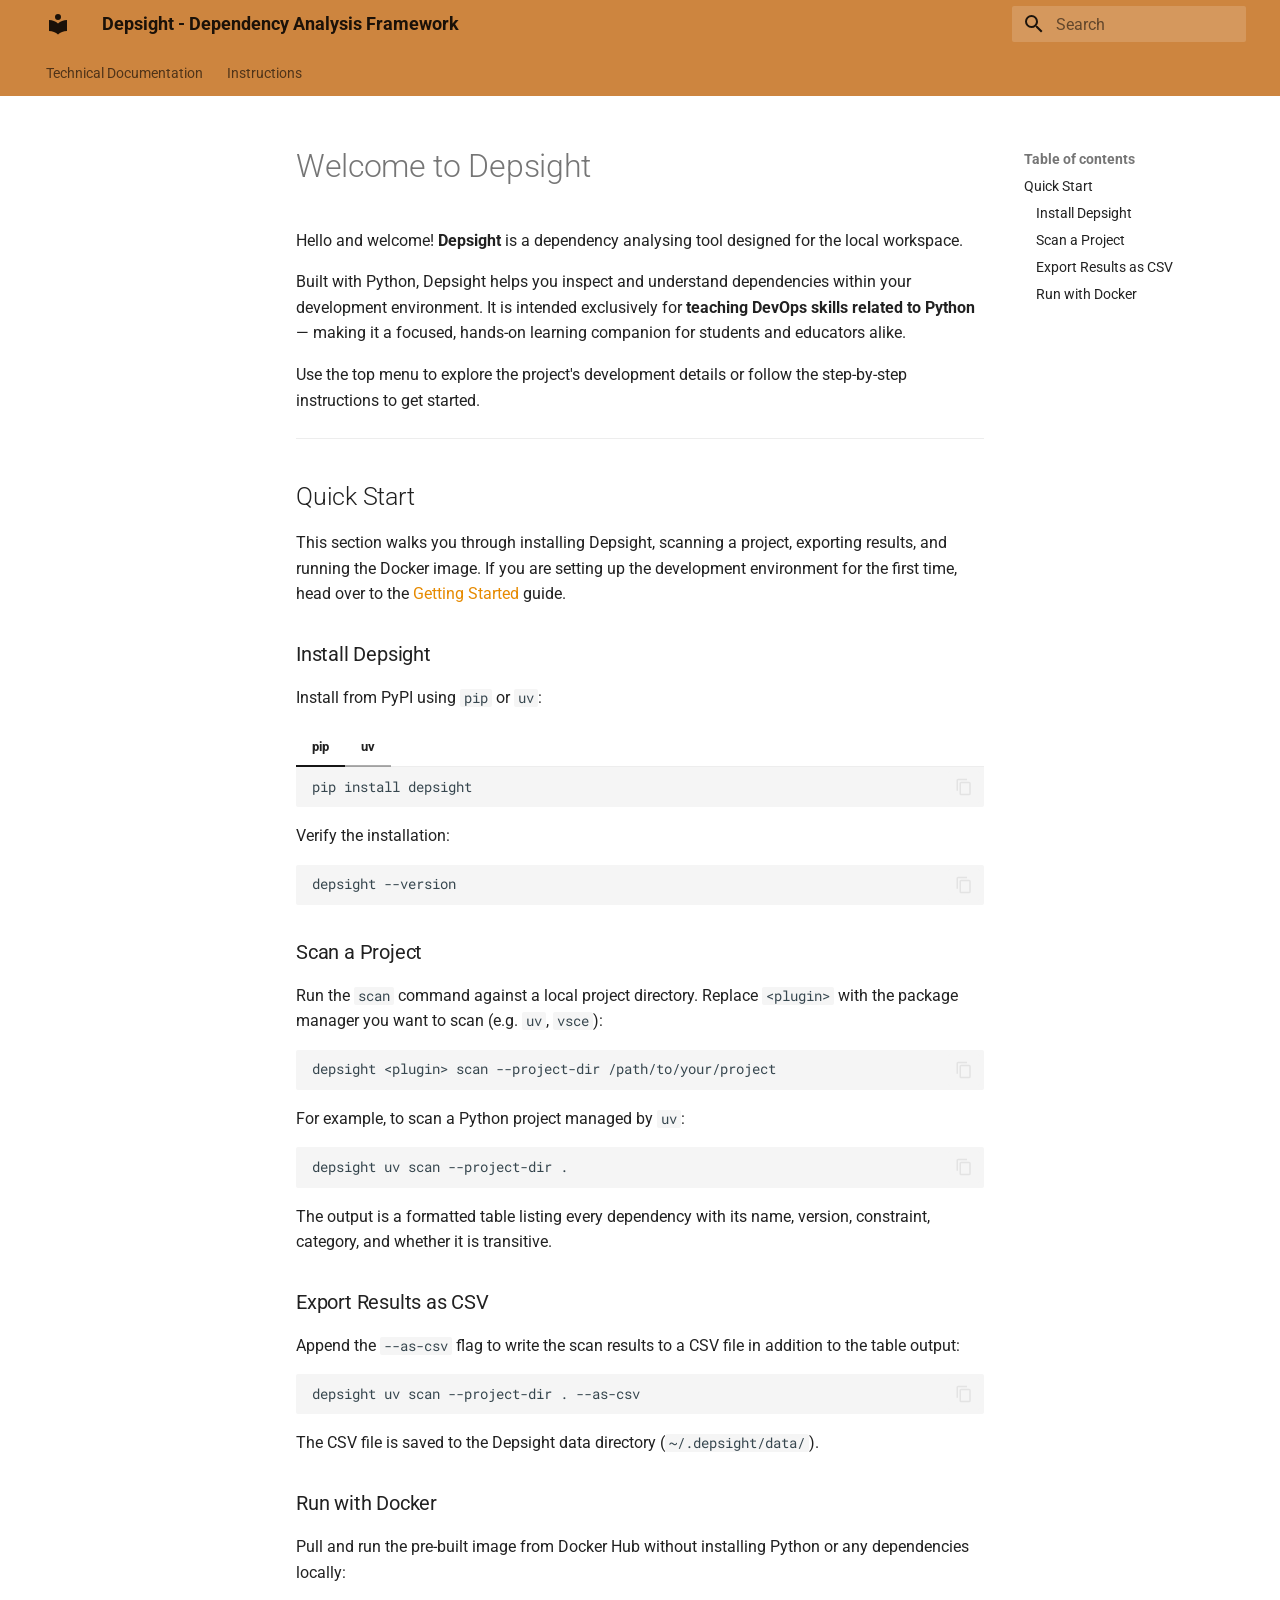
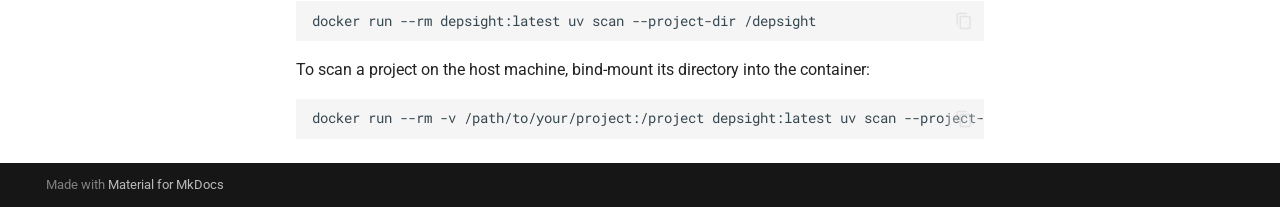
<file: index.html>
<!doctype html>
<html lang="en" class="no-js">
  <head>
    
      <meta charset="utf-8">
      <meta name="viewport" content="width=device-width,initial-scale=1">
      
        <meta name="description" content="A modular dependency analysis framework for local workspaces">
      
      
      
      
      
      
        
      
      
      <link rel="icon" href="assets/images/favicon.png">
      <meta name="generator" content="mkdocs-1.6.1, mkdocs-material-9.7.6">
    
    
      
        <title>Depsight - Dependency Analysis Framework</title>
      
    
    
      <link rel="stylesheet" href="assets/stylesheets/main.484c7ddc.min.css">
      
        
        <link rel="stylesheet" href="assets/stylesheets/palette.ab4e12ef.min.css">
      
      


    
    
      
    
    
      
        
        
        <link rel="preconnect" href="https://fonts.gstatic.com" crossorigin>
        <link rel="stylesheet" href="https://fonts.googleapis.com/css?family=Roboto:300,300i,400,400i,700,700i%7CRoboto+Mono:400,400i,700,700i&display=fallback">
        <style>:root{--md-text-font:"Roboto";--md-code-font:"Roboto Mono"}</style>
      
    
    
      <link rel="stylesheet" href="stylesheets/extra.css">
    
    <script>__md_scope=new URL(".",location),__md_hash=e=>[...e].reduce(((e,_)=>(e<<5)-e+_.charCodeAt(0)),0),__md_get=(e,_=localStorage,t=__md_scope)=>JSON.parse(_.getItem(t.pathname+"."+e)),__md_set=(e,_,t=localStorage,a=__md_scope)=>{try{t.setItem(a.pathname+"."+e,JSON.stringify(_))}catch(e){}}</script>
    
      

    
    
  </head>
  
  
    
    
    
    
    
    <body dir="ltr" data-md-color-scheme="default" data-md-color-primary="orange" data-md-color-accent="orange">
  
    
    <input class="md-toggle" data-md-toggle="drawer" type="checkbox" id="__drawer" autocomplete="off">
    <input class="md-toggle" data-md-toggle="search" type="checkbox" id="__search" autocomplete="off">
    <label class="md-overlay" for="__drawer"></label>
    <div data-md-component="skip">
      
        
        <a href="#welcome-to-depsight" class="md-skip">
          Skip to content
        </a>
      
    </div>
    <div data-md-component="announce">
      
    </div>
    
    
      

<header class="md-header" data-md-component="header">
  <nav class="md-header__inner md-grid" aria-label="Header">
    <a href="." title="Depsight - Dependency Analysis Framework" class="md-header__button md-logo" aria-label="Depsight - Dependency Analysis Framework" data-md-component="logo">
      
  
  <svg xmlns="http://www.w3.org/2000/svg" viewBox="0 0 24 24"><path d="M12 8a3 3 0 0 0 3-3 3 3 0 0 0-3-3 3 3 0 0 0-3 3 3 3 0 0 0 3 3m0 3.54C9.64 9.35 6.5 8 3 8v11c3.5 0 6.64 1.35 9 3.54 2.36-2.19 5.5-3.54 9-3.54V8c-3.5 0-6.64 1.35-9 3.54"/></svg>

    </a>
    <label class="md-header__button md-icon" for="__drawer">
      
      <svg xmlns="http://www.w3.org/2000/svg" viewBox="0 0 24 24"><path d="M3 6h18v2H3zm0 5h18v2H3zm0 5h18v2H3z"/></svg>
    </label>
    <div class="md-header__title" data-md-component="header-title">
      <div class="md-header__ellipsis">
        <div class="md-header__topic">
          <span class="md-ellipsis">
            Depsight - Dependency Analysis Framework
          </span>
        </div>
        <div class="md-header__topic" data-md-component="header-topic">
          <span class="md-ellipsis">
            
              Welcome to Depsight
            
          </span>
        </div>
      </div>
    </div>
    
      
    
    
    
    
      
      
        <label class="md-header__button md-icon" for="__search">
          
          <svg xmlns="http://www.w3.org/2000/svg" viewBox="0 0 24 24"><path d="M9.5 3A6.5 6.5 0 0 1 16 9.5c0 1.61-.59 3.09-1.56 4.23l.27.27h.79l5 5-1.5 1.5-5-5v-.79l-.27-.27A6.52 6.52 0 0 1 9.5 16 6.5 6.5 0 0 1 3 9.5 6.5 6.5 0 0 1 9.5 3m0 2C7 5 5 7 5 9.5S7 14 9.5 14 14 12 14 9.5 12 5 9.5 5"/></svg>
        </label>
        <div class="md-search" data-md-component="search" role="dialog">
  <label class="md-search__overlay" for="__search"></label>
  <div class="md-search__inner" role="search">
    <form class="md-search__form" name="search">
      <input type="text" class="md-search__input" name="query" aria-label="Search" placeholder="Search" autocapitalize="off" autocorrect="off" autocomplete="off" spellcheck="false" data-md-component="search-query" required>
      <label class="md-search__icon md-icon" for="__search">
        
        <svg xmlns="http://www.w3.org/2000/svg" viewBox="0 0 24 24"><path d="M9.5 3A6.5 6.5 0 0 1 16 9.5c0 1.61-.59 3.09-1.56 4.23l.27.27h.79l5 5-1.5 1.5-5-5v-.79l-.27-.27A6.52 6.52 0 0 1 9.5 16 6.5 6.5 0 0 1 3 9.5 6.5 6.5 0 0 1 9.5 3m0 2C7 5 5 7 5 9.5S7 14 9.5 14 14 12 14 9.5 12 5 9.5 5"/></svg>
        
        <svg xmlns="http://www.w3.org/2000/svg" viewBox="0 0 24 24"><path d="M20 11v2H8l5.5 5.5-1.42 1.42L4.16 12l7.92-7.92L13.5 5.5 8 11z"/></svg>
      </label>
      <nav class="md-search__options" aria-label="Search">
        
        <button type="reset" class="md-search__icon md-icon" title="Clear" aria-label="Clear" tabindex="-1">
          
          <svg xmlns="http://www.w3.org/2000/svg" viewBox="0 0 24 24"><path d="M19 6.41 17.59 5 12 10.59 6.41 5 5 6.41 10.59 12 5 17.59 6.41 19 12 13.41 17.59 19 19 17.59 13.41 12z"/></svg>
        </button>
      </nav>
      
    </form>
    <div class="md-search__output">
      <div class="md-search__scrollwrap" tabindex="0" data-md-scrollfix>
        <div class="md-search-result" data-md-component="search-result">
          <div class="md-search-result__meta">
            Initializing search
          </div>
          <ol class="md-search-result__list" role="presentation"></ol>
        </div>
      </div>
    </div>
  </div>
</div>
      
    
    
  </nav>
  
</header>
    
    <div class="md-container" data-md-component="container">
      
      
        
          
            
<nav class="md-tabs" aria-label="Tabs" data-md-component="tabs">
  <div class="md-grid">
    <ul class="md-tabs__list">
      
        
  
  
  
  
    
    
      
  
  
  
  
    
    
      <li class="md-tabs__item">
        <a href="technical-documentation/development/project-overview/" class="md-tabs__link">
          
  
  
  Technical Documentation

        </a>
      </li>
    
  

    
  

      
        
  
  
  
  
    
    
      
  
  
  
  
    
    
      <li class="md-tabs__item">
        <a href="instructions/getting-started/getting-started/" class="md-tabs__link">
          
  
  
  Instructions

        </a>
      </li>
    
  

    
  

      
    </ul>
  </div>
</nav>
          
        
      
      <main class="md-main" data-md-component="main">
        <div class="md-main__inner md-grid">
          
            
              
              <div class="md-sidebar md-sidebar--primary" data-md-component="sidebar" data-md-type="navigation" >
                <div class="md-sidebar__scrollwrap">
                  <div class="md-sidebar__inner">
                    


  


<nav class="md-nav md-nav--primary md-nav--lifted" aria-label="Navigation" data-md-level="0">
  <label class="md-nav__title" for="__drawer">
    <a href="." title="Depsight - Dependency Analysis Framework" class="md-nav__button md-logo" aria-label="Depsight - Dependency Analysis Framework" data-md-component="logo">
      
  
  <svg xmlns="http://www.w3.org/2000/svg" viewBox="0 0 24 24"><path d="M12 8a3 3 0 0 0 3-3 3 3 0 0 0-3-3 3 3 0 0 0-3 3 3 3 0 0 0 3 3m0 3.54C9.64 9.35 6.5 8 3 8v11c3.5 0 6.64 1.35 9 3.54 2.36-2.19 5.5-3.54 9-3.54V8c-3.5 0-6.64 1.35-9 3.54"/></svg>

    </a>
    Depsight - Dependency Analysis Framework
  </label>
  
  <ul class="md-nav__list" data-md-scrollfix>
    
      
      
  
  
  
  
    
    
    
    
      
      
        
      
    
    
    <li class="md-nav__item md-nav__item--nested">
      
        
        
        <input class="md-nav__toggle md-toggle " type="checkbox" id="__nav_1" >
        
          
          <label class="md-nav__link" for="__nav_1" id="__nav_1_label" tabindex="0">
            
  
  
  <span class="md-ellipsis">
    
  
    Technical Documentation
  

    
  </span>
  
  

            <span class="md-nav__icon md-icon"></span>
          </label>
        
        <nav class="md-nav" data-md-level="1" aria-labelledby="__nav_1_label" aria-expanded="false">
          <label class="md-nav__title" for="__nav_1">
            <span class="md-nav__icon md-icon"></span>
            
  
    Technical Documentation
  

          </label>
          <ul class="md-nav__list" data-md-scrollfix>
            
              
                
  
  
  
  
    
    
    
    
      
      
        
      
    
    
    <li class="md-nav__item md-nav__item--nested">
      
        
        
        <input class="md-nav__toggle md-toggle " type="checkbox" id="__nav_1_1" >
        
          
          <label class="md-nav__link" for="__nav_1_1" id="__nav_1_1_label" tabindex="0">
            
  
  
  <span class="md-ellipsis">
    
  
    Architecture & Development
  

    
  </span>
  
  

            <span class="md-nav__icon md-icon"></span>
          </label>
        
        <nav class="md-nav" data-md-level="2" aria-labelledby="__nav_1_1_label" aria-expanded="false">
          <label class="md-nav__title" for="__nav_1_1">
            <span class="md-nav__icon md-icon"></span>
            
  
    Architecture & Development
  

          </label>
          <ul class="md-nav__list" data-md-scrollfix>
            
              
                
  
  
  
  
    <li class="md-nav__item">
      <a href="technical-documentation/development/project-overview/" class="md-nav__link">
        
  
  
  <span class="md-ellipsis">
    
  
    Project Overview
  

    
  </span>
  
  

      </a>
    </li>
  

              
            
              
                
  
  
  
  
    <li class="md-nav__item">
      <a href="technical-documentation/development/dev-environment/" class="md-nav__link">
        
  
  
  <span class="md-ellipsis">
    
  
    Development Environment
  

    
  </span>
  
  

      </a>
    </li>
  

              
            
              
                
  
  
  
  
    <li class="md-nav__item">
      <a href="technical-documentation/development/cli-architecture/" class="md-nav__link">
        
  
  
  <span class="md-ellipsis">
    
  
    CLI Architecture
  

    
  </span>
  
  

      </a>
    </li>
  

              
            
              
                
  
  
  
  
    <li class="md-nav__item">
      <a href="technical-documentation/development/agentic-engineering/" class="md-nav__link">
        
  
  
  <span class="md-ellipsis">
    
  
    Agentic Engineering
  

    
  </span>
  
  

      </a>
    </li>
  

              
            
          </ul>
        </nav>
      
    </li>
  

              
            
              
                
  
  
  
  
    
    
    
    
      
      
        
      
    
    
    <li class="md-nav__item md-nav__item--nested">
      
        
        
        <input class="md-nav__toggle md-toggle " type="checkbox" id="__nav_1_2" >
        
          
          <label class="md-nav__link" for="__nav_1_2" id="__nav_1_2_label" tabindex="0">
            
  
  
  <span class="md-ellipsis">
    
  
    Integration & Deployment
  

    
  </span>
  
  

            <span class="md-nav__icon md-icon"></span>
          </label>
        
        <nav class="md-nav" data-md-level="2" aria-labelledby="__nav_1_2_label" aria-expanded="false">
          <label class="md-nav__title" for="__nav_1_2">
            <span class="md-nav__icon md-icon"></span>
            
  
    Integration & Deployment
  

          </label>
          <ul class="md-nav__list" data-md-scrollfix>
            
              
                
  
  
  
  
    <li class="md-nav__item">
      <a href="technical-documentation/integration_and_deployment/distribution/" class="md-nav__link">
        
  
  
  <span class="md-ellipsis">
    
  
    Distribution
  

    
  </span>
  
  

      </a>
    </li>
  

              
            
              
                
  
  
  
  
    <li class="md-nav__item">
      <a href="technical-documentation/integration_and_deployment/ci_cd/" class="md-nav__link">
        
  
  
  <span class="md-ellipsis">
    
  
    CI/CD
  

    
  </span>
  
  

      </a>
    </li>
  

              
            
          </ul>
        </nav>
      
    </li>
  

              
            
          </ul>
        </nav>
      
    </li>
  

    
      
      
  
  
  
  
    
    
    
    
      
      
        
      
    
    
    <li class="md-nav__item md-nav__item--nested">
      
        
        
        <input class="md-nav__toggle md-toggle " type="checkbox" id="__nav_2" >
        
          
          <label class="md-nav__link" for="__nav_2" id="__nav_2_label" tabindex="0">
            
  
  
  <span class="md-ellipsis">
    
  
    Instructions
  

    
  </span>
  
  

            <span class="md-nav__icon md-icon"></span>
          </label>
        
        <nav class="md-nav" data-md-level="1" aria-labelledby="__nav_2_label" aria-expanded="false">
          <label class="md-nav__title" for="__nav_2">
            <span class="md-nav__icon md-icon"></span>
            
  
    Instructions
  

          </label>
          <ul class="md-nav__list" data-md-scrollfix>
            
              
                
  
  
  
  
    
    
    
    
      
      
        
      
    
    
    <li class="md-nav__item md-nav__item--nested">
      
        
        
        <input class="md-nav__toggle md-toggle " type="checkbox" id="__nav_2_1" >
        
          
          <label class="md-nav__link" for="__nav_2_1" id="__nav_2_1_label" tabindex="0">
            
  
  
  <span class="md-ellipsis">
    
  
    Getting Started
  

    
  </span>
  
  

            <span class="md-nav__icon md-icon"></span>
          </label>
        
        <nav class="md-nav" data-md-level="2" aria-labelledby="__nav_2_1_label" aria-expanded="false">
          <label class="md-nav__title" for="__nav_2_1">
            <span class="md-nav__icon md-icon"></span>
            
  
    Getting Started
  

          </label>
          <ul class="md-nav__list" data-md-scrollfix>
            
              
                
  
  
  
  
    <li class="md-nav__item">
      <a href="instructions/getting-started/getting-started/" class="md-nav__link">
        
  
  
  <span class="md-ellipsis">
    
  
    Getting Started
  

    
  </span>
  
  

      </a>
    </li>
  

              
            
          </ul>
        </nav>
      
    </li>
  

              
            
              
                
  
  
  
  
    
    
    
    
      
      
        
      
    
    
    <li class="md-nav__item md-nav__item--nested">
      
        
        
        <input class="md-nav__toggle md-toggle " type="checkbox" id="__nav_2_2" >
        
          
          <label class="md-nav__link" for="__nav_2_2" id="__nav_2_2_label" tabindex="0">
            
  
  
  <span class="md-ellipsis">
    
  
    Tasks
  

    
  </span>
  
  

            <span class="md-nav__icon md-icon"></span>
          </label>
        
        <nav class="md-nav" data-md-level="2" aria-labelledby="__nav_2_2_label" aria-expanded="false">
          <label class="md-nav__title" for="__nav_2_2">
            <span class="md-nav__icon md-icon"></span>
            
  
    Tasks
  

          </label>
          <ul class="md-nav__list" data-md-scrollfix>
            
              
                
  
  
  
  
    <li class="md-nav__item">
      <a href="instructions/tasks/task-1-write-a-npm-plugin/" class="md-nav__link">
        
  
  
  <span class="md-ellipsis">
    
  
    Task 1: Write an NPM Plugin
  

    
  </span>
  
  

      </a>
    </li>
  

              
            
              
                
  
  
  
  
    <li class="md-nav__item">
      <a href="instructions/tasks/task-2-package-and-publish-your-plugin/" class="md-nav__link">
        
  
  
  <span class="md-ellipsis">
    
  
    Task 2: Package and Publish Your Plugin
  

    
  </span>
  
  

      </a>
    </li>
  

              
            
              
                
  
  
  
  
    <li class="md-nav__item">
      <a href="instructions/tasks/task-3-scan-dependencies/" class="md-nav__link">
        
  
  
  <span class="md-ellipsis">
    
  
    Task 3: Scan Dependencies
  

    
  </span>
  
  

      </a>
    </li>
  

              
            
          </ul>
        </nav>
      
    </li>
  

              
            
          </ul>
        </nav>
      
    </li>
  

    
  </ul>
</nav>
                  </div>
                </div>
              </div>
            
            
              
              <div class="md-sidebar md-sidebar--secondary" data-md-component="sidebar" data-md-type="toc" >
                <div class="md-sidebar__scrollwrap">
                  <div class="md-sidebar__inner">
                    

<nav class="md-nav md-nav--secondary" aria-label="Table of contents">
  
  
  
    
  
  
    <label class="md-nav__title" for="__toc">
      <span class="md-nav__icon md-icon"></span>
      Table of contents
    </label>
    <ul class="md-nav__list" data-md-component="toc" data-md-scrollfix>
      
        <li class="md-nav__item">
  <a href="#quick-start" class="md-nav__link">
    <span class="md-ellipsis">
      
        Quick Start
      
    </span>
  </a>
  
    <nav class="md-nav" aria-label="Quick Start">
      <ul class="md-nav__list">
        
          <li class="md-nav__item">
  <a href="#install-depsight" class="md-nav__link">
    <span class="md-ellipsis">
      
        Install Depsight
      
    </span>
  </a>
  
</li>
        
          <li class="md-nav__item">
  <a href="#scan-a-project" class="md-nav__link">
    <span class="md-ellipsis">
      
        Scan a Project
      
    </span>
  </a>
  
</li>
        
          <li class="md-nav__item">
  <a href="#export-results-as-csv" class="md-nav__link">
    <span class="md-ellipsis">
      
        Export Results as CSV
      
    </span>
  </a>
  
</li>
        
          <li class="md-nav__item">
  <a href="#run-with-docker" class="md-nav__link">
    <span class="md-ellipsis">
      
        Run with Docker
      
    </span>
  </a>
  
</li>
        
      </ul>
    </nav>
  
</li>
      
    </ul>
  
</nav>
                  </div>
                </div>
              </div>
            
          
          
            <div class="md-content" data-md-component="content">
              
              <article class="md-content__inner md-typeset">
                
                  



<h1 id="welcome-to-depsight">Welcome to Depsight</h1>
<p>Hello and welcome! <strong>Depsight</strong> is a dependency analysing tool designed for the local workspace.</p>
<p>Built with Python, Depsight helps you inspect and understand dependencies within your development environment. It is intended exclusively for <strong>teaching DevOps skills related to Python</strong> — making it a focused, hands-on learning companion for students and educators alike.</p>
<p>Use the top menu to explore the project's development details or follow the step-by-step instructions to get started.</p>
<hr />
<h2 id="quick-start">Quick Start</h2>
<p>This section walks you through installing Depsight, scanning a project, exporting results, and running the Docker image. If you are setting up the development environment for the first time, head over to the <a href="instructions/getting-started/getting-started/">Getting Started</a> guide.</p>
<h3 id="install-depsight">Install Depsight</h3>
<p>Install from PyPI using <code>pip</code> or <code>uv</code>:</p>
<div class="tabbed-set tabbed-alternate" data-tabs="1:2"><input checked="checked" id="__tabbed_1_1" name="__tabbed_1" type="radio" /><input id="__tabbed_1_2" name="__tabbed_1" type="radio" /><div class="tabbed-labels"><label for="__tabbed_1_1">pip</label><label for="__tabbed_1_2">uv</label></div>
<div class="tabbed-content">
<div class="tabbed-block">
<div class="highlight"><pre><span></span><code>pip<span class="w"> </span>install<span class="w"> </span>depsight
</code></pre></div>
</div>
<div class="tabbed-block">
<div class="highlight"><pre><span></span><code>uv<span class="w"> </span>tool<span class="w"> </span>install<span class="w"> </span>depsight
</code></pre></div>
</div>
</div>
</div>
<p>Verify the installation:</p>
<div class="highlight"><pre><span></span><code>depsight<span class="w"> </span>--version
</code></pre></div>
<h3 id="scan-a-project">Scan a Project</h3>
<p>Run the <code>scan</code> command against a local project directory. Replace <code>&lt;plugin&gt;</code> with the package manager you want to scan (e.g. <code>uv</code>, <code>vsce</code>):</p>
<div class="highlight"><pre><span></span><code>depsight<span class="w"> </span>&lt;plugin&gt;<span class="w"> </span>scan<span class="w"> </span>--project-dir<span class="w"> </span>/path/to/your/project
</code></pre></div>
<p>For example, to scan a Python project managed by <code>uv</code>:</p>
<div class="highlight"><pre><span></span><code>depsight<span class="w"> </span>uv<span class="w"> </span>scan<span class="w"> </span>--project-dir<span class="w"> </span>.
</code></pre></div>
<p>The output is a formatted table listing every dependency with its name, version, constraint, category, and whether it is transitive.</p>
<h3 id="export-results-as-csv">Export Results as CSV</h3>
<p>Append the <code>--as-csv</code> flag to write the scan results to a CSV file in addition to the table output:</p>
<div class="highlight"><pre><span></span><code>depsight<span class="w"> </span>uv<span class="w"> </span>scan<span class="w"> </span>--project-dir<span class="w"> </span>.<span class="w"> </span>--as-csv
</code></pre></div>
<p>The CSV file is saved to the Depsight data directory (<code>~/.depsight/data/</code>).</p>
<h3 id="run-with-docker">Run with Docker</h3>
<p>Pull and run the pre-built image from Docker Hub without installing Python or any dependencies locally:</p>
<div class="highlight"><pre><span></span><code>docker<span class="w"> </span>run<span class="w"> </span>--rm<span class="w"> </span>depsight:latest<span class="w"> </span>uv<span class="w"> </span>scan<span class="w"> </span>--project-dir<span class="w"> </span>/depsight
</code></pre></div>
<p>To scan a project on the host machine, bind-mount its directory into the container:</p>
<div class="highlight"><pre><span></span><code>docker<span class="w"> </span>run<span class="w"> </span>--rm<span class="w"> </span>-v<span class="w"> </span>/path/to/your/project:/project<span class="w"> </span>depsight:latest<span class="w"> </span>uv<span class="w"> </span>scan<span class="w"> </span>--project-dir<span class="w"> </span>/project
</code></pre></div>












                
              </article>
            </div>
          
          
<script>var target=document.getElementById(location.hash.slice(1));target&&target.name&&(target.checked=target.name.startsWith("__tabbed_"))</script>
        </div>
        
      </main>
      
        <footer class="md-footer">
  
  <div class="md-footer-meta md-typeset">
    <div class="md-footer-meta__inner md-grid">
      <div class="md-copyright">
  
  
    Made with
    <a href="https://squidfunk.github.io/mkdocs-material/" target="_blank" rel="noopener">
      Material for MkDocs
    </a>
  
</div>
      
    </div>
  </div>
</footer>
      
    </div>
    <div class="md-dialog" data-md-component="dialog">
      <div class="md-dialog__inner md-typeset"></div>
    </div>
    
    
    
      
      
      <script id="__config" type="application/json">{"annotate": null, "base": ".", "features": ["navigation.tabs", "navigation.sections", "content.code.copy"], "search": "assets/javascripts/workers/search.2c215733.min.js", "tags": null, "translations": {"clipboard.copied": "Copied to clipboard", "clipboard.copy": "Copy to clipboard", "search.result.more.one": "1 more on this page", "search.result.more.other": "# more on this page", "search.result.none": "No matching documents", "search.result.one": "1 matching document", "search.result.other": "# matching documents", "search.result.placeholder": "Type to start searching", "search.result.term.missing": "Missing", "select.version": "Select version"}, "version": null}</script>
    
    
      <script src="assets/javascripts/bundle.79ae519e.min.js"></script>
      
    
  </body>
</html>
</file>
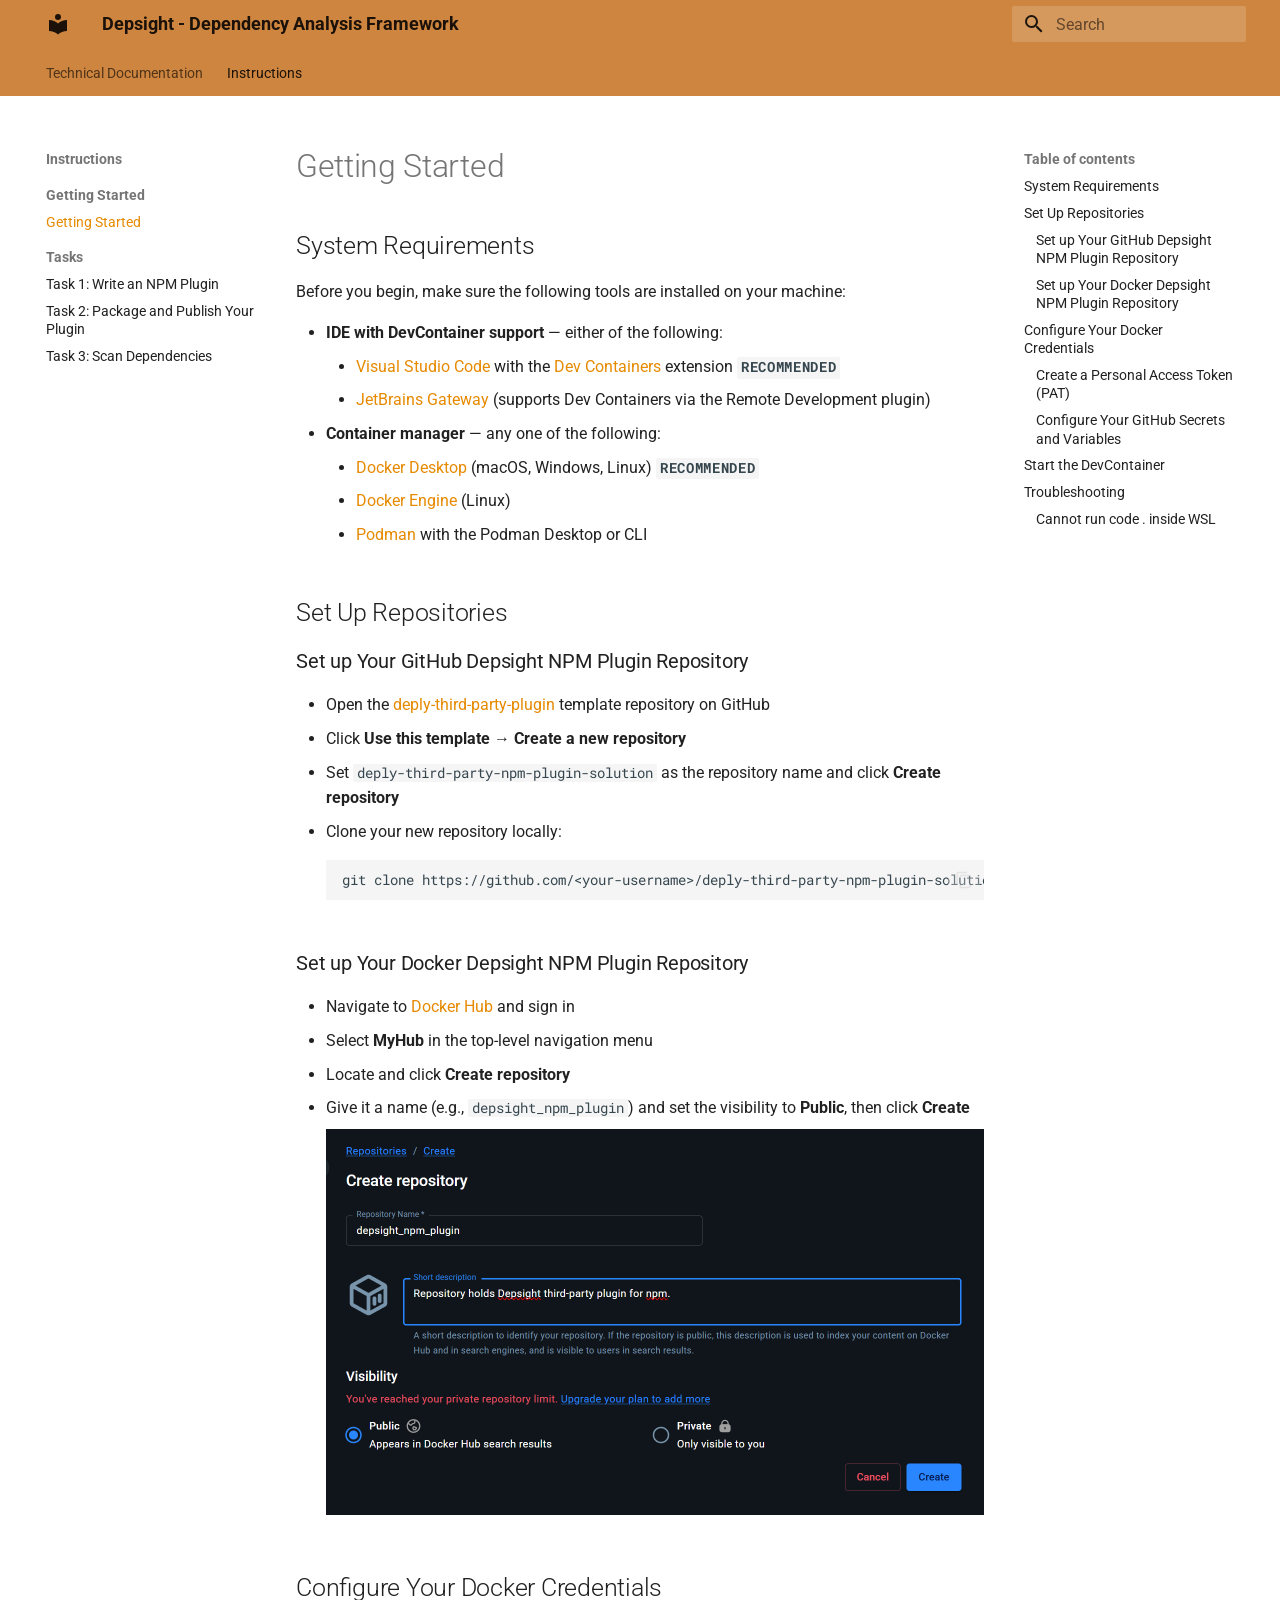
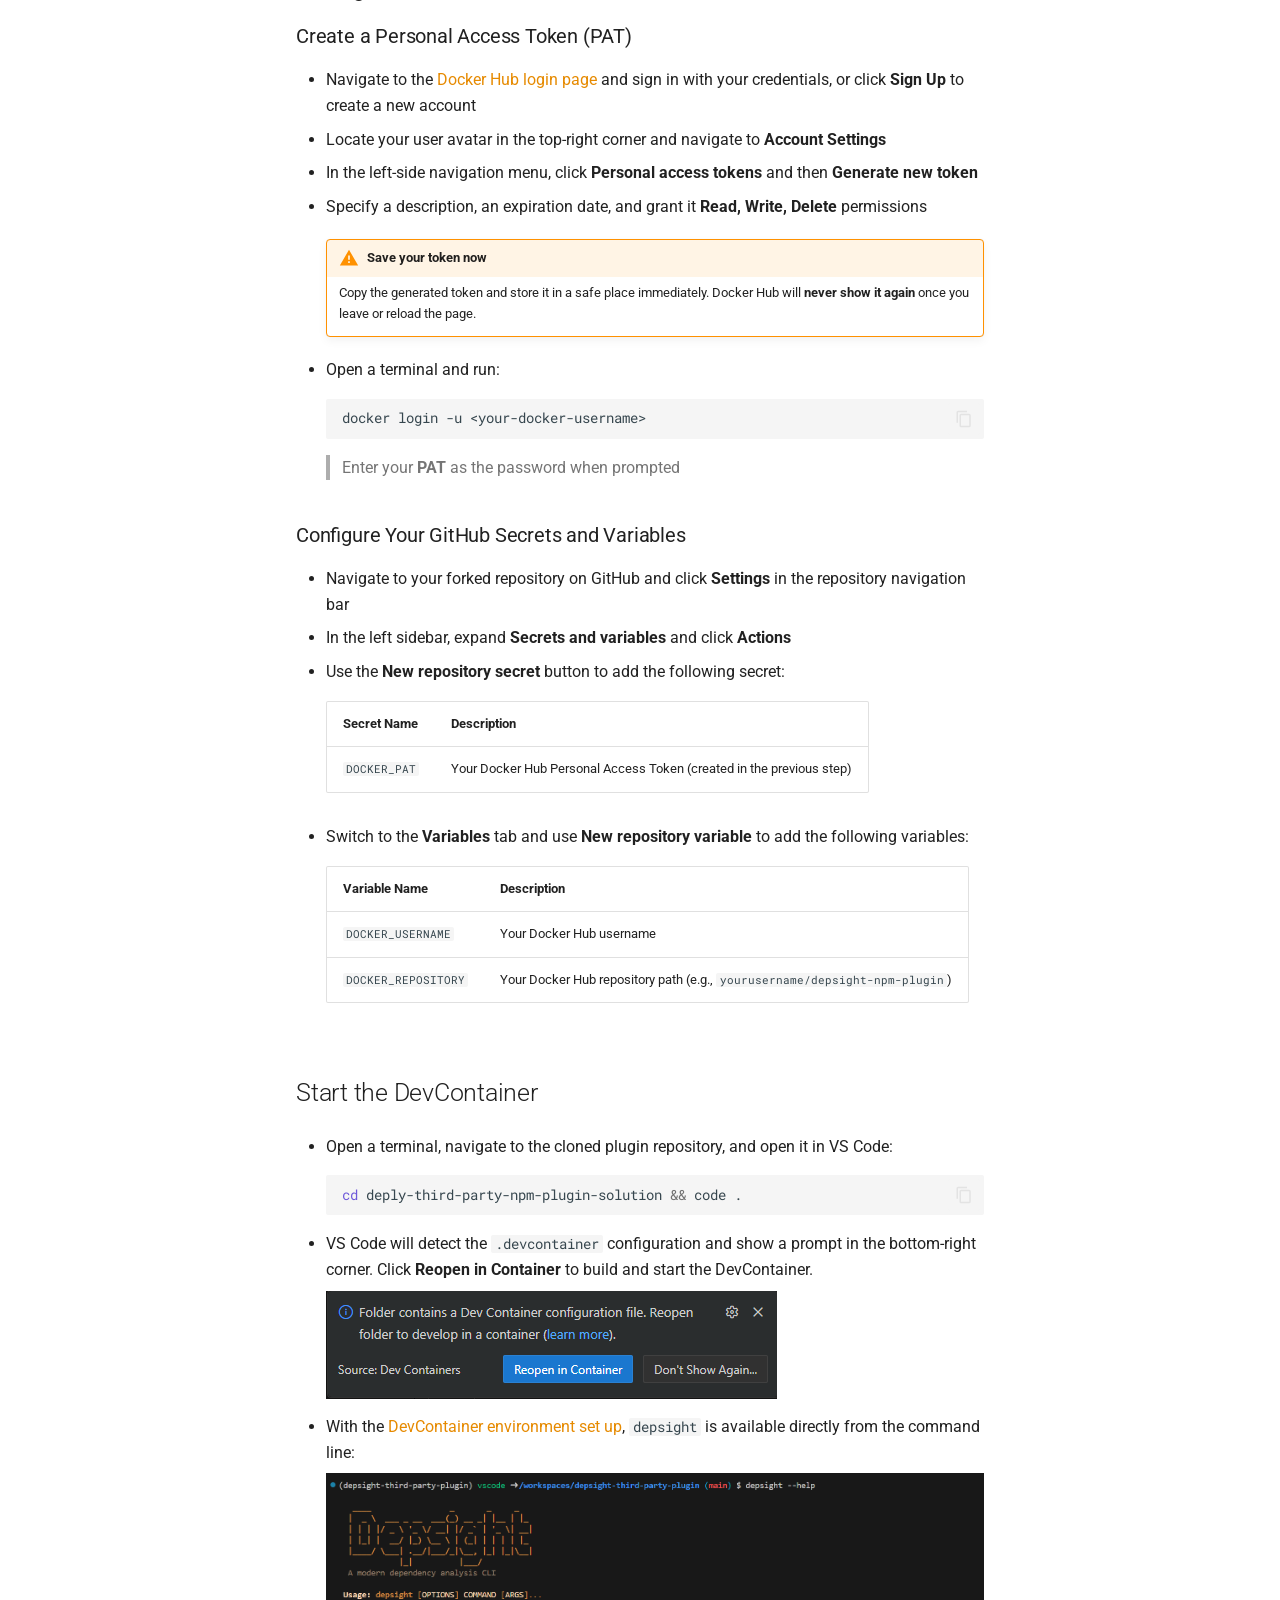
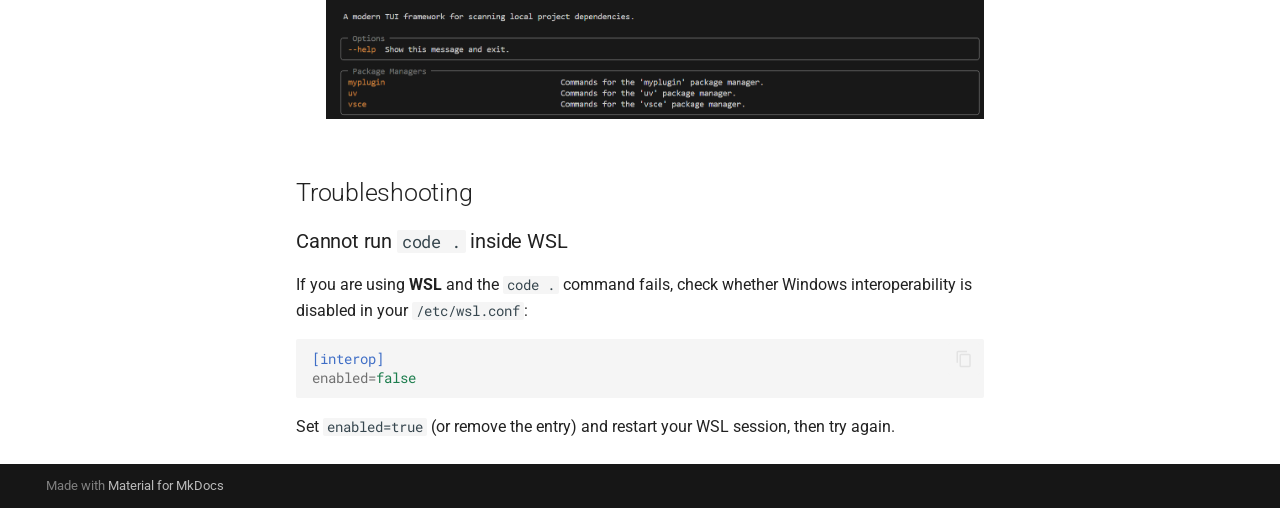
<file: instructions/getting-started/getting-started/index.html>
<!doctype html>
<html lang="en" class="no-js">
  <head>
    
      <meta charset="utf-8">
      <meta name="viewport" content="width=device-width,initial-scale=1">
      
        <meta name="description" content="A modular dependency analysis framework for local workspaces">
      
      
      
      
        <link rel="prev" href="../../../technical-documentation/integration_and_deployment/ci_cd/">
      
      
        <link rel="next" href="../../tasks/task-1-write-a-npm-plugin/">
      
      
        
      
      
      <link rel="icon" href="../../../assets/images/favicon.png">
      <meta name="generator" content="mkdocs-1.6.1, mkdocs-material-9.7.6">
    
    
      
        <title>Getting Started - Depsight - Dependency Analysis Framework</title>
      
    
    
      <link rel="stylesheet" href="../../../assets/stylesheets/main.484c7ddc.min.css">
      
        
        <link rel="stylesheet" href="../../../assets/stylesheets/palette.ab4e12ef.min.css">
      
      


    
    
      
    
    
      
        
        
        <link rel="preconnect" href="https://fonts.gstatic.com" crossorigin>
        <link rel="stylesheet" href="https://fonts.googleapis.com/css?family=Roboto:300,300i,400,400i,700,700i%7CRoboto+Mono:400,400i,700,700i&display=fallback">
        <style>:root{--md-text-font:"Roboto";--md-code-font:"Roboto Mono"}</style>
      
    
    
      <link rel="stylesheet" href="../../../stylesheets/extra.css">
    
    <script>__md_scope=new URL("../../..",location),__md_hash=e=>[...e].reduce(((e,_)=>(e<<5)-e+_.charCodeAt(0)),0),__md_get=(e,_=localStorage,t=__md_scope)=>JSON.parse(_.getItem(t.pathname+"."+e)),__md_set=(e,_,t=localStorage,a=__md_scope)=>{try{t.setItem(a.pathname+"."+e,JSON.stringify(_))}catch(e){}}</script>
    
      

    
    
  </head>
  
  
    
    
    
    
    
    <body dir="ltr" data-md-color-scheme="default" data-md-color-primary="orange" data-md-color-accent="orange">
  
    
    <input class="md-toggle" data-md-toggle="drawer" type="checkbox" id="__drawer" autocomplete="off">
    <input class="md-toggle" data-md-toggle="search" type="checkbox" id="__search" autocomplete="off">
    <label class="md-overlay" for="__drawer"></label>
    <div data-md-component="skip">
      
        
        <a href="#getting-started" class="md-skip">
          Skip to content
        </a>
      
    </div>
    <div data-md-component="announce">
      
    </div>
    
    
      

<header class="md-header" data-md-component="header">
  <nav class="md-header__inner md-grid" aria-label="Header">
    <a href="../../.." title="Depsight - Dependency Analysis Framework" class="md-header__button md-logo" aria-label="Depsight - Dependency Analysis Framework" data-md-component="logo">
      
  
  <svg xmlns="http://www.w3.org/2000/svg" viewBox="0 0 24 24"><path d="M12 8a3 3 0 0 0 3-3 3 3 0 0 0-3-3 3 3 0 0 0-3 3 3 3 0 0 0 3 3m0 3.54C9.64 9.35 6.5 8 3 8v11c3.5 0 6.64 1.35 9 3.54 2.36-2.19 5.5-3.54 9-3.54V8c-3.5 0-6.64 1.35-9 3.54"/></svg>

    </a>
    <label class="md-header__button md-icon" for="__drawer">
      
      <svg xmlns="http://www.w3.org/2000/svg" viewBox="0 0 24 24"><path d="M3 6h18v2H3zm0 5h18v2H3zm0 5h18v2H3z"/></svg>
    </label>
    <div class="md-header__title" data-md-component="header-title">
      <div class="md-header__ellipsis">
        <div class="md-header__topic">
          <span class="md-ellipsis">
            Depsight - Dependency Analysis Framework
          </span>
        </div>
        <div class="md-header__topic" data-md-component="header-topic">
          <span class="md-ellipsis">
            
              Getting Started
            
          </span>
        </div>
      </div>
    </div>
    
      
    
    
    
    
      
      
        <label class="md-header__button md-icon" for="__search">
          
          <svg xmlns="http://www.w3.org/2000/svg" viewBox="0 0 24 24"><path d="M9.5 3A6.5 6.5 0 0 1 16 9.5c0 1.61-.59 3.09-1.56 4.23l.27.27h.79l5 5-1.5 1.5-5-5v-.79l-.27-.27A6.52 6.52 0 0 1 9.5 16 6.5 6.5 0 0 1 3 9.5 6.5 6.5 0 0 1 9.5 3m0 2C7 5 5 7 5 9.5S7 14 9.5 14 14 12 14 9.5 12 5 9.5 5"/></svg>
        </label>
        <div class="md-search" data-md-component="search" role="dialog">
  <label class="md-search__overlay" for="__search"></label>
  <div class="md-search__inner" role="search">
    <form class="md-search__form" name="search">
      <input type="text" class="md-search__input" name="query" aria-label="Search" placeholder="Search" autocapitalize="off" autocorrect="off" autocomplete="off" spellcheck="false" data-md-component="search-query" required>
      <label class="md-search__icon md-icon" for="__search">
        
        <svg xmlns="http://www.w3.org/2000/svg" viewBox="0 0 24 24"><path d="M9.5 3A6.5 6.5 0 0 1 16 9.5c0 1.61-.59 3.09-1.56 4.23l.27.27h.79l5 5-1.5 1.5-5-5v-.79l-.27-.27A6.52 6.52 0 0 1 9.5 16 6.5 6.5 0 0 1 3 9.5 6.5 6.5 0 0 1 9.5 3m0 2C7 5 5 7 5 9.5S7 14 9.5 14 14 12 14 9.5 12 5 9.5 5"/></svg>
        
        <svg xmlns="http://www.w3.org/2000/svg" viewBox="0 0 24 24"><path d="M20 11v2H8l5.5 5.5-1.42 1.42L4.16 12l7.92-7.92L13.5 5.5 8 11z"/></svg>
      </label>
      <nav class="md-search__options" aria-label="Search">
        
        <button type="reset" class="md-search__icon md-icon" title="Clear" aria-label="Clear" tabindex="-1">
          
          <svg xmlns="http://www.w3.org/2000/svg" viewBox="0 0 24 24"><path d="M19 6.41 17.59 5 12 10.59 6.41 5 5 6.41 10.59 12 5 17.59 6.41 19 12 13.41 17.59 19 19 17.59 13.41 12z"/></svg>
        </button>
      </nav>
      
    </form>
    <div class="md-search__output">
      <div class="md-search__scrollwrap" tabindex="0" data-md-scrollfix>
        <div class="md-search-result" data-md-component="search-result">
          <div class="md-search-result__meta">
            Initializing search
          </div>
          <ol class="md-search-result__list" role="presentation"></ol>
        </div>
      </div>
    </div>
  </div>
</div>
      
    
    
  </nav>
  
</header>
    
    <div class="md-container" data-md-component="container">
      
      
        
          
            
<nav class="md-tabs" aria-label="Tabs" data-md-component="tabs">
  <div class="md-grid">
    <ul class="md-tabs__list">
      
        
  
  
  
  
    
    
      
  
  
  
  
    
    
      <li class="md-tabs__item">
        <a href="../../../technical-documentation/development/project-overview/" class="md-tabs__link">
          
  
  
  Technical Documentation

        </a>
      </li>
    
  

    
  

      
        
  
  
  
    
  
  
    
    
      
  
  
  
    
  
  
    
    
      <li class="md-tabs__item md-tabs__item--active">
        <a href="./" class="md-tabs__link">
          
  
  
  Instructions

        </a>
      </li>
    
  

    
  

      
    </ul>
  </div>
</nav>
          
        
      
      <main class="md-main" data-md-component="main">
        <div class="md-main__inner md-grid">
          
            
              
              <div class="md-sidebar md-sidebar--primary" data-md-component="sidebar" data-md-type="navigation" >
                <div class="md-sidebar__scrollwrap">
                  <div class="md-sidebar__inner">
                    


  


<nav class="md-nav md-nav--primary md-nav--lifted" aria-label="Navigation" data-md-level="0">
  <label class="md-nav__title" for="__drawer">
    <a href="../../.." title="Depsight - Dependency Analysis Framework" class="md-nav__button md-logo" aria-label="Depsight - Dependency Analysis Framework" data-md-component="logo">
      
  
  <svg xmlns="http://www.w3.org/2000/svg" viewBox="0 0 24 24"><path d="M12 8a3 3 0 0 0 3-3 3 3 0 0 0-3-3 3 3 0 0 0-3 3 3 3 0 0 0 3 3m0 3.54C9.64 9.35 6.5 8 3 8v11c3.5 0 6.64 1.35 9 3.54 2.36-2.19 5.5-3.54 9-3.54V8c-3.5 0-6.64 1.35-9 3.54"/></svg>

    </a>
    Depsight - Dependency Analysis Framework
  </label>
  
  <ul class="md-nav__list" data-md-scrollfix>
    
      
      
  
  
  
  
    
    
    
    
      
      
        
      
    
    
    <li class="md-nav__item md-nav__item--nested">
      
        
        
        <input class="md-nav__toggle md-toggle " type="checkbox" id="__nav_1" >
        
          
          <label class="md-nav__link" for="__nav_1" id="__nav_1_label" tabindex="0">
            
  
  
  <span class="md-ellipsis">
    
  
    Technical Documentation
  

    
  </span>
  
  

            <span class="md-nav__icon md-icon"></span>
          </label>
        
        <nav class="md-nav" data-md-level="1" aria-labelledby="__nav_1_label" aria-expanded="false">
          <label class="md-nav__title" for="__nav_1">
            <span class="md-nav__icon md-icon"></span>
            
  
    Technical Documentation
  

          </label>
          <ul class="md-nav__list" data-md-scrollfix>
            
              
                
  
  
  
  
    
    
    
    
      
      
        
      
    
    
    <li class="md-nav__item md-nav__item--nested">
      
        
        
        <input class="md-nav__toggle md-toggle " type="checkbox" id="__nav_1_1" >
        
          
          <label class="md-nav__link" for="__nav_1_1" id="__nav_1_1_label" tabindex="0">
            
  
  
  <span class="md-ellipsis">
    
  
    Architecture & Development
  

    
  </span>
  
  

            <span class="md-nav__icon md-icon"></span>
          </label>
        
        <nav class="md-nav" data-md-level="2" aria-labelledby="__nav_1_1_label" aria-expanded="false">
          <label class="md-nav__title" for="__nav_1_1">
            <span class="md-nav__icon md-icon"></span>
            
  
    Architecture & Development
  

          </label>
          <ul class="md-nav__list" data-md-scrollfix>
            
              
                
  
  
  
  
    <li class="md-nav__item">
      <a href="../../../technical-documentation/development/project-overview/" class="md-nav__link">
        
  
  
  <span class="md-ellipsis">
    
  
    Project Overview
  

    
  </span>
  
  

      </a>
    </li>
  

              
            
              
                
  
  
  
  
    <li class="md-nav__item">
      <a href="../../../technical-documentation/development/dev-environment/" class="md-nav__link">
        
  
  
  <span class="md-ellipsis">
    
  
    Development Environment
  

    
  </span>
  
  

      </a>
    </li>
  

              
            
              
                
  
  
  
  
    <li class="md-nav__item">
      <a href="../../../technical-documentation/development/cli-architecture/" class="md-nav__link">
        
  
  
  <span class="md-ellipsis">
    
  
    CLI Architecture
  

    
  </span>
  
  

      </a>
    </li>
  

              
            
              
                
  
  
  
  
    <li class="md-nav__item">
      <a href="../../../technical-documentation/development/agentic-engineering/" class="md-nav__link">
        
  
  
  <span class="md-ellipsis">
    
  
    Agentic Engineering
  

    
  </span>
  
  

      </a>
    </li>
  

              
            
          </ul>
        </nav>
      
    </li>
  

              
            
              
                
  
  
  
  
    
    
    
    
      
      
        
      
    
    
    <li class="md-nav__item md-nav__item--nested">
      
        
        
        <input class="md-nav__toggle md-toggle " type="checkbox" id="__nav_1_2" >
        
          
          <label class="md-nav__link" for="__nav_1_2" id="__nav_1_2_label" tabindex="0">
            
  
  
  <span class="md-ellipsis">
    
  
    Integration & Deployment
  

    
  </span>
  
  

            <span class="md-nav__icon md-icon"></span>
          </label>
        
        <nav class="md-nav" data-md-level="2" aria-labelledby="__nav_1_2_label" aria-expanded="false">
          <label class="md-nav__title" for="__nav_1_2">
            <span class="md-nav__icon md-icon"></span>
            
  
    Integration & Deployment
  

          </label>
          <ul class="md-nav__list" data-md-scrollfix>
            
              
                
  
  
  
  
    <li class="md-nav__item">
      <a href="../../../technical-documentation/integration_and_deployment/distribution/" class="md-nav__link">
        
  
  
  <span class="md-ellipsis">
    
  
    Distribution
  

    
  </span>
  
  

      </a>
    </li>
  

              
            
              
                
  
  
  
  
    <li class="md-nav__item">
      <a href="../../../technical-documentation/integration_and_deployment/ci_cd/" class="md-nav__link">
        
  
  
  <span class="md-ellipsis">
    
  
    CI/CD
  

    
  </span>
  
  

      </a>
    </li>
  

              
            
          </ul>
        </nav>
      
    </li>
  

              
            
          </ul>
        </nav>
      
    </li>
  

    
      
      
  
  
    
  
  
  
    
    
    
    
      
        
        
      
      
        
      
    
    
    <li class="md-nav__item md-nav__item--active md-nav__item--section md-nav__item--nested">
      
        
        
        <input class="md-nav__toggle md-toggle " type="checkbox" id="__nav_2" checked>
        
          
          <label class="md-nav__link" for="__nav_2" id="__nav_2_label" tabindex="">
            
  
  
  <span class="md-ellipsis">
    
  
    Instructions
  

    
  </span>
  
  

            <span class="md-nav__icon md-icon"></span>
          </label>
        
        <nav class="md-nav" data-md-level="1" aria-labelledby="__nav_2_label" aria-expanded="true">
          <label class="md-nav__title" for="__nav_2">
            <span class="md-nav__icon md-icon"></span>
            
  
    Instructions
  

          </label>
          <ul class="md-nav__list" data-md-scrollfix>
            
              
                
  
  
    
  
  
  
    
    
    
    
      
      
        
          
          
        
      
    
    
    <li class="md-nav__item md-nav__item--active md-nav__item--section md-nav__item--nested">
      
        
        
        <input class="md-nav__toggle md-toggle " type="checkbox" id="__nav_2_1" checked>
        
          
          <label class="md-nav__link" for="__nav_2_1" id="__nav_2_1_label" tabindex="">
            
  
  
  <span class="md-ellipsis">
    
  
    Getting Started
  

    
  </span>
  
  

            <span class="md-nav__icon md-icon"></span>
          </label>
        
        <nav class="md-nav" data-md-level="2" aria-labelledby="__nav_2_1_label" aria-expanded="true">
          <label class="md-nav__title" for="__nav_2_1">
            <span class="md-nav__icon md-icon"></span>
            
  
    Getting Started
  

          </label>
          <ul class="md-nav__list" data-md-scrollfix>
            
              
                
  
  
    
  
  
  
    <li class="md-nav__item md-nav__item--active">
      
      <input class="md-nav__toggle md-toggle" type="checkbox" id="__toc">
      
      
        
      
      
        <label class="md-nav__link md-nav__link--active" for="__toc">
          
  
  
  <span class="md-ellipsis">
    
  
    Getting Started
  

    
  </span>
  
  

          <span class="md-nav__icon md-icon"></span>
        </label>
      
      <a href="./" class="md-nav__link md-nav__link--active">
        
  
  
  <span class="md-ellipsis">
    
  
    Getting Started
  

    
  </span>
  
  

      </a>
      
        

<nav class="md-nav md-nav--secondary" aria-label="Table of contents">
  
  
  
    
  
  
    <label class="md-nav__title" for="__toc">
      <span class="md-nav__icon md-icon"></span>
      Table of contents
    </label>
    <ul class="md-nav__list" data-md-component="toc" data-md-scrollfix>
      
        <li class="md-nav__item">
  <a href="#system-requirements" class="md-nav__link">
    <span class="md-ellipsis">
      
        System Requirements
      
    </span>
  </a>
  
</li>
      
        <li class="md-nav__item">
  <a href="#set-up-repositories" class="md-nav__link">
    <span class="md-ellipsis">
      
        Set Up Repositories
      
    </span>
  </a>
  
    <nav class="md-nav" aria-label="Set Up Repositories">
      <ul class="md-nav__list">
        
          <li class="md-nav__item">
  <a href="#set-up-your-github-depsight-npm-plugin-repository" class="md-nav__link">
    <span class="md-ellipsis">
      
        Set up Your GitHub Depsight NPM Plugin Repository
      
    </span>
  </a>
  
</li>
        
          <li class="md-nav__item">
  <a href="#set-up-your-docker-depsight-npm-plugin-repository" class="md-nav__link">
    <span class="md-ellipsis">
      
        Set up Your Docker Depsight NPM Plugin Repository
      
    </span>
  </a>
  
</li>
        
      </ul>
    </nav>
  
</li>
      
        <li class="md-nav__item">
  <a href="#configure-your-docker-credentials" class="md-nav__link">
    <span class="md-ellipsis">
      
        Configure Your Docker Credentials
      
    </span>
  </a>
  
    <nav class="md-nav" aria-label="Configure Your Docker Credentials">
      <ul class="md-nav__list">
        
          <li class="md-nav__item">
  <a href="#create-a-personal-access-token-pat" class="md-nav__link">
    <span class="md-ellipsis">
      
        Create a Personal Access Token (PAT)
      
    </span>
  </a>
  
</li>
        
          <li class="md-nav__item">
  <a href="#configure-your-github-secrets-and-variables" class="md-nav__link">
    <span class="md-ellipsis">
      
        Configure Your GitHub Secrets and Variables
      
    </span>
  </a>
  
</li>
        
      </ul>
    </nav>
  
</li>
      
        <li class="md-nav__item">
  <a href="#start-the-devcontainer" class="md-nav__link">
    <span class="md-ellipsis">
      
        Start the DevContainer
      
    </span>
  </a>
  
</li>
      
        <li class="md-nav__item">
  <a href="#troubleshooting" class="md-nav__link">
    <span class="md-ellipsis">
      
        Troubleshooting
      
    </span>
  </a>
  
    <nav class="md-nav" aria-label="Troubleshooting">
      <ul class="md-nav__list">
        
          <li class="md-nav__item">
  <a href="#cannot-run-code-inside-wsl" class="md-nav__link">
    <span class="md-ellipsis">
      
        Cannot run code . inside WSL
      
    </span>
  </a>
  
</li>
        
      </ul>
    </nav>
  
</li>
      
    </ul>
  
</nav>
      
    </li>
  

              
            
          </ul>
        </nav>
      
    </li>
  

              
            
              
                
  
  
  
  
    
    
    
    
      
      
        
          
          
        
      
    
    
    <li class="md-nav__item md-nav__item--section md-nav__item--nested">
      
        
        
        <input class="md-nav__toggle md-toggle " type="checkbox" id="__nav_2_2" >
        
          
          <label class="md-nav__link" for="__nav_2_2" id="__nav_2_2_label" tabindex="">
            
  
  
  <span class="md-ellipsis">
    
  
    Tasks
  

    
  </span>
  
  

            <span class="md-nav__icon md-icon"></span>
          </label>
        
        <nav class="md-nav" data-md-level="2" aria-labelledby="__nav_2_2_label" aria-expanded="false">
          <label class="md-nav__title" for="__nav_2_2">
            <span class="md-nav__icon md-icon"></span>
            
  
    Tasks
  

          </label>
          <ul class="md-nav__list" data-md-scrollfix>
            
              
                
  
  
  
  
    <li class="md-nav__item">
      <a href="../../tasks/task-1-write-a-npm-plugin/" class="md-nav__link">
        
  
  
  <span class="md-ellipsis">
    
  
    Task 1: Write an NPM Plugin
  

    
  </span>
  
  

      </a>
    </li>
  

              
            
              
                
  
  
  
  
    <li class="md-nav__item">
      <a href="../../tasks/task-2-package-and-publish-your-plugin/" class="md-nav__link">
        
  
  
  <span class="md-ellipsis">
    
  
    Task 2: Package and Publish Your Plugin
  

    
  </span>
  
  

      </a>
    </li>
  

              
            
              
                
  
  
  
  
    <li class="md-nav__item">
      <a href="../../tasks/task-3-scan-dependencies/" class="md-nav__link">
        
  
  
  <span class="md-ellipsis">
    
  
    Task 3: Scan Dependencies
  

    
  </span>
  
  

      </a>
    </li>
  

              
            
          </ul>
        </nav>
      
    </li>
  

              
            
          </ul>
        </nav>
      
    </li>
  

    
  </ul>
</nav>
                  </div>
                </div>
              </div>
            
            
              
              <div class="md-sidebar md-sidebar--secondary" data-md-component="sidebar" data-md-type="toc" >
                <div class="md-sidebar__scrollwrap">
                  <div class="md-sidebar__inner">
                    

<nav class="md-nav md-nav--secondary" aria-label="Table of contents">
  
  
  
    
  
  
    <label class="md-nav__title" for="__toc">
      <span class="md-nav__icon md-icon"></span>
      Table of contents
    </label>
    <ul class="md-nav__list" data-md-component="toc" data-md-scrollfix>
      
        <li class="md-nav__item">
  <a href="#system-requirements" class="md-nav__link">
    <span class="md-ellipsis">
      
        System Requirements
      
    </span>
  </a>
  
</li>
      
        <li class="md-nav__item">
  <a href="#set-up-repositories" class="md-nav__link">
    <span class="md-ellipsis">
      
        Set Up Repositories
      
    </span>
  </a>
  
    <nav class="md-nav" aria-label="Set Up Repositories">
      <ul class="md-nav__list">
        
          <li class="md-nav__item">
  <a href="#set-up-your-github-depsight-npm-plugin-repository" class="md-nav__link">
    <span class="md-ellipsis">
      
        Set up Your GitHub Depsight NPM Plugin Repository
      
    </span>
  </a>
  
</li>
        
          <li class="md-nav__item">
  <a href="#set-up-your-docker-depsight-npm-plugin-repository" class="md-nav__link">
    <span class="md-ellipsis">
      
        Set up Your Docker Depsight NPM Plugin Repository
      
    </span>
  </a>
  
</li>
        
      </ul>
    </nav>
  
</li>
      
        <li class="md-nav__item">
  <a href="#configure-your-docker-credentials" class="md-nav__link">
    <span class="md-ellipsis">
      
        Configure Your Docker Credentials
      
    </span>
  </a>
  
    <nav class="md-nav" aria-label="Configure Your Docker Credentials">
      <ul class="md-nav__list">
        
          <li class="md-nav__item">
  <a href="#create-a-personal-access-token-pat" class="md-nav__link">
    <span class="md-ellipsis">
      
        Create a Personal Access Token (PAT)
      
    </span>
  </a>
  
</li>
        
          <li class="md-nav__item">
  <a href="#configure-your-github-secrets-and-variables" class="md-nav__link">
    <span class="md-ellipsis">
      
        Configure Your GitHub Secrets and Variables
      
    </span>
  </a>
  
</li>
        
      </ul>
    </nav>
  
</li>
      
        <li class="md-nav__item">
  <a href="#start-the-devcontainer" class="md-nav__link">
    <span class="md-ellipsis">
      
        Start the DevContainer
      
    </span>
  </a>
  
</li>
      
        <li class="md-nav__item">
  <a href="#troubleshooting" class="md-nav__link">
    <span class="md-ellipsis">
      
        Troubleshooting
      
    </span>
  </a>
  
    <nav class="md-nav" aria-label="Troubleshooting">
      <ul class="md-nav__list">
        
          <li class="md-nav__item">
  <a href="#cannot-run-code-inside-wsl" class="md-nav__link">
    <span class="md-ellipsis">
      
        Cannot run code . inside WSL
      
    </span>
  </a>
  
</li>
        
      </ul>
    </nav>
  
</li>
      
    </ul>
  
</nav>
                  </div>
                </div>
              </div>
            
          
          
            <div class="md-content" data-md-component="content">
              
              <article class="md-content__inner md-typeset">
                
                  



<h1 id="getting-started">Getting Started</h1>
<h2 id="system-requirements">System Requirements</h2>
<p>Before you begin, make sure the following tools are installed on your machine:</p>
<ul>
<li><strong>IDE with DevContainer support</strong> — either of the following:<ul>
<li><a href="https://code.visualstudio.com/">Visual Studio Code</a> with the <a href="https://marketplace.visualstudio.com/items?itemName=ms-vscode-remote.remote-containers">Dev Containers</a> extension <code class="tag-green">RECOMMENDED</code></li>
<li><a href="https://www.jetbrains.com/remote-development/gateway/">JetBrains Gateway</a> (supports Dev Containers via the Remote Development plugin)</li>
</ul>
</li>
<li><strong>Container manager</strong> — any one of the following:<ul>
<li><a href="https://www.docker.com/products/docker-desktop/">Docker Desktop</a> (macOS, Windows, Linux) <code class="tag-green">RECOMMENDED</code></li>
<li><a href="https://docs.docker.com/engine/install/">Docker Engine</a> (Linux)</li>
<li><a href="https://podman.io/">Podman</a> with the Podman Desktop or CLI</li>
</ul>
</li>
</ul>
<h2 id="set-up-repositories">Set Up Repositories</h2>
<h3 id="set-up-your-github-depsight-npm-plugin-repository">Set up Your GitHub Depsight NPM Plugin Repository</h3>
<ul>
<li>Open the <a href="https://github.com/ValentinTwin1206/deply-third-party-plugin">deply-third-party-plugin</a> template repository on GitHub</li>
<li>Click <strong>Use this template</strong> → <strong>Create a new repository</strong></li>
<li>Set <code>deply-third-party-npm-plugin-solution</code> as the repository name and click <strong>Create repository</strong></li>
<li>
<p>Clone your new repository locally:</p>
<div class="highlight"><pre><span></span><code>git<span class="w"> </span>clone<span class="w"> </span>https://github.com/&lt;your-username&gt;/deply-third-party-npm-plugin-solution.git
</code></pre></div>
</li>
</ul>
<h3 id="set-up-your-docker-depsight-npm-plugin-repository">Set up Your Docker Depsight NPM Plugin Repository</h3>
<ul>
<li>Navigate to <a href="https://hub.docker.com">Docker Hub</a> and sign in</li>
<li>Select <strong>MyHub</strong> in the top-level navigation menu</li>
<li>Locate and click <strong>Create repository</strong></li>
<li>
<p>Give it a name (e.g., <code>depsight_npm_plugin</code>) and set the visibility to <strong>Public</strong>, then click <strong>Create</strong></p>
<p><img alt="Create Docker Repository" src="../../../images/create_docker_repo.png" /></p>
</li>
</ul>
<h2 id="configure-your-docker-credentials">Configure Your Docker Credentials</h2>
<h3 id="create-a-personal-access-token-pat">Create a Personal Access Token (PAT)</h3>
<ul>
<li>Navigate to the <a href="https://login.docker.com/u/login">Docker Hub login page</a> and sign in with your credentials, or click <strong>Sign Up</strong> to create a new account</li>
<li>Locate your user avatar in the top-right corner and navigate to <strong>Account Settings</strong></li>
<li>In the left-side navigation menu, click <strong>Personal access tokens</strong> and then <strong>Generate new token</strong></li>
<li>
<p>Specify a description, an expiration date, and grant it <strong>Read, Write, Delete</strong> permissions</p>
<div class="admonition warning">
<p class="admonition-title">Save your token now</p>
<p>Copy the generated token and store it in a safe place immediately. Docker Hub will <strong>never show it again</strong> once you leave or reload the page.</p>
</div>
</li>
<li>
<p>Open a terminal and run:</p>
<div class="highlight"><pre><span></span><code>docker<span class="w"> </span>login<span class="w"> </span>-u<span class="w"> </span>&lt;your-docker-username&gt;
</code></pre></div>
<blockquote>
<p>Enter your <strong>PAT</strong> as the password when prompted</p>
</blockquote>
</li>
</ul>
<h3 id="configure-your-github-secrets-and-variables">Configure Your GitHub Secrets and Variables</h3>
<ul>
<li>Navigate to your forked repository on GitHub and click <strong>Settings</strong> in the repository navigation bar</li>
<li>In the left sidebar, expand <strong>Secrets and variables</strong> and click <strong>Actions</strong></li>
<li>
<p>Use the <strong>New repository secret</strong> button to add the following secret:</p>
<table>
<thead>
<tr>
<th>Secret Name</th>
<th>Description</th>
</tr>
</thead>
<tbody>
<tr>
<td><code>DOCKER_PAT</code></td>
<td>Your Docker Hub Personal Access Token (created in the previous step)</td>
</tr>
</tbody>
</table>
</li>
<li>
<p>Switch to the <strong>Variables</strong> tab and use <strong>New repository variable</strong> to add the following variables:</p>
<table>
<thead>
<tr>
<th>Variable Name</th>
<th>Description</th>
</tr>
</thead>
<tbody>
<tr>
<td><code>DOCKER_USERNAME</code></td>
<td>Your Docker Hub username</td>
</tr>
<tr>
<td><code>DOCKER_REPOSITORY</code></td>
<td>Your Docker Hub repository path (e.g., <code>yourusername/depsight-npm-plugin</code>)</td>
</tr>
</tbody>
</table>
</li>
</ul>
<h2 id="start-the-devcontainer">Start the DevContainer</h2>
<ul>
<li>
<p>Open a terminal, navigate to the cloned plugin repository, and open it in VS Code:</p>
<div class="highlight"><pre><span></span><code><span class="nb">cd</span><span class="w"> </span>deply-third-party-npm-plugin-solution<span class="w"> </span><span class="o">&amp;&amp;</span><span class="w"> </span>code<span class="w"> </span>.
</code></pre></div>
</li>
<li>
<p>VS Code will detect the <code>.devcontainer</code> configuration and show a prompt in the bottom-right corner. Click <strong>Reopen in Container</strong> to build and start the DevContainer.</p>
<p><img alt="Reopen in Container" src="../../../images/reopen_in_container.png" /></p>
</li>
<li>
<p>With the <a href="./">DevContainer environment set up</a>, <code>depsight</code> is available directly from the command line:</p>
<p><img alt="Depsight CLI" src="../../../images/depsight_cli.png" /></p>
</li>
</ul>
<h2 id="troubleshooting">Troubleshooting</h2>
<h3 id="cannot-run-code-inside-wsl">Cannot run <code>code .</code> inside WSL</h3>
<p>If you are using <strong>WSL</strong> and the <code>code .</code> command fails, check whether Windows interoperability is disabled in your <code>/etc/wsl.conf</code>:</p>
<div class="highlight"><pre><span></span><code><span class="k">[interop]</span>
<span class="na">enabled</span><span class="o">=</span><span class="s">false</span>
</code></pre></div>
<p>Set <code>enabled=true</code> (or remove the entry) and restart your WSL session, then try again.</p>












                
              </article>
            </div>
          
          
<script>var target=document.getElementById(location.hash.slice(1));target&&target.name&&(target.checked=target.name.startsWith("__tabbed_"))</script>
        </div>
        
      </main>
      
        <footer class="md-footer">
  
  <div class="md-footer-meta md-typeset">
    <div class="md-footer-meta__inner md-grid">
      <div class="md-copyright">
  
  
    Made with
    <a href="https://squidfunk.github.io/mkdocs-material/" target="_blank" rel="noopener">
      Material for MkDocs
    </a>
  
</div>
      
    </div>
  </div>
</footer>
      
    </div>
    <div class="md-dialog" data-md-component="dialog">
      <div class="md-dialog__inner md-typeset"></div>
    </div>
    
    
    
      
      
      <script id="__config" type="application/json">{"annotate": null, "base": "../../..", "features": ["navigation.tabs", "navigation.sections", "content.code.copy"], "search": "../../../assets/javascripts/workers/search.2c215733.min.js", "tags": null, "translations": {"clipboard.copied": "Copied to clipboard", "clipboard.copy": "Copy to clipboard", "search.result.more.one": "1 more on this page", "search.result.more.other": "# more on this page", "search.result.none": "No matching documents", "search.result.one": "1 matching document", "search.result.other": "# matching documents", "search.result.placeholder": "Type to start searching", "search.result.term.missing": "Missing", "select.version": "Select version"}, "version": null}</script>
    
    
      <script src="../../../assets/javascripts/bundle.79ae519e.min.js"></script>
      
    
  </body>
</html>
</file>
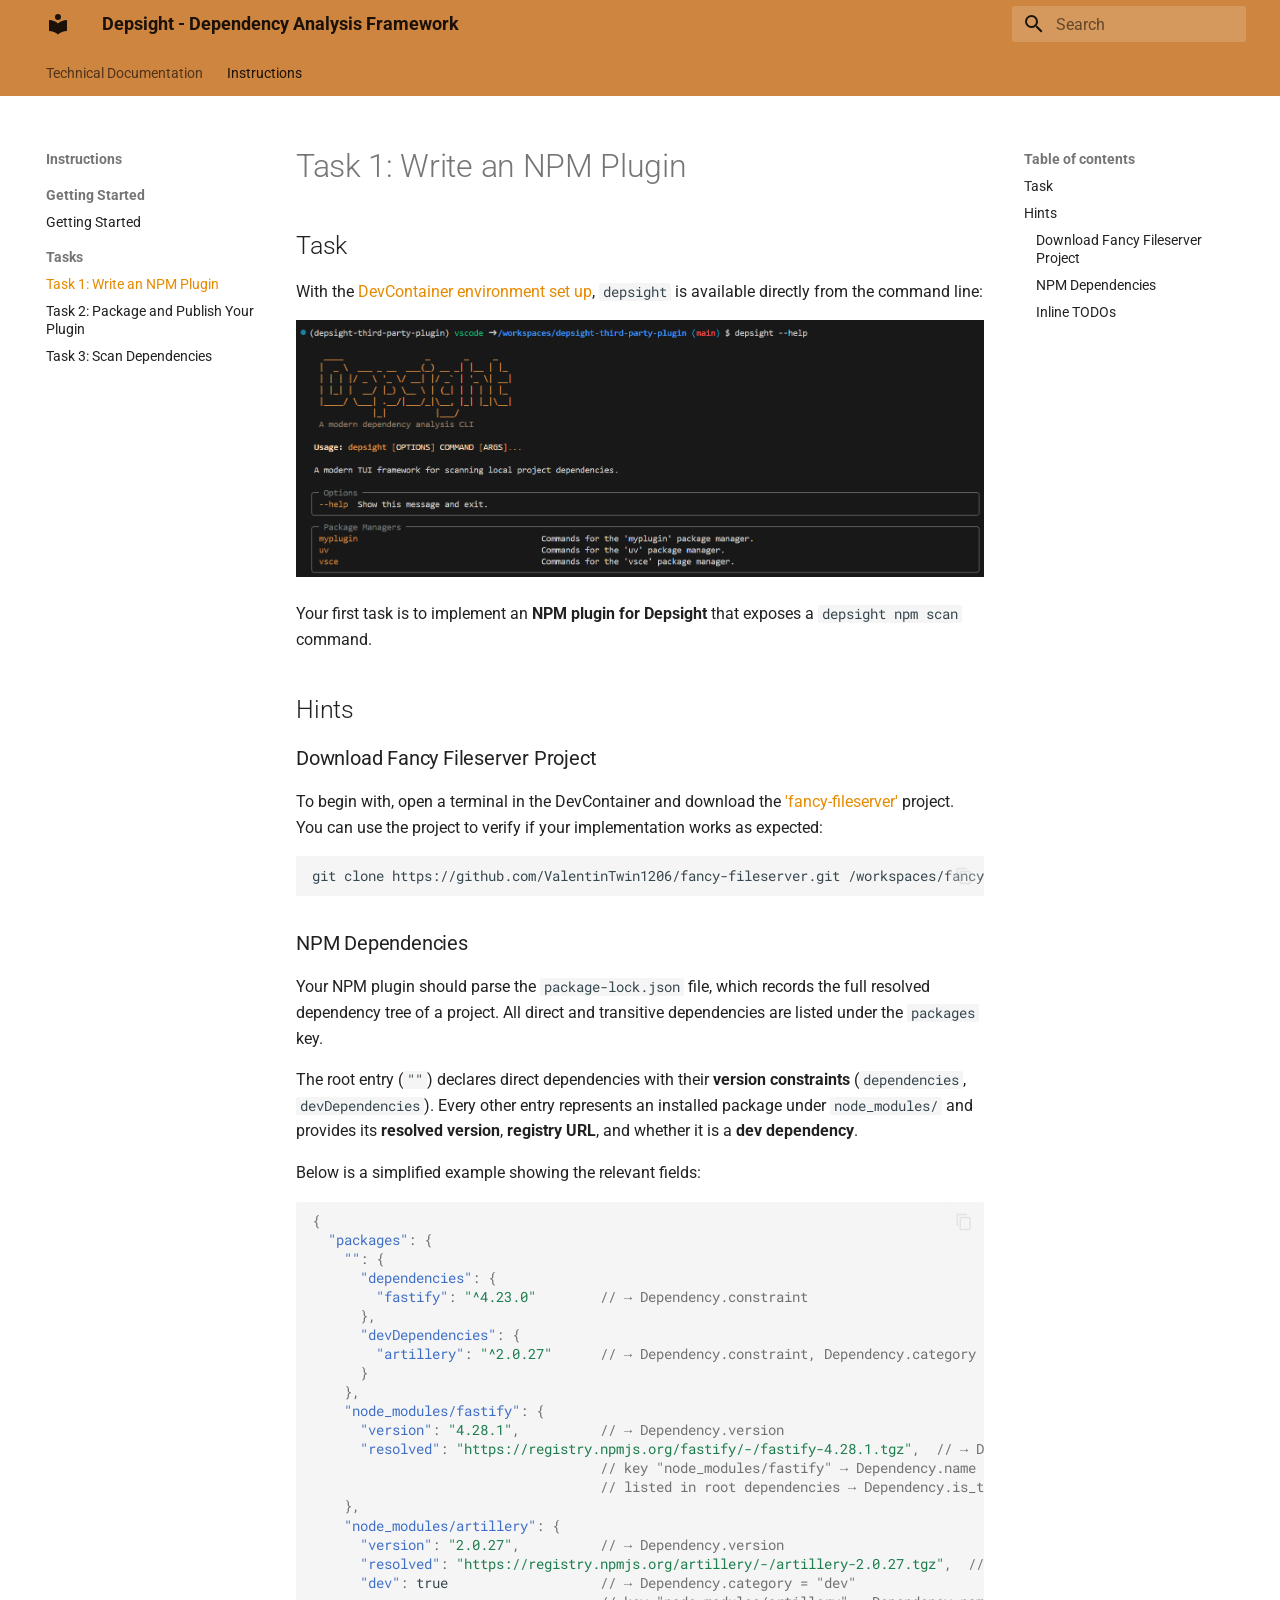
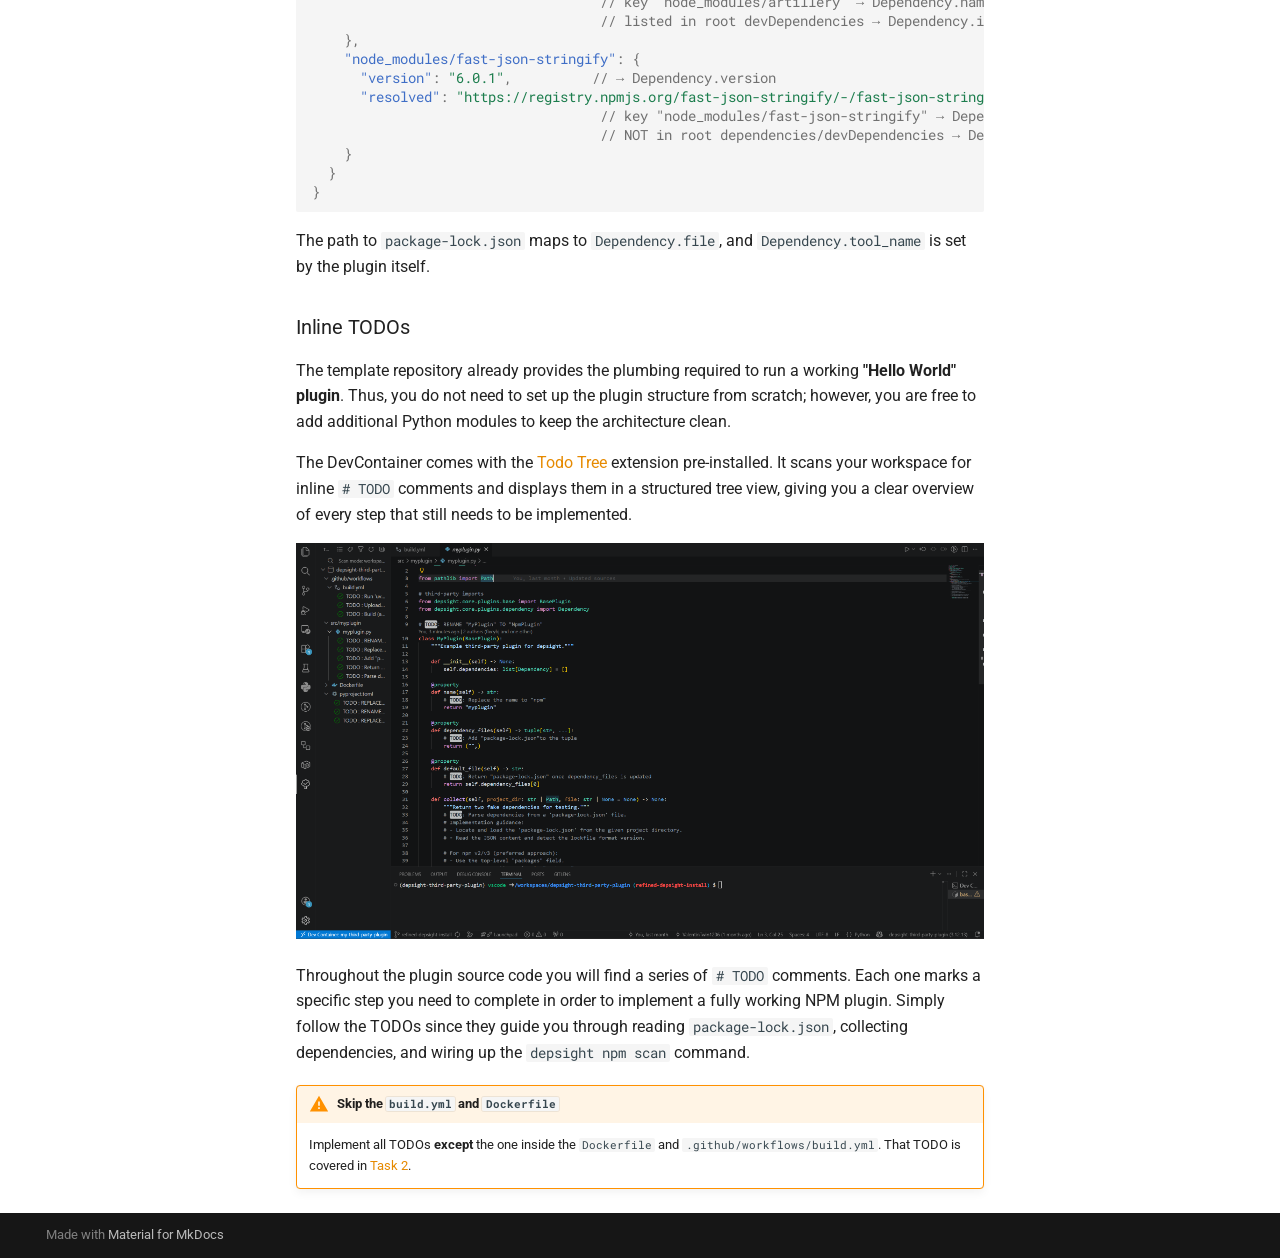
<file: instructions/tasks/task-1-write-a-npm-plugin/index.html>
<!doctype html>
<html lang="en" class="no-js">
  <head>
    
      <meta charset="utf-8">
      <meta name="viewport" content="width=device-width,initial-scale=1">
      
        <meta name="description" content="A modular dependency analysis framework for local workspaces">
      
      
      
      
        <link rel="prev" href="../../getting-started/getting-started/">
      
      
        <link rel="next" href="../task-2-package-and-publish-your-plugin/">
      
      
        
      
      
      <link rel="icon" href="../../../assets/images/favicon.png">
      <meta name="generator" content="mkdocs-1.6.1, mkdocs-material-9.7.6">
    
    
      
        <title>Task 1: Write an NPM Plugin - Depsight - Dependency Analysis Framework</title>
      
    
    
      <link rel="stylesheet" href="../../../assets/stylesheets/main.484c7ddc.min.css">
      
        
        <link rel="stylesheet" href="../../../assets/stylesheets/palette.ab4e12ef.min.css">
      
      


    
    
      
    
    
      
        
        
        <link rel="preconnect" href="https://fonts.gstatic.com" crossorigin>
        <link rel="stylesheet" href="https://fonts.googleapis.com/css?family=Roboto:300,300i,400,400i,700,700i%7CRoboto+Mono:400,400i,700,700i&display=fallback">
        <style>:root{--md-text-font:"Roboto";--md-code-font:"Roboto Mono"}</style>
      
    
    
      <link rel="stylesheet" href="../../../stylesheets/extra.css">
    
    <script>__md_scope=new URL("../../..",location),__md_hash=e=>[...e].reduce(((e,_)=>(e<<5)-e+_.charCodeAt(0)),0),__md_get=(e,_=localStorage,t=__md_scope)=>JSON.parse(_.getItem(t.pathname+"."+e)),__md_set=(e,_,t=localStorage,a=__md_scope)=>{try{t.setItem(a.pathname+"."+e,JSON.stringify(_))}catch(e){}}</script>
    
      

    
    
  </head>
  
  
    
    
    
    
    
    <body dir="ltr" data-md-color-scheme="default" data-md-color-primary="orange" data-md-color-accent="orange">
  
    
    <input class="md-toggle" data-md-toggle="drawer" type="checkbox" id="__drawer" autocomplete="off">
    <input class="md-toggle" data-md-toggle="search" type="checkbox" id="__search" autocomplete="off">
    <label class="md-overlay" for="__drawer"></label>
    <div data-md-component="skip">
      
        
        <a href="#task-1-write-an-npm-plugin" class="md-skip">
          Skip to content
        </a>
      
    </div>
    <div data-md-component="announce">
      
    </div>
    
    
      

<header class="md-header" data-md-component="header">
  <nav class="md-header__inner md-grid" aria-label="Header">
    <a href="../../.." title="Depsight - Dependency Analysis Framework" class="md-header__button md-logo" aria-label="Depsight - Dependency Analysis Framework" data-md-component="logo">
      
  
  <svg xmlns="http://www.w3.org/2000/svg" viewBox="0 0 24 24"><path d="M12 8a3 3 0 0 0 3-3 3 3 0 0 0-3-3 3 3 0 0 0-3 3 3 3 0 0 0 3 3m0 3.54C9.64 9.35 6.5 8 3 8v11c3.5 0 6.64 1.35 9 3.54 2.36-2.19 5.5-3.54 9-3.54V8c-3.5 0-6.64 1.35-9 3.54"/></svg>

    </a>
    <label class="md-header__button md-icon" for="__drawer">
      
      <svg xmlns="http://www.w3.org/2000/svg" viewBox="0 0 24 24"><path d="M3 6h18v2H3zm0 5h18v2H3zm0 5h18v2H3z"/></svg>
    </label>
    <div class="md-header__title" data-md-component="header-title">
      <div class="md-header__ellipsis">
        <div class="md-header__topic">
          <span class="md-ellipsis">
            Depsight - Dependency Analysis Framework
          </span>
        </div>
        <div class="md-header__topic" data-md-component="header-topic">
          <span class="md-ellipsis">
            
              Task 1: Write an NPM Plugin
            
          </span>
        </div>
      </div>
    </div>
    
      
    
    
    
    
      
      
        <label class="md-header__button md-icon" for="__search">
          
          <svg xmlns="http://www.w3.org/2000/svg" viewBox="0 0 24 24"><path d="M9.5 3A6.5 6.5 0 0 1 16 9.5c0 1.61-.59 3.09-1.56 4.23l.27.27h.79l5 5-1.5 1.5-5-5v-.79l-.27-.27A6.52 6.52 0 0 1 9.5 16 6.5 6.5 0 0 1 3 9.5 6.5 6.5 0 0 1 9.5 3m0 2C7 5 5 7 5 9.5S7 14 9.5 14 14 12 14 9.5 12 5 9.5 5"/></svg>
        </label>
        <div class="md-search" data-md-component="search" role="dialog">
  <label class="md-search__overlay" for="__search"></label>
  <div class="md-search__inner" role="search">
    <form class="md-search__form" name="search">
      <input type="text" class="md-search__input" name="query" aria-label="Search" placeholder="Search" autocapitalize="off" autocorrect="off" autocomplete="off" spellcheck="false" data-md-component="search-query" required>
      <label class="md-search__icon md-icon" for="__search">
        
        <svg xmlns="http://www.w3.org/2000/svg" viewBox="0 0 24 24"><path d="M9.5 3A6.5 6.5 0 0 1 16 9.5c0 1.61-.59 3.09-1.56 4.23l.27.27h.79l5 5-1.5 1.5-5-5v-.79l-.27-.27A6.52 6.52 0 0 1 9.5 16 6.5 6.5 0 0 1 3 9.5 6.5 6.5 0 0 1 9.5 3m0 2C7 5 5 7 5 9.5S7 14 9.5 14 14 12 14 9.5 12 5 9.5 5"/></svg>
        
        <svg xmlns="http://www.w3.org/2000/svg" viewBox="0 0 24 24"><path d="M20 11v2H8l5.5 5.5-1.42 1.42L4.16 12l7.92-7.92L13.5 5.5 8 11z"/></svg>
      </label>
      <nav class="md-search__options" aria-label="Search">
        
        <button type="reset" class="md-search__icon md-icon" title="Clear" aria-label="Clear" tabindex="-1">
          
          <svg xmlns="http://www.w3.org/2000/svg" viewBox="0 0 24 24"><path d="M19 6.41 17.59 5 12 10.59 6.41 5 5 6.41 10.59 12 5 17.59 6.41 19 12 13.41 17.59 19 19 17.59 13.41 12z"/></svg>
        </button>
      </nav>
      
    </form>
    <div class="md-search__output">
      <div class="md-search__scrollwrap" tabindex="0" data-md-scrollfix>
        <div class="md-search-result" data-md-component="search-result">
          <div class="md-search-result__meta">
            Initializing search
          </div>
          <ol class="md-search-result__list" role="presentation"></ol>
        </div>
      </div>
    </div>
  </div>
</div>
      
    
    
  </nav>
  
</header>
    
    <div class="md-container" data-md-component="container">
      
      
        
          
            
<nav class="md-tabs" aria-label="Tabs" data-md-component="tabs">
  <div class="md-grid">
    <ul class="md-tabs__list">
      
        
  
  
  
  
    
    
      
  
  
  
  
    
    
      <li class="md-tabs__item">
        <a href="../../../technical-documentation/development/project-overview/" class="md-tabs__link">
          
  
  
  Technical Documentation

        </a>
      </li>
    
  

    
  

      
        
  
  
  
    
  
  
    
    
      
  
  
  
    
  
  
    
    
      <li class="md-tabs__item md-tabs__item--active">
        <a href="../../getting-started/getting-started/" class="md-tabs__link">
          
  
  
  Instructions

        </a>
      </li>
    
  

    
  

      
    </ul>
  </div>
</nav>
          
        
      
      <main class="md-main" data-md-component="main">
        <div class="md-main__inner md-grid">
          
            
              
              <div class="md-sidebar md-sidebar--primary" data-md-component="sidebar" data-md-type="navigation" >
                <div class="md-sidebar__scrollwrap">
                  <div class="md-sidebar__inner">
                    


  


<nav class="md-nav md-nav--primary md-nav--lifted" aria-label="Navigation" data-md-level="0">
  <label class="md-nav__title" for="__drawer">
    <a href="../../.." title="Depsight - Dependency Analysis Framework" class="md-nav__button md-logo" aria-label="Depsight - Dependency Analysis Framework" data-md-component="logo">
      
  
  <svg xmlns="http://www.w3.org/2000/svg" viewBox="0 0 24 24"><path d="M12 8a3 3 0 0 0 3-3 3 3 0 0 0-3-3 3 3 0 0 0-3 3 3 3 0 0 0 3 3m0 3.54C9.64 9.35 6.5 8 3 8v11c3.5 0 6.64 1.35 9 3.54 2.36-2.19 5.5-3.54 9-3.54V8c-3.5 0-6.64 1.35-9 3.54"/></svg>

    </a>
    Depsight - Dependency Analysis Framework
  </label>
  
  <ul class="md-nav__list" data-md-scrollfix>
    
      
      
  
  
  
  
    
    
    
    
      
      
        
      
    
    
    <li class="md-nav__item md-nav__item--nested">
      
        
        
        <input class="md-nav__toggle md-toggle " type="checkbox" id="__nav_1" >
        
          
          <label class="md-nav__link" for="__nav_1" id="__nav_1_label" tabindex="0">
            
  
  
  <span class="md-ellipsis">
    
  
    Technical Documentation
  

    
  </span>
  
  

            <span class="md-nav__icon md-icon"></span>
          </label>
        
        <nav class="md-nav" data-md-level="1" aria-labelledby="__nav_1_label" aria-expanded="false">
          <label class="md-nav__title" for="__nav_1">
            <span class="md-nav__icon md-icon"></span>
            
  
    Technical Documentation
  

          </label>
          <ul class="md-nav__list" data-md-scrollfix>
            
              
                
  
  
  
  
    
    
    
    
      
      
        
      
    
    
    <li class="md-nav__item md-nav__item--nested">
      
        
        
        <input class="md-nav__toggle md-toggle " type="checkbox" id="__nav_1_1" >
        
          
          <label class="md-nav__link" for="__nav_1_1" id="__nav_1_1_label" tabindex="0">
            
  
  
  <span class="md-ellipsis">
    
  
    Architecture & Development
  

    
  </span>
  
  

            <span class="md-nav__icon md-icon"></span>
          </label>
        
        <nav class="md-nav" data-md-level="2" aria-labelledby="__nav_1_1_label" aria-expanded="false">
          <label class="md-nav__title" for="__nav_1_1">
            <span class="md-nav__icon md-icon"></span>
            
  
    Architecture & Development
  

          </label>
          <ul class="md-nav__list" data-md-scrollfix>
            
              
                
  
  
  
  
    <li class="md-nav__item">
      <a href="../../../technical-documentation/development/project-overview/" class="md-nav__link">
        
  
  
  <span class="md-ellipsis">
    
  
    Project Overview
  

    
  </span>
  
  

      </a>
    </li>
  

              
            
              
                
  
  
  
  
    <li class="md-nav__item">
      <a href="../../../technical-documentation/development/dev-environment/" class="md-nav__link">
        
  
  
  <span class="md-ellipsis">
    
  
    Development Environment
  

    
  </span>
  
  

      </a>
    </li>
  

              
            
              
                
  
  
  
  
    <li class="md-nav__item">
      <a href="../../../technical-documentation/development/cli-architecture/" class="md-nav__link">
        
  
  
  <span class="md-ellipsis">
    
  
    CLI Architecture
  

    
  </span>
  
  

      </a>
    </li>
  

              
            
              
                
  
  
  
  
    <li class="md-nav__item">
      <a href="../../../technical-documentation/development/agentic-engineering/" class="md-nav__link">
        
  
  
  <span class="md-ellipsis">
    
  
    Agentic Engineering
  

    
  </span>
  
  

      </a>
    </li>
  

              
            
          </ul>
        </nav>
      
    </li>
  

              
            
              
                
  
  
  
  
    
    
    
    
      
      
        
      
    
    
    <li class="md-nav__item md-nav__item--nested">
      
        
        
        <input class="md-nav__toggle md-toggle " type="checkbox" id="__nav_1_2" >
        
          
          <label class="md-nav__link" for="__nav_1_2" id="__nav_1_2_label" tabindex="0">
            
  
  
  <span class="md-ellipsis">
    
  
    Integration & Deployment
  

    
  </span>
  
  

            <span class="md-nav__icon md-icon"></span>
          </label>
        
        <nav class="md-nav" data-md-level="2" aria-labelledby="__nav_1_2_label" aria-expanded="false">
          <label class="md-nav__title" for="__nav_1_2">
            <span class="md-nav__icon md-icon"></span>
            
  
    Integration & Deployment
  

          </label>
          <ul class="md-nav__list" data-md-scrollfix>
            
              
                
  
  
  
  
    <li class="md-nav__item">
      <a href="../../../technical-documentation/integration_and_deployment/distribution/" class="md-nav__link">
        
  
  
  <span class="md-ellipsis">
    
  
    Distribution
  

    
  </span>
  
  

      </a>
    </li>
  

              
            
              
                
  
  
  
  
    <li class="md-nav__item">
      <a href="../../../technical-documentation/integration_and_deployment/ci_cd/" class="md-nav__link">
        
  
  
  <span class="md-ellipsis">
    
  
    CI/CD
  

    
  </span>
  
  

      </a>
    </li>
  

              
            
          </ul>
        </nav>
      
    </li>
  

              
            
          </ul>
        </nav>
      
    </li>
  

    
      
      
  
  
    
  
  
  
    
    
    
    
      
        
        
      
      
        
      
    
    
    <li class="md-nav__item md-nav__item--active md-nav__item--section md-nav__item--nested">
      
        
        
        <input class="md-nav__toggle md-toggle " type="checkbox" id="__nav_2" checked>
        
          
          <label class="md-nav__link" for="__nav_2" id="__nav_2_label" tabindex="">
            
  
  
  <span class="md-ellipsis">
    
  
    Instructions
  

    
  </span>
  
  

            <span class="md-nav__icon md-icon"></span>
          </label>
        
        <nav class="md-nav" data-md-level="1" aria-labelledby="__nav_2_label" aria-expanded="true">
          <label class="md-nav__title" for="__nav_2">
            <span class="md-nav__icon md-icon"></span>
            
  
    Instructions
  

          </label>
          <ul class="md-nav__list" data-md-scrollfix>
            
              
                
  
  
  
  
    
    
    
    
      
      
        
          
          
        
      
    
    
    <li class="md-nav__item md-nav__item--section md-nav__item--nested">
      
        
        
        <input class="md-nav__toggle md-toggle " type="checkbox" id="__nav_2_1" >
        
          
          <label class="md-nav__link" for="__nav_2_1" id="__nav_2_1_label" tabindex="">
            
  
  
  <span class="md-ellipsis">
    
  
    Getting Started
  

    
  </span>
  
  

            <span class="md-nav__icon md-icon"></span>
          </label>
        
        <nav class="md-nav" data-md-level="2" aria-labelledby="__nav_2_1_label" aria-expanded="false">
          <label class="md-nav__title" for="__nav_2_1">
            <span class="md-nav__icon md-icon"></span>
            
  
    Getting Started
  

          </label>
          <ul class="md-nav__list" data-md-scrollfix>
            
              
                
  
  
  
  
    <li class="md-nav__item">
      <a href="../../getting-started/getting-started/" class="md-nav__link">
        
  
  
  <span class="md-ellipsis">
    
  
    Getting Started
  

    
  </span>
  
  

      </a>
    </li>
  

              
            
          </ul>
        </nav>
      
    </li>
  

              
            
              
                
  
  
    
  
  
  
    
    
    
    
      
      
        
          
          
        
      
    
    
    <li class="md-nav__item md-nav__item--active md-nav__item--section md-nav__item--nested">
      
        
        
        <input class="md-nav__toggle md-toggle " type="checkbox" id="__nav_2_2" checked>
        
          
          <label class="md-nav__link" for="__nav_2_2" id="__nav_2_2_label" tabindex="">
            
  
  
  <span class="md-ellipsis">
    
  
    Tasks
  

    
  </span>
  
  

            <span class="md-nav__icon md-icon"></span>
          </label>
        
        <nav class="md-nav" data-md-level="2" aria-labelledby="__nav_2_2_label" aria-expanded="true">
          <label class="md-nav__title" for="__nav_2_2">
            <span class="md-nav__icon md-icon"></span>
            
  
    Tasks
  

          </label>
          <ul class="md-nav__list" data-md-scrollfix>
            
              
                
  
  
    
  
  
  
    <li class="md-nav__item md-nav__item--active">
      
      <input class="md-nav__toggle md-toggle" type="checkbox" id="__toc">
      
      
        
      
      
        <label class="md-nav__link md-nav__link--active" for="__toc">
          
  
  
  <span class="md-ellipsis">
    
  
    Task 1: Write an NPM Plugin
  

    
  </span>
  
  

          <span class="md-nav__icon md-icon"></span>
        </label>
      
      <a href="./" class="md-nav__link md-nav__link--active">
        
  
  
  <span class="md-ellipsis">
    
  
    Task 1: Write an NPM Plugin
  

    
  </span>
  
  

      </a>
      
        

<nav class="md-nav md-nav--secondary" aria-label="Table of contents">
  
  
  
    
  
  
    <label class="md-nav__title" for="__toc">
      <span class="md-nav__icon md-icon"></span>
      Table of contents
    </label>
    <ul class="md-nav__list" data-md-component="toc" data-md-scrollfix>
      
        <li class="md-nav__item">
  <a href="#task" class="md-nav__link">
    <span class="md-ellipsis">
      
        Task
      
    </span>
  </a>
  
</li>
      
        <li class="md-nav__item">
  <a href="#hints" class="md-nav__link">
    <span class="md-ellipsis">
      
        Hints
      
    </span>
  </a>
  
    <nav class="md-nav" aria-label="Hints">
      <ul class="md-nav__list">
        
          <li class="md-nav__item">
  <a href="#download-fancy-fileserver-project" class="md-nav__link">
    <span class="md-ellipsis">
      
        Download Fancy Fileserver Project
      
    </span>
  </a>
  
</li>
        
          <li class="md-nav__item">
  <a href="#npm-dependencies" class="md-nav__link">
    <span class="md-ellipsis">
      
        NPM Dependencies
      
    </span>
  </a>
  
</li>
        
          <li class="md-nav__item">
  <a href="#inline-todos" class="md-nav__link">
    <span class="md-ellipsis">
      
        Inline TODOs
      
    </span>
  </a>
  
</li>
        
      </ul>
    </nav>
  
</li>
      
    </ul>
  
</nav>
      
    </li>
  

              
            
              
                
  
  
  
  
    <li class="md-nav__item">
      <a href="../task-2-package-and-publish-your-plugin/" class="md-nav__link">
        
  
  
  <span class="md-ellipsis">
    
  
    Task 2: Package and Publish Your Plugin
  

    
  </span>
  
  

      </a>
    </li>
  

              
            
              
                
  
  
  
  
    <li class="md-nav__item">
      <a href="../task-3-scan-dependencies/" class="md-nav__link">
        
  
  
  <span class="md-ellipsis">
    
  
    Task 3: Scan Dependencies
  

    
  </span>
  
  

      </a>
    </li>
  

              
            
          </ul>
        </nav>
      
    </li>
  

              
            
          </ul>
        </nav>
      
    </li>
  

    
  </ul>
</nav>
                  </div>
                </div>
              </div>
            
            
              
              <div class="md-sidebar md-sidebar--secondary" data-md-component="sidebar" data-md-type="toc" >
                <div class="md-sidebar__scrollwrap">
                  <div class="md-sidebar__inner">
                    

<nav class="md-nav md-nav--secondary" aria-label="Table of contents">
  
  
  
    
  
  
    <label class="md-nav__title" for="__toc">
      <span class="md-nav__icon md-icon"></span>
      Table of contents
    </label>
    <ul class="md-nav__list" data-md-component="toc" data-md-scrollfix>
      
        <li class="md-nav__item">
  <a href="#task" class="md-nav__link">
    <span class="md-ellipsis">
      
        Task
      
    </span>
  </a>
  
</li>
      
        <li class="md-nav__item">
  <a href="#hints" class="md-nav__link">
    <span class="md-ellipsis">
      
        Hints
      
    </span>
  </a>
  
    <nav class="md-nav" aria-label="Hints">
      <ul class="md-nav__list">
        
          <li class="md-nav__item">
  <a href="#download-fancy-fileserver-project" class="md-nav__link">
    <span class="md-ellipsis">
      
        Download Fancy Fileserver Project
      
    </span>
  </a>
  
</li>
        
          <li class="md-nav__item">
  <a href="#npm-dependencies" class="md-nav__link">
    <span class="md-ellipsis">
      
        NPM Dependencies
      
    </span>
  </a>
  
</li>
        
          <li class="md-nav__item">
  <a href="#inline-todos" class="md-nav__link">
    <span class="md-ellipsis">
      
        Inline TODOs
      
    </span>
  </a>
  
</li>
        
      </ul>
    </nav>
  
</li>
      
    </ul>
  
</nav>
                  </div>
                </div>
              </div>
            
          
          
            <div class="md-content" data-md-component="content">
              
              <article class="md-content__inner md-typeset">
                
                  



<h1 id="task-1-write-an-npm-plugin">Task 1: Write an NPM Plugin</h1>
<h2 id="task">Task</h2>
<p>With the <a href="../../getting-started/getting-started/">DevContainer environment set up</a>, <code>depsight</code> is available directly from the command line:</p>
<p><img alt="Depsight CLI" src="../../../images/depsight_cli.png" /></p>
<p>Your first task is to implement an <strong>NPM plugin for Depsight</strong> that exposes a <code>depsight npm scan</code> command. </p>
<h2 id="hints">Hints</h2>
<h3 id="download-fancy-fileserver-project">Download Fancy Fileserver Project</h3>
<p>To begin with, open a terminal in the DevContainer and download the <a href="https://github.com/ValentinTwin1206/fancy-fileserver">'fancy-fileserver'</a> project. You can use the project to verify if your implementation works as expected:</p>
<div class="highlight"><pre><span></span><code>git<span class="w"> </span>clone<span class="w"> </span>https://github.com/ValentinTwin1206/fancy-fileserver.git<span class="w"> </span>/workspaces/fancy-fileserver
</code></pre></div>
<h3 id="npm-dependencies">NPM Dependencies</h3>
<p>Your NPM plugin should parse the <code>package-lock.json</code> file, which records the full resolved dependency tree of a project. All direct and transitive dependencies are listed under the <code>packages</code> key.</p>
<p>The root entry (<code>""</code>) declares direct dependencies with their <strong>version constraints</strong> (<code>dependencies</code>, <code>devDependencies</code>). Every other entry represents an installed package under <code>node_modules/</code> and provides its <strong>resolved version</strong>, <strong>registry URL</strong>, and whether it is a <strong>dev dependency</strong>.</p>
<p>Below is a simplified example showing the relevant fields:</p>
<div class="highlight"><pre><span></span><code><span class="p">{</span>
<span class="w">  </span><span class="nt">&quot;packages&quot;</span><span class="p">:</span><span class="w"> </span><span class="p">{</span>
<span class="w">    </span><span class="nt">&quot;&quot;</span><span class="p">:</span><span class="w"> </span><span class="p">{</span>
<span class="w">      </span><span class="nt">&quot;dependencies&quot;</span><span class="p">:</span><span class="w"> </span><span class="p">{</span>
<span class="w">        </span><span class="nt">&quot;fastify&quot;</span><span class="p">:</span><span class="w"> </span><span class="s2">&quot;^4.23.0&quot;</span><span class="w">        </span><span class="c1">// → Dependency.constraint</span>
<span class="w">      </span><span class="p">},</span>
<span class="w">      </span><span class="nt">&quot;devDependencies&quot;</span><span class="p">:</span><span class="w"> </span><span class="p">{</span>
<span class="w">        </span><span class="nt">&quot;artillery&quot;</span><span class="p">:</span><span class="w"> </span><span class="s2">&quot;^2.0.27&quot;</span><span class="w">      </span><span class="c1">// → Dependency.constraint, Dependency.category = &quot;dev&quot;</span>
<span class="w">      </span><span class="p">}</span>
<span class="w">    </span><span class="p">},</span>
<span class="w">    </span><span class="nt">&quot;node_modules/fastify&quot;</span><span class="p">:</span><span class="w"> </span><span class="p">{</span>
<span class="w">      </span><span class="nt">&quot;version&quot;</span><span class="p">:</span><span class="w"> </span><span class="s2">&quot;4.28.1&quot;</span><span class="p">,</span><span class="w">          </span><span class="c1">// → Dependency.version</span>
<span class="w">      </span><span class="nt">&quot;resolved&quot;</span><span class="p">:</span><span class="w"> </span><span class="s2">&quot;https://registry.npmjs.org/fastify/-/fastify-4.28.1.tgz&quot;</span><span class="p">,</span><span class="w">  </span><span class="c1">// → Dependency.registry</span>
<span class="w">                                    </span><span class="c1">// key &quot;node_modules/fastify&quot; → Dependency.name = &quot;fastify&quot;</span>
<span class="w">                                    </span><span class="c1">// listed in root dependencies → Dependency.is_transitive = False</span>
<span class="w">    </span><span class="p">},</span>
<span class="w">    </span><span class="nt">&quot;node_modules/artillery&quot;</span><span class="p">:</span><span class="w"> </span><span class="p">{</span>
<span class="w">      </span><span class="nt">&quot;version&quot;</span><span class="p">:</span><span class="w"> </span><span class="s2">&quot;2.0.27&quot;</span><span class="p">,</span><span class="w">          </span><span class="c1">// → Dependency.version</span>
<span class="w">      </span><span class="nt">&quot;resolved&quot;</span><span class="p">:</span><span class="w"> </span><span class="s2">&quot;https://registry.npmjs.org/artillery/-/artillery-2.0.27.tgz&quot;</span><span class="p">,</span><span class="w">  </span><span class="c1">// → Dependency.registry</span>
<span class="w">      </span><span class="nt">&quot;dev&quot;</span><span class="p">:</span><span class="w"> </span><span class="kc">true</span><span class="w">                   </span><span class="c1">// → Dependency.category = &quot;dev&quot;</span>
<span class="w">                                    </span><span class="c1">// key &quot;node_modules/artillery&quot; → Dependency.name = &quot;artillery&quot;</span>
<span class="w">                                    </span><span class="c1">// listed in root devDependencies → Dependency.is_transitive = False</span>
<span class="w">    </span><span class="p">},</span>
<span class="w">    </span><span class="nt">&quot;node_modules/fast-json-stringify&quot;</span><span class="p">:</span><span class="w"> </span><span class="p">{</span>
<span class="w">      </span><span class="nt">&quot;version&quot;</span><span class="p">:</span><span class="w"> </span><span class="s2">&quot;6.0.1&quot;</span><span class="p">,</span><span class="w">          </span><span class="c1">// → Dependency.version</span>
<span class="w">      </span><span class="nt">&quot;resolved&quot;</span><span class="p">:</span><span class="w"> </span><span class="s2">&quot;https://registry.npmjs.org/fast-json-stringify/-/fast-json-stringify-6.0.1.tgz&quot;</span><span class="p">,</span><span class="w">  </span><span class="c1">// → Dependency.registry</span>
<span class="w">                                    </span><span class="c1">// key &quot;node_modules/fast-json-stringify&quot; → Dependency.name = &quot;fast-json-stringify&quot;</span>
<span class="w">                                    </span><span class="c1">// NOT in root dependencies/devDependencies → Dependency.is_transitive = True</span>
<span class="w">    </span><span class="p">}</span>
<span class="w">  </span><span class="p">}</span>
<span class="p">}</span>
</code></pre></div>
<p>The path to <code>package-lock.json</code> maps to <code>Dependency.file</code>, and <code>Dependency.tool_name</code> is set by the plugin itself.</p>
<h3 id="inline-todos">Inline TODOs</h3>
<p>The template repository already provides the plumbing required to run a working <strong>"Hello World" plugin</strong>. Thus, you do not need to set up the plugin structure from scratch; however, you are free to add additional Python modules to keep the architecture clean.</p>
<p>The DevContainer comes with the <a href="https://marketplace.visualstudio.com/items?itemName=Gruntfuggly.todo-tree">Todo Tree</a> extension pre-installed. It scans your workspace for inline <code># TODO</code> comments and displays them in a structured tree view, giving you a clear overview of every step that still needs to be implemented.</p>
<p><img alt="Todos Overview" src="../../../images/todos_task_1.png" /></p>
<p>Throughout the plugin source code you will find a series of <code># TODO</code> comments. Each one marks a specific step you need to complete in order to implement a fully working NPM plugin. Simply follow the TODOs since they guide you through reading <code>package-lock.json</code>, collecting dependencies, and wiring up the <code>depsight npm scan</code> command.</p>
<div class="admonition warning">
<p class="admonition-title">Skip the <code>build.yml</code> and <code>Dockerfile</code></p>
<p>Implement all TODOs <strong>except</strong> the one inside the <code>Dockerfile</code> and <code>.github/workflows/build.yml</code>. That TODO is covered in <a href="../task-2-package-and-publish-your-plugin/">Task 2</a>.</p>
</div>












                
              </article>
            </div>
          
          
<script>var target=document.getElementById(location.hash.slice(1));target&&target.name&&(target.checked=target.name.startsWith("__tabbed_"))</script>
        </div>
        
      </main>
      
        <footer class="md-footer">
  
  <div class="md-footer-meta md-typeset">
    <div class="md-footer-meta__inner md-grid">
      <div class="md-copyright">
  
  
    Made with
    <a href="https://squidfunk.github.io/mkdocs-material/" target="_blank" rel="noopener">
      Material for MkDocs
    </a>
  
</div>
      
    </div>
  </div>
</footer>
      
    </div>
    <div class="md-dialog" data-md-component="dialog">
      <div class="md-dialog__inner md-typeset"></div>
    </div>
    
    
    
      
      
      <script id="__config" type="application/json">{"annotate": null, "base": "../../..", "features": ["navigation.tabs", "navigation.sections", "content.code.copy"], "search": "../../../assets/javascripts/workers/search.2c215733.min.js", "tags": null, "translations": {"clipboard.copied": "Copied to clipboard", "clipboard.copy": "Copy to clipboard", "search.result.more.one": "1 more on this page", "search.result.more.other": "# more on this page", "search.result.none": "No matching documents", "search.result.one": "1 matching document", "search.result.other": "# matching documents", "search.result.placeholder": "Type to start searching", "search.result.term.missing": "Missing", "select.version": "Select version"}, "version": null}</script>
    
    
      <script src="../../../assets/javascripts/bundle.79ae519e.min.js"></script>
      
    
  </body>
</html>
</file>
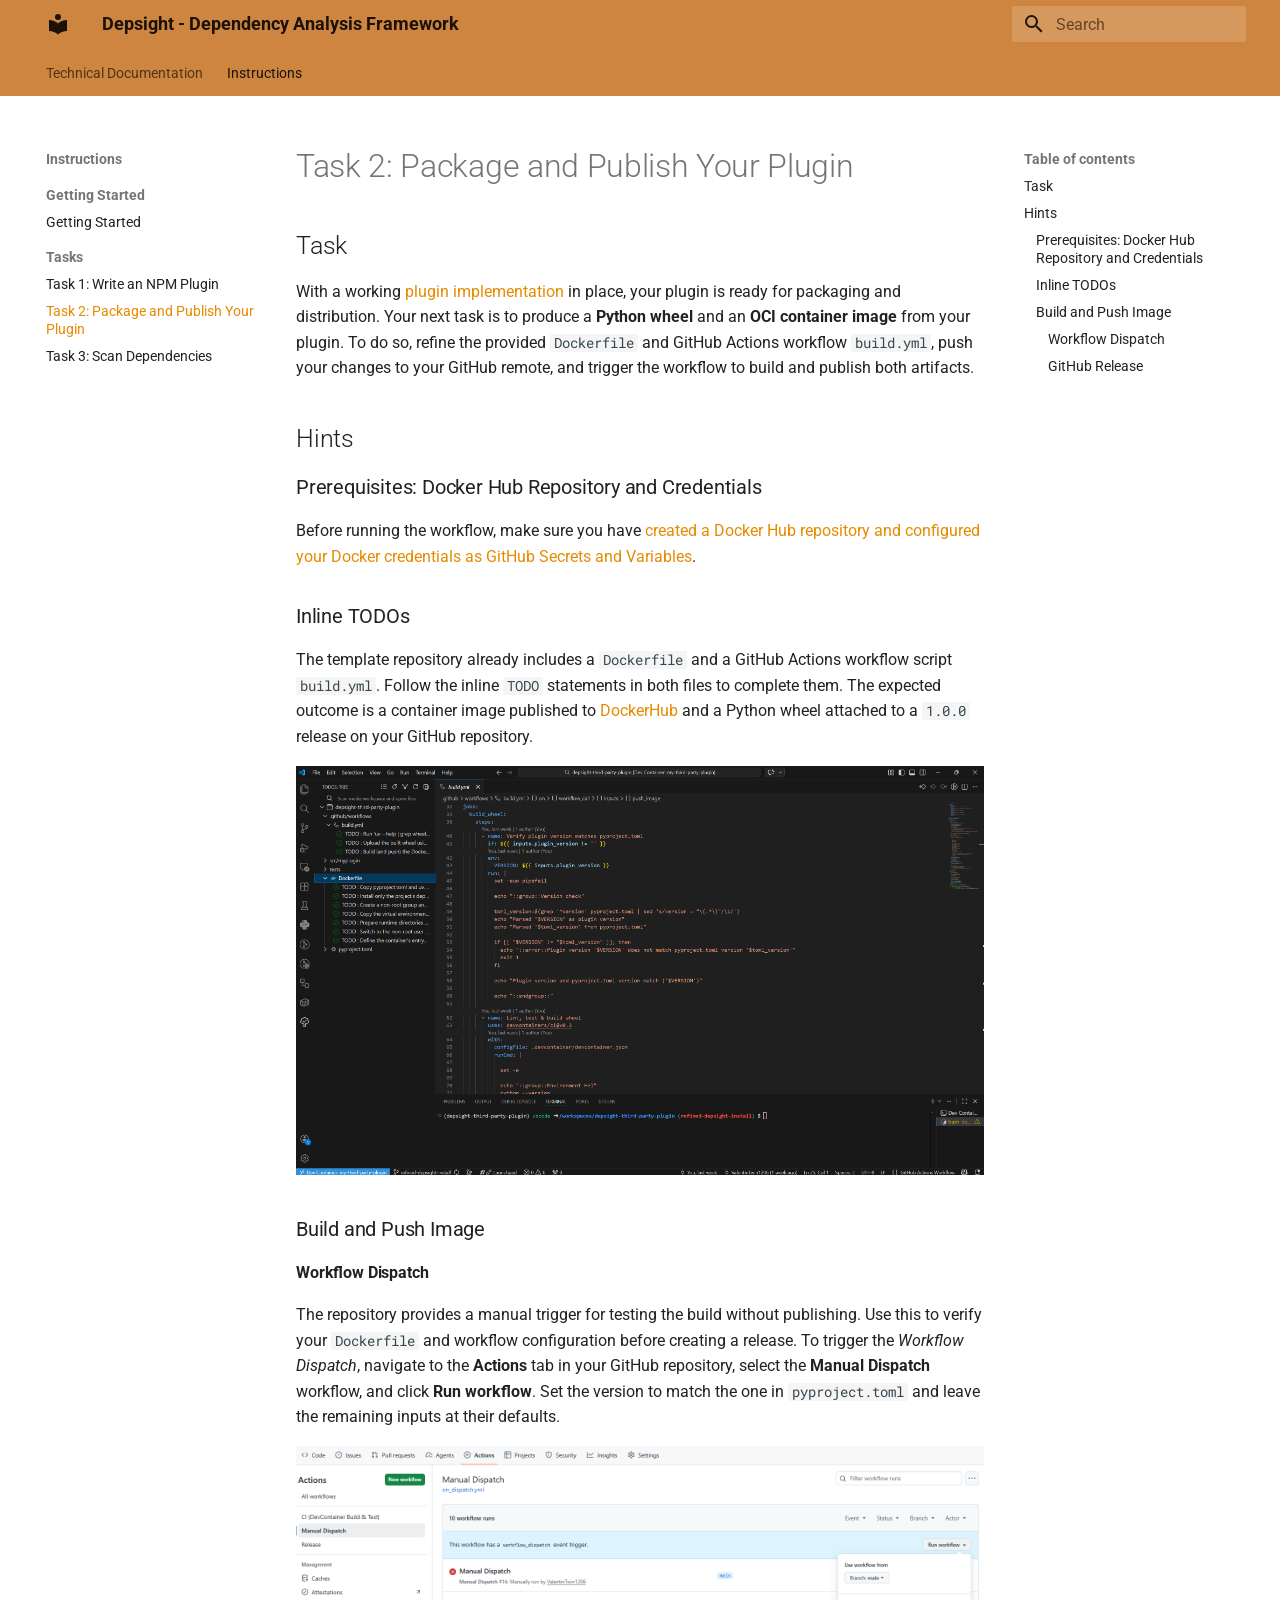
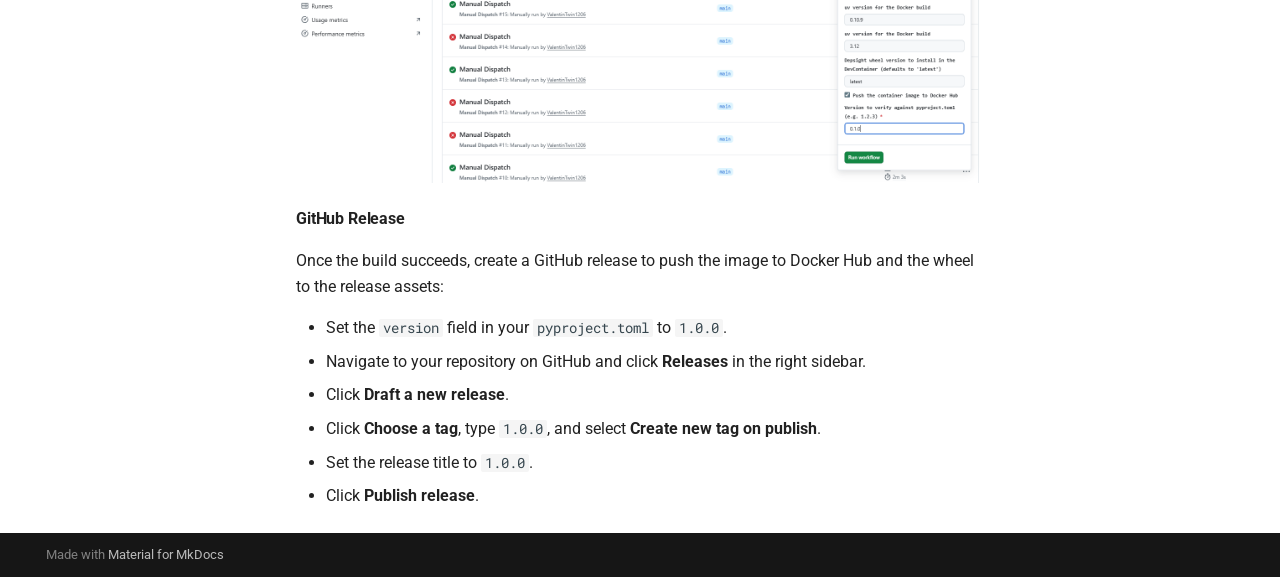
<file: instructions/tasks/task-2-package-and-publish-your-plugin/index.html>
<!doctype html>
<html lang="en" class="no-js">
  <head>
    
      <meta charset="utf-8">
      <meta name="viewport" content="width=device-width,initial-scale=1">
      
        <meta name="description" content="A modular dependency analysis framework for local workspaces">
      
      
      
      
        <link rel="prev" href="../task-1-write-a-npm-plugin/">
      
      
        <link rel="next" href="../task-3-scan-dependencies/">
      
      
        
      
      
      <link rel="icon" href="../../../assets/images/favicon.png">
      <meta name="generator" content="mkdocs-1.6.1, mkdocs-material-9.7.6">
    
    
      
        <title>Task 2: Package and Publish Your Plugin - Depsight - Dependency Analysis Framework</title>
      
    
    
      <link rel="stylesheet" href="../../../assets/stylesheets/main.484c7ddc.min.css">
      
        
        <link rel="stylesheet" href="../../../assets/stylesheets/palette.ab4e12ef.min.css">
      
      


    
    
      
    
    
      
        
        
        <link rel="preconnect" href="https://fonts.gstatic.com" crossorigin>
        <link rel="stylesheet" href="https://fonts.googleapis.com/css?family=Roboto:300,300i,400,400i,700,700i%7CRoboto+Mono:400,400i,700,700i&display=fallback">
        <style>:root{--md-text-font:"Roboto";--md-code-font:"Roboto Mono"}</style>
      
    
    
      <link rel="stylesheet" href="../../../stylesheets/extra.css">
    
    <script>__md_scope=new URL("../../..",location),__md_hash=e=>[...e].reduce(((e,_)=>(e<<5)-e+_.charCodeAt(0)),0),__md_get=(e,_=localStorage,t=__md_scope)=>JSON.parse(_.getItem(t.pathname+"."+e)),__md_set=(e,_,t=localStorage,a=__md_scope)=>{try{t.setItem(a.pathname+"."+e,JSON.stringify(_))}catch(e){}}</script>
    
      

    
    
  </head>
  
  
    
    
    
    
    
    <body dir="ltr" data-md-color-scheme="default" data-md-color-primary="orange" data-md-color-accent="orange">
  
    
    <input class="md-toggle" data-md-toggle="drawer" type="checkbox" id="__drawer" autocomplete="off">
    <input class="md-toggle" data-md-toggle="search" type="checkbox" id="__search" autocomplete="off">
    <label class="md-overlay" for="__drawer"></label>
    <div data-md-component="skip">
      
        
        <a href="#task-2-package-and-publish-your-plugin" class="md-skip">
          Skip to content
        </a>
      
    </div>
    <div data-md-component="announce">
      
    </div>
    
    
      

<header class="md-header" data-md-component="header">
  <nav class="md-header__inner md-grid" aria-label="Header">
    <a href="../../.." title="Depsight - Dependency Analysis Framework" class="md-header__button md-logo" aria-label="Depsight - Dependency Analysis Framework" data-md-component="logo">
      
  
  <svg xmlns="http://www.w3.org/2000/svg" viewBox="0 0 24 24"><path d="M12 8a3 3 0 0 0 3-3 3 3 0 0 0-3-3 3 3 0 0 0-3 3 3 3 0 0 0 3 3m0 3.54C9.64 9.35 6.5 8 3 8v11c3.5 0 6.64 1.35 9 3.54 2.36-2.19 5.5-3.54 9-3.54V8c-3.5 0-6.64 1.35-9 3.54"/></svg>

    </a>
    <label class="md-header__button md-icon" for="__drawer">
      
      <svg xmlns="http://www.w3.org/2000/svg" viewBox="0 0 24 24"><path d="M3 6h18v2H3zm0 5h18v2H3zm0 5h18v2H3z"/></svg>
    </label>
    <div class="md-header__title" data-md-component="header-title">
      <div class="md-header__ellipsis">
        <div class="md-header__topic">
          <span class="md-ellipsis">
            Depsight - Dependency Analysis Framework
          </span>
        </div>
        <div class="md-header__topic" data-md-component="header-topic">
          <span class="md-ellipsis">
            
              Task 2: Package and Publish Your Plugin
            
          </span>
        </div>
      </div>
    </div>
    
      
    
    
    
    
      
      
        <label class="md-header__button md-icon" for="__search">
          
          <svg xmlns="http://www.w3.org/2000/svg" viewBox="0 0 24 24"><path d="M9.5 3A6.5 6.5 0 0 1 16 9.5c0 1.61-.59 3.09-1.56 4.23l.27.27h.79l5 5-1.5 1.5-5-5v-.79l-.27-.27A6.52 6.52 0 0 1 9.5 16 6.5 6.5 0 0 1 3 9.5 6.5 6.5 0 0 1 9.5 3m0 2C7 5 5 7 5 9.5S7 14 9.5 14 14 12 14 9.5 12 5 9.5 5"/></svg>
        </label>
        <div class="md-search" data-md-component="search" role="dialog">
  <label class="md-search__overlay" for="__search"></label>
  <div class="md-search__inner" role="search">
    <form class="md-search__form" name="search">
      <input type="text" class="md-search__input" name="query" aria-label="Search" placeholder="Search" autocapitalize="off" autocorrect="off" autocomplete="off" spellcheck="false" data-md-component="search-query" required>
      <label class="md-search__icon md-icon" for="__search">
        
        <svg xmlns="http://www.w3.org/2000/svg" viewBox="0 0 24 24"><path d="M9.5 3A6.5 6.5 0 0 1 16 9.5c0 1.61-.59 3.09-1.56 4.23l.27.27h.79l5 5-1.5 1.5-5-5v-.79l-.27-.27A6.52 6.52 0 0 1 9.5 16 6.5 6.5 0 0 1 3 9.5 6.5 6.5 0 0 1 9.5 3m0 2C7 5 5 7 5 9.5S7 14 9.5 14 14 12 14 9.5 12 5 9.5 5"/></svg>
        
        <svg xmlns="http://www.w3.org/2000/svg" viewBox="0 0 24 24"><path d="M20 11v2H8l5.5 5.5-1.42 1.42L4.16 12l7.92-7.92L13.5 5.5 8 11z"/></svg>
      </label>
      <nav class="md-search__options" aria-label="Search">
        
        <button type="reset" class="md-search__icon md-icon" title="Clear" aria-label="Clear" tabindex="-1">
          
          <svg xmlns="http://www.w3.org/2000/svg" viewBox="0 0 24 24"><path d="M19 6.41 17.59 5 12 10.59 6.41 5 5 6.41 10.59 12 5 17.59 6.41 19 12 13.41 17.59 19 19 17.59 13.41 12z"/></svg>
        </button>
      </nav>
      
    </form>
    <div class="md-search__output">
      <div class="md-search__scrollwrap" tabindex="0" data-md-scrollfix>
        <div class="md-search-result" data-md-component="search-result">
          <div class="md-search-result__meta">
            Initializing search
          </div>
          <ol class="md-search-result__list" role="presentation"></ol>
        </div>
      </div>
    </div>
  </div>
</div>
      
    
    
  </nav>
  
</header>
    
    <div class="md-container" data-md-component="container">
      
      
        
          
            
<nav class="md-tabs" aria-label="Tabs" data-md-component="tabs">
  <div class="md-grid">
    <ul class="md-tabs__list">
      
        
  
  
  
  
    
    
      
  
  
  
  
    
    
      <li class="md-tabs__item">
        <a href="../../../technical-documentation/development/project-overview/" class="md-tabs__link">
          
  
  
  Technical Documentation

        </a>
      </li>
    
  

    
  

      
        
  
  
  
    
  
  
    
    
      
  
  
  
    
  
  
    
    
      <li class="md-tabs__item md-tabs__item--active">
        <a href="../../getting-started/getting-started/" class="md-tabs__link">
          
  
  
  Instructions

        </a>
      </li>
    
  

    
  

      
    </ul>
  </div>
</nav>
          
        
      
      <main class="md-main" data-md-component="main">
        <div class="md-main__inner md-grid">
          
            
              
              <div class="md-sidebar md-sidebar--primary" data-md-component="sidebar" data-md-type="navigation" >
                <div class="md-sidebar__scrollwrap">
                  <div class="md-sidebar__inner">
                    


  


<nav class="md-nav md-nav--primary md-nav--lifted" aria-label="Navigation" data-md-level="0">
  <label class="md-nav__title" for="__drawer">
    <a href="../../.." title="Depsight - Dependency Analysis Framework" class="md-nav__button md-logo" aria-label="Depsight - Dependency Analysis Framework" data-md-component="logo">
      
  
  <svg xmlns="http://www.w3.org/2000/svg" viewBox="0 0 24 24"><path d="M12 8a3 3 0 0 0 3-3 3 3 0 0 0-3-3 3 3 0 0 0-3 3 3 3 0 0 0 3 3m0 3.54C9.64 9.35 6.5 8 3 8v11c3.5 0 6.64 1.35 9 3.54 2.36-2.19 5.5-3.54 9-3.54V8c-3.5 0-6.64 1.35-9 3.54"/></svg>

    </a>
    Depsight - Dependency Analysis Framework
  </label>
  
  <ul class="md-nav__list" data-md-scrollfix>
    
      
      
  
  
  
  
    
    
    
    
      
      
        
      
    
    
    <li class="md-nav__item md-nav__item--nested">
      
        
        
        <input class="md-nav__toggle md-toggle " type="checkbox" id="__nav_1" >
        
          
          <label class="md-nav__link" for="__nav_1" id="__nav_1_label" tabindex="0">
            
  
  
  <span class="md-ellipsis">
    
  
    Technical Documentation
  

    
  </span>
  
  

            <span class="md-nav__icon md-icon"></span>
          </label>
        
        <nav class="md-nav" data-md-level="1" aria-labelledby="__nav_1_label" aria-expanded="false">
          <label class="md-nav__title" for="__nav_1">
            <span class="md-nav__icon md-icon"></span>
            
  
    Technical Documentation
  

          </label>
          <ul class="md-nav__list" data-md-scrollfix>
            
              
                
  
  
  
  
    
    
    
    
      
      
        
      
    
    
    <li class="md-nav__item md-nav__item--nested">
      
        
        
        <input class="md-nav__toggle md-toggle " type="checkbox" id="__nav_1_1" >
        
          
          <label class="md-nav__link" for="__nav_1_1" id="__nav_1_1_label" tabindex="0">
            
  
  
  <span class="md-ellipsis">
    
  
    Architecture & Development
  

    
  </span>
  
  

            <span class="md-nav__icon md-icon"></span>
          </label>
        
        <nav class="md-nav" data-md-level="2" aria-labelledby="__nav_1_1_label" aria-expanded="false">
          <label class="md-nav__title" for="__nav_1_1">
            <span class="md-nav__icon md-icon"></span>
            
  
    Architecture & Development
  

          </label>
          <ul class="md-nav__list" data-md-scrollfix>
            
              
                
  
  
  
  
    <li class="md-nav__item">
      <a href="../../../technical-documentation/development/project-overview/" class="md-nav__link">
        
  
  
  <span class="md-ellipsis">
    
  
    Project Overview
  

    
  </span>
  
  

      </a>
    </li>
  

              
            
              
                
  
  
  
  
    <li class="md-nav__item">
      <a href="../../../technical-documentation/development/dev-environment/" class="md-nav__link">
        
  
  
  <span class="md-ellipsis">
    
  
    Development Environment
  

    
  </span>
  
  

      </a>
    </li>
  

              
            
              
                
  
  
  
  
    <li class="md-nav__item">
      <a href="../../../technical-documentation/development/cli-architecture/" class="md-nav__link">
        
  
  
  <span class="md-ellipsis">
    
  
    CLI Architecture
  

    
  </span>
  
  

      </a>
    </li>
  

              
            
              
                
  
  
  
  
    <li class="md-nav__item">
      <a href="../../../technical-documentation/development/agentic-engineering/" class="md-nav__link">
        
  
  
  <span class="md-ellipsis">
    
  
    Agentic Engineering
  

    
  </span>
  
  

      </a>
    </li>
  

              
            
          </ul>
        </nav>
      
    </li>
  

              
            
              
                
  
  
  
  
    
    
    
    
      
      
        
      
    
    
    <li class="md-nav__item md-nav__item--nested">
      
        
        
        <input class="md-nav__toggle md-toggle " type="checkbox" id="__nav_1_2" >
        
          
          <label class="md-nav__link" for="__nav_1_2" id="__nav_1_2_label" tabindex="0">
            
  
  
  <span class="md-ellipsis">
    
  
    Integration & Deployment
  

    
  </span>
  
  

            <span class="md-nav__icon md-icon"></span>
          </label>
        
        <nav class="md-nav" data-md-level="2" aria-labelledby="__nav_1_2_label" aria-expanded="false">
          <label class="md-nav__title" for="__nav_1_2">
            <span class="md-nav__icon md-icon"></span>
            
  
    Integration & Deployment
  

          </label>
          <ul class="md-nav__list" data-md-scrollfix>
            
              
                
  
  
  
  
    <li class="md-nav__item">
      <a href="../../../technical-documentation/integration_and_deployment/distribution/" class="md-nav__link">
        
  
  
  <span class="md-ellipsis">
    
  
    Distribution
  

    
  </span>
  
  

      </a>
    </li>
  

              
            
              
                
  
  
  
  
    <li class="md-nav__item">
      <a href="../../../technical-documentation/integration_and_deployment/ci_cd/" class="md-nav__link">
        
  
  
  <span class="md-ellipsis">
    
  
    CI/CD
  

    
  </span>
  
  

      </a>
    </li>
  

              
            
          </ul>
        </nav>
      
    </li>
  

              
            
          </ul>
        </nav>
      
    </li>
  

    
      
      
  
  
    
  
  
  
    
    
    
    
      
        
        
      
      
        
      
    
    
    <li class="md-nav__item md-nav__item--active md-nav__item--section md-nav__item--nested">
      
        
        
        <input class="md-nav__toggle md-toggle " type="checkbox" id="__nav_2" checked>
        
          
          <label class="md-nav__link" for="__nav_2" id="__nav_2_label" tabindex="">
            
  
  
  <span class="md-ellipsis">
    
  
    Instructions
  

    
  </span>
  
  

            <span class="md-nav__icon md-icon"></span>
          </label>
        
        <nav class="md-nav" data-md-level="1" aria-labelledby="__nav_2_label" aria-expanded="true">
          <label class="md-nav__title" for="__nav_2">
            <span class="md-nav__icon md-icon"></span>
            
  
    Instructions
  

          </label>
          <ul class="md-nav__list" data-md-scrollfix>
            
              
                
  
  
  
  
    
    
    
    
      
      
        
          
          
        
      
    
    
    <li class="md-nav__item md-nav__item--section md-nav__item--nested">
      
        
        
        <input class="md-nav__toggle md-toggle " type="checkbox" id="__nav_2_1" >
        
          
          <label class="md-nav__link" for="__nav_2_1" id="__nav_2_1_label" tabindex="">
            
  
  
  <span class="md-ellipsis">
    
  
    Getting Started
  

    
  </span>
  
  

            <span class="md-nav__icon md-icon"></span>
          </label>
        
        <nav class="md-nav" data-md-level="2" aria-labelledby="__nav_2_1_label" aria-expanded="false">
          <label class="md-nav__title" for="__nav_2_1">
            <span class="md-nav__icon md-icon"></span>
            
  
    Getting Started
  

          </label>
          <ul class="md-nav__list" data-md-scrollfix>
            
              
                
  
  
  
  
    <li class="md-nav__item">
      <a href="../../getting-started/getting-started/" class="md-nav__link">
        
  
  
  <span class="md-ellipsis">
    
  
    Getting Started
  

    
  </span>
  
  

      </a>
    </li>
  

              
            
          </ul>
        </nav>
      
    </li>
  

              
            
              
                
  
  
    
  
  
  
    
    
    
    
      
      
        
          
          
        
      
    
    
    <li class="md-nav__item md-nav__item--active md-nav__item--section md-nav__item--nested">
      
        
        
        <input class="md-nav__toggle md-toggle " type="checkbox" id="__nav_2_2" checked>
        
          
          <label class="md-nav__link" for="__nav_2_2" id="__nav_2_2_label" tabindex="">
            
  
  
  <span class="md-ellipsis">
    
  
    Tasks
  

    
  </span>
  
  

            <span class="md-nav__icon md-icon"></span>
          </label>
        
        <nav class="md-nav" data-md-level="2" aria-labelledby="__nav_2_2_label" aria-expanded="true">
          <label class="md-nav__title" for="__nav_2_2">
            <span class="md-nav__icon md-icon"></span>
            
  
    Tasks
  

          </label>
          <ul class="md-nav__list" data-md-scrollfix>
            
              
                
  
  
  
  
    <li class="md-nav__item">
      <a href="../task-1-write-a-npm-plugin/" class="md-nav__link">
        
  
  
  <span class="md-ellipsis">
    
  
    Task 1: Write an NPM Plugin
  

    
  </span>
  
  

      </a>
    </li>
  

              
            
              
                
  
  
    
  
  
  
    <li class="md-nav__item md-nav__item--active">
      
      <input class="md-nav__toggle md-toggle" type="checkbox" id="__toc">
      
      
        
      
      
        <label class="md-nav__link md-nav__link--active" for="__toc">
          
  
  
  <span class="md-ellipsis">
    
  
    Task 2: Package and Publish Your Plugin
  

    
  </span>
  
  

          <span class="md-nav__icon md-icon"></span>
        </label>
      
      <a href="./" class="md-nav__link md-nav__link--active">
        
  
  
  <span class="md-ellipsis">
    
  
    Task 2: Package and Publish Your Plugin
  

    
  </span>
  
  

      </a>
      
        

<nav class="md-nav md-nav--secondary" aria-label="Table of contents">
  
  
  
    
  
  
    <label class="md-nav__title" for="__toc">
      <span class="md-nav__icon md-icon"></span>
      Table of contents
    </label>
    <ul class="md-nav__list" data-md-component="toc" data-md-scrollfix>
      
        <li class="md-nav__item">
  <a href="#task" class="md-nav__link">
    <span class="md-ellipsis">
      
        Task
      
    </span>
  </a>
  
</li>
      
        <li class="md-nav__item">
  <a href="#hints" class="md-nav__link">
    <span class="md-ellipsis">
      
        Hints
      
    </span>
  </a>
  
    <nav class="md-nav" aria-label="Hints">
      <ul class="md-nav__list">
        
          <li class="md-nav__item">
  <a href="#prerequisites-docker-hub-repository-and-credentials" class="md-nav__link">
    <span class="md-ellipsis">
      
        Prerequisites: Docker Hub Repository and Credentials
      
    </span>
  </a>
  
</li>
        
          <li class="md-nav__item">
  <a href="#inline-todos" class="md-nav__link">
    <span class="md-ellipsis">
      
        Inline TODOs
      
    </span>
  </a>
  
</li>
        
          <li class="md-nav__item">
  <a href="#build-and-push-image" class="md-nav__link">
    <span class="md-ellipsis">
      
        Build and Push Image
      
    </span>
  </a>
  
    <nav class="md-nav" aria-label="Build and Push Image">
      <ul class="md-nav__list">
        
          <li class="md-nav__item">
  <a href="#workflow-dispatch" class="md-nav__link">
    <span class="md-ellipsis">
      
        Workflow Dispatch
      
    </span>
  </a>
  
</li>
        
          <li class="md-nav__item">
  <a href="#github-release" class="md-nav__link">
    <span class="md-ellipsis">
      
        GitHub Release
      
    </span>
  </a>
  
</li>
        
      </ul>
    </nav>
  
</li>
        
      </ul>
    </nav>
  
</li>
      
    </ul>
  
</nav>
      
    </li>
  

              
            
              
                
  
  
  
  
    <li class="md-nav__item">
      <a href="../task-3-scan-dependencies/" class="md-nav__link">
        
  
  
  <span class="md-ellipsis">
    
  
    Task 3: Scan Dependencies
  

    
  </span>
  
  

      </a>
    </li>
  

              
            
          </ul>
        </nav>
      
    </li>
  

              
            
          </ul>
        </nav>
      
    </li>
  

    
  </ul>
</nav>
                  </div>
                </div>
              </div>
            
            
              
              <div class="md-sidebar md-sidebar--secondary" data-md-component="sidebar" data-md-type="toc" >
                <div class="md-sidebar__scrollwrap">
                  <div class="md-sidebar__inner">
                    

<nav class="md-nav md-nav--secondary" aria-label="Table of contents">
  
  
  
    
  
  
    <label class="md-nav__title" for="__toc">
      <span class="md-nav__icon md-icon"></span>
      Table of contents
    </label>
    <ul class="md-nav__list" data-md-component="toc" data-md-scrollfix>
      
        <li class="md-nav__item">
  <a href="#task" class="md-nav__link">
    <span class="md-ellipsis">
      
        Task
      
    </span>
  </a>
  
</li>
      
        <li class="md-nav__item">
  <a href="#hints" class="md-nav__link">
    <span class="md-ellipsis">
      
        Hints
      
    </span>
  </a>
  
    <nav class="md-nav" aria-label="Hints">
      <ul class="md-nav__list">
        
          <li class="md-nav__item">
  <a href="#prerequisites-docker-hub-repository-and-credentials" class="md-nav__link">
    <span class="md-ellipsis">
      
        Prerequisites: Docker Hub Repository and Credentials
      
    </span>
  </a>
  
</li>
        
          <li class="md-nav__item">
  <a href="#inline-todos" class="md-nav__link">
    <span class="md-ellipsis">
      
        Inline TODOs
      
    </span>
  </a>
  
</li>
        
          <li class="md-nav__item">
  <a href="#build-and-push-image" class="md-nav__link">
    <span class="md-ellipsis">
      
        Build and Push Image
      
    </span>
  </a>
  
    <nav class="md-nav" aria-label="Build and Push Image">
      <ul class="md-nav__list">
        
          <li class="md-nav__item">
  <a href="#workflow-dispatch" class="md-nav__link">
    <span class="md-ellipsis">
      
        Workflow Dispatch
      
    </span>
  </a>
  
</li>
        
          <li class="md-nav__item">
  <a href="#github-release" class="md-nav__link">
    <span class="md-ellipsis">
      
        GitHub Release
      
    </span>
  </a>
  
</li>
        
      </ul>
    </nav>
  
</li>
        
      </ul>
    </nav>
  
</li>
      
    </ul>
  
</nav>
                  </div>
                </div>
              </div>
            
          
          
            <div class="md-content" data-md-component="content">
              
              <article class="md-content__inner md-typeset">
                
                  



<h1 id="task-2-package-and-publish-your-plugin">Task 2: Package and Publish Your Plugin</h1>
<h2 id="task">Task</h2>
<p>With a working <a href="../task-1-write-a-npm-plugin/">plugin implementation</a> in place, your plugin is ready for packaging and distribution. Your next task is to produce a <strong>Python wheel</strong> and an <strong>OCI container image</strong> from your plugin. To do so, refine the provided <code>Dockerfile</code> and GitHub Actions workflow <code>build.yml</code>, push your changes to your GitHub remote, and trigger the workflow to build and publish both artifacts.</p>
<h2 id="hints">Hints</h2>
<h3 id="prerequisites-docker-hub-repository-and-credentials">Prerequisites: Docker Hub Repository and Credentials</h3>
<p>Before running the workflow, make sure you have <a href="../../getting-started/getting-started/#set-up-your-docker-depsight-npm-plugin-repository">created a Docker Hub repository and configured your Docker credentials as GitHub Secrets and Variables</a>.</p>
<h3 id="inline-todos">Inline TODOs</h3>
<p>The template repository already includes a <code>Dockerfile</code> and a GitHub Actions workflow script <code>build.yml</code>. Follow the inline <code>TODO</code> statements in both files to complete them. The expected outcome is a container image published to <a href="https://hub.docker.com">DockerHub</a> and a Python wheel attached to a <code>1.0.0</code> release on your GitHub repository.</p>
<p><img alt="Todos Overview" src="../../../images/todos_task_2.png" /></p>
<h3 id="build-and-push-image">Build and Push Image</h3>
<h4 id="workflow-dispatch">Workflow Dispatch</h4>
<p>The repository provides a manual trigger for testing the build without publishing. Use this to verify your <code>Dockerfile</code> and workflow configuration before creating a release. To trigger the <em>Workflow Dispatch</em>, navigate to the <strong>Actions</strong> tab in your GitHub repository, select the <strong>Manual Dispatch</strong> workflow, and click <strong>Run workflow</strong>. Set the version to match the one in <code>pyproject.toml</code> and leave the remaining inputs at their defaults.</p>
<p><img alt="Run dispatch" src="../../../images/run_dispatch.png" /></p>
<h4 id="github-release">GitHub Release</h4>
<p>Once the build succeeds, create a GitHub release to push the image to Docker Hub and the wheel to the release assets:</p>
<ul>
<li>Set the <code>version</code> field in your <code>pyproject.toml</code> to <code>1.0.0</code>.</li>
<li>Navigate to your repository on GitHub and click <strong>Releases</strong> in the right sidebar.</li>
<li>Click <strong>Draft a new release</strong>.</li>
<li>Click <strong>Choose a tag</strong>, type <code>1.0.0</code>, and select <strong>Create new tag on publish</strong>.</li>
<li>Set the release title to <code>1.0.0</code>.</li>
<li>Click <strong>Publish release</strong>.</li>
</ul>












                
              </article>
            </div>
          
          
<script>var target=document.getElementById(location.hash.slice(1));target&&target.name&&(target.checked=target.name.startsWith("__tabbed_"))</script>
        </div>
        
      </main>
      
        <footer class="md-footer">
  
  <div class="md-footer-meta md-typeset">
    <div class="md-footer-meta__inner md-grid">
      <div class="md-copyright">
  
  
    Made with
    <a href="https://squidfunk.github.io/mkdocs-material/" target="_blank" rel="noopener">
      Material for MkDocs
    </a>
  
</div>
      
    </div>
  </div>
</footer>
      
    </div>
    <div class="md-dialog" data-md-component="dialog">
      <div class="md-dialog__inner md-typeset"></div>
    </div>
    
    
    
      
      
      <script id="__config" type="application/json">{"annotate": null, "base": "../../..", "features": ["navigation.tabs", "navigation.sections", "content.code.copy"], "search": "../../../assets/javascripts/workers/search.2c215733.min.js", "tags": null, "translations": {"clipboard.copied": "Copied to clipboard", "clipboard.copy": "Copy to clipboard", "search.result.more.one": "1 more on this page", "search.result.more.other": "# more on this page", "search.result.none": "No matching documents", "search.result.one": "1 matching document", "search.result.other": "# matching documents", "search.result.placeholder": "Type to start searching", "search.result.term.missing": "Missing", "select.version": "Select version"}, "version": null}</script>
    
    
      <script src="../../../assets/javascripts/bundle.79ae519e.min.js"></script>
      
    
  </body>
</html>
</file>
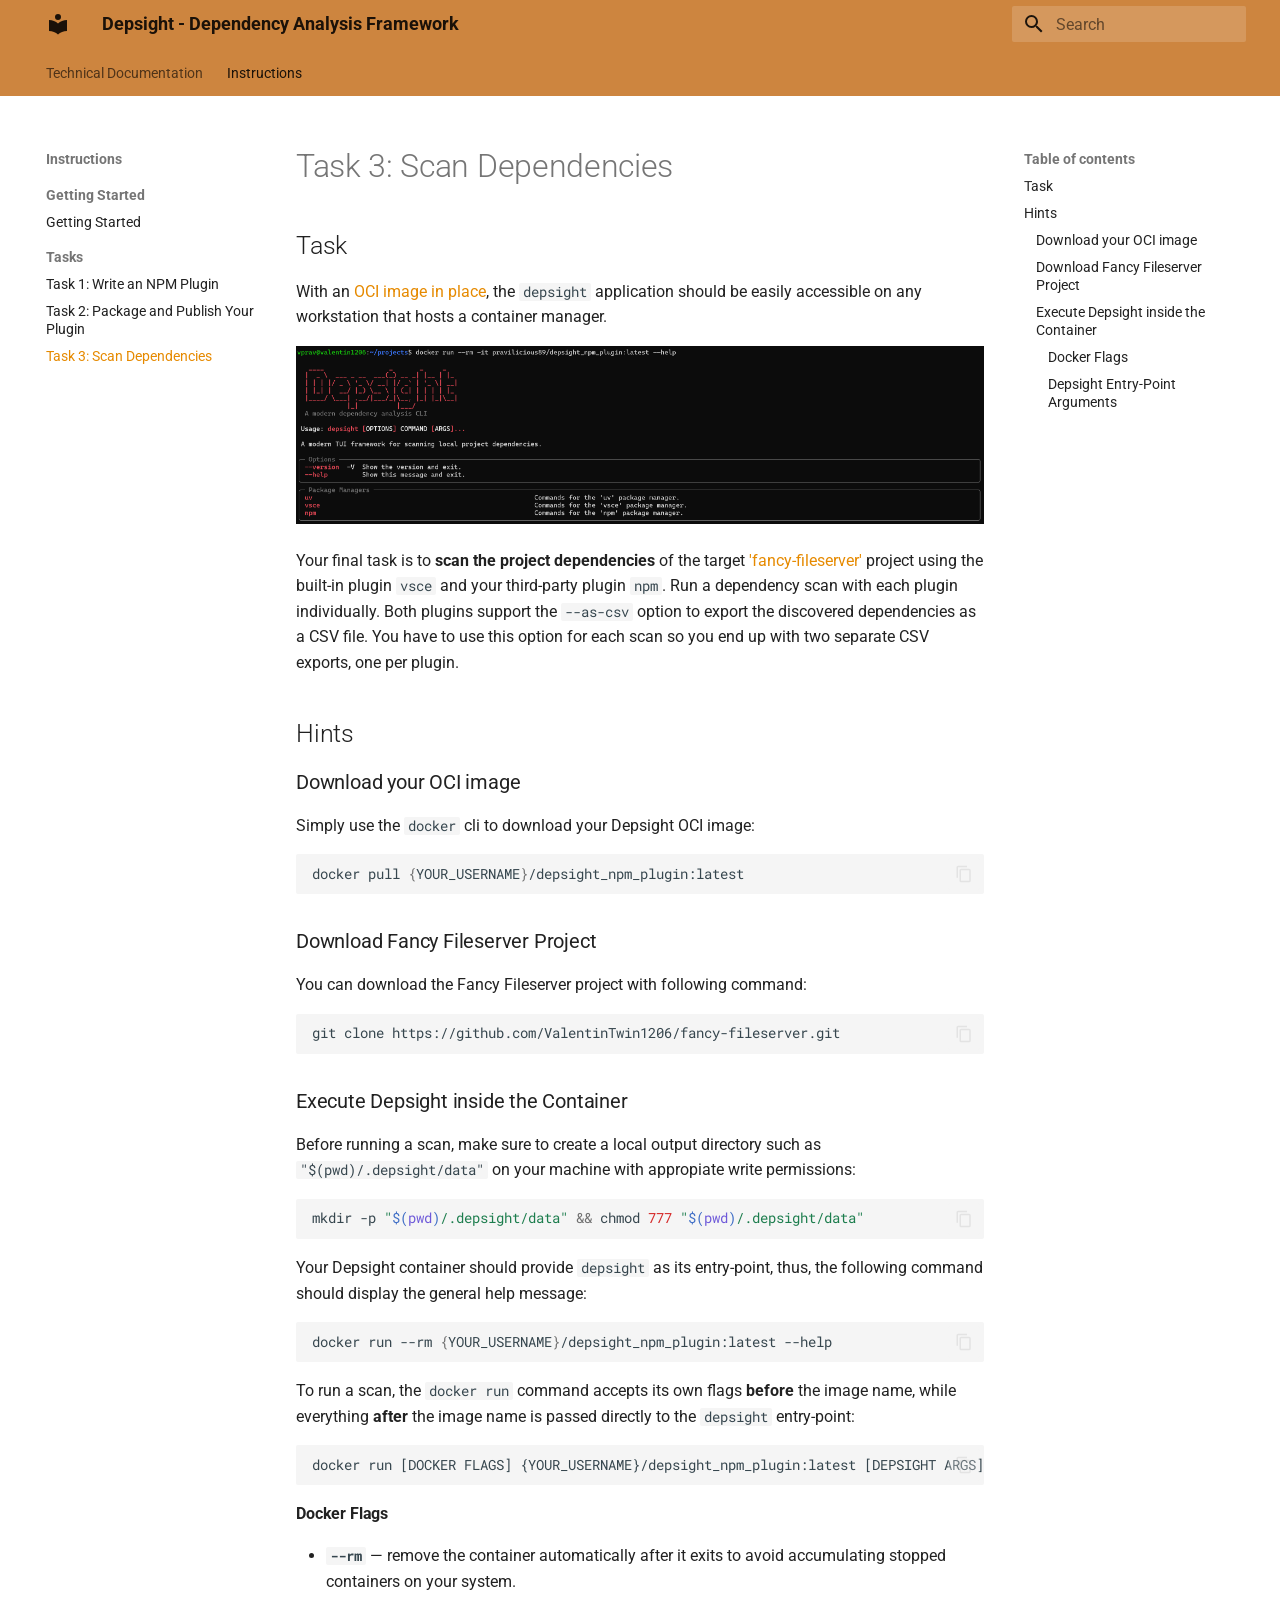
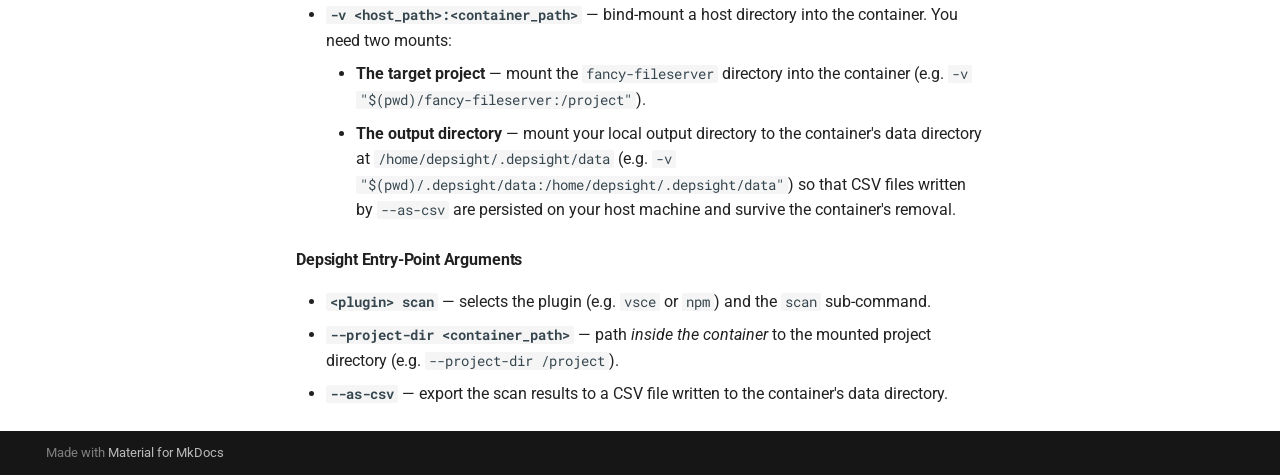
<file: instructions/tasks/task-3-scan-dependencies/index.html>
<!doctype html>
<html lang="en" class="no-js">
  <head>
    
      <meta charset="utf-8">
      <meta name="viewport" content="width=device-width,initial-scale=1">
      
        <meta name="description" content="A modular dependency analysis framework for local workspaces">
      
      
      
      
        <link rel="prev" href="../task-2-package-and-publish-your-plugin/">
      
      
      
        
      
      
      <link rel="icon" href="../../../assets/images/favicon.png">
      <meta name="generator" content="mkdocs-1.6.1, mkdocs-material-9.7.6">
    
    
      
        <title>Task 3: Scan Dependencies - Depsight - Dependency Analysis Framework</title>
      
    
    
      <link rel="stylesheet" href="../../../assets/stylesheets/main.484c7ddc.min.css">
      
        
        <link rel="stylesheet" href="../../../assets/stylesheets/palette.ab4e12ef.min.css">
      
      


    
    
      
    
    
      
        
        
        <link rel="preconnect" href="https://fonts.gstatic.com" crossorigin>
        <link rel="stylesheet" href="https://fonts.googleapis.com/css?family=Roboto:300,300i,400,400i,700,700i%7CRoboto+Mono:400,400i,700,700i&display=fallback">
        <style>:root{--md-text-font:"Roboto";--md-code-font:"Roboto Mono"}</style>
      
    
    
      <link rel="stylesheet" href="../../../stylesheets/extra.css">
    
    <script>__md_scope=new URL("../../..",location),__md_hash=e=>[...e].reduce(((e,_)=>(e<<5)-e+_.charCodeAt(0)),0),__md_get=(e,_=localStorage,t=__md_scope)=>JSON.parse(_.getItem(t.pathname+"."+e)),__md_set=(e,_,t=localStorage,a=__md_scope)=>{try{t.setItem(a.pathname+"."+e,JSON.stringify(_))}catch(e){}}</script>
    
      

    
    
  </head>
  
  
    
    
    
    
    
    <body dir="ltr" data-md-color-scheme="default" data-md-color-primary="orange" data-md-color-accent="orange">
  
    
    <input class="md-toggle" data-md-toggle="drawer" type="checkbox" id="__drawer" autocomplete="off">
    <input class="md-toggle" data-md-toggle="search" type="checkbox" id="__search" autocomplete="off">
    <label class="md-overlay" for="__drawer"></label>
    <div data-md-component="skip">
      
        
        <a href="#task-3-scan-dependencies" class="md-skip">
          Skip to content
        </a>
      
    </div>
    <div data-md-component="announce">
      
    </div>
    
    
      

<header class="md-header" data-md-component="header">
  <nav class="md-header__inner md-grid" aria-label="Header">
    <a href="../../.." title="Depsight - Dependency Analysis Framework" class="md-header__button md-logo" aria-label="Depsight - Dependency Analysis Framework" data-md-component="logo">
      
  
  <svg xmlns="http://www.w3.org/2000/svg" viewBox="0 0 24 24"><path d="M12 8a3 3 0 0 0 3-3 3 3 0 0 0-3-3 3 3 0 0 0-3 3 3 3 0 0 0 3 3m0 3.54C9.64 9.35 6.5 8 3 8v11c3.5 0 6.64 1.35 9 3.54 2.36-2.19 5.5-3.54 9-3.54V8c-3.5 0-6.64 1.35-9 3.54"/></svg>

    </a>
    <label class="md-header__button md-icon" for="__drawer">
      
      <svg xmlns="http://www.w3.org/2000/svg" viewBox="0 0 24 24"><path d="M3 6h18v2H3zm0 5h18v2H3zm0 5h18v2H3z"/></svg>
    </label>
    <div class="md-header__title" data-md-component="header-title">
      <div class="md-header__ellipsis">
        <div class="md-header__topic">
          <span class="md-ellipsis">
            Depsight - Dependency Analysis Framework
          </span>
        </div>
        <div class="md-header__topic" data-md-component="header-topic">
          <span class="md-ellipsis">
            
              Task 3: Scan Dependencies
            
          </span>
        </div>
      </div>
    </div>
    
      
    
    
    
    
      
      
        <label class="md-header__button md-icon" for="__search">
          
          <svg xmlns="http://www.w3.org/2000/svg" viewBox="0 0 24 24"><path d="M9.5 3A6.5 6.5 0 0 1 16 9.5c0 1.61-.59 3.09-1.56 4.23l.27.27h.79l5 5-1.5 1.5-5-5v-.79l-.27-.27A6.52 6.52 0 0 1 9.5 16 6.5 6.5 0 0 1 3 9.5 6.5 6.5 0 0 1 9.5 3m0 2C7 5 5 7 5 9.5S7 14 9.5 14 14 12 14 9.5 12 5 9.5 5"/></svg>
        </label>
        <div class="md-search" data-md-component="search" role="dialog">
  <label class="md-search__overlay" for="__search"></label>
  <div class="md-search__inner" role="search">
    <form class="md-search__form" name="search">
      <input type="text" class="md-search__input" name="query" aria-label="Search" placeholder="Search" autocapitalize="off" autocorrect="off" autocomplete="off" spellcheck="false" data-md-component="search-query" required>
      <label class="md-search__icon md-icon" for="__search">
        
        <svg xmlns="http://www.w3.org/2000/svg" viewBox="0 0 24 24"><path d="M9.5 3A6.5 6.5 0 0 1 16 9.5c0 1.61-.59 3.09-1.56 4.23l.27.27h.79l5 5-1.5 1.5-5-5v-.79l-.27-.27A6.52 6.52 0 0 1 9.5 16 6.5 6.5 0 0 1 3 9.5 6.5 6.5 0 0 1 9.5 3m0 2C7 5 5 7 5 9.5S7 14 9.5 14 14 12 14 9.5 12 5 9.5 5"/></svg>
        
        <svg xmlns="http://www.w3.org/2000/svg" viewBox="0 0 24 24"><path d="M20 11v2H8l5.5 5.5-1.42 1.42L4.16 12l7.92-7.92L13.5 5.5 8 11z"/></svg>
      </label>
      <nav class="md-search__options" aria-label="Search">
        
        <button type="reset" class="md-search__icon md-icon" title="Clear" aria-label="Clear" tabindex="-1">
          
          <svg xmlns="http://www.w3.org/2000/svg" viewBox="0 0 24 24"><path d="M19 6.41 17.59 5 12 10.59 6.41 5 5 6.41 10.59 12 5 17.59 6.41 19 12 13.41 17.59 19 19 17.59 13.41 12z"/></svg>
        </button>
      </nav>
      
    </form>
    <div class="md-search__output">
      <div class="md-search__scrollwrap" tabindex="0" data-md-scrollfix>
        <div class="md-search-result" data-md-component="search-result">
          <div class="md-search-result__meta">
            Initializing search
          </div>
          <ol class="md-search-result__list" role="presentation"></ol>
        </div>
      </div>
    </div>
  </div>
</div>
      
    
    
  </nav>
  
</header>
    
    <div class="md-container" data-md-component="container">
      
      
        
          
            
<nav class="md-tabs" aria-label="Tabs" data-md-component="tabs">
  <div class="md-grid">
    <ul class="md-tabs__list">
      
        
  
  
  
  
    
    
      
  
  
  
  
    
    
      <li class="md-tabs__item">
        <a href="../../../technical-documentation/development/project-overview/" class="md-tabs__link">
          
  
  
  Technical Documentation

        </a>
      </li>
    
  

    
  

      
        
  
  
  
    
  
  
    
    
      
  
  
  
    
  
  
    
    
      <li class="md-tabs__item md-tabs__item--active">
        <a href="../../getting-started/getting-started/" class="md-tabs__link">
          
  
  
  Instructions

        </a>
      </li>
    
  

    
  

      
    </ul>
  </div>
</nav>
          
        
      
      <main class="md-main" data-md-component="main">
        <div class="md-main__inner md-grid">
          
            
              
              <div class="md-sidebar md-sidebar--primary" data-md-component="sidebar" data-md-type="navigation" >
                <div class="md-sidebar__scrollwrap">
                  <div class="md-sidebar__inner">
                    


  


<nav class="md-nav md-nav--primary md-nav--lifted" aria-label="Navigation" data-md-level="0">
  <label class="md-nav__title" for="__drawer">
    <a href="../../.." title="Depsight - Dependency Analysis Framework" class="md-nav__button md-logo" aria-label="Depsight - Dependency Analysis Framework" data-md-component="logo">
      
  
  <svg xmlns="http://www.w3.org/2000/svg" viewBox="0 0 24 24"><path d="M12 8a3 3 0 0 0 3-3 3 3 0 0 0-3-3 3 3 0 0 0-3 3 3 3 0 0 0 3 3m0 3.54C9.64 9.35 6.5 8 3 8v11c3.5 0 6.64 1.35 9 3.54 2.36-2.19 5.5-3.54 9-3.54V8c-3.5 0-6.64 1.35-9 3.54"/></svg>

    </a>
    Depsight - Dependency Analysis Framework
  </label>
  
  <ul class="md-nav__list" data-md-scrollfix>
    
      
      
  
  
  
  
    
    
    
    
      
      
        
      
    
    
    <li class="md-nav__item md-nav__item--nested">
      
        
        
        <input class="md-nav__toggle md-toggle " type="checkbox" id="__nav_1" >
        
          
          <label class="md-nav__link" for="__nav_1" id="__nav_1_label" tabindex="0">
            
  
  
  <span class="md-ellipsis">
    
  
    Technical Documentation
  

    
  </span>
  
  

            <span class="md-nav__icon md-icon"></span>
          </label>
        
        <nav class="md-nav" data-md-level="1" aria-labelledby="__nav_1_label" aria-expanded="false">
          <label class="md-nav__title" for="__nav_1">
            <span class="md-nav__icon md-icon"></span>
            
  
    Technical Documentation
  

          </label>
          <ul class="md-nav__list" data-md-scrollfix>
            
              
                
  
  
  
  
    
    
    
    
      
      
        
      
    
    
    <li class="md-nav__item md-nav__item--nested">
      
        
        
        <input class="md-nav__toggle md-toggle " type="checkbox" id="__nav_1_1" >
        
          
          <label class="md-nav__link" for="__nav_1_1" id="__nav_1_1_label" tabindex="0">
            
  
  
  <span class="md-ellipsis">
    
  
    Architecture & Development
  

    
  </span>
  
  

            <span class="md-nav__icon md-icon"></span>
          </label>
        
        <nav class="md-nav" data-md-level="2" aria-labelledby="__nav_1_1_label" aria-expanded="false">
          <label class="md-nav__title" for="__nav_1_1">
            <span class="md-nav__icon md-icon"></span>
            
  
    Architecture & Development
  

          </label>
          <ul class="md-nav__list" data-md-scrollfix>
            
              
                
  
  
  
  
    <li class="md-nav__item">
      <a href="../../../technical-documentation/development/project-overview/" class="md-nav__link">
        
  
  
  <span class="md-ellipsis">
    
  
    Project Overview
  

    
  </span>
  
  

      </a>
    </li>
  

              
            
              
                
  
  
  
  
    <li class="md-nav__item">
      <a href="../../../technical-documentation/development/dev-environment/" class="md-nav__link">
        
  
  
  <span class="md-ellipsis">
    
  
    Development Environment
  

    
  </span>
  
  

      </a>
    </li>
  

              
            
              
                
  
  
  
  
    <li class="md-nav__item">
      <a href="../../../technical-documentation/development/cli-architecture/" class="md-nav__link">
        
  
  
  <span class="md-ellipsis">
    
  
    CLI Architecture
  

    
  </span>
  
  

      </a>
    </li>
  

              
            
              
                
  
  
  
  
    <li class="md-nav__item">
      <a href="../../../technical-documentation/development/agentic-engineering/" class="md-nav__link">
        
  
  
  <span class="md-ellipsis">
    
  
    Agentic Engineering
  

    
  </span>
  
  

      </a>
    </li>
  

              
            
          </ul>
        </nav>
      
    </li>
  

              
            
              
                
  
  
  
  
    
    
    
    
      
      
        
      
    
    
    <li class="md-nav__item md-nav__item--nested">
      
        
        
        <input class="md-nav__toggle md-toggle " type="checkbox" id="__nav_1_2" >
        
          
          <label class="md-nav__link" for="__nav_1_2" id="__nav_1_2_label" tabindex="0">
            
  
  
  <span class="md-ellipsis">
    
  
    Integration & Deployment
  

    
  </span>
  
  

            <span class="md-nav__icon md-icon"></span>
          </label>
        
        <nav class="md-nav" data-md-level="2" aria-labelledby="__nav_1_2_label" aria-expanded="false">
          <label class="md-nav__title" for="__nav_1_2">
            <span class="md-nav__icon md-icon"></span>
            
  
    Integration & Deployment
  

          </label>
          <ul class="md-nav__list" data-md-scrollfix>
            
              
                
  
  
  
  
    <li class="md-nav__item">
      <a href="../../../technical-documentation/integration_and_deployment/distribution/" class="md-nav__link">
        
  
  
  <span class="md-ellipsis">
    
  
    Distribution
  

    
  </span>
  
  

      </a>
    </li>
  

              
            
              
                
  
  
  
  
    <li class="md-nav__item">
      <a href="../../../technical-documentation/integration_and_deployment/ci_cd/" class="md-nav__link">
        
  
  
  <span class="md-ellipsis">
    
  
    CI/CD
  

    
  </span>
  
  

      </a>
    </li>
  

              
            
          </ul>
        </nav>
      
    </li>
  

              
            
          </ul>
        </nav>
      
    </li>
  

    
      
      
  
  
    
  
  
  
    
    
    
    
      
        
        
      
      
        
      
    
    
    <li class="md-nav__item md-nav__item--active md-nav__item--section md-nav__item--nested">
      
        
        
        <input class="md-nav__toggle md-toggle " type="checkbox" id="__nav_2" checked>
        
          
          <label class="md-nav__link" for="__nav_2" id="__nav_2_label" tabindex="">
            
  
  
  <span class="md-ellipsis">
    
  
    Instructions
  

    
  </span>
  
  

            <span class="md-nav__icon md-icon"></span>
          </label>
        
        <nav class="md-nav" data-md-level="1" aria-labelledby="__nav_2_label" aria-expanded="true">
          <label class="md-nav__title" for="__nav_2">
            <span class="md-nav__icon md-icon"></span>
            
  
    Instructions
  

          </label>
          <ul class="md-nav__list" data-md-scrollfix>
            
              
                
  
  
  
  
    
    
    
    
      
      
        
          
          
        
      
    
    
    <li class="md-nav__item md-nav__item--section md-nav__item--nested">
      
        
        
        <input class="md-nav__toggle md-toggle " type="checkbox" id="__nav_2_1" >
        
          
          <label class="md-nav__link" for="__nav_2_1" id="__nav_2_1_label" tabindex="">
            
  
  
  <span class="md-ellipsis">
    
  
    Getting Started
  

    
  </span>
  
  

            <span class="md-nav__icon md-icon"></span>
          </label>
        
        <nav class="md-nav" data-md-level="2" aria-labelledby="__nav_2_1_label" aria-expanded="false">
          <label class="md-nav__title" for="__nav_2_1">
            <span class="md-nav__icon md-icon"></span>
            
  
    Getting Started
  

          </label>
          <ul class="md-nav__list" data-md-scrollfix>
            
              
                
  
  
  
  
    <li class="md-nav__item">
      <a href="../../getting-started/getting-started/" class="md-nav__link">
        
  
  
  <span class="md-ellipsis">
    
  
    Getting Started
  

    
  </span>
  
  

      </a>
    </li>
  

              
            
          </ul>
        </nav>
      
    </li>
  

              
            
              
                
  
  
    
  
  
  
    
    
    
    
      
      
        
          
          
        
      
    
    
    <li class="md-nav__item md-nav__item--active md-nav__item--section md-nav__item--nested">
      
        
        
        <input class="md-nav__toggle md-toggle " type="checkbox" id="__nav_2_2" checked>
        
          
          <label class="md-nav__link" for="__nav_2_2" id="__nav_2_2_label" tabindex="">
            
  
  
  <span class="md-ellipsis">
    
  
    Tasks
  

    
  </span>
  
  

            <span class="md-nav__icon md-icon"></span>
          </label>
        
        <nav class="md-nav" data-md-level="2" aria-labelledby="__nav_2_2_label" aria-expanded="true">
          <label class="md-nav__title" for="__nav_2_2">
            <span class="md-nav__icon md-icon"></span>
            
  
    Tasks
  

          </label>
          <ul class="md-nav__list" data-md-scrollfix>
            
              
                
  
  
  
  
    <li class="md-nav__item">
      <a href="../task-1-write-a-npm-plugin/" class="md-nav__link">
        
  
  
  <span class="md-ellipsis">
    
  
    Task 1: Write an NPM Plugin
  

    
  </span>
  
  

      </a>
    </li>
  

              
            
              
                
  
  
  
  
    <li class="md-nav__item">
      <a href="../task-2-package-and-publish-your-plugin/" class="md-nav__link">
        
  
  
  <span class="md-ellipsis">
    
  
    Task 2: Package and Publish Your Plugin
  

    
  </span>
  
  

      </a>
    </li>
  

              
            
              
                
  
  
    
  
  
  
    <li class="md-nav__item md-nav__item--active">
      
      <input class="md-nav__toggle md-toggle" type="checkbox" id="__toc">
      
      
        
      
      
        <label class="md-nav__link md-nav__link--active" for="__toc">
          
  
  
  <span class="md-ellipsis">
    
  
    Task 3: Scan Dependencies
  

    
  </span>
  
  

          <span class="md-nav__icon md-icon"></span>
        </label>
      
      <a href="./" class="md-nav__link md-nav__link--active">
        
  
  
  <span class="md-ellipsis">
    
  
    Task 3: Scan Dependencies
  

    
  </span>
  
  

      </a>
      
        

<nav class="md-nav md-nav--secondary" aria-label="Table of contents">
  
  
  
    
  
  
    <label class="md-nav__title" for="__toc">
      <span class="md-nav__icon md-icon"></span>
      Table of contents
    </label>
    <ul class="md-nav__list" data-md-component="toc" data-md-scrollfix>
      
        <li class="md-nav__item">
  <a href="#task" class="md-nav__link">
    <span class="md-ellipsis">
      
        Task
      
    </span>
  </a>
  
</li>
      
        <li class="md-nav__item">
  <a href="#hints" class="md-nav__link">
    <span class="md-ellipsis">
      
        Hints
      
    </span>
  </a>
  
    <nav class="md-nav" aria-label="Hints">
      <ul class="md-nav__list">
        
          <li class="md-nav__item">
  <a href="#download-your-oci-image" class="md-nav__link">
    <span class="md-ellipsis">
      
        Download your OCI image
      
    </span>
  </a>
  
</li>
        
          <li class="md-nav__item">
  <a href="#download-fancy-fileserver-project" class="md-nav__link">
    <span class="md-ellipsis">
      
        Download Fancy Fileserver Project
      
    </span>
  </a>
  
</li>
        
          <li class="md-nav__item">
  <a href="#execute-depsight-inside-the-container" class="md-nav__link">
    <span class="md-ellipsis">
      
        Execute Depsight inside the Container
      
    </span>
  </a>
  
    <nav class="md-nav" aria-label="Execute Depsight inside the Container">
      <ul class="md-nav__list">
        
          <li class="md-nav__item">
  <a href="#docker-flags" class="md-nav__link">
    <span class="md-ellipsis">
      
        Docker Flags
      
    </span>
  </a>
  
</li>
        
          <li class="md-nav__item">
  <a href="#depsight-entry-point-arguments" class="md-nav__link">
    <span class="md-ellipsis">
      
        Depsight Entry-Point Arguments
      
    </span>
  </a>
  
</li>
        
      </ul>
    </nav>
  
</li>
        
      </ul>
    </nav>
  
</li>
      
    </ul>
  
</nav>
      
    </li>
  

              
            
          </ul>
        </nav>
      
    </li>
  

              
            
          </ul>
        </nav>
      
    </li>
  

    
  </ul>
</nav>
                  </div>
                </div>
              </div>
            
            
              
              <div class="md-sidebar md-sidebar--secondary" data-md-component="sidebar" data-md-type="toc" >
                <div class="md-sidebar__scrollwrap">
                  <div class="md-sidebar__inner">
                    

<nav class="md-nav md-nav--secondary" aria-label="Table of contents">
  
  
  
    
  
  
    <label class="md-nav__title" for="__toc">
      <span class="md-nav__icon md-icon"></span>
      Table of contents
    </label>
    <ul class="md-nav__list" data-md-component="toc" data-md-scrollfix>
      
        <li class="md-nav__item">
  <a href="#task" class="md-nav__link">
    <span class="md-ellipsis">
      
        Task
      
    </span>
  </a>
  
</li>
      
        <li class="md-nav__item">
  <a href="#hints" class="md-nav__link">
    <span class="md-ellipsis">
      
        Hints
      
    </span>
  </a>
  
    <nav class="md-nav" aria-label="Hints">
      <ul class="md-nav__list">
        
          <li class="md-nav__item">
  <a href="#download-your-oci-image" class="md-nav__link">
    <span class="md-ellipsis">
      
        Download your OCI image
      
    </span>
  </a>
  
</li>
        
          <li class="md-nav__item">
  <a href="#download-fancy-fileserver-project" class="md-nav__link">
    <span class="md-ellipsis">
      
        Download Fancy Fileserver Project
      
    </span>
  </a>
  
</li>
        
          <li class="md-nav__item">
  <a href="#execute-depsight-inside-the-container" class="md-nav__link">
    <span class="md-ellipsis">
      
        Execute Depsight inside the Container
      
    </span>
  </a>
  
    <nav class="md-nav" aria-label="Execute Depsight inside the Container">
      <ul class="md-nav__list">
        
          <li class="md-nav__item">
  <a href="#docker-flags" class="md-nav__link">
    <span class="md-ellipsis">
      
        Docker Flags
      
    </span>
  </a>
  
</li>
        
          <li class="md-nav__item">
  <a href="#depsight-entry-point-arguments" class="md-nav__link">
    <span class="md-ellipsis">
      
        Depsight Entry-Point Arguments
      
    </span>
  </a>
  
</li>
        
      </ul>
    </nav>
  
</li>
        
      </ul>
    </nav>
  
</li>
      
    </ul>
  
</nav>
                  </div>
                </div>
              </div>
            
          
          
            <div class="md-content" data-md-component="content">
              
              <article class="md-content__inner md-typeset">
                
                  



<h1 id="task-3-scan-dependencies">Task 3: Scan Dependencies</h1>
<h2 id="task">Task</h2>
<p>With an <a href="../task-2-package-and-publish-your-plugin/">OCI image in place</a>, the <code>depsight</code> application should be easily accessible on any workstation that hosts a container manager.</p>
<p><img alt="Depsight CLI" src="../../../images/depsight_container_cli.png" /></p>
<p>Your final task is to <strong>scan the project dependencies</strong> of the target <a href="https://github.com/ValentinTwin1206/fancy-fileserver">'fancy-fileserver'</a> project using the built-in plugin <code>vsce</code> and your third-party plugin <code>npm</code>. Run a dependency scan with each plugin individually. Both plugins support the <code>--as-csv</code> option to export the discovered dependencies as a CSV file. You have to use this option for each scan so you end up with two separate CSV exports, one per plugin.</p>
<h2 id="hints">Hints</h2>
<h3 id="download-your-oci-image">Download your OCI image</h3>
<p>Simply use the <code>docker</code> cli to download your Depsight OCI image:</p>
<div class="highlight"><pre><span></span><code>docker<span class="w"> </span>pull<span class="w"> </span><span class="o">{</span>YOUR_USERNAME<span class="o">}</span>/depsight_npm_plugin:latest
</code></pre></div>
<h3 id="download-fancy-fileserver-project">Download Fancy Fileserver Project</h3>
<p>You can download the Fancy Fileserver project with following command:</p>
<div class="highlight"><pre><span></span><code>git<span class="w"> </span>clone<span class="w"> </span>https://github.com/ValentinTwin1206/fancy-fileserver.git
</code></pre></div>
<h3 id="execute-depsight-inside-the-container">Execute Depsight inside the Container</h3>
<p>Before running a scan, make sure to create a local output directory such as <code>"$(pwd)/.depsight/data"</code> on your machine with appropiate write permissions:</p>
<div class="highlight"><pre><span></span><code>mkdir<span class="w"> </span>-p<span class="w"> </span><span class="s2">&quot;</span><span class="k">$(</span><span class="nb">pwd</span><span class="k">)</span><span class="s2">/.depsight/data&quot;</span><span class="w"> </span><span class="o">&amp;&amp;</span><span class="w"> </span>chmod<span class="w"> </span><span class="m">777</span><span class="w"> </span><span class="s2">&quot;</span><span class="k">$(</span><span class="nb">pwd</span><span class="k">)</span><span class="s2">/.depsight/data&quot;</span>
</code></pre></div>
<p>Your Depsight container should provide <code>depsight</code> as its entry-point, thus, the following command should display the general help message:</p>
<div class="highlight"><pre><span></span><code>docker<span class="w"> </span>run<span class="w"> </span>--rm<span class="w"> </span><span class="o">{</span>YOUR_USERNAME<span class="o">}</span>/depsight_npm_plugin:latest<span class="w"> </span>--help
</code></pre></div>
<p>To run a scan, the <code>docker run</code> command accepts its own flags <strong>before</strong> the image name, while everything <strong>after</strong> the image name is passed directly to the <code>depsight</code> entry-point:</p>
<div class="highlight"><pre><span></span><code>docker run [DOCKER FLAGS] {YOUR_USERNAME}/depsight_npm_plugin:latest [DEPSIGHT ARGS]
</code></pre></div>
<h4 id="docker-flags">Docker Flags</h4>
<ul>
<li><strong><code>--rm</code></strong> — remove the container automatically after it exits to avoid accumulating stopped containers on your system.</li>
<li><strong><code>-v &lt;host_path&gt;:&lt;container_path&gt;</code></strong> — bind-mount a host directory into the container. You need two mounts:<ul>
<li><strong>The target project</strong> — mount the <code>fancy-fileserver</code> directory into the container (e.g. <code>-v "$(pwd)/fancy-fileserver:/project"</code>).</li>
<li><strong>The output directory</strong> — mount your local output directory to the container's data directory at <code>/home/depsight/.depsight/data</code> (e.g. <code>-v "$(pwd)/.depsight/data:/home/depsight/.depsight/data"</code>) so that CSV files written by <code>--as-csv</code> are persisted on your host machine and survive the container's removal.</li>
</ul>
</li>
</ul>
<h4 id="depsight-entry-point-arguments">Depsight Entry-Point Arguments</h4>
<ul>
<li><strong><code>&lt;plugin&gt; scan</code></strong> — selects the plugin (e.g. <code>vsce</code> or <code>npm</code>) and the <code>scan</code> sub-command.</li>
<li><strong><code>--project-dir &lt;container_path&gt;</code></strong> — path <em>inside the container</em> to the mounted project directory (e.g. <code>--project-dir /project</code>).</li>
<li><strong><code>--as-csv</code></strong> — export the scan results to a CSV file written to the container's data directory.</li>
</ul>












                
              </article>
            </div>
          
          
<script>var target=document.getElementById(location.hash.slice(1));target&&target.name&&(target.checked=target.name.startsWith("__tabbed_"))</script>
        </div>
        
      </main>
      
        <footer class="md-footer">
  
  <div class="md-footer-meta md-typeset">
    <div class="md-footer-meta__inner md-grid">
      <div class="md-copyright">
  
  
    Made with
    <a href="https://squidfunk.github.io/mkdocs-material/" target="_blank" rel="noopener">
      Material for MkDocs
    </a>
  
</div>
      
    </div>
  </div>
</footer>
      
    </div>
    <div class="md-dialog" data-md-component="dialog">
      <div class="md-dialog__inner md-typeset"></div>
    </div>
    
    
    
      
      
      <script id="__config" type="application/json">{"annotate": null, "base": "../../..", "features": ["navigation.tabs", "navigation.sections", "content.code.copy"], "search": "../../../assets/javascripts/workers/search.2c215733.min.js", "tags": null, "translations": {"clipboard.copied": "Copied to clipboard", "clipboard.copy": "Copy to clipboard", "search.result.more.one": "1 more on this page", "search.result.more.other": "# more on this page", "search.result.none": "No matching documents", "search.result.one": "1 matching document", "search.result.other": "# matching documents", "search.result.placeholder": "Type to start searching", "search.result.term.missing": "Missing", "select.version": "Select version"}, "version": null}</script>
    
    
      <script src="../../../assets/javascripts/bundle.79ae519e.min.js"></script>
      
    
  </body>
</html>
</file>
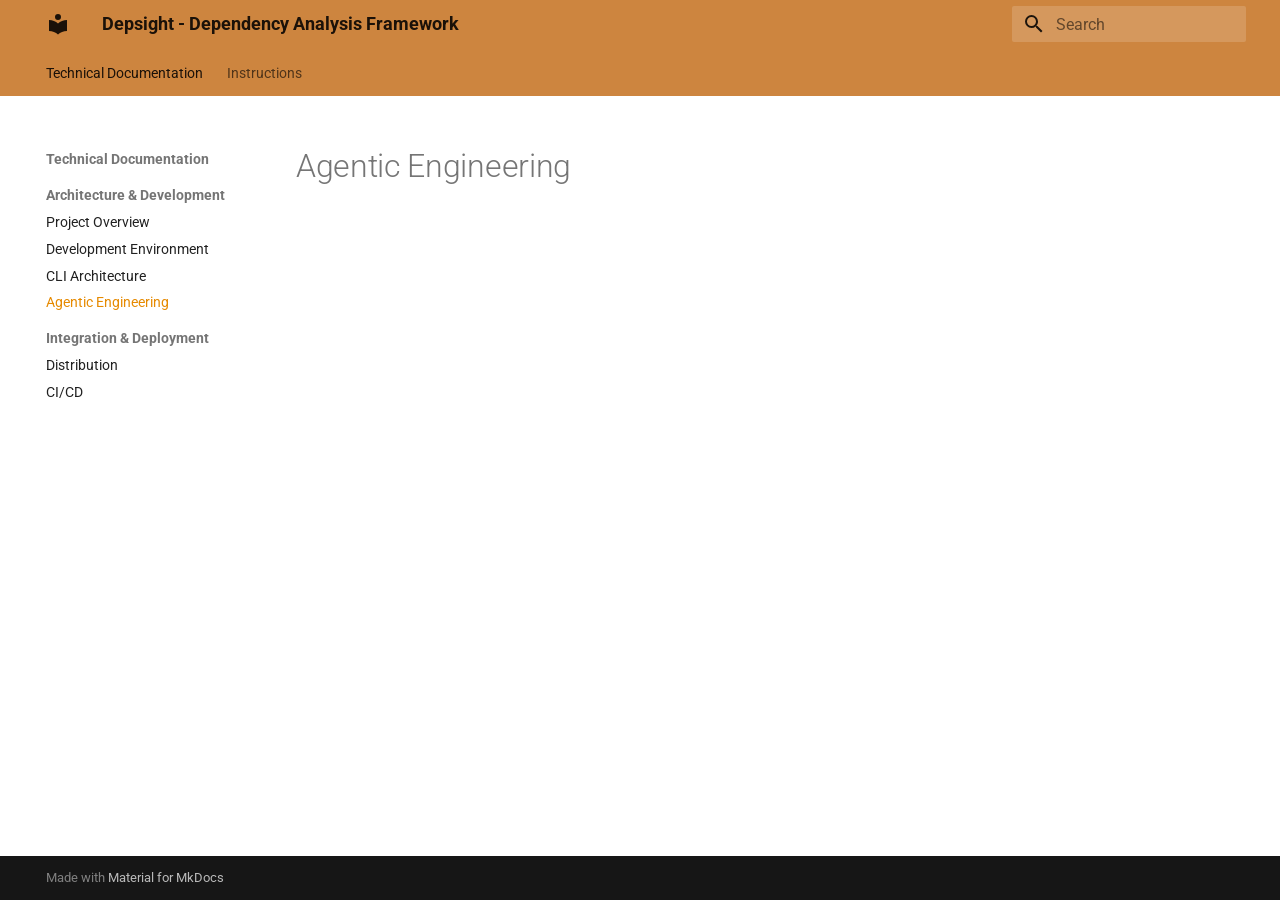
<file: technical-documentation/development/agentic-engineering/index.html>
<!doctype html>
<html lang="en" class="no-js">
  <head>
    
      <meta charset="utf-8">
      <meta name="viewport" content="width=device-width,initial-scale=1">
      
        <meta name="description" content="A modular dependency analysis framework for local workspaces">
      
      
      
      
        <link rel="prev" href="../cli-architecture/">
      
      
        <link rel="next" href="../../integration_and_deployment/distribution/">
      
      
        
      
      
      <link rel="icon" href="../../../assets/images/favicon.png">
      <meta name="generator" content="mkdocs-1.6.1, mkdocs-material-9.7.6">
    
    
      
        <title>Agentic Engineering - Depsight - Dependency Analysis Framework</title>
      
    
    
      <link rel="stylesheet" href="../../../assets/stylesheets/main.484c7ddc.min.css">
      
        
        <link rel="stylesheet" href="../../../assets/stylesheets/palette.ab4e12ef.min.css">
      
      


    
    
      
    
    
      
        
        
        <link rel="preconnect" href="https://fonts.gstatic.com" crossorigin>
        <link rel="stylesheet" href="https://fonts.googleapis.com/css?family=Roboto:300,300i,400,400i,700,700i%7CRoboto+Mono:400,400i,700,700i&display=fallback">
        <style>:root{--md-text-font:"Roboto";--md-code-font:"Roboto Mono"}</style>
      
    
    
      <link rel="stylesheet" href="../../../stylesheets/extra.css">
    
    <script>__md_scope=new URL("../../..",location),__md_hash=e=>[...e].reduce(((e,_)=>(e<<5)-e+_.charCodeAt(0)),0),__md_get=(e,_=localStorage,t=__md_scope)=>JSON.parse(_.getItem(t.pathname+"."+e)),__md_set=(e,_,t=localStorage,a=__md_scope)=>{try{t.setItem(a.pathname+"."+e,JSON.stringify(_))}catch(e){}}</script>
    
      

    
    
  </head>
  
  
    
    
    
    
    
    <body dir="ltr" data-md-color-scheme="default" data-md-color-primary="orange" data-md-color-accent="orange">
  
    
    <input class="md-toggle" data-md-toggle="drawer" type="checkbox" id="__drawer" autocomplete="off">
    <input class="md-toggle" data-md-toggle="search" type="checkbox" id="__search" autocomplete="off">
    <label class="md-overlay" for="__drawer"></label>
    <div data-md-component="skip">
      
        
        <a href="#agentic-engineering" class="md-skip">
          Skip to content
        </a>
      
    </div>
    <div data-md-component="announce">
      
    </div>
    
    
      

<header class="md-header" data-md-component="header">
  <nav class="md-header__inner md-grid" aria-label="Header">
    <a href="../../.." title="Depsight - Dependency Analysis Framework" class="md-header__button md-logo" aria-label="Depsight - Dependency Analysis Framework" data-md-component="logo">
      
  
  <svg xmlns="http://www.w3.org/2000/svg" viewBox="0 0 24 24"><path d="M12 8a3 3 0 0 0 3-3 3 3 0 0 0-3-3 3 3 0 0 0-3 3 3 3 0 0 0 3 3m0 3.54C9.64 9.35 6.5 8 3 8v11c3.5 0 6.64 1.35 9 3.54 2.36-2.19 5.5-3.54 9-3.54V8c-3.5 0-6.64 1.35-9 3.54"/></svg>

    </a>
    <label class="md-header__button md-icon" for="__drawer">
      
      <svg xmlns="http://www.w3.org/2000/svg" viewBox="0 0 24 24"><path d="M3 6h18v2H3zm0 5h18v2H3zm0 5h18v2H3z"/></svg>
    </label>
    <div class="md-header__title" data-md-component="header-title">
      <div class="md-header__ellipsis">
        <div class="md-header__topic">
          <span class="md-ellipsis">
            Depsight - Dependency Analysis Framework
          </span>
        </div>
        <div class="md-header__topic" data-md-component="header-topic">
          <span class="md-ellipsis">
            
              Agentic Engineering
            
          </span>
        </div>
      </div>
    </div>
    
      
    
    
    
    
      
      
        <label class="md-header__button md-icon" for="__search">
          
          <svg xmlns="http://www.w3.org/2000/svg" viewBox="0 0 24 24"><path d="M9.5 3A6.5 6.5 0 0 1 16 9.5c0 1.61-.59 3.09-1.56 4.23l.27.27h.79l5 5-1.5 1.5-5-5v-.79l-.27-.27A6.52 6.52 0 0 1 9.5 16 6.5 6.5 0 0 1 3 9.5 6.5 6.5 0 0 1 9.5 3m0 2C7 5 5 7 5 9.5S7 14 9.5 14 14 12 14 9.5 12 5 9.5 5"/></svg>
        </label>
        <div class="md-search" data-md-component="search" role="dialog">
  <label class="md-search__overlay" for="__search"></label>
  <div class="md-search__inner" role="search">
    <form class="md-search__form" name="search">
      <input type="text" class="md-search__input" name="query" aria-label="Search" placeholder="Search" autocapitalize="off" autocorrect="off" autocomplete="off" spellcheck="false" data-md-component="search-query" required>
      <label class="md-search__icon md-icon" for="__search">
        
        <svg xmlns="http://www.w3.org/2000/svg" viewBox="0 0 24 24"><path d="M9.5 3A6.5 6.5 0 0 1 16 9.5c0 1.61-.59 3.09-1.56 4.23l.27.27h.79l5 5-1.5 1.5-5-5v-.79l-.27-.27A6.52 6.52 0 0 1 9.5 16 6.5 6.5 0 0 1 3 9.5 6.5 6.5 0 0 1 9.5 3m0 2C7 5 5 7 5 9.5S7 14 9.5 14 14 12 14 9.5 12 5 9.5 5"/></svg>
        
        <svg xmlns="http://www.w3.org/2000/svg" viewBox="0 0 24 24"><path d="M20 11v2H8l5.5 5.5-1.42 1.42L4.16 12l7.92-7.92L13.5 5.5 8 11z"/></svg>
      </label>
      <nav class="md-search__options" aria-label="Search">
        
        <button type="reset" class="md-search__icon md-icon" title="Clear" aria-label="Clear" tabindex="-1">
          
          <svg xmlns="http://www.w3.org/2000/svg" viewBox="0 0 24 24"><path d="M19 6.41 17.59 5 12 10.59 6.41 5 5 6.41 10.59 12 5 17.59 6.41 19 12 13.41 17.59 19 19 17.59 13.41 12z"/></svg>
        </button>
      </nav>
      
    </form>
    <div class="md-search__output">
      <div class="md-search__scrollwrap" tabindex="0" data-md-scrollfix>
        <div class="md-search-result" data-md-component="search-result">
          <div class="md-search-result__meta">
            Initializing search
          </div>
          <ol class="md-search-result__list" role="presentation"></ol>
        </div>
      </div>
    </div>
  </div>
</div>
      
    
    
  </nav>
  
</header>
    
    <div class="md-container" data-md-component="container">
      
      
        
          
            
<nav class="md-tabs" aria-label="Tabs" data-md-component="tabs">
  <div class="md-grid">
    <ul class="md-tabs__list">
      
        
  
  
  
    
  
  
    
    
      
  
  
  
    
  
  
    
    
      <li class="md-tabs__item md-tabs__item--active">
        <a href="../project-overview/" class="md-tabs__link">
          
  
  
  Technical Documentation

        </a>
      </li>
    
  

    
  

      
        
  
  
  
  
    
    
      
  
  
  
  
    
    
      <li class="md-tabs__item">
        <a href="../../../instructions/getting-started/getting-started/" class="md-tabs__link">
          
  
  
  Instructions

        </a>
      </li>
    
  

    
  

      
    </ul>
  </div>
</nav>
          
        
      
      <main class="md-main" data-md-component="main">
        <div class="md-main__inner md-grid">
          
            
              
              <div class="md-sidebar md-sidebar--primary" data-md-component="sidebar" data-md-type="navigation" >
                <div class="md-sidebar__scrollwrap">
                  <div class="md-sidebar__inner">
                    


  


<nav class="md-nav md-nav--primary md-nav--lifted" aria-label="Navigation" data-md-level="0">
  <label class="md-nav__title" for="__drawer">
    <a href="../../.." title="Depsight - Dependency Analysis Framework" class="md-nav__button md-logo" aria-label="Depsight - Dependency Analysis Framework" data-md-component="logo">
      
  
  <svg xmlns="http://www.w3.org/2000/svg" viewBox="0 0 24 24"><path d="M12 8a3 3 0 0 0 3-3 3 3 0 0 0-3-3 3 3 0 0 0-3 3 3 3 0 0 0 3 3m0 3.54C9.64 9.35 6.5 8 3 8v11c3.5 0 6.64 1.35 9 3.54 2.36-2.19 5.5-3.54 9-3.54V8c-3.5 0-6.64 1.35-9 3.54"/></svg>

    </a>
    Depsight - Dependency Analysis Framework
  </label>
  
  <ul class="md-nav__list" data-md-scrollfix>
    
      
      
  
  
    
  
  
  
    
    
    
    
      
        
        
      
      
        
      
    
    
    <li class="md-nav__item md-nav__item--active md-nav__item--section md-nav__item--nested">
      
        
        
        <input class="md-nav__toggle md-toggle " type="checkbox" id="__nav_1" checked>
        
          
          <label class="md-nav__link" for="__nav_1" id="__nav_1_label" tabindex="">
            
  
  
  <span class="md-ellipsis">
    
  
    Technical Documentation
  

    
  </span>
  
  

            <span class="md-nav__icon md-icon"></span>
          </label>
        
        <nav class="md-nav" data-md-level="1" aria-labelledby="__nav_1_label" aria-expanded="true">
          <label class="md-nav__title" for="__nav_1">
            <span class="md-nav__icon md-icon"></span>
            
  
    Technical Documentation
  

          </label>
          <ul class="md-nav__list" data-md-scrollfix>
            
              
                
  
  
    
  
  
  
    
    
    
    
      
      
        
          
          
        
      
    
    
    <li class="md-nav__item md-nav__item--active md-nav__item--section md-nav__item--nested">
      
        
        
        <input class="md-nav__toggle md-toggle " type="checkbox" id="__nav_1_1" checked>
        
          
          <label class="md-nav__link" for="__nav_1_1" id="__nav_1_1_label" tabindex="">
            
  
  
  <span class="md-ellipsis">
    
  
    Architecture & Development
  

    
  </span>
  
  

            <span class="md-nav__icon md-icon"></span>
          </label>
        
        <nav class="md-nav" data-md-level="2" aria-labelledby="__nav_1_1_label" aria-expanded="true">
          <label class="md-nav__title" for="__nav_1_1">
            <span class="md-nav__icon md-icon"></span>
            
  
    Architecture & Development
  

          </label>
          <ul class="md-nav__list" data-md-scrollfix>
            
              
                
  
  
  
  
    <li class="md-nav__item">
      <a href="../project-overview/" class="md-nav__link">
        
  
  
  <span class="md-ellipsis">
    
  
    Project Overview
  

    
  </span>
  
  

      </a>
    </li>
  

              
            
              
                
  
  
  
  
    <li class="md-nav__item">
      <a href="../dev-environment/" class="md-nav__link">
        
  
  
  <span class="md-ellipsis">
    
  
    Development Environment
  

    
  </span>
  
  

      </a>
    </li>
  

              
            
              
                
  
  
  
  
    <li class="md-nav__item">
      <a href="../cli-architecture/" class="md-nav__link">
        
  
  
  <span class="md-ellipsis">
    
  
    CLI Architecture
  

    
  </span>
  
  

      </a>
    </li>
  

              
            
              
                
  
  
    
  
  
  
    <li class="md-nav__item md-nav__item--active">
      
      <input class="md-nav__toggle md-toggle" type="checkbox" id="__toc">
      
      
        
      
      
      <a href="./" class="md-nav__link md-nav__link--active">
        
  
  
  <span class="md-ellipsis">
    
  
    Agentic Engineering
  

    
  </span>
  
  

      </a>
      
    </li>
  

              
            
          </ul>
        </nav>
      
    </li>
  

              
            
              
                
  
  
  
  
    
    
    
    
      
      
        
          
          
        
      
    
    
    <li class="md-nav__item md-nav__item--section md-nav__item--nested">
      
        
        
        <input class="md-nav__toggle md-toggle " type="checkbox" id="__nav_1_2" >
        
          
          <label class="md-nav__link" for="__nav_1_2" id="__nav_1_2_label" tabindex="">
            
  
  
  <span class="md-ellipsis">
    
  
    Integration & Deployment
  

    
  </span>
  
  

            <span class="md-nav__icon md-icon"></span>
          </label>
        
        <nav class="md-nav" data-md-level="2" aria-labelledby="__nav_1_2_label" aria-expanded="false">
          <label class="md-nav__title" for="__nav_1_2">
            <span class="md-nav__icon md-icon"></span>
            
  
    Integration & Deployment
  

          </label>
          <ul class="md-nav__list" data-md-scrollfix>
            
              
                
  
  
  
  
    <li class="md-nav__item">
      <a href="../../integration_and_deployment/distribution/" class="md-nav__link">
        
  
  
  <span class="md-ellipsis">
    
  
    Distribution
  

    
  </span>
  
  

      </a>
    </li>
  

              
            
              
                
  
  
  
  
    <li class="md-nav__item">
      <a href="../../integration_and_deployment/ci_cd/" class="md-nav__link">
        
  
  
  <span class="md-ellipsis">
    
  
    CI/CD
  

    
  </span>
  
  

      </a>
    </li>
  

              
            
          </ul>
        </nav>
      
    </li>
  

              
            
          </ul>
        </nav>
      
    </li>
  

    
      
      
  
  
  
  
    
    
    
    
      
      
        
      
    
    
    <li class="md-nav__item md-nav__item--nested">
      
        
        
        <input class="md-nav__toggle md-toggle " type="checkbox" id="__nav_2" >
        
          
          <label class="md-nav__link" for="__nav_2" id="__nav_2_label" tabindex="0">
            
  
  
  <span class="md-ellipsis">
    
  
    Instructions
  

    
  </span>
  
  

            <span class="md-nav__icon md-icon"></span>
          </label>
        
        <nav class="md-nav" data-md-level="1" aria-labelledby="__nav_2_label" aria-expanded="false">
          <label class="md-nav__title" for="__nav_2">
            <span class="md-nav__icon md-icon"></span>
            
  
    Instructions
  

          </label>
          <ul class="md-nav__list" data-md-scrollfix>
            
              
                
  
  
  
  
    
    
    
    
      
      
        
      
    
    
    <li class="md-nav__item md-nav__item--nested">
      
        
        
        <input class="md-nav__toggle md-toggle " type="checkbox" id="__nav_2_1" >
        
          
          <label class="md-nav__link" for="__nav_2_1" id="__nav_2_1_label" tabindex="0">
            
  
  
  <span class="md-ellipsis">
    
  
    Getting Started
  

    
  </span>
  
  

            <span class="md-nav__icon md-icon"></span>
          </label>
        
        <nav class="md-nav" data-md-level="2" aria-labelledby="__nav_2_1_label" aria-expanded="false">
          <label class="md-nav__title" for="__nav_2_1">
            <span class="md-nav__icon md-icon"></span>
            
  
    Getting Started
  

          </label>
          <ul class="md-nav__list" data-md-scrollfix>
            
              
                
  
  
  
  
    <li class="md-nav__item">
      <a href="../../../instructions/getting-started/getting-started/" class="md-nav__link">
        
  
  
  <span class="md-ellipsis">
    
  
    Getting Started
  

    
  </span>
  
  

      </a>
    </li>
  

              
            
          </ul>
        </nav>
      
    </li>
  

              
            
              
                
  
  
  
  
    
    
    
    
      
      
        
      
    
    
    <li class="md-nav__item md-nav__item--nested">
      
        
        
        <input class="md-nav__toggle md-toggle " type="checkbox" id="__nav_2_2" >
        
          
          <label class="md-nav__link" for="__nav_2_2" id="__nav_2_2_label" tabindex="0">
            
  
  
  <span class="md-ellipsis">
    
  
    Tasks
  

    
  </span>
  
  

            <span class="md-nav__icon md-icon"></span>
          </label>
        
        <nav class="md-nav" data-md-level="2" aria-labelledby="__nav_2_2_label" aria-expanded="false">
          <label class="md-nav__title" for="__nav_2_2">
            <span class="md-nav__icon md-icon"></span>
            
  
    Tasks
  

          </label>
          <ul class="md-nav__list" data-md-scrollfix>
            
              
                
  
  
  
  
    <li class="md-nav__item">
      <a href="../../../instructions/tasks/task-1-write-a-npm-plugin/" class="md-nav__link">
        
  
  
  <span class="md-ellipsis">
    
  
    Task 1: Write an NPM Plugin
  

    
  </span>
  
  

      </a>
    </li>
  

              
            
              
                
  
  
  
  
    <li class="md-nav__item">
      <a href="../../../instructions/tasks/task-2-package-and-publish-your-plugin/" class="md-nav__link">
        
  
  
  <span class="md-ellipsis">
    
  
    Task 2: Package and Publish Your Plugin
  

    
  </span>
  
  

      </a>
    </li>
  

              
            
              
                
  
  
  
  
    <li class="md-nav__item">
      <a href="../../../instructions/tasks/task-3-scan-dependencies/" class="md-nav__link">
        
  
  
  <span class="md-ellipsis">
    
  
    Task 3: Scan Dependencies
  

    
  </span>
  
  

      </a>
    </li>
  

              
            
          </ul>
        </nav>
      
    </li>
  

              
            
          </ul>
        </nav>
      
    </li>
  

    
  </ul>
</nav>
                  </div>
                </div>
              </div>
            
            
              
              <div class="md-sidebar md-sidebar--secondary" data-md-component="sidebar" data-md-type="toc" >
                <div class="md-sidebar__scrollwrap">
                  <div class="md-sidebar__inner">
                    

<nav class="md-nav md-nav--secondary" aria-label="Table of contents">
  
  
  
    
  
  
</nav>
                  </div>
                </div>
              </div>
            
          
          
            <div class="md-content" data-md-component="content">
              
              <article class="md-content__inner md-typeset">
                
                  



<h1 id="agentic-engineering">Agentic Engineering</h1>












                
              </article>
            </div>
          
          
<script>var target=document.getElementById(location.hash.slice(1));target&&target.name&&(target.checked=target.name.startsWith("__tabbed_"))</script>
        </div>
        
      </main>
      
        <footer class="md-footer">
  
  <div class="md-footer-meta md-typeset">
    <div class="md-footer-meta__inner md-grid">
      <div class="md-copyright">
  
  
    Made with
    <a href="https://squidfunk.github.io/mkdocs-material/" target="_blank" rel="noopener">
      Material for MkDocs
    </a>
  
</div>
      
    </div>
  </div>
</footer>
      
    </div>
    <div class="md-dialog" data-md-component="dialog">
      <div class="md-dialog__inner md-typeset"></div>
    </div>
    
    
    
      
      
      <script id="__config" type="application/json">{"annotate": null, "base": "../../..", "features": ["navigation.tabs", "navigation.sections", "content.code.copy"], "search": "../../../assets/javascripts/workers/search.2c215733.min.js", "tags": null, "translations": {"clipboard.copied": "Copied to clipboard", "clipboard.copy": "Copy to clipboard", "search.result.more.one": "1 more on this page", "search.result.more.other": "# more on this page", "search.result.none": "No matching documents", "search.result.one": "1 matching document", "search.result.other": "# matching documents", "search.result.placeholder": "Type to start searching", "search.result.term.missing": "Missing", "select.version": "Select version"}, "version": null}</script>
    
    
      <script src="../../../assets/javascripts/bundle.79ae519e.min.js"></script>
      
    
  </body>
</html>
</file>
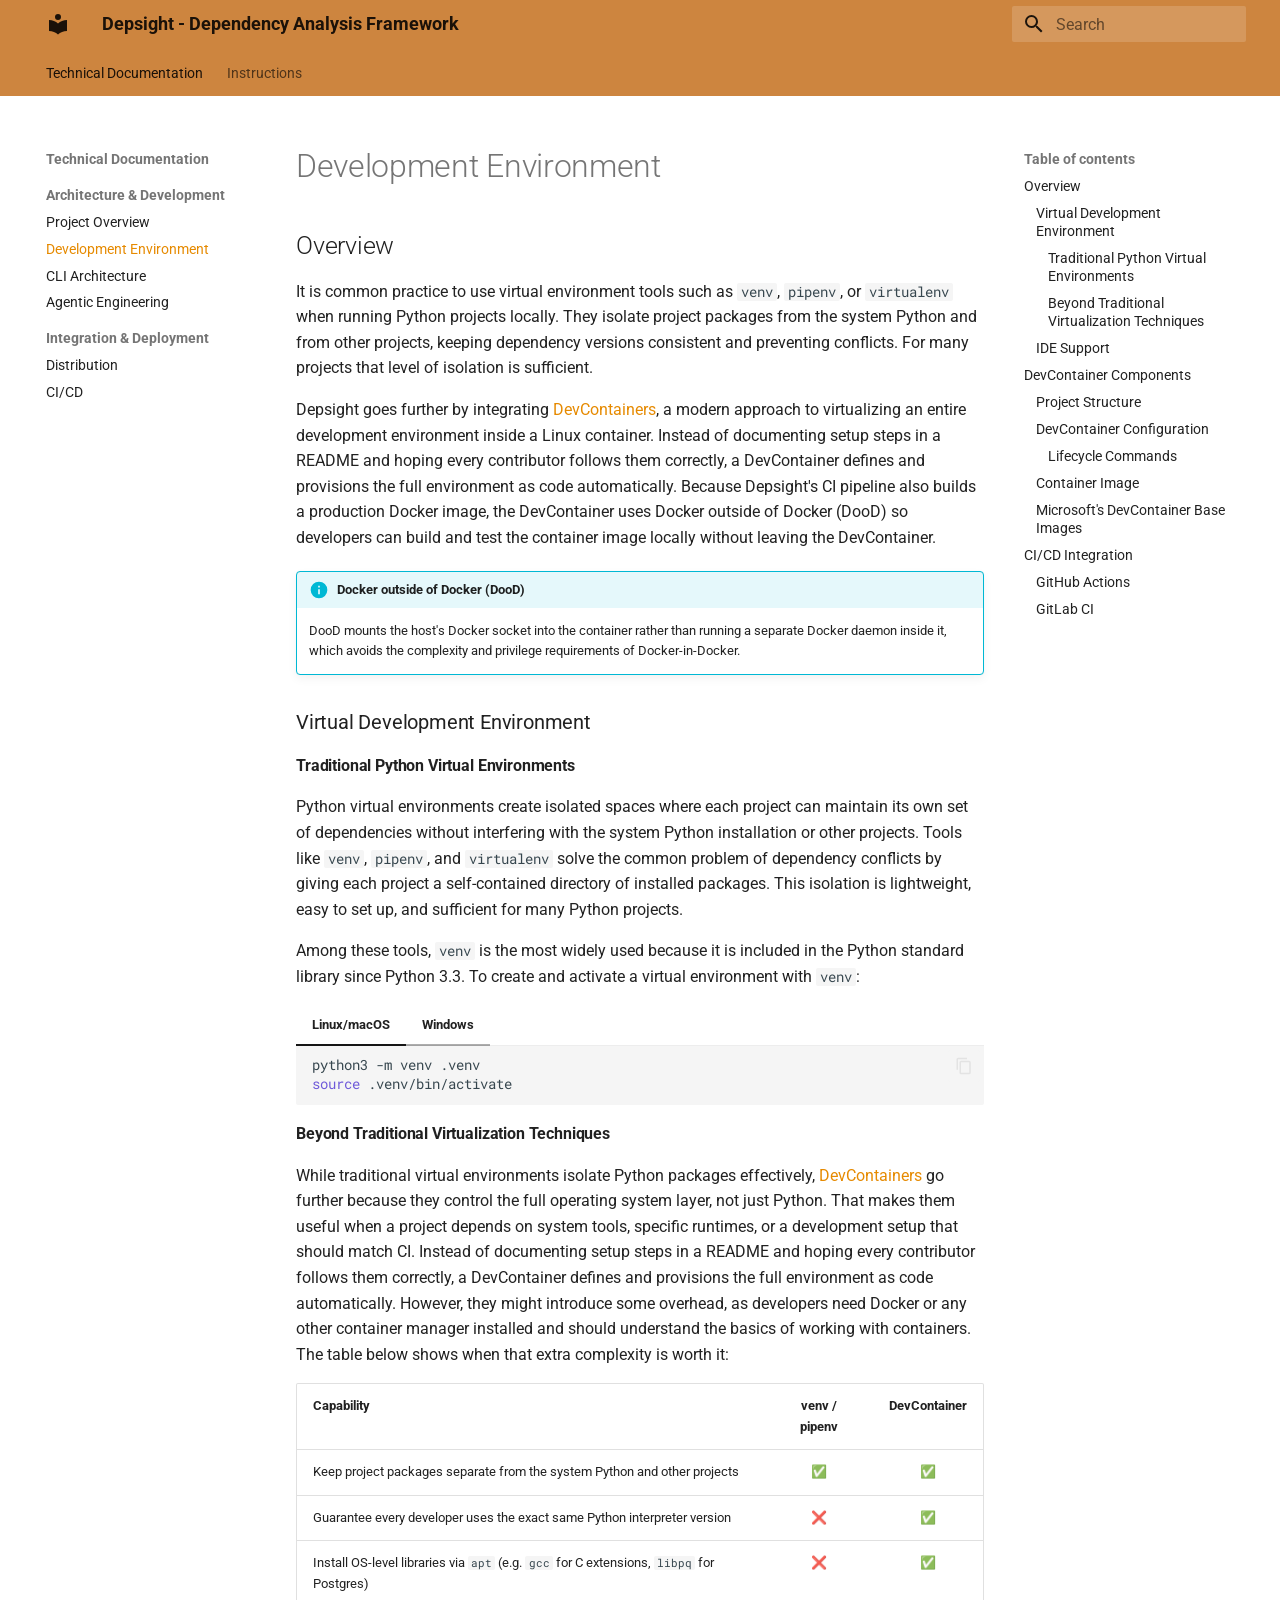
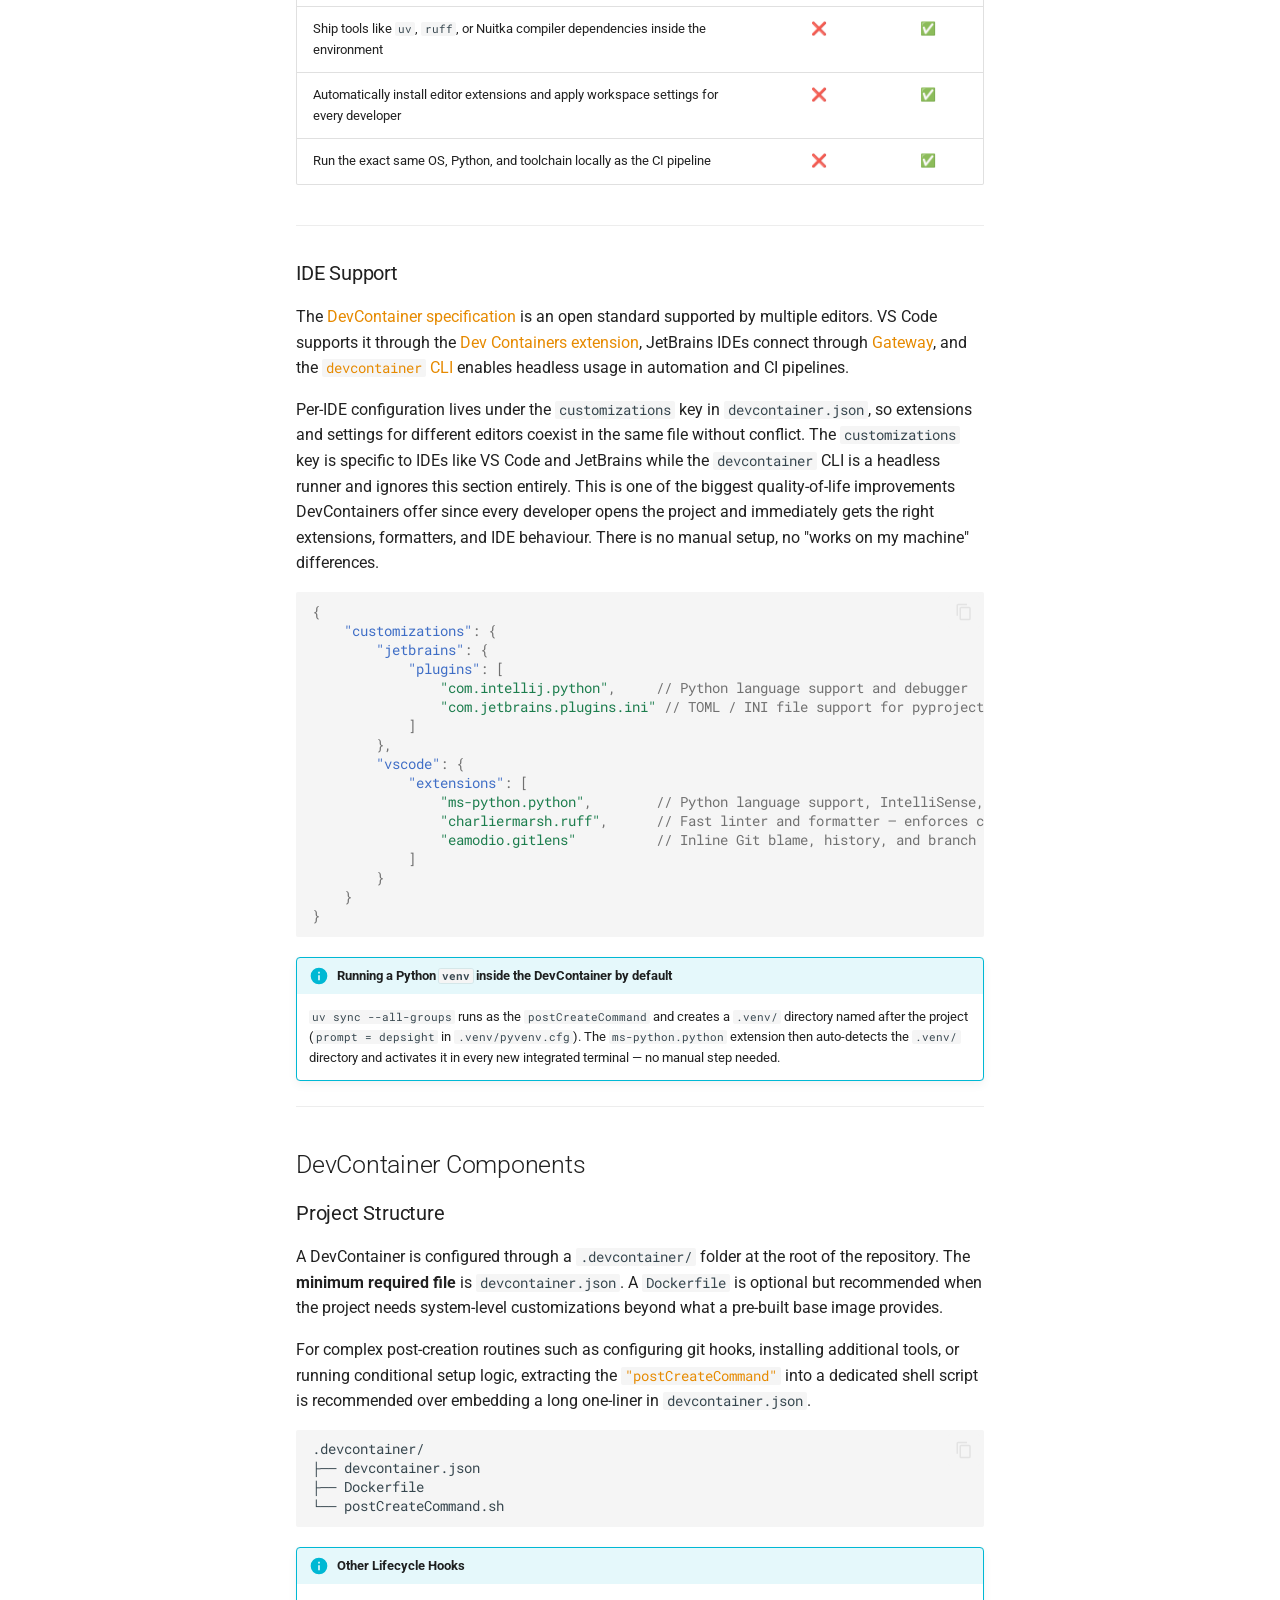
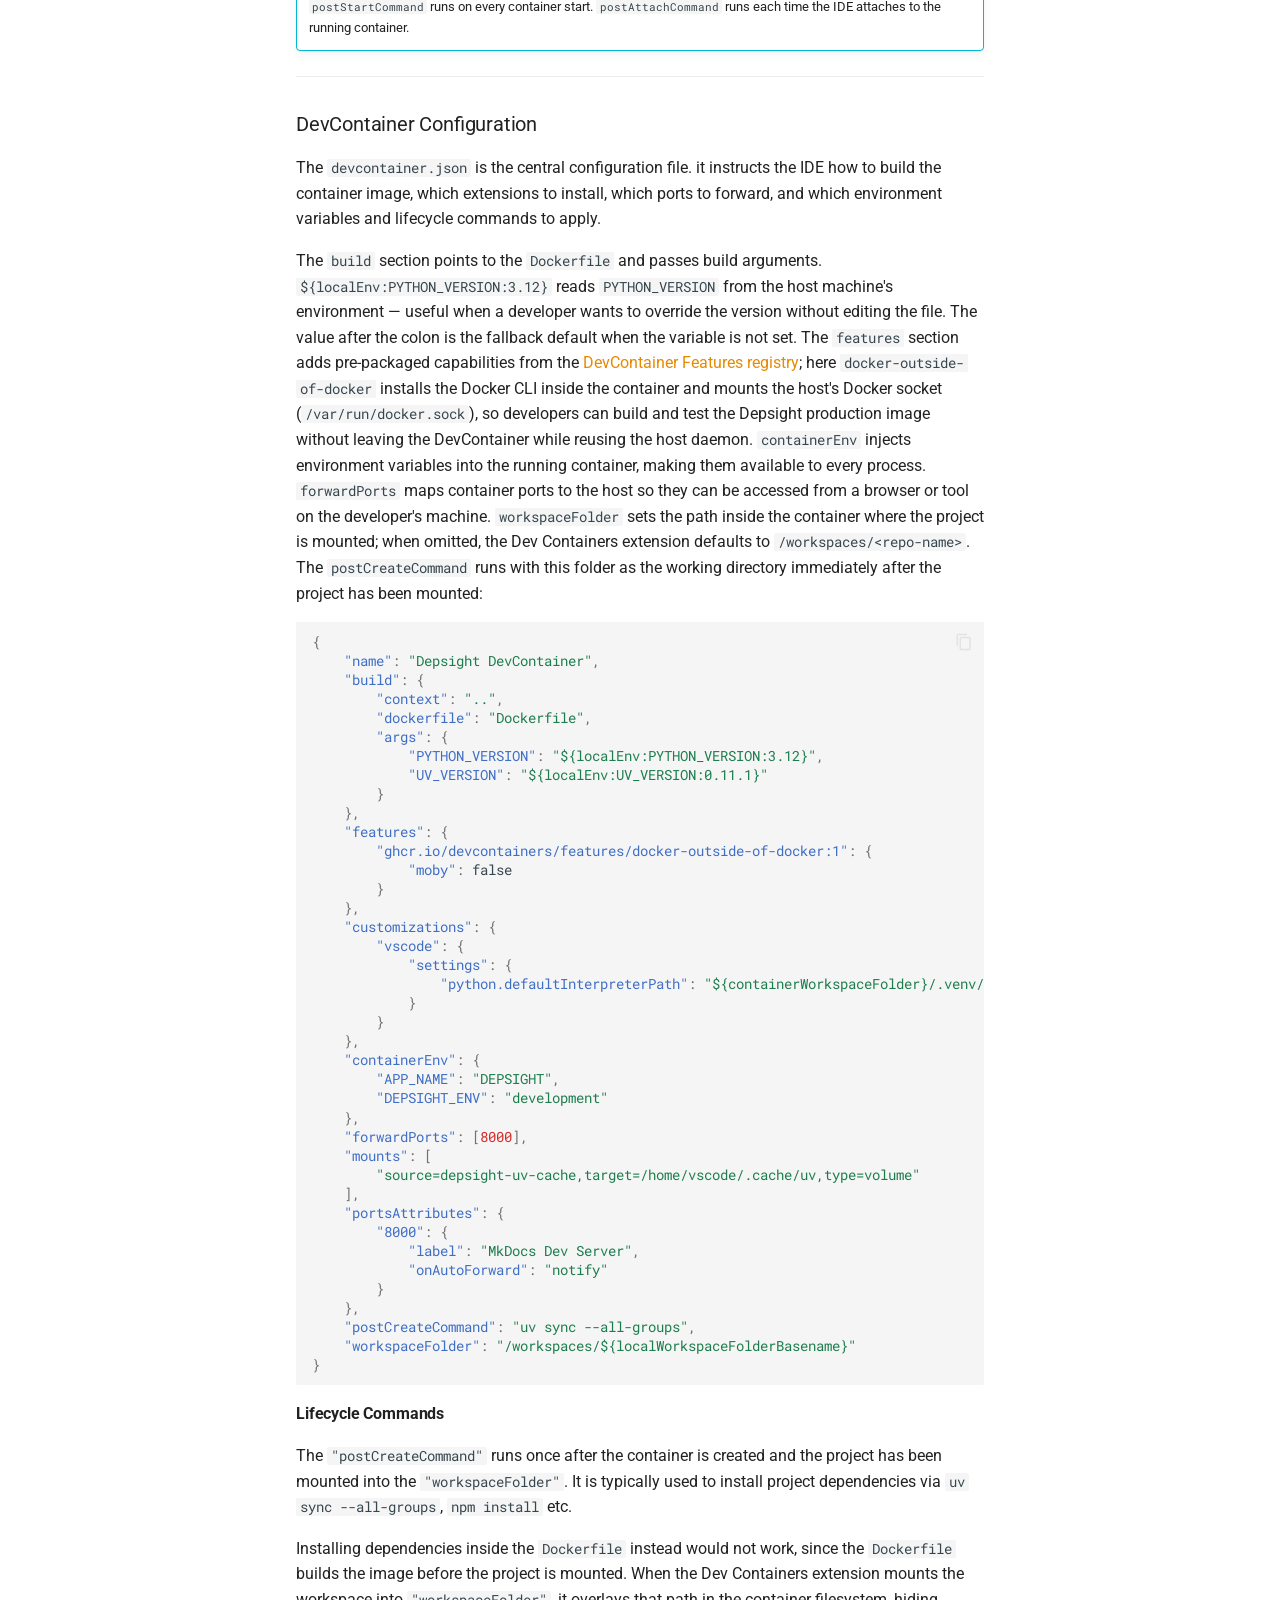
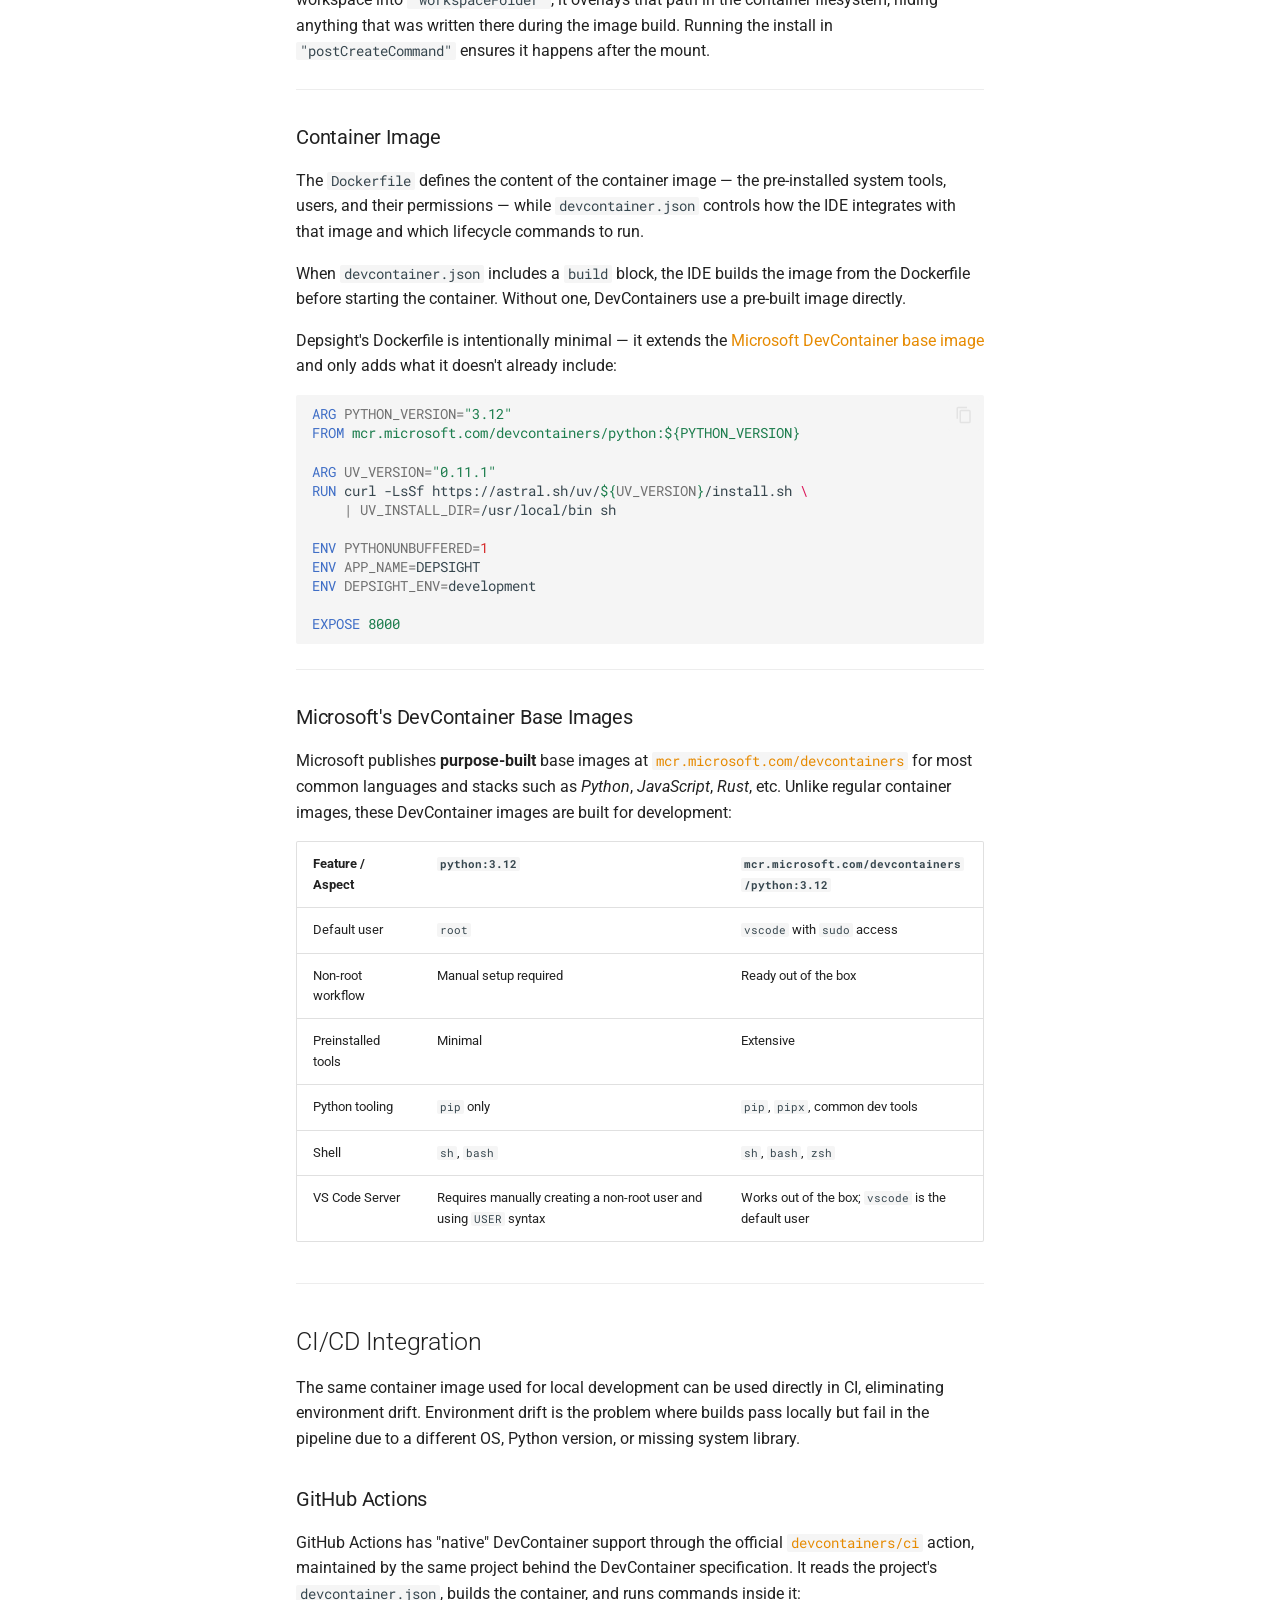
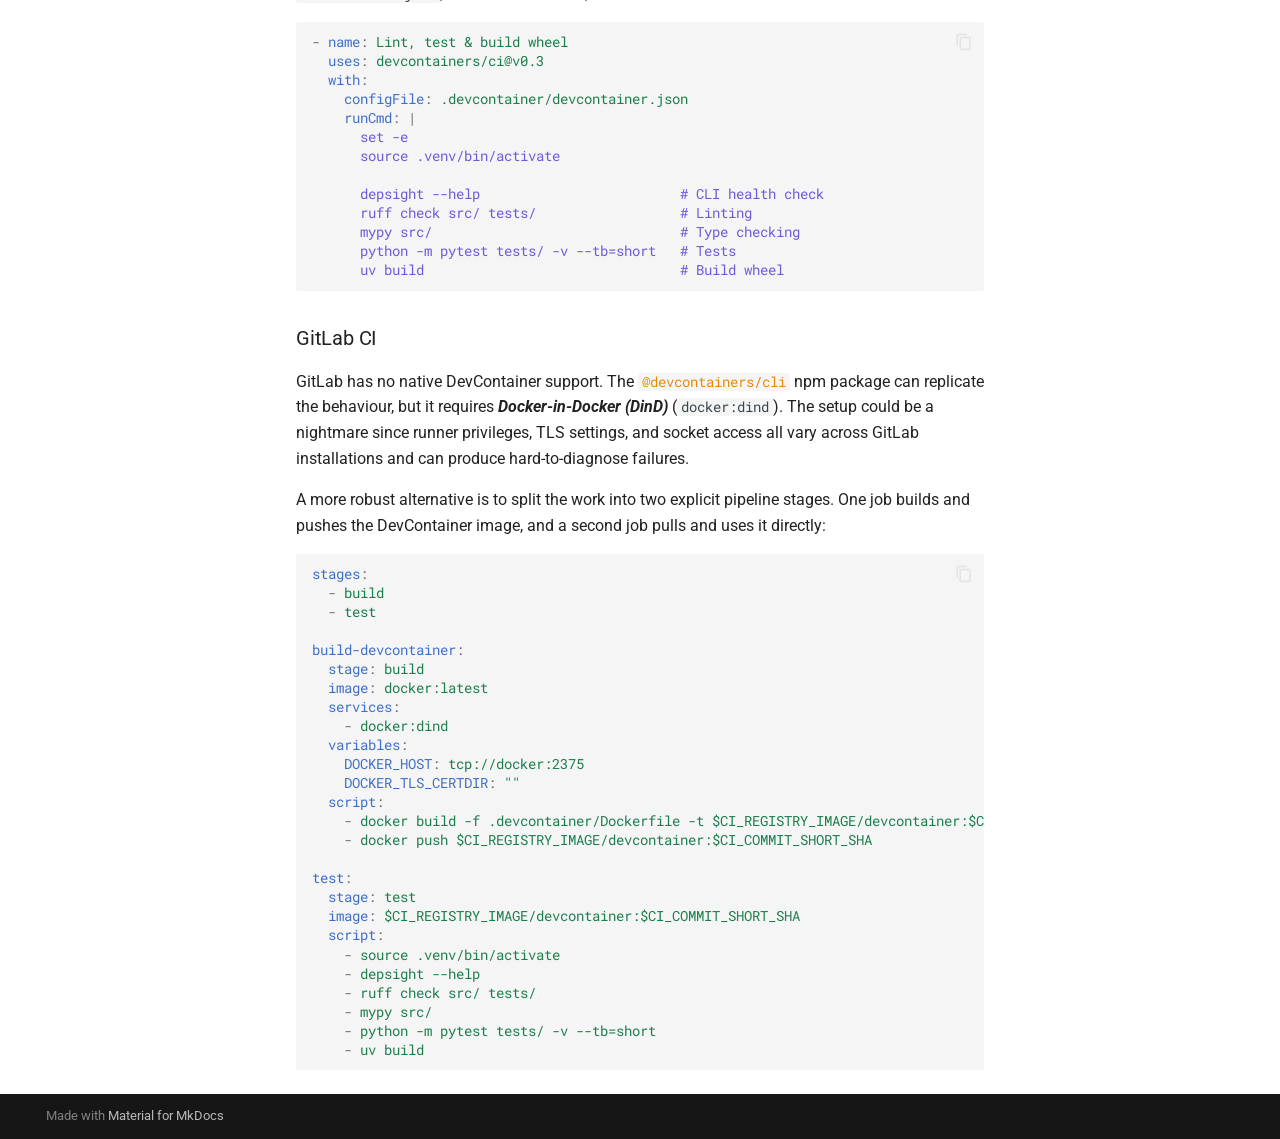
<file: technical-documentation/development/dev-environment/index.html>
<!doctype html>
<html lang="en" class="no-js">
  <head>
    
      <meta charset="utf-8">
      <meta name="viewport" content="width=device-width,initial-scale=1">
      
        <meta name="description" content="A modular dependency analysis framework for local workspaces">
      
      
      
      
        <link rel="prev" href="../project-overview/">
      
      
        <link rel="next" href="../cli-architecture/">
      
      
        
      
      
      <link rel="icon" href="../../../assets/images/favicon.png">
      <meta name="generator" content="mkdocs-1.6.1, mkdocs-material-9.7.6">
    
    
      
        <title>Development Environment - Depsight - Dependency Analysis Framework</title>
      
    
    
      <link rel="stylesheet" href="../../../assets/stylesheets/main.484c7ddc.min.css">
      
        
        <link rel="stylesheet" href="../../../assets/stylesheets/palette.ab4e12ef.min.css">
      
      


    
    
      
    
    
      
        
        
        <link rel="preconnect" href="https://fonts.gstatic.com" crossorigin>
        <link rel="stylesheet" href="https://fonts.googleapis.com/css?family=Roboto:300,300i,400,400i,700,700i%7CRoboto+Mono:400,400i,700,700i&display=fallback">
        <style>:root{--md-text-font:"Roboto";--md-code-font:"Roboto Mono"}</style>
      
    
    
      <link rel="stylesheet" href="../../../stylesheets/extra.css">
    
    <script>__md_scope=new URL("../../..",location),__md_hash=e=>[...e].reduce(((e,_)=>(e<<5)-e+_.charCodeAt(0)),0),__md_get=(e,_=localStorage,t=__md_scope)=>JSON.parse(_.getItem(t.pathname+"."+e)),__md_set=(e,_,t=localStorage,a=__md_scope)=>{try{t.setItem(a.pathname+"."+e,JSON.stringify(_))}catch(e){}}</script>
    
      

    
    
  </head>
  
  
    
    
    
    
    
    <body dir="ltr" data-md-color-scheme="default" data-md-color-primary="orange" data-md-color-accent="orange">
  
    
    <input class="md-toggle" data-md-toggle="drawer" type="checkbox" id="__drawer" autocomplete="off">
    <input class="md-toggle" data-md-toggle="search" type="checkbox" id="__search" autocomplete="off">
    <label class="md-overlay" for="__drawer"></label>
    <div data-md-component="skip">
      
        
        <a href="#development-environment" class="md-skip">
          Skip to content
        </a>
      
    </div>
    <div data-md-component="announce">
      
    </div>
    
    
      

<header class="md-header" data-md-component="header">
  <nav class="md-header__inner md-grid" aria-label="Header">
    <a href="../../.." title="Depsight - Dependency Analysis Framework" class="md-header__button md-logo" aria-label="Depsight - Dependency Analysis Framework" data-md-component="logo">
      
  
  <svg xmlns="http://www.w3.org/2000/svg" viewBox="0 0 24 24"><path d="M12 8a3 3 0 0 0 3-3 3 3 0 0 0-3-3 3 3 0 0 0-3 3 3 3 0 0 0 3 3m0 3.54C9.64 9.35 6.5 8 3 8v11c3.5 0 6.64 1.35 9 3.54 2.36-2.19 5.5-3.54 9-3.54V8c-3.5 0-6.64 1.35-9 3.54"/></svg>

    </a>
    <label class="md-header__button md-icon" for="__drawer">
      
      <svg xmlns="http://www.w3.org/2000/svg" viewBox="0 0 24 24"><path d="M3 6h18v2H3zm0 5h18v2H3zm0 5h18v2H3z"/></svg>
    </label>
    <div class="md-header__title" data-md-component="header-title">
      <div class="md-header__ellipsis">
        <div class="md-header__topic">
          <span class="md-ellipsis">
            Depsight - Dependency Analysis Framework
          </span>
        </div>
        <div class="md-header__topic" data-md-component="header-topic">
          <span class="md-ellipsis">
            
              Development Environment
            
          </span>
        </div>
      </div>
    </div>
    
      
    
    
    
    
      
      
        <label class="md-header__button md-icon" for="__search">
          
          <svg xmlns="http://www.w3.org/2000/svg" viewBox="0 0 24 24"><path d="M9.5 3A6.5 6.5 0 0 1 16 9.5c0 1.61-.59 3.09-1.56 4.23l.27.27h.79l5 5-1.5 1.5-5-5v-.79l-.27-.27A6.52 6.52 0 0 1 9.5 16 6.5 6.5 0 0 1 3 9.5 6.5 6.5 0 0 1 9.5 3m0 2C7 5 5 7 5 9.5S7 14 9.5 14 14 12 14 9.5 12 5 9.5 5"/></svg>
        </label>
        <div class="md-search" data-md-component="search" role="dialog">
  <label class="md-search__overlay" for="__search"></label>
  <div class="md-search__inner" role="search">
    <form class="md-search__form" name="search">
      <input type="text" class="md-search__input" name="query" aria-label="Search" placeholder="Search" autocapitalize="off" autocorrect="off" autocomplete="off" spellcheck="false" data-md-component="search-query" required>
      <label class="md-search__icon md-icon" for="__search">
        
        <svg xmlns="http://www.w3.org/2000/svg" viewBox="0 0 24 24"><path d="M9.5 3A6.5 6.5 0 0 1 16 9.5c0 1.61-.59 3.09-1.56 4.23l.27.27h.79l5 5-1.5 1.5-5-5v-.79l-.27-.27A6.52 6.52 0 0 1 9.5 16 6.5 6.5 0 0 1 3 9.5 6.5 6.5 0 0 1 9.5 3m0 2C7 5 5 7 5 9.5S7 14 9.5 14 14 12 14 9.5 12 5 9.5 5"/></svg>
        
        <svg xmlns="http://www.w3.org/2000/svg" viewBox="0 0 24 24"><path d="M20 11v2H8l5.5 5.5-1.42 1.42L4.16 12l7.92-7.92L13.5 5.5 8 11z"/></svg>
      </label>
      <nav class="md-search__options" aria-label="Search">
        
        <button type="reset" class="md-search__icon md-icon" title="Clear" aria-label="Clear" tabindex="-1">
          
          <svg xmlns="http://www.w3.org/2000/svg" viewBox="0 0 24 24"><path d="M19 6.41 17.59 5 12 10.59 6.41 5 5 6.41 10.59 12 5 17.59 6.41 19 12 13.41 17.59 19 19 17.59 13.41 12z"/></svg>
        </button>
      </nav>
      
    </form>
    <div class="md-search__output">
      <div class="md-search__scrollwrap" tabindex="0" data-md-scrollfix>
        <div class="md-search-result" data-md-component="search-result">
          <div class="md-search-result__meta">
            Initializing search
          </div>
          <ol class="md-search-result__list" role="presentation"></ol>
        </div>
      </div>
    </div>
  </div>
</div>
      
    
    
  </nav>
  
</header>
    
    <div class="md-container" data-md-component="container">
      
      
        
          
            
<nav class="md-tabs" aria-label="Tabs" data-md-component="tabs">
  <div class="md-grid">
    <ul class="md-tabs__list">
      
        
  
  
  
    
  
  
    
    
      
  
  
  
    
  
  
    
    
      <li class="md-tabs__item md-tabs__item--active">
        <a href="../project-overview/" class="md-tabs__link">
          
  
  
  Technical Documentation

        </a>
      </li>
    
  

    
  

      
        
  
  
  
  
    
    
      
  
  
  
  
    
    
      <li class="md-tabs__item">
        <a href="../../../instructions/getting-started/getting-started/" class="md-tabs__link">
          
  
  
  Instructions

        </a>
      </li>
    
  

    
  

      
    </ul>
  </div>
</nav>
          
        
      
      <main class="md-main" data-md-component="main">
        <div class="md-main__inner md-grid">
          
            
              
              <div class="md-sidebar md-sidebar--primary" data-md-component="sidebar" data-md-type="navigation" >
                <div class="md-sidebar__scrollwrap">
                  <div class="md-sidebar__inner">
                    


  


<nav class="md-nav md-nav--primary md-nav--lifted" aria-label="Navigation" data-md-level="0">
  <label class="md-nav__title" for="__drawer">
    <a href="../../.." title="Depsight - Dependency Analysis Framework" class="md-nav__button md-logo" aria-label="Depsight - Dependency Analysis Framework" data-md-component="logo">
      
  
  <svg xmlns="http://www.w3.org/2000/svg" viewBox="0 0 24 24"><path d="M12 8a3 3 0 0 0 3-3 3 3 0 0 0-3-3 3 3 0 0 0-3 3 3 3 0 0 0 3 3m0 3.54C9.64 9.35 6.5 8 3 8v11c3.5 0 6.64 1.35 9 3.54 2.36-2.19 5.5-3.54 9-3.54V8c-3.5 0-6.64 1.35-9 3.54"/></svg>

    </a>
    Depsight - Dependency Analysis Framework
  </label>
  
  <ul class="md-nav__list" data-md-scrollfix>
    
      
      
  
  
    
  
  
  
    
    
    
    
      
        
        
      
      
        
      
    
    
    <li class="md-nav__item md-nav__item--active md-nav__item--section md-nav__item--nested">
      
        
        
        <input class="md-nav__toggle md-toggle " type="checkbox" id="__nav_1" checked>
        
          
          <label class="md-nav__link" for="__nav_1" id="__nav_1_label" tabindex="">
            
  
  
  <span class="md-ellipsis">
    
  
    Technical Documentation
  

    
  </span>
  
  

            <span class="md-nav__icon md-icon"></span>
          </label>
        
        <nav class="md-nav" data-md-level="1" aria-labelledby="__nav_1_label" aria-expanded="true">
          <label class="md-nav__title" for="__nav_1">
            <span class="md-nav__icon md-icon"></span>
            
  
    Technical Documentation
  

          </label>
          <ul class="md-nav__list" data-md-scrollfix>
            
              
                
  
  
    
  
  
  
    
    
    
    
      
      
        
          
          
        
      
    
    
    <li class="md-nav__item md-nav__item--active md-nav__item--section md-nav__item--nested">
      
        
        
        <input class="md-nav__toggle md-toggle " type="checkbox" id="__nav_1_1" checked>
        
          
          <label class="md-nav__link" for="__nav_1_1" id="__nav_1_1_label" tabindex="">
            
  
  
  <span class="md-ellipsis">
    
  
    Architecture & Development
  

    
  </span>
  
  

            <span class="md-nav__icon md-icon"></span>
          </label>
        
        <nav class="md-nav" data-md-level="2" aria-labelledby="__nav_1_1_label" aria-expanded="true">
          <label class="md-nav__title" for="__nav_1_1">
            <span class="md-nav__icon md-icon"></span>
            
  
    Architecture & Development
  

          </label>
          <ul class="md-nav__list" data-md-scrollfix>
            
              
                
  
  
  
  
    <li class="md-nav__item">
      <a href="../project-overview/" class="md-nav__link">
        
  
  
  <span class="md-ellipsis">
    
  
    Project Overview
  

    
  </span>
  
  

      </a>
    </li>
  

              
            
              
                
  
  
    
  
  
  
    <li class="md-nav__item md-nav__item--active">
      
      <input class="md-nav__toggle md-toggle" type="checkbox" id="__toc">
      
      
        
      
      
        <label class="md-nav__link md-nav__link--active" for="__toc">
          
  
  
  <span class="md-ellipsis">
    
  
    Development Environment
  

    
  </span>
  
  

          <span class="md-nav__icon md-icon"></span>
        </label>
      
      <a href="./" class="md-nav__link md-nav__link--active">
        
  
  
  <span class="md-ellipsis">
    
  
    Development Environment
  

    
  </span>
  
  

      </a>
      
        

<nav class="md-nav md-nav--secondary" aria-label="Table of contents">
  
  
  
    
  
  
    <label class="md-nav__title" for="__toc">
      <span class="md-nav__icon md-icon"></span>
      Table of contents
    </label>
    <ul class="md-nav__list" data-md-component="toc" data-md-scrollfix>
      
        <li class="md-nav__item">
  <a href="#overview" class="md-nav__link">
    <span class="md-ellipsis">
      
        Overview
      
    </span>
  </a>
  
    <nav class="md-nav" aria-label="Overview">
      <ul class="md-nav__list">
        
          <li class="md-nav__item">
  <a href="#virtual-development-environment" class="md-nav__link">
    <span class="md-ellipsis">
      
        Virtual Development Environment
      
    </span>
  </a>
  
    <nav class="md-nav" aria-label="Virtual Development Environment">
      <ul class="md-nav__list">
        
          <li class="md-nav__item">
  <a href="#traditional-python-virtual-environments" class="md-nav__link">
    <span class="md-ellipsis">
      
        Traditional Python Virtual Environments
      
    </span>
  </a>
  
</li>
        
          <li class="md-nav__item">
  <a href="#beyond-traditional-virtualization-techniques" class="md-nav__link">
    <span class="md-ellipsis">
      
        Beyond Traditional Virtualization Techniques
      
    </span>
  </a>
  
</li>
        
      </ul>
    </nav>
  
</li>
        
          <li class="md-nav__item">
  <a href="#ide-support" class="md-nav__link">
    <span class="md-ellipsis">
      
        IDE Support
      
    </span>
  </a>
  
</li>
        
      </ul>
    </nav>
  
</li>
      
        <li class="md-nav__item">
  <a href="#devcontainer-components" class="md-nav__link">
    <span class="md-ellipsis">
      
        DevContainer Components
      
    </span>
  </a>
  
    <nav class="md-nav" aria-label="DevContainer Components">
      <ul class="md-nav__list">
        
          <li class="md-nav__item">
  <a href="#project-structure" class="md-nav__link">
    <span class="md-ellipsis">
      
        Project Structure
      
    </span>
  </a>
  
</li>
        
          <li class="md-nav__item">
  <a href="#devcontainer-configuration" class="md-nav__link">
    <span class="md-ellipsis">
      
        DevContainer Configuration
      
    </span>
  </a>
  
    <nav class="md-nav" aria-label="DevContainer Configuration">
      <ul class="md-nav__list">
        
          <li class="md-nav__item">
  <a href="#lifecycle-commands" class="md-nav__link">
    <span class="md-ellipsis">
      
        Lifecycle Commands
      
    </span>
  </a>
  
</li>
        
      </ul>
    </nav>
  
</li>
        
          <li class="md-nav__item">
  <a href="#container-image" class="md-nav__link">
    <span class="md-ellipsis">
      
        Container Image
      
    </span>
  </a>
  
</li>
        
          <li class="md-nav__item">
  <a href="#microsofts-devcontainer-base-images" class="md-nav__link">
    <span class="md-ellipsis">
      
        Microsoft's DevContainer Base Images
      
    </span>
  </a>
  
</li>
        
      </ul>
    </nav>
  
</li>
      
        <li class="md-nav__item">
  <a href="#cicd-integration" class="md-nav__link">
    <span class="md-ellipsis">
      
        CI/CD Integration
      
    </span>
  </a>
  
    <nav class="md-nav" aria-label="CI/CD Integration">
      <ul class="md-nav__list">
        
          <li class="md-nav__item">
  <a href="#github-actions" class="md-nav__link">
    <span class="md-ellipsis">
      
        GitHub Actions
      
    </span>
  </a>
  
</li>
        
          <li class="md-nav__item">
  <a href="#gitlab-ci" class="md-nav__link">
    <span class="md-ellipsis">
      
        GitLab CI
      
    </span>
  </a>
  
</li>
        
      </ul>
    </nav>
  
</li>
      
    </ul>
  
</nav>
      
    </li>
  

              
            
              
                
  
  
  
  
    <li class="md-nav__item">
      <a href="../cli-architecture/" class="md-nav__link">
        
  
  
  <span class="md-ellipsis">
    
  
    CLI Architecture
  

    
  </span>
  
  

      </a>
    </li>
  

              
            
              
                
  
  
  
  
    <li class="md-nav__item">
      <a href="../agentic-engineering/" class="md-nav__link">
        
  
  
  <span class="md-ellipsis">
    
  
    Agentic Engineering
  

    
  </span>
  
  

      </a>
    </li>
  

              
            
          </ul>
        </nav>
      
    </li>
  

              
            
              
                
  
  
  
  
    
    
    
    
      
      
        
          
          
        
      
    
    
    <li class="md-nav__item md-nav__item--section md-nav__item--nested">
      
        
        
        <input class="md-nav__toggle md-toggle " type="checkbox" id="__nav_1_2" >
        
          
          <label class="md-nav__link" for="__nav_1_2" id="__nav_1_2_label" tabindex="">
            
  
  
  <span class="md-ellipsis">
    
  
    Integration & Deployment
  

    
  </span>
  
  

            <span class="md-nav__icon md-icon"></span>
          </label>
        
        <nav class="md-nav" data-md-level="2" aria-labelledby="__nav_1_2_label" aria-expanded="false">
          <label class="md-nav__title" for="__nav_1_2">
            <span class="md-nav__icon md-icon"></span>
            
  
    Integration & Deployment
  

          </label>
          <ul class="md-nav__list" data-md-scrollfix>
            
              
                
  
  
  
  
    <li class="md-nav__item">
      <a href="../../integration_and_deployment/distribution/" class="md-nav__link">
        
  
  
  <span class="md-ellipsis">
    
  
    Distribution
  

    
  </span>
  
  

      </a>
    </li>
  

              
            
              
                
  
  
  
  
    <li class="md-nav__item">
      <a href="../../integration_and_deployment/ci_cd/" class="md-nav__link">
        
  
  
  <span class="md-ellipsis">
    
  
    CI/CD
  

    
  </span>
  
  

      </a>
    </li>
  

              
            
          </ul>
        </nav>
      
    </li>
  

              
            
          </ul>
        </nav>
      
    </li>
  

    
      
      
  
  
  
  
    
    
    
    
      
      
        
      
    
    
    <li class="md-nav__item md-nav__item--nested">
      
        
        
        <input class="md-nav__toggle md-toggle " type="checkbox" id="__nav_2" >
        
          
          <label class="md-nav__link" for="__nav_2" id="__nav_2_label" tabindex="0">
            
  
  
  <span class="md-ellipsis">
    
  
    Instructions
  

    
  </span>
  
  

            <span class="md-nav__icon md-icon"></span>
          </label>
        
        <nav class="md-nav" data-md-level="1" aria-labelledby="__nav_2_label" aria-expanded="false">
          <label class="md-nav__title" for="__nav_2">
            <span class="md-nav__icon md-icon"></span>
            
  
    Instructions
  

          </label>
          <ul class="md-nav__list" data-md-scrollfix>
            
              
                
  
  
  
  
    
    
    
    
      
      
        
      
    
    
    <li class="md-nav__item md-nav__item--nested">
      
        
        
        <input class="md-nav__toggle md-toggle " type="checkbox" id="__nav_2_1" >
        
          
          <label class="md-nav__link" for="__nav_2_1" id="__nav_2_1_label" tabindex="0">
            
  
  
  <span class="md-ellipsis">
    
  
    Getting Started
  

    
  </span>
  
  

            <span class="md-nav__icon md-icon"></span>
          </label>
        
        <nav class="md-nav" data-md-level="2" aria-labelledby="__nav_2_1_label" aria-expanded="false">
          <label class="md-nav__title" for="__nav_2_1">
            <span class="md-nav__icon md-icon"></span>
            
  
    Getting Started
  

          </label>
          <ul class="md-nav__list" data-md-scrollfix>
            
              
                
  
  
  
  
    <li class="md-nav__item">
      <a href="../../../instructions/getting-started/getting-started/" class="md-nav__link">
        
  
  
  <span class="md-ellipsis">
    
  
    Getting Started
  

    
  </span>
  
  

      </a>
    </li>
  

              
            
          </ul>
        </nav>
      
    </li>
  

              
            
              
                
  
  
  
  
    
    
    
    
      
      
        
      
    
    
    <li class="md-nav__item md-nav__item--nested">
      
        
        
        <input class="md-nav__toggle md-toggle " type="checkbox" id="__nav_2_2" >
        
          
          <label class="md-nav__link" for="__nav_2_2" id="__nav_2_2_label" tabindex="0">
            
  
  
  <span class="md-ellipsis">
    
  
    Tasks
  

    
  </span>
  
  

            <span class="md-nav__icon md-icon"></span>
          </label>
        
        <nav class="md-nav" data-md-level="2" aria-labelledby="__nav_2_2_label" aria-expanded="false">
          <label class="md-nav__title" for="__nav_2_2">
            <span class="md-nav__icon md-icon"></span>
            
  
    Tasks
  

          </label>
          <ul class="md-nav__list" data-md-scrollfix>
            
              
                
  
  
  
  
    <li class="md-nav__item">
      <a href="../../../instructions/tasks/task-1-write-a-npm-plugin/" class="md-nav__link">
        
  
  
  <span class="md-ellipsis">
    
  
    Task 1: Write an NPM Plugin
  

    
  </span>
  
  

      </a>
    </li>
  

              
            
              
                
  
  
  
  
    <li class="md-nav__item">
      <a href="../../../instructions/tasks/task-2-package-and-publish-your-plugin/" class="md-nav__link">
        
  
  
  <span class="md-ellipsis">
    
  
    Task 2: Package and Publish Your Plugin
  

    
  </span>
  
  

      </a>
    </li>
  

              
            
              
                
  
  
  
  
    <li class="md-nav__item">
      <a href="../../../instructions/tasks/task-3-scan-dependencies/" class="md-nav__link">
        
  
  
  <span class="md-ellipsis">
    
  
    Task 3: Scan Dependencies
  

    
  </span>
  
  

      </a>
    </li>
  

              
            
          </ul>
        </nav>
      
    </li>
  

              
            
          </ul>
        </nav>
      
    </li>
  

    
  </ul>
</nav>
                  </div>
                </div>
              </div>
            
            
              
              <div class="md-sidebar md-sidebar--secondary" data-md-component="sidebar" data-md-type="toc" >
                <div class="md-sidebar__scrollwrap">
                  <div class="md-sidebar__inner">
                    

<nav class="md-nav md-nav--secondary" aria-label="Table of contents">
  
  
  
    
  
  
    <label class="md-nav__title" for="__toc">
      <span class="md-nav__icon md-icon"></span>
      Table of contents
    </label>
    <ul class="md-nav__list" data-md-component="toc" data-md-scrollfix>
      
        <li class="md-nav__item">
  <a href="#overview" class="md-nav__link">
    <span class="md-ellipsis">
      
        Overview
      
    </span>
  </a>
  
    <nav class="md-nav" aria-label="Overview">
      <ul class="md-nav__list">
        
          <li class="md-nav__item">
  <a href="#virtual-development-environment" class="md-nav__link">
    <span class="md-ellipsis">
      
        Virtual Development Environment
      
    </span>
  </a>
  
    <nav class="md-nav" aria-label="Virtual Development Environment">
      <ul class="md-nav__list">
        
          <li class="md-nav__item">
  <a href="#traditional-python-virtual-environments" class="md-nav__link">
    <span class="md-ellipsis">
      
        Traditional Python Virtual Environments
      
    </span>
  </a>
  
</li>
        
          <li class="md-nav__item">
  <a href="#beyond-traditional-virtualization-techniques" class="md-nav__link">
    <span class="md-ellipsis">
      
        Beyond Traditional Virtualization Techniques
      
    </span>
  </a>
  
</li>
        
      </ul>
    </nav>
  
</li>
        
          <li class="md-nav__item">
  <a href="#ide-support" class="md-nav__link">
    <span class="md-ellipsis">
      
        IDE Support
      
    </span>
  </a>
  
</li>
        
      </ul>
    </nav>
  
</li>
      
        <li class="md-nav__item">
  <a href="#devcontainer-components" class="md-nav__link">
    <span class="md-ellipsis">
      
        DevContainer Components
      
    </span>
  </a>
  
    <nav class="md-nav" aria-label="DevContainer Components">
      <ul class="md-nav__list">
        
          <li class="md-nav__item">
  <a href="#project-structure" class="md-nav__link">
    <span class="md-ellipsis">
      
        Project Structure
      
    </span>
  </a>
  
</li>
        
          <li class="md-nav__item">
  <a href="#devcontainer-configuration" class="md-nav__link">
    <span class="md-ellipsis">
      
        DevContainer Configuration
      
    </span>
  </a>
  
    <nav class="md-nav" aria-label="DevContainer Configuration">
      <ul class="md-nav__list">
        
          <li class="md-nav__item">
  <a href="#lifecycle-commands" class="md-nav__link">
    <span class="md-ellipsis">
      
        Lifecycle Commands
      
    </span>
  </a>
  
</li>
        
      </ul>
    </nav>
  
</li>
        
          <li class="md-nav__item">
  <a href="#container-image" class="md-nav__link">
    <span class="md-ellipsis">
      
        Container Image
      
    </span>
  </a>
  
</li>
        
          <li class="md-nav__item">
  <a href="#microsofts-devcontainer-base-images" class="md-nav__link">
    <span class="md-ellipsis">
      
        Microsoft's DevContainer Base Images
      
    </span>
  </a>
  
</li>
        
      </ul>
    </nav>
  
</li>
      
        <li class="md-nav__item">
  <a href="#cicd-integration" class="md-nav__link">
    <span class="md-ellipsis">
      
        CI/CD Integration
      
    </span>
  </a>
  
    <nav class="md-nav" aria-label="CI/CD Integration">
      <ul class="md-nav__list">
        
          <li class="md-nav__item">
  <a href="#github-actions" class="md-nav__link">
    <span class="md-ellipsis">
      
        GitHub Actions
      
    </span>
  </a>
  
</li>
        
          <li class="md-nav__item">
  <a href="#gitlab-ci" class="md-nav__link">
    <span class="md-ellipsis">
      
        GitLab CI
      
    </span>
  </a>
  
</li>
        
      </ul>
    </nav>
  
</li>
      
    </ul>
  
</nav>
                  </div>
                </div>
              </div>
            
          
          
            <div class="md-content" data-md-component="content">
              
              <article class="md-content__inner md-typeset">
                
                  



<h1 id="development-environment">Development Environment</h1>
<h2 id="overview">Overview</h2>
<p>It is common practice to use virtual environment tools such as <code>venv</code>, <code>pipenv</code>, or <code>virtualenv</code> when running Python projects locally. They isolate project packages from the system Python and from other projects, keeping dependency versions consistent and preventing conflicts. For many projects that level of isolation is sufficient.</p>
<p>Depsight goes further by integrating <a href="https://containers.dev/">DevContainers</a>, a modern approach to virtualizing an entire development environment inside a Linux container. Instead of documenting setup steps in a README and hoping every contributor follows them correctly, a DevContainer defines and provisions the full environment as code automatically. Because Depsight's CI pipeline also builds a production Docker image, the DevContainer uses Docker outside of Docker (DooD) so developers can build and test the container image locally without leaving the DevContainer.</p>
<div class="admonition info">
<p class="admonition-title">Docker outside of Docker (DooD)</p>
<p>DooD mounts the host's Docker socket into the container rather than running a separate Docker daemon inside it, which avoids the complexity and privilege requirements of Docker-in-Docker.</p>
</div>
<h3 id="virtual-development-environment">Virtual Development Environment</h3>
<h4 id="traditional-python-virtual-environments">Traditional Python Virtual Environments</h4>
<p>Python virtual environments create isolated spaces where each project can maintain its own set of dependencies without interfering with the system Python installation or other projects. Tools like <code>venv</code>, <code>pipenv</code>, and <code>virtualenv</code> solve the common problem of dependency conflicts by giving each project a self-contained directory of installed packages. This isolation is lightweight, easy to set up, and sufficient for many Python projects.</p>
<p>Among these tools, <code>venv</code> is the most widely used because it is included in the Python standard library since Python 3.3. To create and activate a virtual environment with <code>venv</code>:</p>
<div class="tabbed-set tabbed-alternate" data-tabs="1:2"><input checked="checked" id="__tabbed_1_1" name="__tabbed_1" type="radio" /><input id="__tabbed_1_2" name="__tabbed_1" type="radio" /><div class="tabbed-labels"><label for="__tabbed_1_1">Linux/macOS</label><label for="__tabbed_1_2">Windows</label></div>
<div class="tabbed-content">
<div class="tabbed-block">
<div class="highlight"><pre><span></span><code>python3<span class="w"> </span>-m<span class="w"> </span>venv<span class="w"> </span>.venv
<span class="nb">source</span><span class="w"> </span>.venv/bin/activate
</code></pre></div>
</div>
<div class="tabbed-block">
<div class="highlight"><pre><span></span><code><span class="n">python</span> <span class="n">-m</span> <span class="n">venv</span> <span class="p">.</span><span class="n">venv</span>
<span class="p">.</span><span class="n">venv</span><span class="p">\</span><span class="n">Scripts</span><span class="p">\</span><span class="n">activate</span>
</code></pre></div>
</div>
</div>
</div>
<h4 id="beyond-traditional-virtualization-techniques">Beyond Traditional Virtualization Techniques</h4>
<p>While traditional virtual environments isolate Python packages effectively, <a href="https://containers.dev/">DevContainers</a> go further because they control the full operating system layer, not just Python. That makes them useful when a project depends on system tools, specific runtimes, or a development setup that should match CI. Instead of documenting setup steps in a README and hoping every contributor follows them correctly, a DevContainer defines and provisions the full environment as code automatically. However, they might introduce some overhead, as developers need Docker or any other container manager installed and should understand the basics of working with containers. The table below shows when that extra complexity is worth it:</p>
<table>
<thead>
<tr>
<th>Capability</th>
<th style="text-align: center;">venv / pipenv</th>
<th style="text-align: center;">DevContainer</th>
</tr>
</thead>
<tbody>
<tr>
<td>Keep project packages separate from the system Python and other projects</td>
<td style="text-align: center;">✅</td>
<td style="text-align: center;">✅</td>
</tr>
<tr>
<td>Guarantee every developer uses the exact same Python interpreter version</td>
<td style="text-align: center;">❌</td>
<td style="text-align: center;">✅</td>
</tr>
<tr>
<td>Install OS-level libraries via <code>apt</code> (e.g. <code>gcc</code> for C extensions, <code>libpq</code> for Postgres)</td>
<td style="text-align: center;">❌</td>
<td style="text-align: center;">✅</td>
</tr>
<tr>
<td>Ship tools like <code>uv</code>, <code>ruff</code>, or Nuitka compiler dependencies inside the environment</td>
<td style="text-align: center;">❌</td>
<td style="text-align: center;">✅</td>
</tr>
<tr>
<td>Automatically install editor extensions and apply workspace settings for every developer</td>
<td style="text-align: center;">❌</td>
<td style="text-align: center;">✅</td>
</tr>
<tr>
<td>Run the exact same OS, Python, and toolchain locally as the CI pipeline</td>
<td style="text-align: center;">❌</td>
<td style="text-align: center;">✅</td>
</tr>
</tbody>
</table>
<hr />
<h3 id="ide-support">IDE Support</h3>
<p>The <a href="https://containers.dev/">DevContainer specification</a> is an open standard supported by multiple editors. VS Code supports it through the <a href="https://marketplace.visualstudio.com/items?itemName=ms-vscode-remote.remote-containers">Dev Containers extension</a>, JetBrains IDEs connect through <a href="https://www.jetbrains.com/remote-development/gateway/">Gateway</a>, and the <a href="https://github.com/devcontainers/cli"><code>devcontainer</code> CLI</a> enables headless usage in automation and CI pipelines.</p>
<p>Per-IDE configuration lives under the <code>customizations</code> key in <code>devcontainer.json</code>, so extensions and settings for different editors coexist in the same file without conflict. The <code>customizations</code> key is specific to IDEs like VS Code and JetBrains while the <code>devcontainer</code> CLI is a headless runner and ignores this section entirely. This is one of the biggest quality-of-life improvements DevContainers offer since every developer opens the project and immediately gets the right extensions, formatters, and IDE behaviour. There is no manual setup, no "works on my machine" differences.</p>
<div class="highlight"><pre><span></span><code><span class="p">{</span>
<span class="w">    </span><span class="nt">&quot;customizations&quot;</span><span class="p">:</span><span class="w"> </span><span class="p">{</span>
<span class="w">        </span><span class="nt">&quot;jetbrains&quot;</span><span class="p">:</span><span class="w"> </span><span class="p">{</span>
<span class="w">            </span><span class="nt">&quot;plugins&quot;</span><span class="p">:</span><span class="w"> </span><span class="p">[</span>
<span class="w">                </span><span class="s2">&quot;com.intellij.python&quot;</span><span class="p">,</span><span class="w">     </span><span class="c1">// Python language support and debugger</span>
<span class="w">                </span><span class="s2">&quot;com.jetbrains.plugins.ini&quot;</span><span class="w"> </span><span class="c1">// TOML / INI file support for pyproject.toml</span>
<span class="w">            </span><span class="p">]</span>
<span class="w">        </span><span class="p">},</span>
<span class="w">        </span><span class="nt">&quot;vscode&quot;</span><span class="p">:</span><span class="w"> </span><span class="p">{</span>
<span class="w">            </span><span class="nt">&quot;extensions&quot;</span><span class="p">:</span><span class="w"> </span><span class="p">[</span>
<span class="w">                </span><span class="s2">&quot;ms-python.python&quot;</span><span class="p">,</span><span class="w">        </span><span class="c1">// Python language support, IntelliSense, and debugging</span>
<span class="w">                </span><span class="s2">&quot;charliermarsh.ruff&quot;</span><span class="p">,</span><span class="w">      </span><span class="c1">// Fast linter and formatter — enforces code style on save</span>
<span class="w">                </span><span class="s2">&quot;eamodio.gitlens&quot;</span><span class="w">          </span><span class="c1">// Inline Git blame, history, and branch comparisons</span>
<span class="w">            </span><span class="p">]</span>
<span class="w">        </span><span class="p">}</span>
<span class="w">    </span><span class="p">}</span>
<span class="p">}</span>
</code></pre></div>
<div class="admonition info">
<p class="admonition-title">Running a Python <code>venv</code> inside the DevContainer by default</p>
<p><code>uv sync --all-groups</code> runs as the <code>postCreateCommand</code> and creates a <code>.venv/</code> directory named after the project (<code>prompt = depsight</code> in <code>.venv/pyvenv.cfg</code>). The <code>ms-python.python</code> extension then auto-detects the <code>.venv/</code> directory and activates it in every new integrated terminal — no manual step needed.</p>
</div>
<hr />
<h2 id="devcontainer-components">DevContainer Components</h2>
<h3 id="project-structure">Project Structure</h3>
<p>A DevContainer is configured through a <code>.devcontainer/</code> folder at the root of the repository. The <strong>minimum required file</strong> is <code>devcontainer.json</code>. A <code>Dockerfile</code> is optional but recommended when the project needs system-level customizations beyond what a pre-built base image provides.</p>
<p>For complex post-creation routines such as configuring git hooks, installing additional tools, or running conditional setup logic, extracting the <a href="#lifecycle-commands"><code>"postCreateCommand"</code></a> into a dedicated shell script is recommended over embedding a long one-liner in <code>devcontainer.json</code>.</p>
<div class="highlight"><pre><span></span><code>.devcontainer/
├── devcontainer.json
├── Dockerfile
└── postCreateCommand.sh
</code></pre></div>
<div class="admonition info">
<p class="admonition-title">Other Lifecycle Hooks</p>
<p><code>postStartCommand</code> runs on every container start. <code>postAttachCommand</code> runs each time the IDE attaches to the running container.</p>
</div>
<hr />
<h3 id="devcontainer-configuration">DevContainer Configuration</h3>
<p>The <code>devcontainer.json</code> is the central configuration file. it instructs the IDE how to build the container image, which extensions to install, which ports to forward, and which environment variables and lifecycle commands to apply.</p>
<p>The <code>build</code> section points to the <code>Dockerfile</code> and passes build arguments. <code>${localEnv:PYTHON_VERSION:3.12}</code> reads <code>PYTHON_VERSION</code> from the host machine's environment — useful when a developer wants to override the version without editing the file. The value after the colon is the fallback default when the variable is not set. The <code>features</code> section adds pre-packaged capabilities from the <a href="https://containers.dev/features">DevContainer Features registry</a>; here <code>docker-outside-of-docker</code> installs the Docker CLI inside the container and mounts the host's Docker socket (<code>/var/run/docker.sock</code>), so developers can build and test the Depsight production image without leaving the DevContainer while reusing the host daemon. <code>containerEnv</code> injects environment variables into the running container, making them available to every process. <code>forwardPorts</code> maps container ports to the host so they can be accessed from a browser or tool on the developer's machine. <code>workspaceFolder</code> sets the path inside the container where the project is mounted; when omitted, the Dev Containers extension defaults to <code>/workspaces/&lt;repo-name&gt;</code>. The <code>postCreateCommand</code> runs with this folder as the working directory immediately after the project has been mounted:</p>
<div class="highlight"><pre><span></span><code><span class="p">{</span>
<span class="w">    </span><span class="nt">&quot;name&quot;</span><span class="p">:</span><span class="w"> </span><span class="s2">&quot;Depsight DevContainer&quot;</span><span class="p">,</span>
<span class="w">    </span><span class="nt">&quot;build&quot;</span><span class="p">:</span><span class="w"> </span><span class="p">{</span>
<span class="w">        </span><span class="nt">&quot;context&quot;</span><span class="p">:</span><span class="w"> </span><span class="s2">&quot;..&quot;</span><span class="p">,</span>
<span class="w">        </span><span class="nt">&quot;dockerfile&quot;</span><span class="p">:</span><span class="w"> </span><span class="s2">&quot;Dockerfile&quot;</span><span class="p">,</span>
<span class="w">        </span><span class="nt">&quot;args&quot;</span><span class="p">:</span><span class="w"> </span><span class="p">{</span>
<span class="w">            </span><span class="nt">&quot;PYTHON_VERSION&quot;</span><span class="p">:</span><span class="w"> </span><span class="s2">&quot;${localEnv:PYTHON_VERSION:3.12}&quot;</span><span class="p">,</span>
<span class="w">            </span><span class="nt">&quot;UV_VERSION&quot;</span><span class="p">:</span><span class="w"> </span><span class="s2">&quot;${localEnv:UV_VERSION:0.11.1}&quot;</span>
<span class="w">        </span><span class="p">}</span>
<span class="w">    </span><span class="p">},</span>
<span class="w">    </span><span class="nt">&quot;features&quot;</span><span class="p">:</span><span class="w"> </span><span class="p">{</span>
<span class="w">        </span><span class="nt">&quot;ghcr.io/devcontainers/features/docker-outside-of-docker:1&quot;</span><span class="p">:</span><span class="w"> </span><span class="p">{</span>
<span class="w">            </span><span class="nt">&quot;moby&quot;</span><span class="p">:</span><span class="w"> </span><span class="kc">false</span>
<span class="w">        </span><span class="p">}</span>
<span class="w">    </span><span class="p">},</span>
<span class="w">    </span><span class="nt">&quot;customizations&quot;</span><span class="p">:</span><span class="w"> </span><span class="p">{</span>
<span class="w">        </span><span class="nt">&quot;vscode&quot;</span><span class="p">:</span><span class="w"> </span><span class="p">{</span>
<span class="w">            </span><span class="nt">&quot;settings&quot;</span><span class="p">:</span><span class="w"> </span><span class="p">{</span>
<span class="w">                </span><span class="nt">&quot;python.defaultInterpreterPath&quot;</span><span class="p">:</span><span class="w"> </span><span class="s2">&quot;${containerWorkspaceFolder}/.venv/bin/python&quot;</span>
<span class="w">            </span><span class="p">}</span>
<span class="w">        </span><span class="p">}</span>
<span class="w">    </span><span class="p">},</span>
<span class="w">    </span><span class="nt">&quot;containerEnv&quot;</span><span class="p">:</span><span class="w"> </span><span class="p">{</span>
<span class="w">        </span><span class="nt">&quot;APP_NAME&quot;</span><span class="p">:</span><span class="w"> </span><span class="s2">&quot;DEPSIGHT&quot;</span><span class="p">,</span>
<span class="w">        </span><span class="nt">&quot;DEPSIGHT_ENV&quot;</span><span class="p">:</span><span class="w"> </span><span class="s2">&quot;development&quot;</span>
<span class="w">    </span><span class="p">},</span>
<span class="w">    </span><span class="nt">&quot;forwardPorts&quot;</span><span class="p">:</span><span class="w"> </span><span class="p">[</span><span class="mi">8000</span><span class="p">],</span>
<span class="w">    </span><span class="nt">&quot;mounts&quot;</span><span class="p">:</span><span class="w"> </span><span class="p">[</span>
<span class="w">        </span><span class="s2">&quot;source=depsight-uv-cache,target=/home/vscode/.cache/uv,type=volume&quot;</span>
<span class="w">    </span><span class="p">],</span>
<span class="w">    </span><span class="nt">&quot;portsAttributes&quot;</span><span class="p">:</span><span class="w"> </span><span class="p">{</span>
<span class="w">        </span><span class="nt">&quot;8000&quot;</span><span class="p">:</span><span class="w"> </span><span class="p">{</span>
<span class="w">            </span><span class="nt">&quot;label&quot;</span><span class="p">:</span><span class="w"> </span><span class="s2">&quot;MkDocs Dev Server&quot;</span><span class="p">,</span>
<span class="w">            </span><span class="nt">&quot;onAutoForward&quot;</span><span class="p">:</span><span class="w"> </span><span class="s2">&quot;notify&quot;</span>
<span class="w">        </span><span class="p">}</span>
<span class="w">    </span><span class="p">},</span>
<span class="w">    </span><span class="nt">&quot;postCreateCommand&quot;</span><span class="p">:</span><span class="w"> </span><span class="s2">&quot;uv sync --all-groups&quot;</span><span class="p">,</span>
<span class="w">    </span><span class="nt">&quot;workspaceFolder&quot;</span><span class="p">:</span><span class="w"> </span><span class="s2">&quot;/workspaces/${localWorkspaceFolderBasename}&quot;</span>
<span class="p">}</span>
</code></pre></div>
<h4 id="lifecycle-commands">Lifecycle Commands</h4>
<p>The <code>"postCreateCommand"</code> runs once after the container is created and the project has been mounted into the <code>"workspaceFolder"</code>. It is typically used to install project dependencies via <code>uv sync --all-groups</code>, <code>npm install</code> etc.</p>
<p>Installing dependencies inside the <code>Dockerfile</code> instead would not work, since the <code>Dockerfile</code> builds the image before the project is mounted. When the Dev Containers extension mounts the workspace into <code>"workspaceFolder"</code>, it overlays that path in the container filesystem, hiding anything that was written there during the image build. Running the install in <code>"postCreateCommand"</code> ensures it happens after the mount.</p>
<hr />
<h3 id="container-image">Container Image</h3>
<p>The <code>Dockerfile</code> defines the content of the container image — the pre-installed system tools, users, and their permissions — while <code>devcontainer.json</code> controls how the IDE integrates with that image and which lifecycle commands to run.</p>
<p>When <code>devcontainer.json</code> includes a <code>build</code> block, the IDE builds the image from the Dockerfile before starting the container. Without one, DevContainers use a pre-built image directly.</p>
<p>Depsight's Dockerfile is intentionally minimal — it extends the <a href="#microsofts-devcontainer-base-images">Microsoft DevContainer base image</a> and only adds what it doesn't already include:</p>
<div class="highlight"><pre><span></span><code><span class="k">ARG</span><span class="w"> </span><span class="nv">PYTHON_VERSION</span><span class="o">=</span><span class="s2">&quot;3.12&quot;</span>
<span class="k">FROM</span><span class="w"> </span><span class="s">mcr.microsoft.com/devcontainers/python:${PYTHON_VERSION}</span>

<span class="k">ARG</span><span class="w"> </span><span class="nv">UV_VERSION</span><span class="o">=</span><span class="s2">&quot;0.11.1&quot;</span>
<span class="k">RUN</span><span class="w"> </span>curl<span class="w"> </span>-LsSf<span class="w"> </span>https://astral.sh/uv/<span class="si">${</span><span class="nv">UV_VERSION</span><span class="si">}</span>/install.sh<span class="w"> </span><span class="se">\</span>
<span class="w">    </span><span class="p">|</span><span class="w"> </span><span class="nv">UV_INSTALL_DIR</span><span class="o">=</span>/usr/local/bin<span class="w"> </span>sh

<span class="k">ENV</span><span class="w"> </span><span class="nv">PYTHONUNBUFFERED</span><span class="o">=</span><span class="m">1</span>
<span class="k">ENV</span><span class="w"> </span><span class="nv">APP_NAME</span><span class="o">=</span>DEPSIGHT
<span class="k">ENV</span><span class="w"> </span><span class="nv">DEPSIGHT_ENV</span><span class="o">=</span>development

<span class="k">EXPOSE</span><span class="w"> </span><span class="s">8000</span>
</code></pre></div>
<hr />
<h3 id="microsofts-devcontainer-base-images">Microsoft's DevContainer Base Images</h3>
<p>Microsoft publishes <strong>purpose-built</strong> base images at <a href="https://mcr.microsoft.com/en-us/catalog?search=devcontainers"><code>mcr.microsoft.com/devcontainers</code></a> for most common languages and stacks such as <em>Python</em>, <em>JavaScript</em>, <em>Rust</em>, etc. Unlike regular container images, these DevContainer images are built for development:</p>
<table>
<thead>
<tr>
<th>Feature / Aspect</th>
<th><code>python:3.12</code></th>
<th><code>mcr.microsoft.com/devcontainers/python:3.12</code></th>
</tr>
</thead>
<tbody>
<tr>
<td>Default user</td>
<td><code>root</code></td>
<td><code>vscode</code> with <code>sudo</code> access</td>
</tr>
<tr>
<td>Non-root workflow</td>
<td>Manual setup required</td>
<td>Ready out of the box</td>
</tr>
<tr>
<td>Preinstalled tools</td>
<td>Minimal</td>
<td>Extensive</td>
</tr>
<tr>
<td>Python tooling</td>
<td><code>pip</code> only</td>
<td><code>pip</code>, <code>pipx</code>, common dev tools</td>
</tr>
<tr>
<td>Shell</td>
<td><code>sh</code>, <code>bash</code></td>
<td><code>sh</code>, <code>bash</code>, <code>zsh</code></td>
</tr>
<tr>
<td>VS Code Server</td>
<td>Requires manually creating a non-root user and using <code>USER</code> syntax</td>
<td>Works out of the box; <code>vscode</code> is the default user</td>
</tr>
</tbody>
</table>
<hr />
<h2 id="cicd-integration">CI/CD Integration</h2>
<p>The same container image used for local development can be used directly in CI, eliminating environment drift. Environment drift is the problem where builds pass locally but fail in the pipeline due to a different OS, Python version, or missing system library.</p>
<h3 id="github-actions">GitHub Actions</h3>
<p>GitHub Actions has "native" DevContainer support through the official <a href="https://github.com/devcontainers/ci"><code>devcontainers/ci</code></a> action, maintained by the same project behind the DevContainer specification. It reads the project's <code>devcontainer.json</code>, builds the container, and runs commands inside it:</p>
<div class="highlight"><pre><span></span><code><span class="p p-Indicator">-</span><span class="w"> </span><span class="nt">name</span><span class="p">:</span><span class="w"> </span><span class="l l-Scalar l-Scalar-Plain">Lint, test &amp; build wheel</span>
<span class="w">  </span><span class="nt">uses</span><span class="p">:</span><span class="w"> </span><span class="l l-Scalar l-Scalar-Plain">devcontainers/ci@v0.3</span>
<span class="w">  </span><span class="nt">with</span><span class="p">:</span>
<span class="w">    </span><span class="nt">configFile</span><span class="p">:</span><span class="w"> </span><span class="l l-Scalar l-Scalar-Plain">.devcontainer/devcontainer.json</span>
<span class="w">    </span><span class="nt">runCmd</span><span class="p">:</span><span class="w"> </span><span class="p p-Indicator">|</span>
<span class="w">      </span><span class="no">set -e</span>
<span class="w">      </span><span class="no">source .venv/bin/activate</span>

<span class="w">      </span><span class="no">depsight --help                         # CLI health check</span>
<span class="w">      </span><span class="no">ruff check src/ tests/                  # Linting</span>
<span class="w">      </span><span class="no">mypy src/                               # Type checking</span>
<span class="w">      </span><span class="no">python -m pytest tests/ -v --tb=short   # Tests</span>
<span class="w">      </span><span class="no">uv build                                # Build wheel</span>
</code></pre></div>
<h3 id="gitlab-ci">GitLab CI</h3>
<p>GitLab has no native DevContainer support. The <a href="https://github.com/devcontainers/cli"><code>@devcontainers/cli</code></a> npm package can replicate the behaviour, but it requires <strong><em>Docker-in-Docker (DinD)</em></strong> (<code>docker:dind</code>). The setup could be a nightmare since runner privileges, TLS settings, and socket access all vary across GitLab installations and can produce hard-to-diagnose failures.</p>
<p>A more robust alternative is to split the work into two explicit pipeline stages. One job builds and pushes the DevContainer image, and a second job pulls and uses it directly:</p>
<div class="highlight"><pre><span></span><code><span class="nt">stages</span><span class="p">:</span>
<span class="w">  </span><span class="p p-Indicator">-</span><span class="w"> </span><span class="l l-Scalar l-Scalar-Plain">build</span>
<span class="w">  </span><span class="p p-Indicator">-</span><span class="w"> </span><span class="l l-Scalar l-Scalar-Plain">test</span>

<span class="nt">build-devcontainer</span><span class="p">:</span>
<span class="w">  </span><span class="nt">stage</span><span class="p">:</span><span class="w"> </span><span class="l l-Scalar l-Scalar-Plain">build</span>
<span class="w">  </span><span class="nt">image</span><span class="p">:</span><span class="w"> </span><span class="l l-Scalar l-Scalar-Plain">docker:latest</span>
<span class="w">  </span><span class="nt">services</span><span class="p">:</span>
<span class="w">    </span><span class="p p-Indicator">-</span><span class="w"> </span><span class="l l-Scalar l-Scalar-Plain">docker:dind</span>
<span class="w">  </span><span class="nt">variables</span><span class="p">:</span>
<span class="w">    </span><span class="nt">DOCKER_HOST</span><span class="p">:</span><span class="w"> </span><span class="l l-Scalar l-Scalar-Plain">tcp://docker:2375</span>
<span class="w">    </span><span class="nt">DOCKER_TLS_CERTDIR</span><span class="p">:</span><span class="w"> </span><span class="s">&quot;&quot;</span>
<span class="w">  </span><span class="nt">script</span><span class="p">:</span>
<span class="w">    </span><span class="p p-Indicator">-</span><span class="w"> </span><span class="l l-Scalar l-Scalar-Plain">docker build -f .devcontainer/Dockerfile -t $CI_REGISTRY_IMAGE/devcontainer:$CI_COMMIT_SHORT_SHA .</span>
<span class="w">    </span><span class="p p-Indicator">-</span><span class="w"> </span><span class="l l-Scalar l-Scalar-Plain">docker push $CI_REGISTRY_IMAGE/devcontainer:$CI_COMMIT_SHORT_SHA</span>

<span class="nt">test</span><span class="p">:</span>
<span class="w">  </span><span class="nt">stage</span><span class="p">:</span><span class="w"> </span><span class="l l-Scalar l-Scalar-Plain">test</span>
<span class="w">  </span><span class="nt">image</span><span class="p">:</span><span class="w"> </span><span class="l l-Scalar l-Scalar-Plain">$CI_REGISTRY_IMAGE/devcontainer:$CI_COMMIT_SHORT_SHA</span>
<span class="w">  </span><span class="nt">script</span><span class="p">:</span>
<span class="w">    </span><span class="p p-Indicator">-</span><span class="w"> </span><span class="l l-Scalar l-Scalar-Plain">source .venv/bin/activate</span>
<span class="w">    </span><span class="p p-Indicator">-</span><span class="w"> </span><span class="l l-Scalar l-Scalar-Plain">depsight --help</span>
<span class="w">    </span><span class="p p-Indicator">-</span><span class="w"> </span><span class="l l-Scalar l-Scalar-Plain">ruff check src/ tests/</span>
<span class="w">    </span><span class="p p-Indicator">-</span><span class="w"> </span><span class="l l-Scalar l-Scalar-Plain">mypy src/</span>
<span class="w">    </span><span class="p p-Indicator">-</span><span class="w"> </span><span class="l l-Scalar l-Scalar-Plain">python -m pytest tests/ -v --tb=short</span>
<span class="w">    </span><span class="p p-Indicator">-</span><span class="w"> </span><span class="l l-Scalar l-Scalar-Plain">uv build</span>
</code></pre></div>












                
              </article>
            </div>
          
          
<script>var target=document.getElementById(location.hash.slice(1));target&&target.name&&(target.checked=target.name.startsWith("__tabbed_"))</script>
        </div>
        
      </main>
      
        <footer class="md-footer">
  
  <div class="md-footer-meta md-typeset">
    <div class="md-footer-meta__inner md-grid">
      <div class="md-copyright">
  
  
    Made with
    <a href="https://squidfunk.github.io/mkdocs-material/" target="_blank" rel="noopener">
      Material for MkDocs
    </a>
  
</div>
      
    </div>
  </div>
</footer>
      
    </div>
    <div class="md-dialog" data-md-component="dialog">
      <div class="md-dialog__inner md-typeset"></div>
    </div>
    
    
    
      
      
      <script id="__config" type="application/json">{"annotate": null, "base": "../../..", "features": ["navigation.tabs", "navigation.sections", "content.code.copy"], "search": "../../../assets/javascripts/workers/search.2c215733.min.js", "tags": null, "translations": {"clipboard.copied": "Copied to clipboard", "clipboard.copy": "Copy to clipboard", "search.result.more.one": "1 more on this page", "search.result.more.other": "# more on this page", "search.result.none": "No matching documents", "search.result.one": "1 matching document", "search.result.other": "# matching documents", "search.result.placeholder": "Type to start searching", "search.result.term.missing": "Missing", "select.version": "Select version"}, "version": null}</script>
    
    
      <script src="../../../assets/javascripts/bundle.79ae519e.min.js"></script>
      
    
  </body>
</html>
</file>
<file: stylesheets/extra.css>
.md-typeset {
    --depsight-orange: #cd853f;
    --depsight-orange-light: #e7b07a;
    --depsight-orange-dark: #9d6430;
    --depsight-peach: #ffdab9;
}

[data-md-color-scheme="default"] {
    --md-primary-fg-color: #cd853f;
    --md-primary-fg-color--light: #e7b07a;
    --md-primary-fg-color--dark: #9d6430;
    --md-accent-fg-color: #cd853f;
    --md-accent-fg-color--transparent: rgba(205, 133, 63, 0.12);
}

.md-header {
    background-color: #cd853f;
}

.md-tabs__link--active,
.md-nav__link:focus,
.md-nav__link:hover {
    color: #9d6430;
}

.md-search__form {
    background-color: rgba(255, 255, 255, 0.16);
}

/* Reset tabbed content to default Material styling — no accent overrides */
.md-typeset .tabbed-labels > label,
.md-typeset .tabbed-set > label,
.md-typeset .tabbed-set > input:checked + label,
.md-typeset .tabbed-labels > label:hover,
.md-typeset .tabbed-set > label:hover {
    color: var(--md-default-fg-color) !important;
    border-color: var(--md-default-fg-color--lighter) !important;
}

.md-typeset .tabbed-set > input:checked + label {
    border-color: var(--md-default-fg-color) !important;
}

.md-typeset .tabbed-labels > label *,
.md-typeset .tabbed-set > label *,
.md-typeset .tabbed-set > input:checked + label *,
.md-typeset .tabbed-labels > label:hover *,
.md-typeset .tabbed-set > label:hover * {
    color: inherit !important;
}

.md-typeset .admonition,
.md-typeset details {
    border-color: rgba(205, 133, 63, 0.18);
}

.full-width {
    width: 100%;
}

.md-typeset__scrollwrap:has(> .md-typeset__table > table.full-width),
.md-typeset__table:has(> table.full-width) {
    width: 100%;
    display: block;
}

.code-columns {
    display: grid;
    grid-template-columns: 1fr 1fr;
    gap: 1rem;
}

.code-columns > * {
    margin: 0;
    min-width: 0;
}

.tag-green {
    display: inline-block;
    padding: 0 0.5em;
    border-radius: 0.25em;
    font-size: 0.75em;
    font-weight: 700;
    letter-spacing: 0.05em;
    text-transform: uppercase;
    background-color: #d4edda;
    color: #1a6630;
}
</file>
<file: assets/stylesheets/main.484c7ddc.min.css>
@charset "UTF-8";html{-webkit-text-size-adjust:none;-moz-text-size-adjust:none;text-size-adjust:none;box-sizing:border-box}*,:after,:before{box-sizing:inherit}@media (prefers-reduced-motion){*,:after,:before{transition:none!important}}body{margin:0}a,button,input,label{-webkit-tap-highlight-color:transparent}a{color:inherit;text-decoration:none}hr{border:0;box-sizing:initial;display:block;height:.05rem;overflow:visible;padding:0}small{font-size:80%}sub,sup{line-height:1em}img{border-style:none}table{border-collapse:initial;border-spacing:0}td,th{font-weight:400;vertical-align:top}button{background:#0000;border:0;font-family:inherit;font-size:inherit;margin:0;padding:0}input{border:0;outline:none}:root{--md-primary-fg-color:#4051b5;--md-primary-fg-color--light:#5d6cc0;--md-primary-fg-color--dark:#303fa1;--md-primary-bg-color:#fff;--md-primary-bg-color--light:#ffffffb3;--md-accent-fg-color:#526cfe;--md-accent-fg-color--transparent:#526cfe1a;--md-accent-bg-color:#fff;--md-accent-bg-color--light:#ffffffb3}[data-md-color-scheme=default]{color-scheme:light}[data-md-color-scheme=default] img[src$="#gh-dark-mode-only"],[data-md-color-scheme=default] img[src$="#only-dark"]{display:none}:root,[data-md-color-scheme=default]{--md-hue:225deg;--md-default-fg-color:#000000de;--md-default-fg-color--light:#0000008a;--md-default-fg-color--lighter:#00000052;--md-default-fg-color--lightest:#00000012;--md-default-bg-color:#fff;--md-default-bg-color--light:#ffffffb3;--md-default-bg-color--lighter:#ffffff4d;--md-default-bg-color--lightest:#ffffff1f;--md-code-fg-color:#36464e;--md-code-bg-color:#f5f5f5;--md-code-bg-color--light:#f5f5f5b3;--md-code-bg-color--lighter:#f5f5f54d;--md-code-hl-color:#4287ff;--md-code-hl-color--light:#4287ff1a;--md-code-hl-number-color:#d52a2a;--md-code-hl-special-color:#db1457;--md-code-hl-function-color:#a846b9;--md-code-hl-constant-color:#6e59d9;--md-code-hl-keyword-color:#3f6ec6;--md-code-hl-string-color:#1c7d4d;--md-code-hl-name-color:var(--md-code-fg-color);--md-code-hl-operator-color:var(--md-default-fg-color--light);--md-code-hl-punctuation-color:var(--md-default-fg-color--light);--md-code-hl-comment-color:var(--md-default-fg-color--light);--md-code-hl-generic-color:var(--md-default-fg-color--light);--md-code-hl-variable-color:var(--md-default-fg-color--light);--md-typeset-color:var(--md-default-fg-color);--md-typeset-a-color:var(--md-primary-fg-color);--md-typeset-del-color:#f5503d26;--md-typeset-ins-color:#0bd57026;--md-typeset-kbd-color:#fafafa;--md-typeset-kbd-accent-color:#fff;--md-typeset-kbd-border-color:#b8b8b8;--md-typeset-mark-color:#ffff0080;--md-typeset-table-color:#0000001f;--md-typeset-table-color--light:rgba(0,0,0,.035);--md-admonition-fg-color:var(--md-default-fg-color);--md-admonition-bg-color:var(--md-default-bg-color);--md-warning-fg-color:#000000de;--md-warning-bg-color:#ff9;--md-footer-fg-color:#fff;--md-footer-fg-color--light:#ffffffb3;--md-footer-fg-color--lighter:#ffffff73;--md-footer-bg-color:#000000de;--md-footer-bg-color--dark:#00000052;--md-shadow-z1:0 0.2rem 0.5rem #0000000d,0 0 0.05rem #0000001a;--md-shadow-z2:0 0.2rem 0.5rem #0000001a,0 0 0.05rem #00000040;--md-shadow-z3:0 0.2rem 0.5rem #0003,0 0 0.05rem #00000059}.md-icon svg{fill:currentcolor;display:block;height:1.2rem;width:1.2rem}body{-webkit-font-smoothing:antialiased;-moz-osx-font-smoothing:grayscale;--md-text-font-family:var(--md-text-font,_),-apple-system,BlinkMacSystemFont,Helvetica,Arial,sans-serif;--md-code-font-family:var(--md-code-font,_),SFMono-Regular,Consolas,Menlo,monospace}aside,body,input{font-feature-settings:"kern","liga";color:var(--md-typeset-color);font-family:var(--md-text-font-family)}code,kbd,pre{font-feature-settings:"kern";font-family:var(--md-code-font-family)}:root{--md-typeset-table-sort-icon:url('data:image/svg+xml;charset=utf-8,<svg xmlns="http://www.w3.org/2000/svg" viewBox="0 0 24 24"><path d="m18 21-4-4h3V7h-3l4-4 4 4h-3v10h3M2 19v-2h10v2M2 13v-2h7v2M2 7V5h4v2z"/></svg>');--md-typeset-table-sort-icon--asc:url('data:image/svg+xml;charset=utf-8,<svg xmlns="http://www.w3.org/2000/svg" viewBox="0 0 24 24"><path d="M19 17h3l-4 4-4-4h3V3h2M2 17h10v2H2M6 5v2H2V5m0 6h7v2H2z"/></svg>');--md-typeset-table-sort-icon--desc:url('data:image/svg+xml;charset=utf-8,<svg xmlns="http://www.w3.org/2000/svg" viewBox="0 0 24 24"><path d="M19 7h3l-4-4-4 4h3v14h2M2 17h10v2H2M6 5v2H2V5m0 6h7v2H2z"/></svg>')}.md-typeset{-webkit-print-color-adjust:exact;color-adjust:exact;font-size:.8rem;line-height:1.6;overflow-wrap:break-word}@media print{.md-typeset{font-size:.68rem}}.md-typeset blockquote,.md-typeset dl,.md-typeset figure,.md-typeset ol,.md-typeset pre,.md-typeset ul{margin-bottom:1em;margin-top:1em}.md-typeset h1{color:var(--md-default-fg-color--light);font-size:2em;line-height:1.3;margin:0 0 1.25em}.md-typeset h1,.md-typeset h2{font-weight:300;letter-spacing:-.01em}.md-typeset h2{font-size:1.5625em;line-height:1.4;margin:1.6em 0 .64em}.md-typeset h3{font-size:1.25em;font-weight:400;letter-spacing:-.01em;line-height:1.5;margin:1.6em 0 .8em}.md-typeset h2+h3{margin-top:.8em}.md-typeset h4{font-weight:700;letter-spacing:-.01em;margin:1em 0}.md-typeset h5,.md-typeset h6{color:var(--md-default-fg-color--light);font-size:.8em;font-weight:700;letter-spacing:-.01em;margin:1.25em 0}.md-typeset h5{text-transform:uppercase}.md-typeset h5 code{text-transform:none}.md-typeset hr{border-bottom:.05rem solid var(--md-default-fg-color--lightest);display:flow-root;margin:1.5em 0}.md-typeset a{color:var(--md-typeset-a-color);word-break:break-word}.md-typeset a,.md-typeset a:before{transition:color 125ms}.md-typeset a:focus,.md-typeset a:hover{color:var(--md-accent-fg-color)}.md-typeset a:focus code,.md-typeset a:hover code{background-color:var(--md-accent-fg-color--transparent);color:var(--md-accent-fg-color)}.md-typeset a code{color:var(--md-typeset-a-color)}.md-typeset a.focus-visible{outline-color:var(--md-accent-fg-color);outline-offset:.2rem}.md-typeset code,.md-typeset kbd,.md-typeset pre{color:var(--md-code-fg-color);direction:ltr;font-variant-ligatures:none;transition:background-color 125ms}@media print{.md-typeset code,.md-typeset kbd,.md-typeset pre{white-space:pre-wrap}}.md-typeset code{background-color:var(--md-code-bg-color);border-radius:.1rem;-webkit-box-decoration-break:clone;box-decoration-break:clone;font-size:.85em;padding:0 .2941176471em;transition:color 125ms,background-color 125ms;word-break:break-word}.md-typeset code:not(.focus-visible){-webkit-tap-highlight-color:transparent;outline:none}.md-typeset pre{display:flow-root;line-height:1.4;position:relative}.md-typeset pre>code{-webkit-box-decoration-break:slice;box-decoration-break:slice;box-shadow:none;display:block;margin:0;outline-color:var(--md-accent-fg-color);overflow:auto;padding:.7720588235em 1.1764705882em;scrollbar-color:var(--md-default-fg-color--lighter) #0000;scrollbar-width:thin;touch-action:auto;word-break:normal}.md-typeset pre>code:hover{scrollbar-color:var(--md-accent-fg-color) #0000}.md-typeset pre>code::-webkit-scrollbar{height:.2rem;width:.2rem}.md-typeset pre>code::-webkit-scrollbar-thumb{background-color:var(--md-default-fg-color--lighter)}.md-typeset pre>code::-webkit-scrollbar-thumb:hover{background-color:var(--md-accent-fg-color)}.md-typeset kbd{background-color:var(--md-typeset-kbd-color);border-radius:.1rem;box-shadow:0 .1rem 0 .05rem var(--md-typeset-kbd-border-color),0 .1rem 0 var(--md-typeset-kbd-border-color),0 -.1rem .2rem var(--md-typeset-kbd-accent-color) inset;color:var(--md-default-fg-color);display:inline-block;font-size:.75em;padding:0 .6666666667em;vertical-align:text-top;word-break:break-word}.md-typeset mark{background-color:var(--md-typeset-mark-color);-webkit-box-decoration-break:clone;box-decoration-break:clone;color:inherit;word-break:break-word}.md-typeset abbr{cursor:help;text-decoration:none}.md-typeset [data-preview],.md-typeset abbr{border-bottom:.05rem dotted var(--md-default-fg-color--light)}.md-typeset small{opacity:.75}[dir=ltr] .md-typeset sub,[dir=ltr] .md-typeset sup{margin-left:.078125em}[dir=rtl] .md-typeset sub,[dir=rtl] .md-typeset sup{margin-right:.078125em}[dir=ltr] .md-typeset blockquote{padding-left:.6rem}[dir=rtl] .md-typeset blockquote{padding-right:.6rem}[dir=ltr] .md-typeset blockquote{border-left:.2rem solid var(--md-default-fg-color--lighter)}[dir=rtl] .md-typeset blockquote{border-right:.2rem solid var(--md-default-fg-color--lighter)}.md-typeset blockquote{color:var(--md-default-fg-color--light);margin-left:0;margin-right:0}.md-typeset ul{list-style-type:disc}.md-typeset ul[type]{list-style-type:revert-layer}[dir=ltr] .md-typeset ol,[dir=ltr] .md-typeset ul{margin-left:.625em}[dir=rtl] .md-typeset ol,[dir=rtl] .md-typeset ul{margin-right:.625em}.md-typeset ol,.md-typeset ul{padding:0}.md-typeset ol:not([hidden]),.md-typeset ul:not([hidden]){display:flow-root}.md-typeset ol ol,.md-typeset ul ol{list-style-type:lower-alpha}.md-typeset ol ol ol,.md-typeset ul ol ol{list-style-type:lower-roman}.md-typeset ol ol ol ol,.md-typeset ul ol ol ol{list-style-type:upper-alpha}.md-typeset ol ol ol ol ol,.md-typeset ul ol ol ol ol{list-style-type:upper-roman}.md-typeset ol[type],.md-typeset ul[type]{list-style-type:revert-layer}[dir=ltr] .md-typeset ol li,[dir=ltr] .md-typeset ul li{margin-left:1.25em}[dir=rtl] .md-typeset ol li,[dir=rtl] .md-typeset ul li{margin-right:1.25em}.md-typeset ol li,.md-typeset ul li{margin-bottom:.5em}.md-typeset ol li blockquote,.md-typeset ol li p,.md-typeset ul li blockquote,.md-typeset ul li p{margin:.5em 0}.md-typeset ol li:last-child,.md-typeset ul li:last-child{margin-bottom:0}[dir=ltr] .md-typeset ol li ol,[dir=ltr] .md-typeset ol li ul,[dir=ltr] .md-typeset ul li ol,[dir=ltr] .md-typeset ul li ul{margin-left:.625em}[dir=rtl] .md-typeset ol li ol,[dir=rtl] .md-typeset ol li ul,[dir=rtl] .md-typeset ul li ol,[dir=rtl] .md-typeset ul li ul{margin-right:.625em}.md-typeset ol li ol,.md-typeset ol li ul,.md-typeset ul li ol,.md-typeset ul li ul{margin-bottom:.5em;margin-top:.5em}[dir=ltr] .md-typeset dd{margin-left:1.875em}[dir=rtl] .md-typeset dd{margin-right:1.875em}.md-typeset dd{margin-bottom:1.5em;margin-top:1em}.md-typeset img,.md-typeset svg,.md-typeset video{height:auto;max-width:100%}.md-typeset img[align=left]{margin:1em 1em 1em 0}.md-typeset img[align=right]{margin:1em 0 1em 1em}.md-typeset img[align]:only-child{margin-top:0}.md-typeset figure{display:flow-root;margin:1em auto;max-width:100%;text-align:center;width:fit-content}.md-typeset figure img{display:block;margin:0 auto}.md-typeset figcaption{font-style:italic;margin:1em auto;max-width:24rem}.md-typeset iframe{max-width:100%}.md-typeset table:not([class]){background-color:var(--md-default-bg-color);border:.05rem solid var(--md-typeset-table-color);border-radius:.1rem;display:inline-block;font-size:.64rem;max-width:100%;overflow:auto;touch-action:auto}@media print{.md-typeset table:not([class]){display:table}}.md-typeset table:not([class])+*{margin-top:1.5em}.md-typeset table:not([class]) td>:first-child,.md-typeset table:not([class]) th>:first-child{margin-top:0}.md-typeset table:not([class]) td>:last-child,.md-typeset table:not([class]) th>:last-child{margin-bottom:0}.md-typeset table:not([class]) td:not([align]),.md-typeset table:not([class]) th:not([align]){text-align:left}[dir=rtl] .md-typeset table:not([class]) td:not([align]),[dir=rtl] .md-typeset table:not([class]) th:not([align]){text-align:right}.md-typeset table:not([class]) th{font-weight:700;min-width:5rem;padding:.9375em 1.25em;vertical-align:top}.md-typeset table:not([class]) td{border-top:.05rem solid var(--md-typeset-table-color);padding:.9375em 1.25em;vertical-align:top}.md-typeset table:not([class]) tbody tr{transition:background-color 125ms}.md-typeset table:not([class]) tbody tr:hover{background-color:var(--md-typeset-table-color--light);box-shadow:0 .05rem 0 var(--md-default-bg-color) inset}.md-typeset table:not([class]) a{word-break:normal}.md-typeset table th[role=columnheader]{cursor:pointer}[dir=ltr] .md-typeset table th[role=columnheader]:after{margin-left:.5em}[dir=rtl] .md-typeset table th[role=columnheader]:after{margin-right:.5em}.md-typeset table th[role=columnheader]:after{content:"";display:inline-block;height:1.2em;-webkit-mask-image:var(--md-typeset-table-sort-icon);mask-image:var(--md-typeset-table-sort-icon);-webkit-mask-repeat:no-repeat;mask-repeat:no-repeat;-webkit-mask-size:contain;mask-size:contain;transition:background-color 125ms;vertical-align:text-bottom;width:1.2em}.md-typeset table th[role=columnheader]:hover:after{background-color:var(--md-default-fg-color--lighter)}.md-typeset table th[role=columnheader][aria-sort=ascending]:after{background-color:var(--md-default-fg-color--light);-webkit-mask-image:var(--md-typeset-table-sort-icon--asc);mask-image:var(--md-typeset-table-sort-icon--asc)}.md-typeset table th[role=columnheader][aria-sort=descending]:after{background-color:var(--md-default-fg-color--light);-webkit-mask-image:var(--md-typeset-table-sort-icon--desc);mask-image:var(--md-typeset-table-sort-icon--desc)}.md-typeset__scrollwrap{margin:1em -.8rem;overflow-x:auto;touch-action:auto}.md-typeset__table{display:inline-block;margin-bottom:.5em;padding:0 .8rem}@media print{.md-typeset__table{display:block}}html .md-typeset__table table{display:table;margin:0;overflow:hidden;width:100%}@media screen and (max-width:44.984375em){.md-content__inner>pre{margin:1em -.8rem}.md-content__inner>pre code{border-radius:0}}.md-typeset .md-author{border-radius:100%;display:block;flex-shrink:0;height:1.6rem;overflow:hidden;position:relative;transition:color 125ms,transform 125ms;width:1.6rem}.md-typeset .md-author img{display:block}.md-typeset .md-author--more{background:var(--md-default-fg-color--lightest);color:var(--md-default-fg-color--lighter);font-size:.6rem;font-weight:700;line-height:1.6rem;text-align:center}.md-typeset .md-author--long{height:2.4rem;width:2.4rem}.md-typeset a.md-author{transform:scale(1)}.md-typeset a.md-author img{border-radius:100%;filter:grayscale(100%) opacity(75%);transition:filter 125ms}.md-typeset a.md-author:focus,.md-typeset a.md-author:hover{transform:scale(1.1);z-index:1}.md-typeset a.md-author:focus img,.md-typeset a.md-author:hover img{filter:grayscale(0)}.md-banner{background-color:var(--md-footer-bg-color);color:var(--md-footer-fg-color);overflow:auto}@media print{.md-banner{display:none}}.md-banner--warning{background-color:var(--md-warning-bg-color);color:var(--md-warning-fg-color)}.md-banner__inner{font-size:.7rem;margin:.6rem auto;padding:0 .8rem}[dir=ltr] .md-banner__button{float:right}[dir=rtl] .md-banner__button{float:left}.md-banner__button{color:inherit;cursor:pointer;transition:opacity .25s}.no-js .md-banner__button{display:none}.md-banner__button:hover{opacity:.7}html{font-size:125%;height:100%;overflow-x:hidden}@media screen and (min-width:100em){html{font-size:137.5%}}@media screen and (min-width:125em){html{font-size:150%}}body{background-color:var(--md-default-bg-color);display:flex;flex-direction:column;font-size:.5rem;min-height:100%;position:relative;width:100%}@media print{body{display:block}}@media screen and (max-width:59.984375em){body[data-md-scrolllock]{position:fixed}}.md-grid{margin-left:auto;margin-right:auto;max-width:61rem}.md-container{display:flex;flex-direction:column;flex-grow:1}@media print{.md-container{display:block}}.md-main{flex-grow:1}.md-main__inner{display:flex;height:100%;margin-top:1.5rem}.md-ellipsis{overflow:hidden;text-overflow:ellipsis}.md-toggle{display:none}.md-option{height:0;opacity:0;position:absolute;width:0}.md-option:checked+label:not([hidden]){display:block}.md-option.focus-visible+label{outline-color:var(--md-accent-fg-color);outline-style:auto}.md-skip{background-color:var(--md-default-fg-color);border-radius:.1rem;color:var(--md-default-bg-color);font-size:.64rem;margin:.5rem;opacity:0;outline-color:var(--md-accent-fg-color);padding:.3rem .5rem;position:fixed;transform:translateY(.4rem);z-index:-1}.md-skip:focus{opacity:1;transform:translateY(0);transition:transform .25s cubic-bezier(.4,0,.2,1),opacity 175ms 75ms;z-index:10}@page{margin:25mm}:root{--md-clipboard-icon:url('data:image/svg+xml;charset=utf-8,<svg xmlns="http://www.w3.org/2000/svg" viewBox="0 0 24 24"><path d="M19 21H8V7h11m0-2H8a2 2 0 0 0-2 2v14a2 2 0 0 0 2 2h11a2 2 0 0 0 2-2V7a2 2 0 0 0-2-2m-3-4H4a2 2 0 0 0-2 2v14h2V3h12z"/></svg>')}.md-clipboard{border-radius:.1rem;color:var(--md-default-fg-color--lightest);cursor:pointer;height:1.5em;outline-color:var(--md-accent-fg-color);outline-offset:.1rem;transition:color .25s;width:1.5em;z-index:1}@media print{.md-clipboard{display:none}}.md-clipboard:not(.focus-visible){-webkit-tap-highlight-color:transparent;outline:none}:hover>.md-clipboard{color:var(--md-default-fg-color--light)}.md-clipboard:focus,.md-clipboard:hover{color:var(--md-accent-fg-color)}.md-clipboard:after{background-color:currentcolor;content:"";display:block;height:1.125em;margin:0 auto;-webkit-mask-image:var(--md-clipboard-icon);mask-image:var(--md-clipboard-icon);-webkit-mask-position:center;mask-position:center;-webkit-mask-repeat:no-repeat;mask-repeat:no-repeat;-webkit-mask-size:contain;mask-size:contain;width:1.125em}.md-clipboard--inline{cursor:pointer}.md-clipboard--inline code{transition:color .25s,background-color .25s}.md-clipboard--inline:focus code,.md-clipboard--inline:hover code{background-color:var(--md-accent-fg-color--transparent);color:var(--md-accent-fg-color)}:root{--md-code-select-icon:url('data:image/svg+xml;charset=utf-8,<svg xmlns="http://www.w3.org/2000/svg" viewBox="0 0 24 24"><path d="M19 19h-4v2h4c1.1 0 2-.9 2-2v-4h-2m0-12h-4v2h4v4h2V5c0-1.1-.9-2-2-2M5 5h4V3H5c-1.1 0-2 .9-2 2v4h2m0 6H3v4c0 1.1.9 2 2 2h4v-2H5zm2-4h2v2H7zm4 0h2v2h-2zm4 0h2v2h-2zM7 7h2v2H7zm4 0h2v2h-2zm4 0h2v2h-2zm-8 8h2v2H7zm4 0h2v2h-2zm4 0h2v2h-2z"/></svg>');--md-code-copy-icon:url('data:image/svg+xml;charset=utf-8,<svg xmlns="http://www.w3.org/2000/svg" viewBox="0 0 24 24"><path d="M19 21H8V7h11m0-2H8a2 2 0 0 0-2 2v14a2 2 0 0 0 2 2h11a2 2 0 0 0 2-2V7a2 2 0 0 0-2-2m-3-4H4a2 2 0 0 0-2 2v14h2V3h12z"/></svg>')}.md-typeset .md-code__content{display:grid}.md-code__nav{background-color:var(--md-code-bg-color--lighter);border-radius:.1rem;display:flex;gap:.2rem;padding:.2rem;position:absolute;right:.25em;top:.25em;transition:background-color .25s;z-index:1}:hover>.md-code__nav{background-color:var(--md-code-bg-color--light)}.md-code__button{color:var(--md-default-fg-color--lightest);cursor:pointer;display:block;height:1.5em;outline-color:var(--md-accent-fg-color);outline-offset:.1rem;transition:color .25s;width:1.5em}:hover>*>.md-code__button{color:var(--md-default-fg-color--light)}.md-code__button.focus-visible,.md-code__button:hover{color:var(--md-accent-fg-color)}.md-code__button--active{color:var(--md-default-fg-color)!important}.md-code__button:after{background-color:currentcolor;content:"";display:block;height:1.125em;margin:0 auto;-webkit-mask-position:center;mask-position:center;-webkit-mask-repeat:no-repeat;mask-repeat:no-repeat;-webkit-mask-size:contain;mask-size:contain;width:1.125em}.md-code__button[data-md-type=select]:after{-webkit-mask-image:var(--md-code-select-icon);mask-image:var(--md-code-select-icon)}.md-code__button[data-md-type=copy]:after{-webkit-mask-image:var(--md-code-copy-icon);mask-image:var(--md-code-copy-icon)}@keyframes consent{0%{opacity:0;transform:translateY(100%)}to{opacity:1;transform:translateY(0)}}@keyframes overlay{0%{opacity:0}to{opacity:1}}.md-consent__overlay{animation:overlay .25s both;-webkit-backdrop-filter:blur(.1rem);backdrop-filter:blur(.1rem);background-color:#0000008a;height:100%;opacity:1;position:fixed;top:0;width:100%;z-index:5}.md-consent__inner{animation:consent .5s cubic-bezier(.1,.7,.1,1) both;background-color:var(--md-default-bg-color);border:0;border-radius:.1rem;bottom:0;box-shadow:0 0 .2rem #0000001a,0 .2rem .4rem #0003;max-height:100%;overflow:auto;padding:0;position:fixed;width:100%;z-index:5}.md-consent__form{padding:.8rem}.md-consent__settings{display:none;margin:1em 0}input:checked+.md-consent__settings{display:block}.md-consent__controls{margin-bottom:.8rem}.md-typeset .md-consent__controls .md-button{display:inline}@media screen and (max-width:44.984375em){.md-typeset .md-consent__controls .md-button{display:block;margin-top:.4rem;text-align:center;width:100%}}.md-consent label{cursor:pointer}.md-content{flex-grow:1;min-width:0}.md-content__inner{margin:0 .8rem 1.2rem;padding-top:.6rem}@media screen and (min-width:76.25em){[dir=ltr] .md-sidebar--primary:not([hidden])~.md-content>.md-content__inner{margin-left:1.2rem}[dir=ltr] .md-sidebar--secondary:not([hidden])~.md-content>.md-content__inner,[dir=rtl] .md-sidebar--primary:not([hidden])~.md-content>.md-content__inner{margin-right:1.2rem}[dir=rtl] .md-sidebar--secondary:not([hidden])~.md-content>.md-content__inner{margin-left:1.2rem}}.md-content__inner:before{content:"";display:block;height:.4rem}.md-content__inner>:last-child{margin-bottom:0}[dir=ltr] .md-content__button{float:right}[dir=rtl] .md-content__button{float:left}[dir=ltr] .md-content__button{margin-left:.4rem}[dir=rtl] .md-content__button{margin-right:.4rem}.md-content__button{margin:.4rem 0;padding:0}@media print{.md-content__button{display:none}}.md-typeset .md-content__button{color:var(--md-default-fg-color--lighter)}.md-content__button svg{display:inline;vertical-align:top}[dir=rtl] .md-content__button svg{transform:scaleX(-1)}[dir=ltr] .md-dialog{right:.8rem}[dir=rtl] .md-dialog{left:.8rem}.md-dialog{background-color:var(--md-default-fg-color);border-radius:.1rem;bottom:.8rem;box-shadow:var(--md-shadow-z3);min-width:11.1rem;opacity:0;padding:.4rem .6rem;pointer-events:none;position:fixed;transform:translateY(100%);transition:transform 0ms .4s,opacity .4s;z-index:4}@media print{.md-dialog{display:none}}.md-dialog--active{opacity:1;pointer-events:auto;transform:translateY(0);transition:transform .4s cubic-bezier(.075,.85,.175,1),opacity .4s}.md-dialog__inner{color:var(--md-default-bg-color);font-size:.7rem}.md-feedback{margin:2em 0 1em;text-align:center}.md-feedback fieldset{border:none;margin:0;padding:0}.md-feedback__title{font-weight:700;margin:1em auto}.md-feedback__inner{position:relative}.md-feedback__list{display:flex;flex-wrap:wrap;place-content:baseline center;position:relative}.md-feedback__list:hover .md-icon:not(:disabled){color:var(--md-default-fg-color--lighter)}:disabled .md-feedback__list{min-height:1.8rem}.md-feedback__icon{color:var(--md-default-fg-color--light);cursor:pointer;flex-shrink:0;margin:0 .1rem;transition:color 125ms}.md-feedback__icon:not(:disabled).md-icon:hover{color:var(--md-accent-fg-color)}.md-feedback__icon:disabled{color:var(--md-default-fg-color--lightest);pointer-events:none}.md-feedback__note{opacity:0;position:relative;transform:translateY(.4rem);transition:transform .4s cubic-bezier(.1,.7,.1,1),opacity .15s}.md-feedback__note>*{margin:0 auto;max-width:16rem}:disabled .md-feedback__note{opacity:1;transform:translateY(0)}@media print{.md-feedback{display:none}}.md-footer{background-color:var(--md-footer-bg-color);color:var(--md-footer-fg-color)}@media print{.md-footer{display:none}}.md-footer__inner{justify-content:space-between;overflow:auto;padding:.2rem}.md-footer__inner:not([hidden]){display:flex}.md-footer__link{align-items:end;display:flex;flex-grow:0.01;margin-bottom:.4rem;margin-top:1rem;max-width:100%;outline-color:var(--md-accent-fg-color);overflow:hidden;transition:opacity .25s}.md-footer__link:focus,.md-footer__link:hover{opacity:.7}[dir=rtl] .md-footer__link svg{transform:scaleX(-1)}@media screen and (max-width:44.984375em){.md-footer__link--prev{flex-shrink:0}.md-footer__link--prev .md-footer__title{display:none}}[dir=ltr] .md-footer__link--next{margin-left:auto}[dir=rtl] .md-footer__link--next{margin-right:auto}.md-footer__link--next{text-align:right}[dir=rtl] .md-footer__link--next{text-align:left}.md-footer__title{flex-grow:1;font-size:.9rem;margin-bottom:.7rem;max-width:calc(100% - 2.4rem);padding:0 1rem;white-space:nowrap}.md-footer__button{margin:.2rem;padding:.4rem}.md-footer__direction{font-size:.64rem;opacity:.7}.md-footer-meta{background-color:var(--md-footer-bg-color--dark)}.md-footer-meta__inner{display:flex;flex-wrap:wrap;justify-content:space-between;padding:.2rem}html .md-footer-meta.md-typeset a{color:var(--md-footer-fg-color--light)}html .md-footer-meta.md-typeset a:focus,html .md-footer-meta.md-typeset a:hover{color:var(--md-footer-fg-color)}.md-copyright{color:var(--md-footer-fg-color--lighter);font-size:.64rem;margin:auto .6rem;padding:.4rem 0;width:100%}@media screen and (min-width:45em){.md-copyright{width:auto}}.md-copyright__highlight{color:var(--md-footer-fg-color--light)}.md-social{display:inline-flex;gap:.2rem;margin:0 .4rem;padding:.2rem 0 .6rem}@media screen and (min-width:45em){.md-social{padding:.6rem 0}}.md-social__link{display:inline-block;height:1.6rem;text-align:center;width:1.6rem}.md-social__link:before{line-height:1.9}.md-social__link svg{fill:currentcolor;max-height:.8rem;vertical-align:-25%}.md-typeset .md-button{border:.1rem solid;border-radius:.1rem;color:var(--md-primary-fg-color);cursor:pointer;display:inline-block;font-weight:700;padding:.625em 2em;transition:color 125ms,background-color 125ms,border-color 125ms}.md-typeset .md-button--primary{background-color:var(--md-primary-fg-color);border-color:var(--md-primary-fg-color);color:var(--md-primary-bg-color)}.md-typeset .md-button:focus,.md-typeset .md-button:hover{background-color:var(--md-accent-fg-color);border-color:var(--md-accent-fg-color);color:var(--md-accent-bg-color)}[dir=ltr] .md-typeset .md-input{border-top-left-radius:.1rem}[dir=ltr] .md-typeset .md-input,[dir=rtl] .md-typeset .md-input{border-top-right-radius:.1rem}[dir=rtl] .md-typeset .md-input{border-top-left-radius:.1rem}.md-typeset .md-input{border-bottom:.1rem solid var(--md-default-fg-color--lighter);box-shadow:var(--md-shadow-z1);font-size:.8rem;height:1.8rem;padding:0 .6rem;transition:border .25s,box-shadow .25s}.md-typeset .md-input:focus,.md-typeset .md-input:hover{border-bottom-color:var(--md-accent-fg-color);box-shadow:var(--md-shadow-z2)}.md-typeset .md-input--stretch{width:100%}.md-header{background-color:var(--md-primary-fg-color);box-shadow:0 0 .2rem #0000,0 .2rem .4rem #0000;color:var(--md-primary-bg-color);display:block;left:0;position:sticky;right:0;top:0;z-index:4}@media print{.md-header{display:none}}.md-header[hidden]{transform:translateY(-100%);transition:transform .25s cubic-bezier(.8,0,.6,1),box-shadow .25s}.md-header--shadow{box-shadow:0 0 .2rem #0000001a,0 .2rem .4rem #0003;transition:transform .25s cubic-bezier(.1,.7,.1,1),box-shadow .25s}.md-header__inner{align-items:center;display:flex;padding:0 .2rem}.md-header__button{color:currentcolor;cursor:pointer;margin:.2rem;outline-color:var(--md-accent-fg-color);padding:.4rem;position:relative;transition:opacity .25s;vertical-align:middle;z-index:1}.md-header__button:hover{opacity:.7}.md-header__button:not([hidden]){display:inline-block}.md-header__button:not(.focus-visible){-webkit-tap-highlight-color:transparent;outline:none}.md-header__button.md-logo{margin:.2rem;padding:.4rem}@media screen and (max-width:76.234375em){.md-header__button.md-logo{display:none}}.md-header__button.md-logo img,.md-header__button.md-logo svg{fill:currentcolor;display:block;height:1.2rem;width:auto}@media screen and (min-width:60em){.md-header__button[for=__search]{display:none}}.no-js .md-header__button[for=__search]{display:none}[dir=rtl] .md-header__button[for=__search] svg{transform:scaleX(-1)}@media screen and (min-width:76.25em){.md-header__button[for=__drawer]{display:none}}.md-header__topic{display:flex;max-width:100%;position:absolute;transition:transform .4s cubic-bezier(.1,.7,.1,1),opacity .15s;white-space:nowrap}.md-header__topic+.md-header__topic{opacity:0;pointer-events:none;transform:translateX(1.25rem);transition:transform .4s cubic-bezier(1,.7,.1,.1),opacity .15s;z-index:-1}[dir=rtl] .md-header__topic+.md-header__topic{transform:translateX(-1.25rem)}.md-header__topic:first-child{font-weight:700}[dir=ltr] .md-header__title{margin-left:1rem;margin-right:.4rem}[dir=rtl] .md-header__title{margin-left:.4rem;margin-right:1rem}.md-header__title{flex-grow:1;font-size:.9rem;height:2.4rem;line-height:2.4rem}.md-header__title--active .md-header__topic{opacity:0;pointer-events:none;transform:translateX(-1.25rem);transition:transform .4s cubic-bezier(1,.7,.1,.1),opacity .15s;z-index:-1}[dir=rtl] .md-header__title--active .md-header__topic{transform:translateX(1.25rem)}.md-header__title--active .md-header__topic+.md-header__topic{opacity:1;pointer-events:auto;transform:translateX(0);transition:transform .4s cubic-bezier(.1,.7,.1,1),opacity .15s;z-index:0}.md-header__title>.md-header__ellipsis{height:100%;position:relative;width:100%}.md-header__option{display:flex;flex-shrink:0;max-width:100%;transition:max-width 0ms .25s,opacity .25s .25s;white-space:nowrap}[data-md-toggle=search]:checked~.md-header .md-header__option{max-width:0;opacity:0;transition:max-width 0ms,opacity 0ms}.md-header__option>input{bottom:0}.md-header__source{display:none}@media screen and (min-width:60em){[dir=ltr] .md-header__source{margin-left:1rem}[dir=rtl] .md-header__source{margin-right:1rem}.md-header__source{display:block;max-width:11.7rem;width:11.7rem}}@media screen and (min-width:76.25em){[dir=ltr] .md-header__source{margin-left:1.4rem}[dir=rtl] .md-header__source{margin-right:1.4rem}}.md-meta{color:var(--md-default-fg-color--light);font-size:.7rem;line-height:1.3}.md-meta__list{display:inline-flex;flex-wrap:wrap;list-style:none;margin:0;padding:0}.md-meta__item:not(:last-child):after{content:"·";margin-left:.2rem;margin-right:.2rem}.md-meta__link{color:var(--md-typeset-a-color)}.md-meta__link:focus,.md-meta__link:hover{color:var(--md-accent-fg-color)}.md-draft{background-color:#ff1744;border-radius:.125em;color:#fff;display:inline-block;font-weight:700;padding-left:.5714285714em;padding-right:.5714285714em}:root{--md-nav-icon--prev:url('data:image/svg+xml;charset=utf-8,<svg xmlns="http://www.w3.org/2000/svg" viewBox="0 0 24 24"><path d="M20 11v2H8l5.5 5.5-1.42 1.42L4.16 12l7.92-7.92L13.5 5.5 8 11z"/></svg>');--md-nav-icon--next:url('data:image/svg+xml;charset=utf-8,<svg xmlns="http://www.w3.org/2000/svg" viewBox="0 0 24 24"><path d="M8.59 16.58 13.17 12 8.59 7.41 10 6l6 6-6 6z"/></svg>');--md-toc-icon:url('data:image/svg+xml;charset=utf-8,<svg xmlns="http://www.w3.org/2000/svg" viewBox="0 0 24 24"><path d="M3 9h14V7H3zm0 4h14v-2H3zm0 4h14v-2H3zm16 0h2v-2h-2zm0-10v2h2V7zm0 6h2v-2h-2z"/></svg>')}.md-nav{font-size:.7rem;line-height:1.3}.md-nav__title{color:var(--md-default-fg-color--light);display:block;font-weight:700;overflow:hidden;padding:0 .6rem;text-overflow:ellipsis}.md-nav__title .md-nav__button{display:none}.md-nav__title .md-nav__button img{height:100%;width:auto}.md-nav__title .md-nav__button.md-logo img,.md-nav__title .md-nav__button.md-logo svg{fill:currentcolor;display:block;height:2.4rem;max-width:100%;object-fit:contain;width:auto}.md-nav__list{list-style:none;margin:0;padding:0}.md-nav__link{align-items:flex-start;display:flex;gap:.4rem;margin-top:.625em;scroll-snap-align:start;transition:color 125ms}.md-nav__link--passed,.md-nav__link--passed code{color:var(--md-default-fg-color--light)}.md-nav__item .md-nav__link--active,.md-nav__item .md-nav__link--active code{color:var(--md-typeset-a-color)}.md-nav__link .md-ellipsis{position:relative}.md-nav__link .md-ellipsis code{word-break:normal}[dir=ltr] .md-nav__link .md-icon:last-child{margin-left:auto}[dir=rtl] .md-nav__link .md-icon:last-child{margin-right:auto}.md-nav__link .md-typeset{font-size:.7rem;line-height:1.3}.md-nav__link svg{fill:currentcolor;flex-shrink:0;height:1.3em;position:relative}.md-nav__link[for]:focus,.md-nav__link[for]:hover,.md-nav__link[href]:focus,.md-nav__link[href]:hover{color:var(--md-accent-fg-color);cursor:pointer}.md-nav__link[for]:focus code,.md-nav__link[for]:hover code,.md-nav__link[href]:focus code,.md-nav__link[href]:hover code{background-color:var(--md-accent-fg-color--transparent);color:var(--md-accent-fg-color)}.md-nav__link.focus-visible{outline-color:var(--md-accent-fg-color);outline-offset:.2rem}.md-nav--primary .md-nav__link[for=__toc]{display:none}.md-nav--primary .md-nav__link[for=__toc] .md-icon:after{background-color:currentcolor;display:block;height:100%;-webkit-mask-image:var(--md-toc-icon);mask-image:var(--md-toc-icon);width:100%}.md-nav--primary .md-nav__link[for=__toc]~.md-nav{display:none}.md-nav__container>.md-nav__link{margin-top:0}.md-nav__container>.md-nav__link:first-child{flex-grow:1;min-width:0}.md-nav__icon{flex-shrink:0}.md-nav__source{display:none}@media screen and (max-width:76.234375em){.md-nav--primary,.md-nav--primary .md-nav{background-color:var(--md-default-bg-color);display:flex;flex-direction:column;height:100%;left:0;position:absolute;right:0;top:0;z-index:1}.md-nav--primary .md-nav__item,.md-nav--primary .md-nav__title{font-size:.8rem;line-height:1.5}.md-nav--primary .md-nav__title{background-color:var(--md-default-fg-color--lightest);color:var(--md-default-fg-color--light);cursor:pointer;height:5.6rem;line-height:2.4rem;padding:3rem .8rem .2rem;position:relative;white-space:nowrap}[dir=ltr] .md-nav--primary .md-nav__title .md-nav__icon{left:.4rem}[dir=rtl] .md-nav--primary .md-nav__title .md-nav__icon{right:.4rem}.md-nav--primary .md-nav__title .md-nav__icon{display:block;height:1.2rem;margin:.2rem;position:absolute;top:.4rem;width:1.2rem}.md-nav--primary .md-nav__title .md-nav__icon:after{background-color:currentcolor;content:"";display:block;height:100%;-webkit-mask-image:var(--md-nav-icon--prev);mask-image:var(--md-nav-icon--prev);-webkit-mask-position:center;mask-position:center;-webkit-mask-repeat:no-repeat;mask-repeat:no-repeat;-webkit-mask-size:contain;mask-size:contain;width:100%}.md-nav--primary .md-nav__title~.md-nav__list{background-color:var(--md-default-bg-color);box-shadow:0 .05rem 0 var(--md-default-fg-color--lightest) inset;overflow-y:auto;scroll-snap-type:y mandatory;touch-action:pan-y}.md-nav--primary .md-nav__title~.md-nav__list>:first-child{border-top:0}.md-nav--primary .md-nav__title[for=__drawer]{background-color:var(--md-primary-fg-color);color:var(--md-primary-bg-color);font-weight:700}.md-nav--primary .md-nav__title .md-logo{display:block;left:.2rem;margin:.2rem;padding:.4rem;position:absolute;right:.2rem;top:.2rem}.md-nav--primary .md-nav__list{flex:1}.md-nav--primary .md-nav__item{border-top:.05rem solid var(--md-default-fg-color--lightest)}.md-nav--primary .md-nav__item--active>.md-nav__link{color:var(--md-typeset-a-color)}.md-nav--primary .md-nav__item--active>.md-nav__link:focus,.md-nav--primary .md-nav__item--active>.md-nav__link:hover{color:var(--md-accent-fg-color)}.md-nav--primary .md-nav__link{margin-top:0;padding:.6rem .8rem}.md-nav--primary .md-nav__link svg{margin-top:.1em}.md-nav--primary .md-nav__link>.md-nav__link{padding:0}[dir=ltr] .md-nav--primary .md-nav__link .md-nav__icon{margin-right:-.2rem}[dir=rtl] .md-nav--primary .md-nav__link .md-nav__icon{margin-left:-.2rem}.md-nav--primary .md-nav__link .md-nav__icon{font-size:1.2rem;height:1.2rem;width:1.2rem}.md-nav--primary .md-nav__link .md-nav__icon:after{background-color:currentcolor;content:"";display:block;height:100%;-webkit-mask-image:var(--md-nav-icon--next);mask-image:var(--md-nav-icon--next);-webkit-mask-position:center;mask-position:center;-webkit-mask-repeat:no-repeat;mask-repeat:no-repeat;-webkit-mask-size:contain;mask-size:contain;width:100%}[dir=rtl] .md-nav--primary .md-nav__icon:after{transform:scale(-1)}.md-nav--primary .md-nav--secondary .md-nav{background-color:initial;position:static}[dir=ltr] .md-nav--primary .md-nav--secondary .md-nav .md-nav__link{padding-left:1.4rem}[dir=rtl] .md-nav--primary .md-nav--secondary .md-nav .md-nav__link{padding-right:1.4rem}[dir=ltr] .md-nav--primary .md-nav--secondary .md-nav .md-nav .md-nav__link{padding-left:2rem}[dir=rtl] .md-nav--primary .md-nav--secondary .md-nav .md-nav .md-nav__link{padding-right:2rem}[dir=ltr] .md-nav--primary .md-nav--secondary .md-nav .md-nav .md-nav .md-nav__link{padding-left:2.6rem}[dir=rtl] .md-nav--primary .md-nav--secondary .md-nav .md-nav .md-nav .md-nav__link{padding-right:2.6rem}[dir=ltr] .md-nav--primary .md-nav--secondary .md-nav .md-nav .md-nav .md-nav .md-nav__link{padding-left:3.2rem}[dir=rtl] .md-nav--primary .md-nav--secondary .md-nav .md-nav .md-nav .md-nav .md-nav__link{padding-right:3.2rem}.md-nav--secondary{background-color:initial}.md-nav__toggle~.md-nav{display:flex;opacity:0;transform:translateX(100%);transition:transform .25s cubic-bezier(.8,0,.6,1),opacity 125ms 50ms}[dir=rtl] .md-nav__toggle~.md-nav{transform:translateX(-100%)}.md-nav__toggle:checked~.md-nav{opacity:1;transform:translateX(0);transition:transform .25s cubic-bezier(.4,0,.2,1),opacity 125ms 125ms}.md-nav__toggle:checked~.md-nav>.md-nav__list{backface-visibility:hidden}}@media screen and (max-width:59.984375em){.md-nav--primary .md-nav__link[for=__toc]{display:flex}.md-nav--primary .md-nav__link[for=__toc] .md-icon:after{content:""}.md-nav--primary .md-nav__link[for=__toc]+.md-nav__link{display:none}.md-nav--primary .md-nav__link[for=__toc]~.md-nav{display:flex}.md-nav__source{background-color:var(--md-primary-fg-color--dark);color:var(--md-primary-bg-color);display:block;padding:0 .2rem}}@media screen and (min-width:60em) and (max-width:76.234375em){.md-nav--integrated .md-nav__link[for=__toc]{display:flex}.md-nav--integrated .md-nav__link[for=__toc] .md-icon:after{content:""}.md-nav--integrated .md-nav__link[for=__toc]+.md-nav__link{display:none}.md-nav--integrated .md-nav__link[for=__toc]~.md-nav{display:flex}}@media screen and (min-width:60em){.md-nav{margin-bottom:-.4rem}.md-nav--secondary .md-nav__title{background:var(--md-default-bg-color);box-shadow:0 0 .4rem .4rem var(--md-default-bg-color);position:sticky;top:0;z-index:1}.md-nav--secondary .md-nav__title[for=__toc]{scroll-snap-align:start}.md-nav--secondary .md-nav__title .md-nav__icon{display:none}[dir=ltr] .md-nav--secondary .md-nav__list{padding-left:.6rem}[dir=rtl] .md-nav--secondary .md-nav__list{padding-right:.6rem}.md-nav--secondary .md-nav__list{padding-bottom:.4rem}[dir=ltr] .md-nav--secondary .md-nav__item>.md-nav__link{margin-right:.4rem}[dir=rtl] .md-nav--secondary .md-nav__item>.md-nav__link{margin-left:.4rem}}@media screen and (min-width:76.25em){.md-nav{margin-bottom:-.4rem;transition:max-height .25s cubic-bezier(.86,0,.07,1)}.md-nav--primary .md-nav__title{background:var(--md-default-bg-color);box-shadow:0 0 .4rem .4rem var(--md-default-bg-color);position:sticky;top:0;z-index:1}.md-nav--primary .md-nav__title[for=__drawer]{scroll-snap-align:start}.md-nav--primary .md-nav__title .md-nav__icon{display:none}[dir=ltr] .md-nav--primary .md-nav__list{padding-left:.6rem}[dir=rtl] .md-nav--primary .md-nav__list{padding-right:.6rem}.md-nav--primary .md-nav__list{padding-bottom:.4rem}[dir=ltr] .md-nav--primary .md-nav__item>.md-nav__link{margin-right:.4rem}[dir=rtl] .md-nav--primary .md-nav__item>.md-nav__link{margin-left:.4rem}.md-nav__toggle~.md-nav{display:grid;grid-template-rows:minmax(.4rem,0fr);opacity:0;transition:grid-template-rows .25s cubic-bezier(.86,0,.07,1),opacity .25s,visibility 0ms .25s;visibility:collapse}.md-nav__toggle~.md-nav>.md-nav__list{overflow:hidden}.md-nav__toggle.md-toggle--indeterminate~.md-nav,.md-nav__toggle:checked~.md-nav{grid-template-rows:minmax(.4rem,1fr);opacity:1;transition:grid-template-rows .25s cubic-bezier(.86,0,.07,1),opacity .15s .1s,visibility 0ms;visibility:visible}.md-nav__toggle.md-toggle--indeterminate~.md-nav{transition:none}.md-nav__item--nested>.md-nav>.md-nav__title{display:none}.md-nav__item--section{display:block;margin:1.25em 0}.md-nav__item--section:last-child{margin-bottom:0}.md-nav__item--section>.md-nav__link{font-weight:700}.md-nav__item--section>.md-nav__link[for]{color:var(--md-default-fg-color--light)}.md-nav__item--section>.md-nav__link:not(.md-nav__container){pointer-events:none}.md-nav__item--section>.md-nav__link .md-icon,.md-nav__item--section>.md-nav__link>[for]{display:none}[dir=ltr] .md-nav__item--section>.md-nav{margin-left:-.6rem}[dir=rtl] .md-nav__item--section>.md-nav{margin-right:-.6rem}.md-nav__item--section>.md-nav{display:block;opacity:1;visibility:visible}.md-nav__item--section>.md-nav>.md-nav__list>.md-nav__item{padding:0}.md-nav__icon{border-radius:100%;height:.9rem;transition:background-color .25s;width:.9rem}.md-nav__icon:hover{background-color:var(--md-accent-fg-color--transparent)}.md-nav__icon:after{background-color:currentcolor;border-radius:100%;content:"";display:inline-block;height:100%;-webkit-mask-image:var(--md-nav-icon--next);mask-image:var(--md-nav-icon--next);-webkit-mask-position:center;mask-position:center;-webkit-mask-repeat:no-repeat;mask-repeat:no-repeat;-webkit-mask-size:contain;mask-size:contain;transition:transform .25s;vertical-align:-.1rem;width:100%}[dir=rtl] .md-nav__icon:after{transform:rotate(180deg)}.md-nav__item--nested .md-nav__toggle:checked~.md-nav__link .md-nav__icon:after,.md-nav__item--nested .md-toggle--indeterminate~.md-nav__link .md-nav__icon:after{transform:rotate(90deg)}.md-nav--lifted>.md-nav__list>.md-nav__item,.md-nav--lifted>.md-nav__title{display:none}.md-nav--lifted>.md-nav__list>.md-nav__item--active{display:block}.md-nav--lifted>.md-nav__list>.md-nav__item--active>.md-nav__link{background:var(--md-default-bg-color);box-shadow:0 0 .4rem .4rem var(--md-default-bg-color);margin-top:0;position:sticky;top:0;z-index:1}.md-nav--lifted>.md-nav__list>.md-nav__item--active>.md-nav__link:not(.md-nav__container){pointer-events:none}.md-nav--lifted>.md-nav__list>.md-nav__item--active.md-nav__item--section{margin:0}[dir=ltr] .md-nav--lifted>.md-nav__list>.md-nav__item>.md-nav:not(.md-nav--secondary){margin-left:-.6rem}[dir=rtl] .md-nav--lifted>.md-nav__list>.md-nav__item>.md-nav:not(.md-nav--secondary){margin-right:-.6rem}.md-nav--lifted>.md-nav__list>.md-nav__item>[for]{color:var(--md-default-fg-color--light)}.md-nav--lifted .md-nav[data-md-level="1"]{grid-template-rows:minmax(.4rem,1fr);opacity:1;visibility:visible}[dir=ltr] .md-nav--integrated>.md-nav__list>.md-nav__item--active .md-nav--secondary{border-left:.05rem solid var(--md-primary-fg-color)}[dir=rtl] .md-nav--integrated>.md-nav__list>.md-nav__item--active .md-nav--secondary{border-right:.05rem solid var(--md-primary-fg-color)}.md-nav--integrated>.md-nav__list>.md-nav__item--active .md-nav--secondary{display:block;margin-bottom:1.25em;opacity:1;visibility:visible}.md-nav--integrated>.md-nav__list>.md-nav__item--active .md-nav--secondary>.md-nav__list{overflow:visible;padding-bottom:0}.md-nav--integrated>.md-nav__list>.md-nav__item--active .md-nav--secondary>.md-nav__title{display:none}}.md-pagination{font-size:.8rem;font-weight:700;gap:.4rem}.md-pagination,.md-pagination>*{align-items:center;display:flex;justify-content:center}.md-pagination>*{border-radius:.2rem;height:1.8rem;min-width:1.8rem;text-align:center}.md-pagination__current{background-color:var(--md-default-fg-color--lightest);color:var(--md-default-fg-color--light)}.md-pagination__link{transition:color 125ms,background-color 125ms}.md-pagination__link:focus,.md-pagination__link:hover{background-color:var(--md-accent-fg-color--transparent);color:var(--md-accent-fg-color)}.md-pagination__link:focus svg,.md-pagination__link:hover svg{color:var(--md-accent-fg-color)}.md-pagination__link.focus-visible{outline-color:var(--md-accent-fg-color);outline-offset:.2rem}.md-pagination__link svg{fill:currentcolor;color:var(--md-default-fg-color--lighter);display:block;max-height:100%;width:1.2rem}:root{--md-path-icon:url('data:image/svg+xml;charset=utf-8,<svg xmlns="http://www.w3.org/2000/svg" viewBox="0 0 24 24"><path d="M8.59 16.58 13.17 12 8.59 7.41 10 6l6 6-6 6z"/></svg>')}.md-path{font-size:.7rem;margin:0 .8rem;overflow:auto;padding-top:1.2rem}.md-path:not([hidden]){display:block}@media screen and (min-width:76.25em){.md-path{margin:0 1.2rem}}.md-path__list{align-items:center;display:flex;gap:.2rem;list-style:none;margin:0;padding:0}.md-path__item:not(:first-child){display:inline-flex;gap:.2rem;white-space:nowrap}.md-path__item:not(:first-child):before{background-color:var(--md-default-fg-color--lighter);content:"";display:inline;height:.8rem;-webkit-mask-image:var(--md-path-icon);mask-image:var(--md-path-icon);width:.8rem}.md-path__link{align-items:center;color:var(--md-default-fg-color--light);display:flex}.md-path__link:focus,.md-path__link:hover{color:var(--md-accent-fg-color)}:root{--md-post-pin-icon:url('data:image/svg+xml;charset=utf-8,<svg xmlns="http://www.w3.org/2000/svg" viewBox="0 0 24 24"><path d="M16 12V4h1V2H7v2h1v8l-2 2v2h5.2v6h1.6v-6H18v-2z"/></svg>')}.md-post__back{border-bottom:.05rem solid var(--md-default-fg-color--lightest);margin-bottom:1.2rem;padding-bottom:1.2rem}@media screen and (max-width:76.234375em){.md-post__back{display:none}}[dir=rtl] .md-post__back svg{transform:scaleX(-1)}.md-post__authors{display:flex;flex-direction:column;gap:.6rem;margin:0 .6rem 1.2rem}.md-post .md-post__meta a{transition:color 125ms}.md-post .md-post__meta a:focus,.md-post .md-post__meta a:hover{color:var(--md-accent-fg-color)}.md-post__title{color:var(--md-default-fg-color--light);font-weight:700}.md-post--excerpt{margin-bottom:3.2rem}.md-post--excerpt .md-post__header{align-items:center;display:flex;gap:.6rem;min-height:1.6rem}.md-post--excerpt .md-post__authors{align-items:center;display:inline-flex;flex-direction:row;gap:.2rem;margin:0;min-height:2.4rem}[dir=ltr] .md-post--excerpt .md-post__meta .md-meta__list{margin-right:.4rem}[dir=rtl] .md-post--excerpt .md-post__meta .md-meta__list{margin-left:.4rem}.md-post--excerpt .md-post__content>:first-child{--md-scroll-margin:6rem;margin-top:0}.md-post>.md-nav--secondary{margin:1em 0}.md-pin{background:var(--md-default-fg-color--lightest);border-radius:1rem;margin-top:-.05rem;padding:.2rem}.md-pin:after{background-color:currentcolor;content:"";display:block;height:.6rem;margin:0 auto;-webkit-mask-image:var(--md-post-pin-icon);mask-image:var(--md-post-pin-icon);-webkit-mask-position:center;mask-position:center;-webkit-mask-repeat:no-repeat;mask-repeat:no-repeat;-webkit-mask-size:contain;mask-size:contain;width:.6rem}.md-profile{align-items:center;display:flex;font-size:.7rem;gap:.6rem;line-height:1.4;width:100%}.md-profile__description{flex-grow:1}.md-content--post{display:flex}@media screen and (max-width:76.234375em){.md-content--post{flex-flow:column-reverse}}.md-content--post>.md-content__inner{flex-grow:1;min-width:0}@media screen and (min-width:76.25em){[dir=ltr] .md-content--post>.md-content__inner{margin-left:1.2rem}[dir=rtl] .md-content--post>.md-content__inner{margin-right:1.2rem}}@media screen and (max-width:76.234375em){.md-sidebar.md-sidebar--post{padding:0;position:static;width:100%}.md-sidebar.md-sidebar--post .md-sidebar__scrollwrap{overflow:visible}.md-sidebar.md-sidebar--post .md-sidebar__inner{padding:0}.md-sidebar.md-sidebar--post .md-post__meta{margin-left:.6rem;margin-right:.6rem}.md-sidebar.md-sidebar--post .md-nav__item{border:none;display:inline}.md-sidebar.md-sidebar--post .md-nav__list{display:inline-flex;flex-wrap:wrap;gap:.6rem;padding-bottom:.6rem;padding-top:.6rem}.md-sidebar.md-sidebar--post .md-nav__link{padding:0}.md-sidebar.md-sidebar--post .md-nav{height:auto;margin-bottom:0;position:static}}:root{--md-progress-value:0;--md-progress-delay:400ms}.md-progress{background:var(--md-primary-bg-color);height:.075rem;opacity:min(clamp(0,var(--md-progress-value),1),clamp(0,100 - var(--md-progress-value),1));position:fixed;top:0;transform:scaleX(calc(var(--md-progress-value)*1%));transform-origin:left;transition:transform .5s cubic-bezier(.19,1,.22,1),opacity .25s var(--md-progress-delay);width:100%;z-index:4}:root{--md-search-result-icon:url('data:image/svg+xml;charset=utf-8,<svg xmlns="http://www.w3.org/2000/svg" viewBox="0 0 24 24"><path d="M14 2H6a2 2 0 0 0-2 2v16a2 2 0 0 0 2 2h7c-.41-.25-.8-.56-1.14-.9-.33-.33-.61-.7-.86-1.1H6V4h7v5h5v1.18c.71.16 1.39.43 2 .82V8zm6.31 16.9c1.33-2.11.69-4.9-1.4-6.22-2.11-1.33-4.91-.68-6.22 1.4-1.34 2.11-.69 4.89 1.4 6.22 1.46.93 3.32.93 4.79.02L22 23.39 23.39 22zm-3.81.1a2.5 2.5 0 0 1-2.5-2.5 2.5 2.5 0 0 1 2.5-2.5 2.5 2.5 0 0 1 2.5 2.5 2.5 2.5 0 0 1-2.5 2.5"/></svg>')}.md-search{position:relative}@media screen and (min-width:60em){.md-search{padding:.2rem 0}}.no-js .md-search{display:none}.md-search__overlay{opacity:0;z-index:1}@media screen and (max-width:59.984375em){[dir=ltr] .md-search__overlay{left:-2.2rem}[dir=rtl] .md-search__overlay{right:-2.2rem}.md-search__overlay{background-color:var(--md-default-bg-color);border-radius:1rem;height:2rem;overflow:hidden;pointer-events:none;position:absolute;top:-1rem;transform-origin:center;transition:transform .3s .1s,opacity .2s .2s;width:2rem}[data-md-toggle=search]:checked~.md-header .md-search__overlay{opacity:1;transition:transform .4s,opacity .1s}}@media screen and (min-width:60em){[dir=ltr] .md-search__overlay{left:0}[dir=rtl] .md-search__overlay{right:0}.md-search__overlay{background-color:#0000008a;cursor:pointer;height:0;position:fixed;top:0;transition:width 0ms .25s,height 0ms .25s,opacity .25s;width:0}[data-md-toggle=search]:checked~.md-header .md-search__overlay{height:200vh;opacity:1;transition:width 0ms,height 0ms,opacity .25s;width:100%}}@media screen and (max-width:29.984375em){[data-md-toggle=search]:checked~.md-header .md-search__overlay{transform:scale(45)}}@media screen and (min-width:30em) and (max-width:44.984375em){[data-md-toggle=search]:checked~.md-header .md-search__overlay{transform:scale(60)}}@media screen and (min-width:45em) and (max-width:59.984375em){[data-md-toggle=search]:checked~.md-header .md-search__overlay{transform:scale(75)}}.md-search__inner{backface-visibility:hidden}@media screen and (max-width:59.984375em){[dir=ltr] .md-search__inner{left:0}[dir=rtl] .md-search__inner{right:0}.md-search__inner{height:0;opacity:0;overflow:hidden;position:fixed;top:0;transform:translateX(5%);transition:width 0ms .3s,height 0ms .3s,transform .15s cubic-bezier(.4,0,.2,1) .15s,opacity .15s .15s;width:0;z-index:2}[dir=rtl] .md-search__inner{transform:translateX(-5%)}[data-md-toggle=search]:checked~.md-header .md-search__inner{height:100%;opacity:1;transform:translateX(0);transition:width 0ms 0ms,height 0ms 0ms,transform .15s cubic-bezier(.1,.7,.1,1) .15s,opacity .15s .15s;width:100%}}@media screen and (min-width:60em){[dir=ltr] .md-search__inner{float:right}[dir=rtl] .md-search__inner{float:left}.md-search__inner{padding:.1rem 0;position:relative;transition:width .25s cubic-bezier(.1,.7,.1,1);width:11.7rem}}@media screen and (min-width:60em) and (max-width:76.234375em){[data-md-toggle=search]:checked~.md-header .md-search__inner{width:23.4rem}}@media screen and (min-width:76.25em){[data-md-toggle=search]:checked~.md-header .md-search__inner{width:34.4rem}}.md-search__form{background-color:var(--md-default-bg-color);box-shadow:0 0 .6rem #0000;height:2.4rem;position:relative;transition:color .25s,background-color .25s;z-index:2}@media screen and (min-width:60em){.md-search__form{background-color:#00000042;border-radius:.1rem;height:1.8rem}.md-search__form:hover{background-color:#ffffff1f}}[data-md-toggle=search]:checked~.md-header .md-search__form{background-color:var(--md-default-bg-color);border-radius:.1rem .1rem 0 0;box-shadow:0 0 .6rem #00000012;color:var(--md-default-fg-color)}[dir=ltr] .md-search__input{padding-left:3.6rem;padding-right:2.2rem}[dir=rtl] .md-search__input{padding-left:2.2rem;padding-right:3.6rem}.md-search__input{background:#0000;font-size:.9rem;height:100%;position:relative;text-overflow:ellipsis;width:100%;z-index:2}.md-search__input::placeholder{transition:color .25s}.md-search__input::placeholder,.md-search__input~.md-search__icon{color:var(--md-default-fg-color--light)}.md-search__input::-ms-clear{display:none}@media screen and (max-width:59.984375em){.md-search__input{font-size:.9rem;height:2.4rem;width:100%}}@media screen and (min-width:60em){[dir=ltr] .md-search__input{padding-left:2.2rem}[dir=rtl] .md-search__input{padding-right:2.2rem}.md-search__input{color:inherit;font-size:.8rem}.md-search__input::placeholder{color:var(--md-primary-bg-color--light)}.md-search__input+.md-search__icon{color:var(--md-primary-bg-color)}[data-md-toggle=search]:checked~.md-header .md-search__input{text-overflow:clip}[data-md-toggle=search]:checked~.md-header .md-search__input+.md-search__icon{color:var(--md-default-fg-color--light)}[data-md-toggle=search]:checked~.md-header .md-search__input::placeholder{color:#0000}}.md-search__icon{cursor:pointer;display:inline-block;height:1.2rem;transition:color .25s,opacity .25s;width:1.2rem}.md-search__icon:hover{opacity:.7}[dir=ltr] .md-search__icon[for=__search]{left:.5rem}[dir=rtl] .md-search__icon[for=__search]{right:.5rem}.md-search__icon[for=__search]{position:absolute;top:.3rem;z-index:2}[dir=rtl] .md-search__icon[for=__search] svg{transform:scaleX(-1)}@media screen and (max-width:59.984375em){[dir=ltr] .md-search__icon[for=__search]{left:.8rem}[dir=rtl] .md-search__icon[for=__search]{right:.8rem}.md-search__icon[for=__search]{top:.6rem}.md-search__icon[for=__search] svg:first-child{display:none}}@media screen and (min-width:60em){.md-search__icon[for=__search]{pointer-events:none}.md-search__icon[for=__search] svg:last-child{display:none}}[dir=ltr] .md-search__options{right:.5rem}[dir=rtl] .md-search__options{left:.5rem}.md-search__options{pointer-events:none;position:absolute;top:.3rem;z-index:2}@media screen and (max-width:59.984375em){[dir=ltr] .md-search__options{right:.8rem}[dir=rtl] .md-search__options{left:.8rem}.md-search__options{top:.6rem}}[dir=ltr] .md-search__options>.md-icon{margin-left:.2rem}[dir=rtl] .md-search__options>.md-icon{margin-right:.2rem}.md-search__options>.md-icon{color:var(--md-default-fg-color--light);opacity:0;transform:scale(.75);transition:transform .15s cubic-bezier(.1,.7,.1,1),opacity .15s}.md-search__options>.md-icon:not(.focus-visible){-webkit-tap-highlight-color:transparent;outline:none}[data-md-toggle=search]:checked~.md-header .md-search__input:valid~.md-search__options>.md-icon{opacity:1;pointer-events:auto;transform:scale(1)}[data-md-toggle=search]:checked~.md-header .md-search__input:valid~.md-search__options>.md-icon:hover{opacity:.7}[dir=ltr] .md-search__suggest{padding-left:3.6rem;padding-right:2.2rem}[dir=rtl] .md-search__suggest{padding-left:2.2rem;padding-right:3.6rem}.md-search__suggest{align-items:center;color:var(--md-default-fg-color--lighter);display:flex;font-size:.9rem;height:100%;opacity:0;position:absolute;top:0;transition:opacity 50ms;white-space:nowrap;width:100%}@media screen and (min-width:60em){[dir=ltr] .md-search__suggest{padding-left:2.2rem}[dir=rtl] .md-search__suggest{padding-right:2.2rem}.md-search__suggest{font-size:.8rem}}[data-md-toggle=search]:checked~.md-header .md-search__suggest{opacity:1;transition:opacity .3s .1s}[dir=ltr] .md-search__output{border-bottom-left-radius:.1rem}[dir=ltr] .md-search__output,[dir=rtl] .md-search__output{border-bottom-right-radius:.1rem}[dir=rtl] .md-search__output{border-bottom-left-radius:.1rem}.md-search__output{overflow:hidden;position:absolute;width:100%;z-index:1}@media screen and (max-width:59.984375em){.md-search__output{bottom:0;top:2.4rem}}@media screen and (min-width:60em){.md-search__output{opacity:0;top:1.9rem;transition:opacity .4s}[data-md-toggle=search]:checked~.md-header .md-search__output{box-shadow:var(--md-shadow-z3);opacity:1}}.md-search__scrollwrap{backface-visibility:hidden;background-color:var(--md-default-bg-color);height:100%;overflow-y:auto;touch-action:pan-y}@media (-webkit-max-device-pixel-ratio:1),(max-resolution:1dppx){.md-search__scrollwrap{transform:translateZ(0)}}@media screen and (min-width:60em) and (max-width:76.234375em){.md-search__scrollwrap{width:23.4rem}}@media screen and (min-width:76.25em){.md-search__scrollwrap{width:34.4rem}}@media screen and (min-width:60em){.md-search__scrollwrap{max-height:0;scrollbar-color:var(--md-default-fg-color--lighter) #0000;scrollbar-width:thin}[data-md-toggle=search]:checked~.md-header .md-search__scrollwrap{max-height:75vh}.md-search__scrollwrap:hover{scrollbar-color:var(--md-accent-fg-color) #0000}.md-search__scrollwrap::-webkit-scrollbar{height:.2rem;width:.2rem}.md-search__scrollwrap::-webkit-scrollbar-thumb{background-color:var(--md-default-fg-color--lighter)}.md-search__scrollwrap::-webkit-scrollbar-thumb:hover{background-color:var(--md-accent-fg-color)}}.md-search-result{color:var(--md-default-fg-color);word-break:break-word}.md-search-result__meta{background-color:var(--md-default-fg-color--lightest);color:var(--md-default-fg-color--light);font-size:.64rem;line-height:1.8rem;padding:0 .8rem;scroll-snap-align:start}@media screen and (min-width:60em){[dir=ltr] .md-search-result__meta{padding-left:2.2rem}[dir=rtl] .md-search-result__meta{padding-right:2.2rem}}.md-search-result__list{list-style:none;margin:0;padding:0;-webkit-user-select:none;user-select:none}.md-search-result__item{box-shadow:0 -.05rem var(--md-default-fg-color--lightest)}.md-search-result__item:first-child{box-shadow:none}.md-search-result__link{display:block;outline:none;scroll-snap-align:start;transition:background-color .25s}.md-search-result__link:focus,.md-search-result__link:hover{background-color:var(--md-accent-fg-color--transparent)}.md-search-result__link:last-child p:last-child{margin-bottom:.6rem}.md-search-result__more>summary{cursor:pointer;display:block;outline:none;position:sticky;scroll-snap-align:start;top:0;z-index:1}.md-search-result__more>summary::marker{display:none}.md-search-result__more>summary::-webkit-details-marker{display:none}.md-search-result__more>summary>div{color:var(--md-typeset-a-color);font-size:.64rem;padding:.75em .8rem;transition:color .25s,background-color .25s}@media screen and (min-width:60em){[dir=ltr] .md-search-result__more>summary>div{padding-left:2.2rem}[dir=rtl] .md-search-result__more>summary>div{padding-right:2.2rem}}.md-search-result__more>summary:focus>div,.md-search-result__more>summary:hover>div{background-color:var(--md-accent-fg-color--transparent);color:var(--md-accent-fg-color)}.md-search-result__more[open]>summary{background-color:var(--md-default-bg-color)}.md-search-result__article{overflow:hidden;padding:0 .8rem;position:relative}@media screen and (min-width:60em){[dir=ltr] .md-search-result__article{padding-left:2.2rem}[dir=rtl] .md-search-result__article{padding-right:2.2rem}}[dir=ltr] .md-search-result__icon{left:0}[dir=rtl] .md-search-result__icon{right:0}.md-search-result__icon{color:var(--md-default-fg-color--light);height:1.2rem;margin:.5rem;position:absolute;width:1.2rem}@media screen and (max-width:59.984375em){.md-search-result__icon{display:none}}.md-search-result__icon:after{background-color:currentcolor;content:"";display:inline-block;height:100%;-webkit-mask-image:var(--md-search-result-icon);mask-image:var(--md-search-result-icon);-webkit-mask-position:center;mask-position:center;-webkit-mask-repeat:no-repeat;mask-repeat:no-repeat;-webkit-mask-size:contain;mask-size:contain;width:100%}[dir=rtl] .md-search-result__icon:after{transform:scaleX(-1)}.md-search-result .md-typeset{color:var(--md-default-fg-color--light);font-size:.64rem;line-height:1.6}.md-search-result .md-typeset h1{color:var(--md-default-fg-color);font-size:.8rem;font-weight:400;line-height:1.4;margin:.55rem 0}.md-search-result .md-typeset h1 mark{text-decoration:none}.md-search-result .md-typeset h2{color:var(--md-default-fg-color);font-size:.64rem;font-weight:700;line-height:1.6;margin:.5em 0}.md-search-result .md-typeset h2 mark{text-decoration:none}.md-search-result__terms{color:var(--md-default-fg-color);display:block;font-size:.64rem;font-style:italic;margin:.5em 0}.md-search-result mark{background-color:initial;color:var(--md-accent-fg-color);text-decoration:underline}.md-select{position:relative;z-index:1}.md-select__inner{background-color:var(--md-default-bg-color);border-radius:.1rem;box-shadow:var(--md-shadow-z2);color:var(--md-default-fg-color);left:50%;margin-top:.2rem;max-height:0;opacity:0;position:absolute;top:calc(100% - .2rem);transform:translate3d(-50%,.3rem,0);transition:transform .25s 375ms,opacity .25s .25s,max-height 0ms .5s}.md-select:focus-within .md-select__inner,.md-select:hover .md-select__inner{max-height:10rem;opacity:1;transform:translate3d(-50%,0,0);transition:transform .25s cubic-bezier(.1,.7,.1,1),opacity .25s,max-height 0ms}.md-select__inner:after{border-bottom:.2rem solid #0000;border-bottom-color:var(--md-default-bg-color);border-left:.2rem solid #0000;border-right:.2rem solid #0000;border-top:0;content:"";height:0;left:50%;margin-left:-.2rem;margin-top:-.2rem;position:absolute;top:0;width:0}.md-select__list{border-radius:.1rem;font-size:.8rem;list-style-type:none;margin:0;max-height:inherit;overflow:auto;padding:0}.md-select__item{line-height:1.8rem}[dir=ltr] .md-select__link{padding-left:.6rem;padding-right:1.2rem}[dir=rtl] .md-select__link{padding-left:1.2rem;padding-right:.6rem}.md-select__link{cursor:pointer;display:block;outline:none;scroll-snap-align:start;transition:background-color .25s,color .25s;width:100%}.md-select__link:focus,.md-select__link:hover{color:var(--md-accent-fg-color)}.md-select__link:focus{background-color:var(--md-default-fg-color--lightest)}.md-sidebar{align-self:flex-start;flex-shrink:0;padding:1.2rem 0;position:sticky;top:2.4rem;width:12.1rem}@media print{.md-sidebar{display:none}}@media screen and (max-width:76.234375em){[dir=ltr] .md-sidebar--primary{left:-12.1rem}[dir=rtl] .md-sidebar--primary{right:-12.1rem}.md-sidebar--primary{background-color:var(--md-default-bg-color);display:block;height:100%;position:fixed;top:0;transform:translateX(0);transition:transform .25s cubic-bezier(.4,0,.2,1),box-shadow .25s;width:12.1rem;z-index:5}[data-md-toggle=drawer]:checked~.md-container .md-sidebar--primary{box-shadow:var(--md-shadow-z3);transform:translateX(12.1rem)}[dir=rtl] [data-md-toggle=drawer]:checked~.md-container .md-sidebar--primary{transform:translateX(-12.1rem)}.md-sidebar--primary .md-sidebar__scrollwrap{bottom:0;left:0;margin:0;overflow:hidden;position:absolute;right:0;scroll-snap-type:none;top:0}}@media screen and (min-width:76.25em){.md-sidebar{height:0}.no-js .md-sidebar{height:auto}.md-header--lifted~.md-container .md-sidebar{top:4.8rem}}.md-sidebar--secondary{display:none;order:2}@media screen and (min-width:60em){.md-sidebar--secondary{height:0}.no-js .md-sidebar--secondary{height:auto}.md-sidebar--secondary:not([hidden]){display:block}.md-sidebar--secondary .md-sidebar__scrollwrap{touch-action:pan-y}}.md-sidebar__scrollwrap{backface-visibility:hidden;margin:0 .2rem;overflow-y:auto;scrollbar-color:var(--md-default-fg-color--lighter) #0000}@media screen and (min-width:60em){.md-sidebar__scrollwrap{scrollbar-gutter:stable;scrollbar-width:thin}}.md-sidebar__scrollwrap::-webkit-scrollbar{height:.2rem;width:.2rem}.md-sidebar__scrollwrap:focus-within,.md-sidebar__scrollwrap:hover{scrollbar-color:var(--md-accent-fg-color) #0000}.md-sidebar__scrollwrap:focus-within::-webkit-scrollbar-thumb,.md-sidebar__scrollwrap:hover::-webkit-scrollbar-thumb{background-color:var(--md-default-fg-color--lighter)}.md-sidebar__scrollwrap:focus-within::-webkit-scrollbar-thumb:hover,.md-sidebar__scrollwrap:hover::-webkit-scrollbar-thumb:hover{background-color:var(--md-accent-fg-color)}@supports selector(::-webkit-scrollbar){.md-sidebar__scrollwrap{scrollbar-gutter:auto}[dir=ltr] .md-sidebar__inner{padding-right:calc(100% - 11.5rem)}[dir=rtl] .md-sidebar__inner{padding-left:calc(100% - 11.5rem)}}@media screen and (max-width:76.234375em){.md-overlay{background-color:#0000008a;height:0;opacity:0;position:fixed;top:0;transition:width 0ms .25s,height 0ms .25s,opacity .25s;width:0;z-index:5}[data-md-toggle=drawer]:checked~.md-overlay{height:100%;opacity:1;transition:width 0ms,height 0ms,opacity .25s;width:100%}}@keyframes facts{0%{height:0}to{height:.65rem}}@keyframes fact{0%{opacity:0;transform:translateY(100%)}50%{opacity:0}to{opacity:1;transform:translateY(0)}}:root{--md-source-forks-icon:url('data:image/svg+xml;charset=utf-8,<svg xmlns="http://www.w3.org/2000/svg" viewBox="0 0 16 16"><path d="M5 5.372v.878c0 .414.336.75.75.75h4.5a.75.75 0 0 0 .75-.75v-.878a2.25 2.25 0 1 1 1.5 0v.878a2.25 2.25 0 0 1-2.25 2.25h-1.5v2.128a2.251 2.251 0 1 1-1.5 0V8.5h-1.5A2.25 2.25 0 0 1 3.5 6.25v-.878a2.25 2.25 0 1 1 1.5 0M5 3.25a.75.75 0 1 0-1.5 0 .75.75 0 0 0 1.5 0m6.75.75a.75.75 0 1 0 0-1.5.75.75 0 0 0 0 1.5m-3 8.75a.75.75 0 1 0-1.5 0 .75.75 0 0 0 1.5 0"/></svg>');--md-source-repositories-icon:url('data:image/svg+xml;charset=utf-8,<svg xmlns="http://www.w3.org/2000/svg" viewBox="0 0 16 16"><path d="M2 2.5A2.5 2.5 0 0 1 4.5 0h8.75a.75.75 0 0 1 .75.75v12.5a.75.75 0 0 1-.75.75h-2.5a.75.75 0 0 1 0-1.5h1.75v-2h-8a1 1 0 0 0-.714 1.7.75.75 0 1 1-1.072 1.05A2.5 2.5 0 0 1 2 11.5Zm10.5-1h-8a1 1 0 0 0-1 1v6.708A2.5 2.5 0 0 1 4.5 9h8ZM5 12.25a.25.25 0 0 1 .25-.25h3.5a.25.25 0 0 1 .25.25v3.25a.25.25 0 0 1-.4.2l-1.45-1.087a.25.25 0 0 0-.3 0L5.4 15.7a.25.25 0 0 1-.4-.2Z"/></svg>');--md-source-stars-icon:url('data:image/svg+xml;charset=utf-8,<svg xmlns="http://www.w3.org/2000/svg" viewBox="0 0 16 16"><path d="M8 .25a.75.75 0 0 1 .673.418l1.882 3.815 4.21.612a.75.75 0 0 1 .416 1.279l-3.046 2.97.719 4.192a.751.751 0 0 1-1.088.791L8 12.347l-3.766 1.98a.75.75 0 0 1-1.088-.79l.72-4.194L.818 6.374a.75.75 0 0 1 .416-1.28l4.21-.611L7.327.668A.75.75 0 0 1 8 .25m0 2.445L6.615 5.5a.75.75 0 0 1-.564.41l-3.097.45 2.24 2.184a.75.75 0 0 1 .216.664l-.528 3.084 2.769-1.456a.75.75 0 0 1 .698 0l2.77 1.456-.53-3.084a.75.75 0 0 1 .216-.664l2.24-2.183-3.096-.45a.75.75 0 0 1-.564-.41z"/></svg>');--md-source-version-icon:url('data:image/svg+xml;charset=utf-8,<svg xmlns="http://www.w3.org/2000/svg" viewBox="0 0 16 16"><path d="M1 7.775V2.75C1 1.784 1.784 1 2.75 1h5.025c.464 0 .91.184 1.238.513l6.25 6.25a1.75 1.75 0 0 1 0 2.474l-5.026 5.026a1.75 1.75 0 0 1-2.474 0l-6.25-6.25A1.75 1.75 0 0 1 1 7.775m1.5 0c0 .066.026.13.073.177l6.25 6.25a.25.25 0 0 0 .354 0l5.025-5.025a.25.25 0 0 0 0-.354l-6.25-6.25a.25.25 0 0 0-.177-.073H2.75a.25.25 0 0 0-.25.25ZM6 5a1 1 0 1 1 0 2 1 1 0 0 1 0-2"/></svg>')}.md-source{backface-visibility:hidden;display:block;font-size:.65rem;line-height:1.2;outline-color:var(--md-accent-fg-color);transition:opacity .25s;white-space:nowrap}.md-source:hover{opacity:.7}.md-source__icon{display:inline-block;height:2.4rem;vertical-align:middle;width:2rem}[dir=ltr] .md-source__icon svg{margin-left:.6rem}[dir=rtl] .md-source__icon svg{margin-right:.6rem}.md-source__icon svg{margin-top:.6rem}[dir=ltr] .md-source__icon+.md-source__repository{padding-left:2rem}[dir=rtl] .md-source__icon+.md-source__repository{padding-right:2rem}[dir=ltr] .md-source__icon+.md-source__repository{margin-left:-2rem}[dir=rtl] .md-source__icon+.md-source__repository{margin-right:-2rem}[dir=ltr] .md-source__repository{margin-left:.6rem}[dir=rtl] .md-source__repository{margin-right:.6rem}.md-source__repository{display:inline-block;max-width:calc(100% - 1.2rem);overflow:hidden;text-overflow:ellipsis;vertical-align:middle}.md-source__facts{display:flex;font-size:.55rem;gap:.4rem;list-style-type:none;margin:.1rem 0 0;opacity:.75;overflow:hidden;padding:0;width:100%}.md-source__repository--active .md-source__facts{animation:facts .25s ease-in}.md-source__fact{overflow:hidden;text-overflow:ellipsis}.md-source__repository--active .md-source__fact{animation:fact .4s ease-out}[dir=ltr] .md-source__fact:before{margin-right:.1rem}[dir=rtl] .md-source__fact:before{margin-left:.1rem}.md-source__fact:before{background-color:currentcolor;content:"";display:inline-block;height:.6rem;-webkit-mask-position:center;mask-position:center;-webkit-mask-repeat:no-repeat;mask-repeat:no-repeat;-webkit-mask-size:contain;mask-size:contain;vertical-align:text-top;width:.6rem}.md-source__fact:nth-child(1n+2){flex-shrink:0}.md-source__fact--version:before{-webkit-mask-image:var(--md-source-version-icon);mask-image:var(--md-source-version-icon)}.md-source__fact--stars:before{-webkit-mask-image:var(--md-source-stars-icon);mask-image:var(--md-source-stars-icon)}.md-source__fact--forks:before{-webkit-mask-image:var(--md-source-forks-icon);mask-image:var(--md-source-forks-icon)}.md-source__fact--repositories:before{-webkit-mask-image:var(--md-source-repositories-icon);mask-image:var(--md-source-repositories-icon)}.md-source-file{margin:1em 0}[dir=ltr] .md-source-file__fact{margin-right:.6rem}[dir=rtl] .md-source-file__fact{margin-left:.6rem}.md-source-file__fact{align-items:center;color:var(--md-default-fg-color--light);display:inline-flex;font-size:.68rem;gap:.3rem}.md-source-file__fact .md-icon{flex-shrink:0;margin-bottom:.05rem}[dir=ltr] .md-source-file__fact .md-author{float:left}[dir=rtl] .md-source-file__fact .md-author{float:right}.md-source-file__fact .md-author{margin-right:.2rem}.md-source-file__fact svg{width:.9rem}:root{--md-status:url('data:image/svg+xml;charset=utf-8,<svg xmlns="http://www.w3.org/2000/svg" viewBox="0 0 24 24"><path d="M11 9h2V7h-2m1 13c-4.41 0-8-3.59-8-8s3.59-8 8-8 8 3.59 8 8-3.59 8-8 8m0-18A10 10 0 0 0 2 12a10 10 0 0 0 10 10 10 10 0 0 0 10-10A10 10 0 0 0 12 2m-1 15h2v-6h-2z"/></svg>');--md-status--new:url('data:image/svg+xml;charset=utf-8,<svg xmlns="http://www.w3.org/2000/svg" viewBox="0 0 24 24"><path d="m23 12-2.44-2.78.34-3.68-3.61-.82-1.89-3.18L12 3 8.6 1.54 6.71 4.72l-3.61.81.34 3.68L1 12l2.44 2.78-.34 3.69 3.61.82 1.89 3.18L12 21l3.4 1.46 1.89-3.18 3.61-.82-.34-3.68zm-10 5h-2v-2h2zm0-4h-2V7h2z"/></svg>');--md-status--deprecated:url('data:image/svg+xml;charset=utf-8,<svg xmlns="http://www.w3.org/2000/svg" viewBox="0 0 24 24"><path d="M9 3v1H4v2h1v13a2 2 0 0 0 2 2h10a2 2 0 0 0 2-2V6h1V4h-5V3zm0 5h2v9H9zm4 0h2v9h-2z"/></svg>');--md-status--encrypted:url('data:image/svg+xml;charset=utf-8,<svg xmlns="http://www.w3.org/2000/svg" viewBox="0 0 24 24"><path d="M12 1 3 5v6c0 5.55 3.84 10.74 9 12 5.16-1.26 9-6.45 9-12V5zm0 6c1.4 0 2.8 1.1 2.8 2.5V11c.6 0 1.2.6 1.2 1.3v3.5c0 .6-.6 1.2-1.3 1.2H9.2c-.6 0-1.2-.6-1.2-1.3v-3.5c0-.6.6-1.2 1.2-1.2V9.5C9.2 8.1 10.6 7 12 7m0 1.2c-.8 0-1.5.5-1.5 1.3V11h3V9.5c0-.8-.7-1.3-1.5-1.3"/></svg>')}.md-status:after{background-color:var(--md-default-fg-color--light);content:"";display:inline-block;height:1.125em;-webkit-mask-image:var(--md-status);mask-image:var(--md-status);-webkit-mask-position:center;mask-position:center;-webkit-mask-repeat:no-repeat;mask-repeat:no-repeat;-webkit-mask-size:contain;mask-size:contain;vertical-align:text-bottom;width:1.125em}.md-status:hover:after{background-color:currentcolor}.md-status--new:after{-webkit-mask-image:var(--md-status--new);mask-image:var(--md-status--new)}.md-status--deprecated:after{-webkit-mask-image:var(--md-status--deprecated);mask-image:var(--md-status--deprecated)}.md-status--encrypted:after{-webkit-mask-image:var(--md-status--encrypted);mask-image:var(--md-status--encrypted)}.md-tabs{background-color:var(--md-primary-fg-color);color:var(--md-primary-bg-color);display:block;line-height:1.3;overflow:auto;width:100%;z-index:3}@media print{.md-tabs{display:none}}@media screen and (max-width:76.234375em){.md-tabs{display:none}}.md-tabs[hidden]{pointer-events:none}[dir=ltr] .md-tabs__list{margin-left:.2rem}[dir=rtl] .md-tabs__list{margin-right:.2rem}.md-tabs__list{contain:content;display:flex;list-style:none;margin:0;overflow:auto;padding:0;scrollbar-width:none;white-space:nowrap}.md-tabs__list::-webkit-scrollbar{display:none}.md-tabs__item{height:2.4rem;padding-left:.6rem;padding-right:.6rem}.md-tabs__item--active .md-tabs__link{color:inherit;opacity:1}.md-tabs__link{backface-visibility:hidden;display:flex;font-size:.7rem;margin-top:.8rem;opacity:.7;outline-color:var(--md-accent-fg-color);outline-offset:.2rem;transition:transform .4s cubic-bezier(.1,.7,.1,1),opacity .25s}.md-tabs__link:focus,.md-tabs__link:hover{color:inherit;opacity:1}[dir=ltr] .md-tabs__link svg{margin-right:.4rem}[dir=rtl] .md-tabs__link svg{margin-left:.4rem}.md-tabs__link svg{fill:currentcolor;height:1.3em}.md-tabs__item:nth-child(2) .md-tabs__link{transition-delay:20ms}.md-tabs__item:nth-child(3) .md-tabs__link{transition-delay:40ms}.md-tabs__item:nth-child(4) .md-tabs__link{transition-delay:60ms}.md-tabs__item:nth-child(5) .md-tabs__link{transition-delay:80ms}.md-tabs__item:nth-child(6) .md-tabs__link{transition-delay:.1s}.md-tabs__item:nth-child(7) .md-tabs__link{transition-delay:.12s}.md-tabs__item:nth-child(8) .md-tabs__link{transition-delay:.14s}.md-tabs__item:nth-child(9) .md-tabs__link{transition-delay:.16s}.md-tabs__item:nth-child(10) .md-tabs__link{transition-delay:.18s}.md-tabs__item:nth-child(11) .md-tabs__link{transition-delay:.2s}.md-tabs__item:nth-child(12) .md-tabs__link{transition-delay:.22s}.md-tabs__item:nth-child(13) .md-tabs__link{transition-delay:.24s}.md-tabs__item:nth-child(14) .md-tabs__link{transition-delay:.26s}.md-tabs__item:nth-child(15) .md-tabs__link{transition-delay:.28s}.md-tabs__item:nth-child(16) .md-tabs__link{transition-delay:.3s}.md-tabs[hidden] .md-tabs__link{opacity:0;transform:translateY(50%);transition:transform 0ms .1s,opacity .1s}:root{--md-tag-icon:url('data:image/svg+xml;charset=utf-8,<svg xmlns="http://www.w3.org/2000/svg" viewBox="0 0 24 24"><path d="m5.41 21 .71-4h-4l.35-2h4l1.06-6h-4l.35-2h4l.71-4h2l-.71 4h6l.71-4h2l-.71 4h4l-.35 2h-4l-1.06 6h4l-.35 2h-4l-.71 4h-2l.71-4h-6l-.71 4zM9.53 9l-1.06 6h6l1.06-6z"/></svg>')}.md-typeset .md-tags:not([hidden]){display:inline-flex;flex-wrap:wrap;gap:.5em;margin-bottom:.75em;margin-top:-.125em}.md-typeset .md-tag{align-items:center;background:var(--md-default-fg-color--lightest);border-radius:2.4rem;display:inline-flex;font-size:.64rem;font-size:min(.8em,.64rem);font-weight:700;gap:.5em;letter-spacing:normal;line-height:1.6;padding:.3125em .78125em}.md-typeset .md-tag[href]{-webkit-tap-highlight-color:transparent;color:inherit;outline:none;transition:color 125ms,background-color 125ms}.md-typeset .md-tag[href]:focus,.md-typeset .md-tag[href]:hover{background-color:var(--md-accent-fg-color);color:var(--md-accent-bg-color)}[id]>.md-typeset .md-tag{vertical-align:text-top}.md-typeset .md-tag-shadow{opacity:.5}.md-typeset .md-tag-icon:before{background-color:var(--md-default-fg-color--lighter);content:"";display:inline-block;height:1.2em;-webkit-mask-image:var(--md-tag-icon);mask-image:var(--md-tag-icon);-webkit-mask-position:center;mask-position:center;-webkit-mask-repeat:no-repeat;mask-repeat:no-repeat;-webkit-mask-size:contain;mask-size:contain;transition:background-color 125ms;vertical-align:text-bottom;width:1.2em}.md-typeset .md-tag-icon[href]:focus:before,.md-typeset .md-tag-icon[href]:hover:before{background-color:var(--md-accent-bg-color)}@keyframes pulse{0%{transform:scale(.95)}75%{transform:scale(1)}to{transform:scale(.95)}}:root{--md-annotation-bg-icon:url('data:image/svg+xml;charset=utf-8,<svg xmlns="http://www.w3.org/2000/svg" viewBox="0 0 24 24"><path d="M12 2A10 10 0 0 0 2 12a10 10 0 0 0 10 10 10 10 0 0 0 10-10A10 10 0 0 0 12 2"/></svg>');--md-annotation-icon:url('data:image/svg+xml;charset=utf-8,<svg xmlns="http://www.w3.org/2000/svg" viewBox="0 0 24 24"><path d="M17 13h-4v4h-2v-4H7v-2h4V7h2v4h4m-5-9A10 10 0 0 0 2 12a10 10 0 0 0 10 10 10 10 0 0 0 10-10A10 10 0 0 0 12 2"/></svg>')}.md-tooltip{backface-visibility:hidden;background-color:var(--md-default-bg-color);border-radius:.1rem;box-shadow:var(--md-shadow-z2);color:var(--md-default-fg-color);font-family:var(--md-text-font-family);left:clamp(var(--md-tooltip-0,0rem) + .8rem,var(--md-tooltip-x),100vw + var(--md-tooltip-0,0rem) + .8rem - var(--md-tooltip-width) - 2 * .8rem);max-width:calc(100vw - 1.6rem);opacity:0;position:absolute;top:var(--md-tooltip-y);transform:translateY(-.4rem);transition:transform 0ms .25s,opacity .25s,z-index .25s;width:var(--md-tooltip-width);z-index:0}.md-tooltip--active{opacity:1;transform:translateY(0);transition:transform .25s cubic-bezier(.1,.7,.1,1),opacity .25s,z-index 0ms;z-index:2}.md-tooltip--inline{font-weight:700;-webkit-user-select:none;user-select:none;width:auto}.md-tooltip--inline:not(.md-tooltip--active){transform:translateY(.2rem) scale(.9)}.md-tooltip--inline .md-tooltip__inner{font-size:.5rem;padding:.2rem .4rem}[hidden]+.md-tooltip--inline{display:none}.focus-visible>.md-tooltip,.md-tooltip:target{outline:var(--md-accent-fg-color) auto}.md-tooltip__inner{font-size:.64rem;padding:.8rem}.md-tooltip__inner.md-typeset>:first-child{margin-top:0}.md-tooltip__inner.md-typeset>:last-child{margin-bottom:0}.md-annotation{font-style:normal;font-weight:400;outline:none;text-align:initial;vertical-align:text-bottom;white-space:normal}[dir=rtl] .md-annotation{direction:rtl}code .md-annotation{font-family:var(--md-code-font-family);font-size:inherit}.md-annotation:not([hidden]){display:inline-block;line-height:1.25}.md-annotation__index{border-radius:.01px;cursor:pointer;display:inline-block;margin-left:.4ch;margin-right:.4ch;outline:none;overflow:hidden;position:relative;-webkit-user-select:none;user-select:none;vertical-align:text-top;z-index:0}.md-annotation .md-annotation__index{transition:z-index .25s}@media screen{.md-annotation__index{width:2.2ch}[data-md-visible]>.md-annotation__index{animation:pulse 2s infinite}.md-annotation__index:before{background:var(--md-default-bg-color);-webkit-mask-image:var(--md-annotation-bg-icon);mask-image:var(--md-annotation-bg-icon)}.md-annotation__index:after,.md-annotation__index:before{content:"";height:2.2ch;-webkit-mask-position:center;mask-position:center;-webkit-mask-repeat:no-repeat;mask-repeat:no-repeat;-webkit-mask-size:contain;mask-size:contain;position:absolute;top:-.1ch;width:2.2ch;z-index:-1}.md-annotation__index:after{background-color:var(--md-default-fg-color--lighter);-webkit-mask-image:var(--md-annotation-icon);mask-image:var(--md-annotation-icon);transform:scale(1.0001);transition:background-color .25s,transform .25s}.md-tooltip--active+.md-annotation__index:after{transform:rotate(45deg)}.md-tooltip--active+.md-annotation__index:after,:hover>.md-annotation__index:after{background-color:var(--md-accent-fg-color)}}.md-tooltip--active+.md-annotation__index{animation-play-state:paused;transition-duration:0ms;z-index:2}.md-annotation__index [data-md-annotation-id]{display:inline-block}@media print{.md-annotation__index [data-md-annotation-id]{background:var(--md-default-fg-color--lighter);border-radius:2ch;color:var(--md-default-bg-color);font-weight:700;padding:0 .6ch;white-space:nowrap}.md-annotation__index [data-md-annotation-id]:after{content:attr(data-md-annotation-id)}}.md-typeset .md-annotation-list{counter-reset:annotation;list-style:none!important}.md-typeset .md-annotation-list li{position:relative}[dir=ltr] .md-typeset .md-annotation-list li:before{left:-2.125em}[dir=rtl] .md-typeset .md-annotation-list li:before{right:-2.125em}.md-typeset .md-annotation-list li:before{background:var(--md-default-fg-color--lighter);border-radius:2ch;color:var(--md-default-bg-color);content:counter(annotation);counter-increment:annotation;font-size:.8875em;font-weight:700;height:2ch;line-height:1.25;min-width:2ch;padding:0 .6ch;position:absolute;text-align:center;top:.25em}:root{--md-tooltip-width:20rem;--md-tooltip-tail:0.3rem}.md-tooltip2{backface-visibility:hidden;color:var(--md-default-fg-color);font-family:var(--md-text-font-family);opacity:0;pointer-events:none;position:absolute;top:calc(var(--md-tooltip-host-y) + var(--md-tooltip-y));transform:translateY(-.4rem);transform-origin:calc(var(--md-tooltip-host-x) + var(--md-tooltip-x)) 0;transition:transform 0ms .25s,opacity .25s,z-index .25s;width:100%;z-index:0}.md-tooltip2:before{border-left:var(--md-tooltip-tail) solid #0000;border-right:var(--md-tooltip-tail) solid #0000;content:"";display:block;left:clamp(1.5 * .8rem,var(--md-tooltip-host-x) + var(--md-tooltip-x) - var(--md-tooltip-tail),100vw - 2 * var(--md-tooltip-tail) - 1.5 * .8rem);position:absolute;z-index:1}.md-tooltip2--top:before{border-top:var(--md-tooltip-tail) solid var(--md-default-bg-color);bottom:calc(var(--md-tooltip-tail)*-1 + .025rem);filter:drop-shadow(0 1px 0 hsla(0,0%,0%,.05))}.md-tooltip2--bottom:before{border-bottom:var(--md-tooltip-tail) solid var(--md-default-bg-color);filter:drop-shadow(0 -1px 0 hsla(0,0%,0%,.05));top:calc(var(--md-tooltip-tail)*-1 + .025rem)}.md-tooltip2--active{opacity:1;transform:translateY(0);transition:transform .4s cubic-bezier(0,1,.5,1),opacity .25s,z-index 0ms;z-index:2}.md-tooltip2__inner{scrollbar-gutter:stable;background-color:var(--md-default-bg-color);border-radius:.1rem;box-shadow:var(--md-shadow-z2);left:clamp(.8rem,var(--md-tooltip-host-x) - .8rem,100vw - var(--md-tooltip-width) - .8rem);max-height:40vh;max-width:calc(100vw - 1.6rem);position:relative;scrollbar-width:thin}.md-tooltip2__inner::-webkit-scrollbar{height:.2rem;width:.2rem}.md-tooltip2__inner::-webkit-scrollbar-thumb{background-color:var(--md-default-fg-color--lighter)}.md-tooltip2__inner::-webkit-scrollbar-thumb:hover{background-color:var(--md-accent-fg-color)}[role=dialog]>.md-tooltip2__inner{font-size:.64rem;overflow:auto;padding:0 .8rem;pointer-events:auto;width:var(--md-tooltip-width)}[role=dialog]>.md-tooltip2__inner:after,[role=dialog]>.md-tooltip2__inner:before{content:"";display:block;height:.8rem;position:sticky;width:100%;z-index:10}[role=dialog]>.md-tooltip2__inner:before{background:linear-gradient(var(--md-default-bg-color),#0000 75%);top:0}[role=dialog]>.md-tooltip2__inner:after{background:linear-gradient(#0000,var(--md-default-bg-color) 75%);bottom:0}[role=tooltip]>.md-tooltip2__inner{font-size:.5rem;font-weight:700;left:clamp(.8rem,var(--md-tooltip-host-x) + var(--md-tooltip-x) - var(--md-tooltip-width)/2,100vw - var(--md-tooltip-width) - .8rem);max-width:min(100vw - 2 * .8rem,400px);padding:.2rem .4rem;-webkit-user-select:none;user-select:none;width:fit-content}.md-tooltip2__inner.md-typeset>:first-child{margin-top:0}.md-tooltip2__inner.md-typeset>:last-child{margin-bottom:0}[dir=ltr] .md-top{margin-left:50%}[dir=rtl] .md-top{margin-right:50%}.md-top{background-color:var(--md-default-bg-color);border-radius:1.6rem;box-shadow:var(--md-shadow-z2);color:var(--md-default-fg-color--light);cursor:pointer;display:block;font-size:.7rem;outline:none;padding:.4rem .8rem;position:fixed;top:3.2rem;transform:translate(-50%);transition:color 125ms,background-color 125ms,transform 125ms cubic-bezier(.4,0,.2,1),opacity 125ms;z-index:2}@media print{.md-top{display:none}}[dir=rtl] .md-top{transform:translate(50%)}.md-top[hidden]{opacity:0;pointer-events:none;transform:translate(-50%,.2rem);transition-duration:0ms}[dir=rtl] .md-top[hidden]{transform:translate(50%,.2rem)}.md-top:focus,.md-top:hover{background-color:var(--md-accent-fg-color);color:var(--md-accent-bg-color)}.md-top svg{display:inline-block;vertical-align:-.5em}@keyframes hoverfix{0%{pointer-events:none}}:root{--md-version-icon:url('data:image/svg+xml;charset=utf-8,<svg xmlns="http://www.w3.org/2000/svg" viewBox="0 0 320 512"><!--! Font Awesome Free 7.1.0 by @fontawesome - https://fontawesome.com License - https://fontawesome.com/license/free (Icons: CC BY 4.0, Fonts: SIL OFL 1.1, Code: MIT License) Copyright 2025 Fonticons, Inc.--><path d="M140.3 376.8c12.6 10.2 31.1 9.5 42.8-2.2l128-128c9.2-9.2 11.9-22.9 6.9-34.9S301.4 192 288.5 192h-256c-12.9 0-24.6 7.8-29.6 19.8s-2.2 25.7 7 34.8l128 128z"/></svg>')}.md-version{flex-shrink:0;font-size:.8rem;height:2.4rem}[dir=ltr] .md-version__current{margin-left:1.4rem;margin-right:.4rem}[dir=rtl] .md-version__current{margin-left:.4rem;margin-right:1.4rem}.md-version__current{color:inherit;cursor:pointer;outline:none;position:relative;top:.05rem}[dir=ltr] .md-version__current:after{margin-left:.4rem}[dir=rtl] .md-version__current:after{margin-right:.4rem}.md-version__current:after{background-color:currentcolor;content:"";display:inline-block;height:.6rem;-webkit-mask-image:var(--md-version-icon);mask-image:var(--md-version-icon);-webkit-mask-position:center;mask-position:center;-webkit-mask-repeat:no-repeat;mask-repeat:no-repeat;-webkit-mask-size:contain;mask-size:contain;width:.4rem}.md-version__alias{margin-left:.3rem;opacity:.7}.md-version__list{background-color:var(--md-default-bg-color);border-radius:.1rem;box-shadow:var(--md-shadow-z2);color:var(--md-default-fg-color);list-style-type:none;margin:.2rem .8rem;max-height:0;opacity:0;overflow:auto;padding:0;position:absolute;scroll-snap-type:y mandatory;top:.15rem;transition:max-height 0ms .5s,opacity .25s .25s;z-index:3}.md-version:focus-within .md-version__list,.md-version:hover .md-version__list{max-height:10rem;opacity:1;transition:max-height 0ms,opacity .25s}@media (hover:none),(pointer:coarse){.md-version:hover .md-version__list{animation:hoverfix .25s forwards}.md-version:focus-within .md-version__list{animation:none}}.md-version__item{line-height:1.8rem}[dir=ltr] .md-version__link{padding-left:.6rem;padding-right:1.2rem}[dir=rtl] .md-version__link{padding-left:1.2rem;padding-right:.6rem}.md-version__link{cursor:pointer;display:block;outline:none;scroll-snap-align:start;transition:color .25s,background-color .25s;white-space:nowrap;width:100%}.md-version__link:focus,.md-version__link:hover{color:var(--md-accent-fg-color)}.md-version__link:focus{background-color:var(--md-default-fg-color--lightest)}:root{--md-admonition-icon--note:url('data:image/svg+xml;charset=utf-8,<svg xmlns="http://www.w3.org/2000/svg" viewBox="0 0 24 24"><path d="M12 2C6.47 2 2 6.47 2 12s4.47 10 10 10 10-4.47 10-10S17.53 2 12 2m3.1 5.07c.14 0 .28.05.4.16l1.27 1.27c.23.22.23.57 0 .78l-1 1-2.05-2.05 1-1c.1-.11.24-.16.38-.16m-1.97 1.74 2.06 2.06-6.06 6.06H7.07v-2.06z"/></svg>');--md-admonition-icon--abstract:url('data:image/svg+xml;charset=utf-8,<svg xmlns="http://www.w3.org/2000/svg" viewBox="0 0 24 24"><path d="M17 9H7V7h10m0 6H7v-2h10m-3 6H7v-2h7M12 3a1 1 0 0 1 1 1 1 1 0 0 1-1 1 1 1 0 0 1-1-1 1 1 0 0 1 1-1m7 0h-4.18C14.4 1.84 13.3 1 12 1s-2.4.84-2.82 2H5a2 2 0 0 0-2 2v14a2 2 0 0 0 2 2h14a2 2 0 0 0 2-2V5a2 2 0 0 0-2-2"/></svg>');--md-admonition-icon--info:url('data:image/svg+xml;charset=utf-8,<svg xmlns="http://www.w3.org/2000/svg" viewBox="0 0 24 24"><path d="M13 9h-2V7h2m0 10h-2v-6h2m-1-9A10 10 0 0 0 2 12a10 10 0 0 0 10 10 10 10 0 0 0 10-10A10 10 0 0 0 12 2"/></svg>');--md-admonition-icon--tip:url('data:image/svg+xml;charset=utf-8,<svg xmlns="http://www.w3.org/2000/svg" viewBox="0 0 24 24"><path d="M17.66 11.2c-.23-.3-.51-.56-.77-.82-.67-.6-1.43-1.03-2.07-1.66C13.33 7.26 13 4.85 13.95 3c-.95.23-1.78.75-2.49 1.32-2.59 2.08-3.61 5.75-2.39 8.9.04.1.08.2.08.33 0 .22-.15.42-.35.5-.23.1-.47.04-.66-.12a.6.6 0 0 1-.14-.17c-1.13-1.43-1.31-3.48-.55-5.12C5.78 10 4.87 12.3 5 14.47c.06.5.12 1 .29 1.5.14.6.41 1.2.71 1.73 1.08 1.73 2.95 2.97 4.96 3.22 2.14.27 4.43-.12 6.07-1.6 1.83-1.66 2.47-4.32 1.53-6.6l-.13-.26c-.21-.46-.77-1.26-.77-1.26m-3.16 6.3c-.28.24-.74.5-1.1.6-1.12.4-2.24-.16-2.9-.82 1.19-.28 1.9-1.16 2.11-2.05.17-.8-.15-1.46-.28-2.23-.12-.74-.1-1.37.17-2.06.19.38.39.76.63 1.06.77 1 1.98 1.44 2.24 2.8.04.14.06.28.06.43.03.82-.33 1.72-.93 2.27"/></svg>');--md-admonition-icon--success:url('data:image/svg+xml;charset=utf-8,<svg xmlns="http://www.w3.org/2000/svg" viewBox="0 0 24 24"><path d="M21 7 9 19l-5.5-5.5 1.41-1.41L9 16.17 19.59 5.59z"/></svg>');--md-admonition-icon--question:url('data:image/svg+xml;charset=utf-8,<svg xmlns="http://www.w3.org/2000/svg" viewBox="0 0 24 24"><path d="m15.07 11.25-.9.92C13.45 12.89 13 13.5 13 15h-2v-.5c0-1.11.45-2.11 1.17-2.83l1.24-1.26c.37-.36.59-.86.59-1.41a2 2 0 0 0-2-2 2 2 0 0 0-2 2H8a4 4 0 0 1 4-4 4 4 0 0 1 4 4 3.2 3.2 0 0 1-.93 2.25M13 19h-2v-2h2M12 2A10 10 0 0 0 2 12a10 10 0 0 0 10 10 10 10 0 0 0 10-10c0-5.53-4.5-10-10-10"/></svg>');--md-admonition-icon--warning:url('data:image/svg+xml;charset=utf-8,<svg xmlns="http://www.w3.org/2000/svg" viewBox="0 0 24 24"><path d="M13 14h-2V9h2m0 9h-2v-2h2M1 21h22L12 2z"/></svg>');--md-admonition-icon--failure:url('data:image/svg+xml;charset=utf-8,<svg xmlns="http://www.w3.org/2000/svg" viewBox="0 0 24 24"><path d="M19 6.41 17.59 5 12 10.59 6.41 5 5 6.41 10.59 12 5 17.59 6.41 19 12 13.41 17.59 19 19 17.59 13.41 12z"/></svg>');--md-admonition-icon--danger:url('data:image/svg+xml;charset=utf-8,<svg xmlns="http://www.w3.org/2000/svg" viewBox="0 0 24 24"><path d="m11.5 20 4.86-9.73H13V4l-5 9.73h3.5zM12 2c2.75 0 5.1 1 7.05 2.95S22 9.25 22 12s-1 5.1-2.95 7.05S14.75 22 12 22s-5.1-1-7.05-2.95S2 14.75 2 12s1-5.1 2.95-7.05S9.25 2 12 2"/></svg>');--md-admonition-icon--bug:url('data:image/svg+xml;charset=utf-8,<svg xmlns="http://www.w3.org/2000/svg" viewBox="0 0 24 24"><path d="M11 13h2v1h-2zm10-8v6c0 5.5-3.8 10.7-9 12-5.2-1.3-9-6.5-9-12V5l9-4zm-4 5h-2.2c-.2-.6-.6-1.1-1.1-1.5l1.2-1.2-.7-.7L12.8 8H12c-.2 0-.5 0-.7.1L9.9 6.6l-.8.8 1.2 1.2c-.5.3-.9.8-1.1 1.4H7v1h2v1H7v1h2v1H7v1h2.2c.4 1.2 1.5 2 2.8 2s2.4-.8 2.8-2H17v-1h-2v-1h2v-1h-2v-1h2zm-6 2h2v-1h-2z"/></svg>');--md-admonition-icon--example:url('data:image/svg+xml;charset=utf-8,<svg xmlns="http://www.w3.org/2000/svg" viewBox="0 0 24 24"><path d="M7 2v2h1v14a4 4 0 0 0 4 4 4 4 0 0 0 4-4V4h1V2zm4 14c-.6 0-1-.4-1-1s.4-1 1-1 1 .4 1 1-.4 1-1 1m2-4c-.6 0-1-.4-1-1s.4-1 1-1 1 .4 1 1-.4 1-1 1m1-5h-4V4h4z"/></svg>');--md-admonition-icon--quote:url('data:image/svg+xml;charset=utf-8,<svg xmlns="http://www.w3.org/2000/svg" viewBox="0 0 24 24"><path d="M14 17h3l2-4V7h-6v6h3M6 17h3l2-4V7H5v6h3z"/></svg>')}.md-typeset .admonition,.md-typeset details{background-color:var(--md-admonition-bg-color);border:.075rem solid #448aff;border-radius:.2rem;box-shadow:var(--md-shadow-z1);color:var(--md-admonition-fg-color);display:flow-root;font-size:.64rem;margin:1.5625em 0;padding:0 .6rem;page-break-inside:avoid;transition:box-shadow 125ms}@media print{.md-typeset .admonition,.md-typeset details{box-shadow:none}}.md-typeset .admonition:focus-within,.md-typeset details:focus-within{box-shadow:0 0 0 .2rem #448aff1a}.md-typeset .admonition>*,.md-typeset details>*{box-sizing:border-box}.md-typeset .admonition .admonition,.md-typeset .admonition details,.md-typeset details .admonition,.md-typeset details details{margin-bottom:1em;margin-top:1em}.md-typeset .admonition .md-typeset__scrollwrap,.md-typeset details .md-typeset__scrollwrap{margin:1em -.6rem}.md-typeset .admonition .md-typeset__table,.md-typeset details .md-typeset__table{padding:0 .6rem}.md-typeset .admonition>.tabbed-set:only-child,.md-typeset details>.tabbed-set:only-child{margin-top:0}html .md-typeset .admonition>:last-child,html .md-typeset details>:last-child{margin-bottom:.6rem}[dir=ltr] .md-typeset .admonition-title,[dir=ltr] .md-typeset summary{padding-left:2rem;padding-right:.6rem}[dir=rtl] .md-typeset .admonition-title,[dir=rtl] .md-typeset summary{padding-left:.6rem;padding-right:2rem}[dir=ltr] .md-typeset .admonition-title,[dir=ltr] .md-typeset summary{border-left-width:.2rem}[dir=rtl] .md-typeset .admonition-title,[dir=rtl] .md-typeset summary{border-right-width:.2rem}[dir=ltr] .md-typeset .admonition-title,[dir=ltr] .md-typeset summary{border-top-left-radius:.1rem}[dir=ltr] .md-typeset .admonition-title,[dir=ltr] .md-typeset summary,[dir=rtl] .md-typeset .admonition-title,[dir=rtl] .md-typeset summary{border-top-right-radius:.1rem}[dir=rtl] .md-typeset .admonition-title,[dir=rtl] .md-typeset summary{border-top-left-radius:.1rem}.md-typeset .admonition-title,.md-typeset summary{background-color:#448aff1a;border:none;font-weight:700;margin:0 -.6rem;padding-bottom:.4rem;padding-top:.4rem;position:relative}html .md-typeset .admonition-title:last-child,html .md-typeset summary:last-child{margin-bottom:0}[dir=ltr] .md-typeset .admonition-title:before,[dir=ltr] .md-typeset summary:before{left:.6rem}[dir=rtl] .md-typeset .admonition-title:before,[dir=rtl] .md-typeset summary:before{right:.6rem}.md-typeset .admonition-title:before,.md-typeset summary:before{background-color:#448aff;content:"";height:1rem;-webkit-mask-image:var(--md-admonition-icon--note);mask-image:var(--md-admonition-icon--note);-webkit-mask-position:center;mask-position:center;-webkit-mask-repeat:no-repeat;mask-repeat:no-repeat;-webkit-mask-size:contain;mask-size:contain;position:absolute;top:.625em;width:1rem}.md-typeset .admonition-title code,.md-typeset summary code{box-shadow:0 0 0 .05rem var(--md-default-fg-color--lightest)}.md-typeset .admonition.note,.md-typeset details.note{border-color:#448aff}.md-typeset .admonition.note:focus-within,.md-typeset details.note:focus-within{box-shadow:0 0 0 .2rem #448aff1a}.md-typeset .note>.admonition-title,.md-typeset .note>summary{background-color:#448aff1a}.md-typeset .note>.admonition-title:before,.md-typeset .note>summary:before{background-color:#448aff;-webkit-mask-image:var(--md-admonition-icon--note);mask-image:var(--md-admonition-icon--note)}.md-typeset .note>.admonition-title:after,.md-typeset .note>summary:after{color:#448aff}.md-typeset .admonition.abstract,.md-typeset details.abstract{border-color:#00b0ff}.md-typeset .admonition.abstract:focus-within,.md-typeset details.abstract:focus-within{box-shadow:0 0 0 .2rem #00b0ff1a}.md-typeset .abstract>.admonition-title,.md-typeset .abstract>summary{background-color:#00b0ff1a}.md-typeset .abstract>.admonition-title:before,.md-typeset .abstract>summary:before{background-color:#00b0ff;-webkit-mask-image:var(--md-admonition-icon--abstract);mask-image:var(--md-admonition-icon--abstract)}.md-typeset .abstract>.admonition-title:after,.md-typeset .abstract>summary:after{color:#00b0ff}.md-typeset .admonition.info,.md-typeset details.info{border-color:#00b8d4}.md-typeset .admonition.info:focus-within,.md-typeset details.info:focus-within{box-shadow:0 0 0 .2rem #00b8d41a}.md-typeset .info>.admonition-title,.md-typeset .info>summary{background-color:#00b8d41a}.md-typeset .info>.admonition-title:before,.md-typeset .info>summary:before{background-color:#00b8d4;-webkit-mask-image:var(--md-admonition-icon--info);mask-image:var(--md-admonition-icon--info)}.md-typeset .info>.admonition-title:after,.md-typeset .info>summary:after{color:#00b8d4}.md-typeset .admonition.tip,.md-typeset details.tip{border-color:#00bfa5}.md-typeset .admonition.tip:focus-within,.md-typeset details.tip:focus-within{box-shadow:0 0 0 .2rem #00bfa51a}.md-typeset .tip>.admonition-title,.md-typeset .tip>summary{background-color:#00bfa51a}.md-typeset .tip>.admonition-title:before,.md-typeset .tip>summary:before{background-color:#00bfa5;-webkit-mask-image:var(--md-admonition-icon--tip);mask-image:var(--md-admonition-icon--tip)}.md-typeset .tip>.admonition-title:after,.md-typeset .tip>summary:after{color:#00bfa5}.md-typeset .admonition.success,.md-typeset details.success{border-color:#00c853}.md-typeset .admonition.success:focus-within,.md-typeset details.success:focus-within{box-shadow:0 0 0 .2rem #00c8531a}.md-typeset .success>.admonition-title,.md-typeset .success>summary{background-color:#00c8531a}.md-typeset .success>.admonition-title:before,.md-typeset .success>summary:before{background-color:#00c853;-webkit-mask-image:var(--md-admonition-icon--success);mask-image:var(--md-admonition-icon--success)}.md-typeset .success>.admonition-title:after,.md-typeset .success>summary:after{color:#00c853}.md-typeset .admonition.question,.md-typeset details.question{border-color:#64dd17}.md-typeset .admonition.question:focus-within,.md-typeset details.question:focus-within{box-shadow:0 0 0 .2rem #64dd171a}.md-typeset .question>.admonition-title,.md-typeset .question>summary{background-color:#64dd171a}.md-typeset .question>.admonition-title:before,.md-typeset .question>summary:before{background-color:#64dd17;-webkit-mask-image:var(--md-admonition-icon--question);mask-image:var(--md-admonition-icon--question)}.md-typeset .question>.admonition-title:after,.md-typeset .question>summary:after{color:#64dd17}.md-typeset .admonition.warning,.md-typeset details.warning{border-color:#ff9100}.md-typeset .admonition.warning:focus-within,.md-typeset details.warning:focus-within{box-shadow:0 0 0 .2rem #ff91001a}.md-typeset .warning>.admonition-title,.md-typeset .warning>summary{background-color:#ff91001a}.md-typeset .warning>.admonition-title:before,.md-typeset .warning>summary:before{background-color:#ff9100;-webkit-mask-image:var(--md-admonition-icon--warning);mask-image:var(--md-admonition-icon--warning)}.md-typeset .warning>.admonition-title:after,.md-typeset .warning>summary:after{color:#ff9100}.md-typeset .admonition.failure,.md-typeset details.failure{border-color:#ff5252}.md-typeset .admonition.failure:focus-within,.md-typeset details.failure:focus-within{box-shadow:0 0 0 .2rem #ff52521a}.md-typeset .failure>.admonition-title,.md-typeset .failure>summary{background-color:#ff52521a}.md-typeset .failure>.admonition-title:before,.md-typeset .failure>summary:before{background-color:#ff5252;-webkit-mask-image:var(--md-admonition-icon--failure);mask-image:var(--md-admonition-icon--failure)}.md-typeset .failure>.admonition-title:after,.md-typeset .failure>summary:after{color:#ff5252}.md-typeset .admonition.danger,.md-typeset details.danger{border-color:#ff1744}.md-typeset .admonition.danger:focus-within,.md-typeset details.danger:focus-within{box-shadow:0 0 0 .2rem #ff17441a}.md-typeset .danger>.admonition-title,.md-typeset .danger>summary{background-color:#ff17441a}.md-typeset .danger>.admonition-title:before,.md-typeset .danger>summary:before{background-color:#ff1744;-webkit-mask-image:var(--md-admonition-icon--danger);mask-image:var(--md-admonition-icon--danger)}.md-typeset .danger>.admonition-title:after,.md-typeset .danger>summary:after{color:#ff1744}.md-typeset .admonition.bug,.md-typeset details.bug{border-color:#f50057}.md-typeset .admonition.bug:focus-within,.md-typeset details.bug:focus-within{box-shadow:0 0 0 .2rem #f500571a}.md-typeset .bug>.admonition-title,.md-typeset .bug>summary{background-color:#f500571a}.md-typeset .bug>.admonition-title:before,.md-typeset .bug>summary:before{background-color:#f50057;-webkit-mask-image:var(--md-admonition-icon--bug);mask-image:var(--md-admonition-icon--bug)}.md-typeset .bug>.admonition-title:after,.md-typeset .bug>summary:after{color:#f50057}.md-typeset .admonition.example,.md-typeset details.example{border-color:#7c4dff}.md-typeset .admonition.example:focus-within,.md-typeset details.example:focus-within{box-shadow:0 0 0 .2rem #7c4dff1a}.md-typeset .example>.admonition-title,.md-typeset .example>summary{background-color:#7c4dff1a}.md-typeset .example>.admonition-title:before,.md-typeset .example>summary:before{background-color:#7c4dff;-webkit-mask-image:var(--md-admonition-icon--example);mask-image:var(--md-admonition-icon--example)}.md-typeset .example>.admonition-title:after,.md-typeset .example>summary:after{color:#7c4dff}.md-typeset .admonition.quote,.md-typeset details.quote{border-color:#9e9e9e}.md-typeset .admonition.quote:focus-within,.md-typeset details.quote:focus-within{box-shadow:0 0 0 .2rem #9e9e9e1a}.md-typeset .quote>.admonition-title,.md-typeset .quote>summary{background-color:#9e9e9e1a}.md-typeset .quote>.admonition-title:before,.md-typeset .quote>summary:before{background-color:#9e9e9e;-webkit-mask-image:var(--md-admonition-icon--quote);mask-image:var(--md-admonition-icon--quote)}.md-typeset .quote>.admonition-title:after,.md-typeset .quote>summary:after{color:#9e9e9e}:root{--md-footnotes-icon:url('data:image/svg+xml;charset=utf-8,<svg xmlns="http://www.w3.org/2000/svg" viewBox="0 0 24 24"><path d="M19 7v4H5.83l3.58-3.59L8 6l-6 6 6 6 1.41-1.42L5.83 13H21V7z"/></svg>')}.md-typeset .footnote{color:var(--md-default-fg-color--light);font-size:.64rem}[dir=ltr] .md-typeset .footnote>ol{margin-left:0}[dir=rtl] .md-typeset .footnote>ol{margin-right:0}.md-typeset .footnote>ol>li{transition:color 125ms}.md-typeset .footnote>ol>li:target{color:var(--md-default-fg-color)}.md-typeset .footnote>ol>li:focus-within .footnote-backref{opacity:1;transform:translateX(0);transition:none}.md-typeset .footnote>ol>li:hover .footnote-backref,.md-typeset .footnote>ol>li:target .footnote-backref{opacity:1;transform:translateX(0)}.md-typeset .footnote>ol>li>:first-child{margin-top:0}.md-typeset .footnote-ref{font-size:.75em;font-weight:700}html .md-typeset .footnote-ref{outline-offset:.1rem}.md-typeset [id^="fnref:"]:target>.footnote-ref{outline:auto}.md-typeset .footnote-backref{color:var(--md-typeset-a-color);display:inline-block;font-size:0;opacity:0;transform:translateX(.25rem);transition:color .25s,transform .25s .25s,opacity 125ms .25s;vertical-align:text-bottom}@media print{.md-typeset .footnote-backref{color:var(--md-typeset-a-color);opacity:1;transform:translateX(0)}}[dir=rtl] .md-typeset .footnote-backref{transform:translateX(-.25rem)}.md-typeset .footnote-backref:hover{color:var(--md-accent-fg-color)}.md-typeset .footnote-backref:before{background-color:currentcolor;content:"";display:inline-block;height:.8rem;-webkit-mask-image:var(--md-footnotes-icon);mask-image:var(--md-footnotes-icon);-webkit-mask-position:center;mask-position:center;-webkit-mask-repeat:no-repeat;mask-repeat:no-repeat;-webkit-mask-size:contain;mask-size:contain;width:.8rem}[dir=rtl] .md-typeset .footnote-backref:before{transform:scaleX(-1)}[dir=ltr] .md-typeset .headerlink{margin-left:.5rem}[dir=rtl] .md-typeset .headerlink{margin-right:.5rem}.md-typeset .headerlink{color:var(--md-default-fg-color--lighter);display:inline-block;opacity:0;transition:color .25s,opacity 125ms}@media print{.md-typeset .headerlink{display:none}}.md-typeset .headerlink:focus,.md-typeset :hover>.headerlink,.md-typeset :target>.headerlink{opacity:1;transition:color .25s,opacity 125ms}.md-typeset .headerlink:focus,.md-typeset .headerlink:hover,.md-typeset :target>.headerlink{color:var(--md-accent-fg-color)}.md-typeset :target{--md-scroll-margin:3.6rem;--md-scroll-offset:0rem;scroll-margin-top:calc(var(--md-scroll-margin) - var(--md-scroll-offset))}@media screen and (min-width:76.25em){.md-header--lifted~.md-container .md-typeset :target{--md-scroll-margin:6rem}}.md-typeset h1:target,.md-typeset h2:target,.md-typeset h3:target{--md-scroll-offset:0.2rem}.md-typeset h4:target{--md-scroll-offset:0.15rem}.md-typeset div.arithmatex{overflow:auto}@media screen and (max-width:44.984375em){.md-typeset div.arithmatex{margin:0 -.8rem}.md-typeset div.arithmatex>*{width:min-content}}.md-typeset div.arithmatex>*{margin-left:auto!important;margin-right:auto!important;padding:0 .8rem;touch-action:auto}.md-typeset div.arithmatex>* mjx-container{margin:0!important}.md-typeset div.arithmatex mjx-assistive-mml{height:0}.md-typeset .katex-html svg{max-width:revert}.md-typeset del.critic{background-color:var(--md-typeset-del-color)}.md-typeset del.critic,.md-typeset ins.critic{-webkit-box-decoration-break:clone;box-decoration-break:clone}.md-typeset ins.critic{background-color:var(--md-typeset-ins-color)}.md-typeset .critic.comment{-webkit-box-decoration-break:clone;box-decoration-break:clone;color:var(--md-code-hl-comment-color)}.md-typeset .critic.comment:before{content:"/* "}.md-typeset .critic.comment:after{content:" */"}.md-typeset .critic.block{box-shadow:none;display:block;margin:1em 0;overflow:auto;padding-left:.8rem;padding-right:.8rem}.md-typeset .critic.block>:first-child{margin-top:.5em}.md-typeset .critic.block>:last-child{margin-bottom:.5em}:root{--md-details-icon:url('data:image/svg+xml;charset=utf-8,<svg xmlns="http://www.w3.org/2000/svg" viewBox="0 0 24 24"><path d="M8.59 16.58 13.17 12 8.59 7.41 10 6l6 6-6 6z"/></svg>')}.md-typeset details{display:flow-root;overflow:visible;padding-top:0}.md-typeset details[open]>summary:after{transform:rotate(90deg)}.md-typeset details:not([open]){box-shadow:none;padding-bottom:0}.md-typeset details:not([open])>summary{border-radius:.1rem}[dir=ltr] .md-typeset summary{padding-right:1.8rem}[dir=rtl] .md-typeset summary{padding-left:1.8rem}[dir=ltr] .md-typeset summary{border-top-left-radius:.1rem}[dir=ltr] .md-typeset summary,[dir=rtl] .md-typeset summary{border-top-right-radius:.1rem}[dir=rtl] .md-typeset summary{border-top-left-radius:.1rem}.md-typeset summary{cursor:pointer;display:block;min-height:1rem;overflow:hidden}.md-typeset summary.focus-visible{outline-color:var(--md-accent-fg-color);outline-offset:.2rem}.md-typeset summary:not(.focus-visible){-webkit-tap-highlight-color:transparent;outline:none}[dir=ltr] .md-typeset summary:after{right:.4rem}[dir=rtl] .md-typeset summary:after{left:.4rem}.md-typeset summary:after{background-color:currentcolor;content:"";height:1rem;-webkit-mask-image:var(--md-details-icon);mask-image:var(--md-details-icon);-webkit-mask-position:center;mask-position:center;-webkit-mask-repeat:no-repeat;mask-repeat:no-repeat;-webkit-mask-size:contain;mask-size:contain;position:absolute;top:.625em;transform:rotate(0deg);transition:transform .25s;width:1rem}[dir=rtl] .md-typeset summary:after{transform:rotate(180deg)}.md-typeset summary::marker{display:none}.md-typeset summary::-webkit-details-marker{display:none}.md-typeset .emojione,.md-typeset .gemoji,.md-typeset .twemoji{--md-icon-size:1.125em;display:inline-flex;height:var(--md-icon-size);vertical-align:text-top}.md-typeset .emojione svg,.md-typeset .gemoji svg,.md-typeset .twemoji svg{fill:currentcolor;max-height:100%;width:var(--md-icon-size)}.md-typeset .lg,.md-typeset .xl,.md-typeset .xxl,.md-typeset .xxxl{vertical-align:text-bottom}.md-typeset .middle{vertical-align:middle}.md-typeset .lg{--md-icon-size:1.5em}.md-typeset .xl{--md-icon-size:2.25em}.md-typeset .xxl{--md-icon-size:3em}.md-typeset .xxxl{--md-icon-size:4em}.highlight .o,.highlight .ow{color:var(--md-code-hl-operator-color)}.highlight .p{color:var(--md-code-hl-punctuation-color)}.highlight .cpf,.highlight .l,.highlight .s,.highlight .s1,.highlight .s2,.highlight .sb,.highlight .sc,.highlight .si,.highlight .ss{color:var(--md-code-hl-string-color)}.highlight .cp,.highlight .se,.highlight .sh,.highlight .sr,.highlight .sx{color:var(--md-code-hl-special-color)}.highlight .il,.highlight .m,.highlight .mb,.highlight .mf,.highlight .mh,.highlight .mi,.highlight .mo{color:var(--md-code-hl-number-color)}.highlight .k,.highlight .kd,.highlight .kn,.highlight .kp,.highlight .kr,.highlight .kt{color:var(--md-code-hl-keyword-color)}.highlight .kc,.highlight .n{color:var(--md-code-hl-name-color)}.highlight .bp,.highlight .nb,.highlight .no{color:var(--md-code-hl-constant-color)}.highlight .nc,.highlight .ne,.highlight .nf,.highlight .nn{color:var(--md-code-hl-function-color)}.highlight .nd,.highlight .ni,.highlight .nl,.highlight .nt{color:var(--md-code-hl-keyword-color)}.highlight .c,.highlight .c1,.highlight .ch,.highlight .cm,.highlight .cs,.highlight .sd{color:var(--md-code-hl-comment-color)}.highlight .na,.highlight .nv,.highlight .vc,.highlight .vg,.highlight .vi{color:var(--md-code-hl-variable-color)}.highlight .ge,.highlight .gh,.highlight .go,.highlight .gp,.highlight .gr,.highlight .gs,.highlight .gt,.highlight .gu{color:var(--md-code-hl-generic-color)}.highlight .gd,.highlight .gi{border-radius:.1rem;margin:0 -.125em;padding:0 .125em}.highlight .gd{background-color:var(--md-typeset-del-color)}.highlight .gi{background-color:var(--md-typeset-ins-color)}.highlight .hll{background-color:var(--md-code-hl-color--light);box-shadow:2px 0 0 0 var(--md-code-hl-color) inset;display:block;margin:0 -1.1764705882em;padding:0 1.1764705882em}.highlight span.filename{background-color:var(--md-code-bg-color);border-bottom:.05rem solid var(--md-default-fg-color--lightest);border-top-left-radius:.1rem;border-top-right-radius:.1rem;display:flow-root;font-size:.85em;font-weight:700;margin-top:1em;padding:.6617647059em 1.1764705882em;position:relative}.highlight span.filename+pre{margin-top:0}.highlight span.filename+pre>code{border-top-left-radius:0;border-top-right-radius:0}.highlight [data-linenos]:before{background-color:var(--md-code-bg-color);box-shadow:-.05rem 0 var(--md-default-fg-color--lightest) inset;color:var(--md-default-fg-color--light);content:attr(data-linenos);float:left;left:-1.1764705882em;margin-left:-1.1764705882em;margin-right:1.1764705882em;padding-left:1.1764705882em;position:sticky;-webkit-user-select:none;user-select:none;z-index:3}.highlight code a[id]{position:absolute;visibility:hidden}.highlight code[data-md-copying]{display:initial}.highlight code[data-md-copying] .hll{display:contents}.highlight code[data-md-copying] .md-annotation{display:none}.highlighttable{display:flow-root}.highlighttable tbody,.highlighttable td{display:block;padding:0}.highlighttable tr{display:flex}.highlighttable pre{margin:0}.highlighttable th.filename{flex-grow:1;padding:0;text-align:left}.highlighttable th.filename span.filename{margin-top:0}.highlighttable .linenos{background-color:var(--md-code-bg-color);border-bottom-left-radius:.1rem;border-top-left-radius:.1rem;font-size:.85em;padding:.7720588235em 0 .7720588235em 1.1764705882em;-webkit-user-select:none;user-select:none}.highlighttable .linenodiv{box-shadow:-.05rem 0 var(--md-default-fg-color--lightest) inset}.highlighttable .linenodiv pre{color:var(--md-default-fg-color--light);text-align:right}.highlighttable .linenodiv span[class]{padding-right:.5882352941em}.highlighttable .code{flex:1;min-width:0}.linenodiv a{color:inherit}.md-typeset .highlighttable{direction:ltr;margin:1em 0}.md-typeset .highlighttable>tbody>tr>.code>div>pre>code{border-bottom-left-radius:0;border-top-left-radius:0}.md-typeset .highlight+.result{border:.05rem solid var(--md-code-bg-color);border-bottom-left-radius:.1rem;border-bottom-right-radius:.1rem;border-top-width:.1rem;margin-top:-1.125em;overflow:visible;padding:0 1em}.md-typeset .highlight+.result:after{clear:both;content:"";display:block}@media screen and (max-width:44.984375em){.md-content__inner>.highlight{margin:1em -.8rem}.md-content__inner>.highlight>.filename,.md-content__inner>.highlight>.highlighttable>tbody>tr>.code>div>pre>code,.md-content__inner>.highlight>.highlighttable>tbody>tr>.filename span.filename,.md-content__inner>.highlight>.highlighttable>tbody>tr>.linenos,.md-content__inner>.highlight>pre>code{border-radius:0}.md-content__inner>.highlight+.result{border-left-width:0;border-radius:0;border-right-width:0;margin-left:-.8rem;margin-right:-.8rem}}.md-typeset .keys kbd:after,.md-typeset .keys kbd:before{-moz-osx-font-smoothing:initial;-webkit-font-smoothing:initial;color:inherit;margin:0;position:relative}.md-typeset .keys span{color:var(--md-default-fg-color--light);padding:0 .2em}.md-typeset .keys .key-alt:before,.md-typeset .keys .key-left-alt:before,.md-typeset .keys .key-right-alt:before{content:"⎇";padding-right:.4em}.md-typeset .keys .key-command:before,.md-typeset .keys .key-left-command:before,.md-typeset .keys .key-right-command:before{content:"⌘";padding-right:.4em}.md-typeset .keys .key-control:before,.md-typeset .keys .key-left-control:before,.md-typeset .keys .key-right-control:before{content:"⌃";padding-right:.4em}.md-typeset .keys .key-left-meta:before,.md-typeset .keys .key-meta:before,.md-typeset .keys .key-right-meta:before{content:"◆";padding-right:.4em}.md-typeset .keys .key-left-option:before,.md-typeset .keys .key-option:before,.md-typeset .keys .key-right-option:before{content:"⌥";padding-right:.4em}.md-typeset .keys .key-left-shift:before,.md-typeset .keys .key-right-shift:before,.md-typeset .keys .key-shift:before{content:"⇧";padding-right:.4em}.md-typeset .keys .key-left-super:before,.md-typeset .keys .key-right-super:before,.md-typeset .keys .key-super:before{content:"❖";padding-right:.4em}.md-typeset .keys .key-left-windows:before,.md-typeset .keys .key-right-windows:before,.md-typeset .keys .key-windows:before{content:"⊞";padding-right:.4em}.md-typeset .keys .key-arrow-down:before{content:"↓";padding-right:.4em}.md-typeset .keys .key-arrow-left:before{content:"←";padding-right:.4em}.md-typeset .keys .key-arrow-right:before{content:"→";padding-right:.4em}.md-typeset .keys .key-arrow-up:before{content:"↑";padding-right:.4em}.md-typeset .keys .key-backspace:before{content:"⌫";padding-right:.4em}.md-typeset .keys .key-backtab:before{content:"⇤";padding-right:.4em}.md-typeset .keys .key-caps-lock:before{content:"⇪";padding-right:.4em}.md-typeset .keys .key-clear:before{content:"⌧";padding-right:.4em}.md-typeset .keys .key-context-menu:before{content:"☰";padding-right:.4em}.md-typeset .keys .key-delete:before{content:"⌦";padding-right:.4em}.md-typeset .keys .key-eject:before{content:"⏏";padding-right:.4em}.md-typeset .keys .key-end:before{content:"⤓";padding-right:.4em}.md-typeset .keys .key-escape:before{content:"⎋";padding-right:.4em}.md-typeset .keys .key-home:before{content:"⤒";padding-right:.4em}.md-typeset .keys .key-insert:before{content:"⎀";padding-right:.4em}.md-typeset .keys .key-page-down:before{content:"⇟";padding-right:.4em}.md-typeset .keys .key-page-up:before{content:"⇞";padding-right:.4em}.md-typeset .keys .key-print-screen:before{content:"⎙";padding-right:.4em}.md-typeset .keys .key-tab:after{content:"⇥";padding-left:.4em}.md-typeset .keys .key-num-enter:after{content:"⌤";padding-left:.4em}.md-typeset .keys .key-enter:after{content:"⏎";padding-left:.4em}:root{--md-tabbed-icon--prev:url('data:image/svg+xml;charset=utf-8,<svg xmlns="http://www.w3.org/2000/svg" viewBox="0 0 24 24"><path d="M15.41 16.58 10.83 12l4.58-4.59L14 6l-6 6 6 6z"/></svg>');--md-tabbed-icon--next:url('data:image/svg+xml;charset=utf-8,<svg xmlns="http://www.w3.org/2000/svg" viewBox="0 0 24 24"><path d="M8.59 16.58 13.17 12 8.59 7.41 10 6l6 6-6 6z"/></svg>')}.md-typeset .tabbed-set{border-radius:.1rem;display:flex;flex-flow:column wrap;margin:1em 0;position:relative}.md-typeset .tabbed-set>input{height:0;opacity:0;position:absolute;width:0}.md-typeset .tabbed-set>input:target{--md-scroll-offset:0.625em}.md-typeset .tabbed-set>input.focus-visible~.tabbed-labels:before{background-color:var(--md-accent-fg-color)}.md-typeset .tabbed-labels{-ms-overflow-style:none;box-shadow:0 -.05rem var(--md-default-fg-color--lightest) inset;display:flex;max-width:100%;overflow:auto;scrollbar-width:none}@media print{.md-typeset .tabbed-labels{display:contents}}@media screen{.js .md-typeset .tabbed-labels{position:relative}.js .md-typeset .tabbed-labels:before{background:var(--md-default-fg-color);bottom:0;content:"";display:block;height:2px;left:0;position:absolute;transform:translateX(var(--md-indicator-x));transition:width 225ms,background-color .25s,transform .25s;transition-timing-function:cubic-bezier(.4,0,.2,1);width:var(--md-indicator-width)}}.md-typeset .tabbed-labels::-webkit-scrollbar{display:none}.md-typeset .tabbed-labels>label{border-bottom:.1rem solid #0000;border-radius:.1rem .1rem 0 0;color:var(--md-default-fg-color--light);cursor:pointer;flex-shrink:0;font-size:.64rem;font-weight:700;padding:.78125em 1.25em .625em;scroll-margin-inline-start:1rem;transition:background-color .25s,color .25s;white-space:nowrap;width:auto}@media print{.md-typeset .tabbed-labels>label:first-child{order:1}.md-typeset .tabbed-labels>label:nth-child(2){order:2}.md-typeset .tabbed-labels>label:nth-child(3){order:3}.md-typeset .tabbed-labels>label:nth-child(4){order:4}.md-typeset .tabbed-labels>label:nth-child(5){order:5}.md-typeset .tabbed-labels>label:nth-child(6){order:6}.md-typeset .tabbed-labels>label:nth-child(7){order:7}.md-typeset .tabbed-labels>label:nth-child(8){order:8}.md-typeset .tabbed-labels>label:nth-child(9){order:9}.md-typeset .tabbed-labels>label:nth-child(10){order:10}.md-typeset .tabbed-labels>label:nth-child(11){order:11}.md-typeset .tabbed-labels>label:nth-child(12){order:12}.md-typeset .tabbed-labels>label:nth-child(13){order:13}.md-typeset .tabbed-labels>label:nth-child(14){order:14}.md-typeset .tabbed-labels>label:nth-child(15){order:15}.md-typeset .tabbed-labels>label:nth-child(16){order:16}.md-typeset .tabbed-labels>label:nth-child(17){order:17}.md-typeset .tabbed-labels>label:nth-child(18){order:18}.md-typeset .tabbed-labels>label:nth-child(19){order:19}.md-typeset .tabbed-labels>label:nth-child(20){order:20}}.md-typeset .tabbed-labels>label:hover{color:var(--md-default-fg-color)}.md-typeset .tabbed-labels>label>[href]:first-child{color:inherit}.md-typeset .tabbed-labels--linked>label{padding:0}.md-typeset .tabbed-labels--linked>label>a{display:block;padding:.78125em 1.25em .625em}.md-typeset .tabbed-content{width:100%}@media print{.md-typeset .tabbed-content{display:contents}}.md-typeset .tabbed-block{display:none}@media print{.md-typeset .tabbed-block{display:block}.md-typeset .tabbed-block:first-child{order:1}.md-typeset .tabbed-block:nth-child(2){order:2}.md-typeset .tabbed-block:nth-child(3){order:3}.md-typeset .tabbed-block:nth-child(4){order:4}.md-typeset .tabbed-block:nth-child(5){order:5}.md-typeset .tabbed-block:nth-child(6){order:6}.md-typeset .tabbed-block:nth-child(7){order:7}.md-typeset .tabbed-block:nth-child(8){order:8}.md-typeset .tabbed-block:nth-child(9){order:9}.md-typeset .tabbed-block:nth-child(10){order:10}.md-typeset .tabbed-block:nth-child(11){order:11}.md-typeset .tabbed-block:nth-child(12){order:12}.md-typeset .tabbed-block:nth-child(13){order:13}.md-typeset .tabbed-block:nth-child(14){order:14}.md-typeset .tabbed-block:nth-child(15){order:15}.md-typeset .tabbed-block:nth-child(16){order:16}.md-typeset .tabbed-block:nth-child(17){order:17}.md-typeset .tabbed-block:nth-child(18){order:18}.md-typeset .tabbed-block:nth-child(19){order:19}.md-typeset .tabbed-block:nth-child(20){order:20}}.md-typeset .tabbed-block>.highlight:first-child>pre,.md-typeset .tabbed-block>pre:first-child{margin:0}.md-typeset .tabbed-block>.highlight:first-child>pre>code,.md-typeset .tabbed-block>pre:first-child>code{border-top-left-radius:0;border-top-right-radius:0}.md-typeset .tabbed-block>.highlight:first-child>.filename{border-top-left-radius:0;border-top-right-radius:0;margin:0}.md-typeset .tabbed-block>.highlight:first-child>.highlighttable{margin:0}.md-typeset .tabbed-block>.highlight:first-child>.highlighttable>tbody>tr>.filename span.filename,.md-typeset .tabbed-block>.highlight:first-child>.highlighttable>tbody>tr>.linenos{border-top-left-radius:0;border-top-right-radius:0;margin:0}.md-typeset .tabbed-block>.highlight:first-child>.highlighttable>tbody>tr>.code>div>pre>code{border-top-left-radius:0;border-top-right-radius:0}.md-typeset .tabbed-block>.highlight:first-child+.result{margin-top:-.125em}.md-typeset .tabbed-block>.tabbed-set{margin:0}.md-typeset .tabbed-button{align-self:center;border-radius:100%;color:var(--md-default-fg-color--light);cursor:pointer;display:block;height:.9rem;margin-top:.1rem;pointer-events:auto;transition:background-color .25s;width:.9rem}.md-typeset .tabbed-button:hover{background-color:var(--md-accent-fg-color--transparent);color:var(--md-accent-fg-color)}.md-typeset .tabbed-button:after{background-color:currentcolor;content:"";display:block;height:100%;-webkit-mask-image:var(--md-tabbed-icon--prev);mask-image:var(--md-tabbed-icon--prev);-webkit-mask-position:center;mask-position:center;-webkit-mask-repeat:no-repeat;mask-repeat:no-repeat;-webkit-mask-size:contain;mask-size:contain;transition:background-color .25s,transform .25s;width:100%}.md-typeset .tabbed-control{background:linear-gradient(to right,var(--md-default-bg-color) 60%,#0000);display:flex;height:1.9rem;justify-content:start;pointer-events:none;position:absolute;transition:opacity 125ms;width:1.2rem}[dir=rtl] .md-typeset .tabbed-control{transform:rotate(180deg)}.md-typeset .tabbed-control[hidden]{opacity:0}.md-typeset .tabbed-control--next{background:linear-gradient(to left,var(--md-default-bg-color) 60%,#0000);justify-content:end;right:0}.md-typeset .tabbed-control--next .tabbed-button:after{-webkit-mask-image:var(--md-tabbed-icon--next);mask-image:var(--md-tabbed-icon--next)}@media screen and (max-width:44.984375em){[dir=ltr] .md-content__inner>.tabbed-set .tabbed-labels{padding-left:.8rem}[dir=rtl] .md-content__inner>.tabbed-set .tabbed-labels{padding-right:.8rem}.md-content__inner>.tabbed-set .tabbed-labels{margin:0 -.8rem;max-width:100vw;scroll-padding-inline-start:.8rem}[dir=ltr] .md-content__inner>.tabbed-set .tabbed-labels:after{padding-right:.8rem}[dir=rtl] .md-content__inner>.tabbed-set .tabbed-labels:after{padding-left:.8rem}.md-content__inner>.tabbed-set .tabbed-labels:after{content:""}[dir=ltr] .md-content__inner>.tabbed-set .tabbed-labels~.tabbed-control--prev{padding-left:.8rem}[dir=rtl] .md-content__inner>.tabbed-set .tabbed-labels~.tabbed-control--prev{padding-right:.8rem}[dir=ltr] .md-content__inner>.tabbed-set .tabbed-labels~.tabbed-control--prev{margin-left:-.8rem}[dir=rtl] .md-content__inner>.tabbed-set .tabbed-labels~.tabbed-control--prev{margin-right:-.8rem}.md-content__inner>.tabbed-set .tabbed-labels~.tabbed-control--prev{width:2rem}[dir=ltr] .md-content__inner>.tabbed-set .tabbed-labels~.tabbed-control--next{padding-right:.8rem}[dir=rtl] .md-content__inner>.tabbed-set .tabbed-labels~.tabbed-control--next{padding-left:.8rem}[dir=ltr] .md-content__inner>.tabbed-set .tabbed-labels~.tabbed-control--next{margin-right:-.8rem}[dir=rtl] .md-content__inner>.tabbed-set .tabbed-labels~.tabbed-control--next{margin-left:-.8rem}.md-content__inner>.tabbed-set .tabbed-labels~.tabbed-control--next{width:2rem}}@media screen{.md-typeset .tabbed-set>input:first-child:checked~.tabbed-labels>:first-child,.md-typeset .tabbed-set>input:nth-child(10):checked~.tabbed-labels>:nth-child(10),.md-typeset .tabbed-set>input:nth-child(11):checked~.tabbed-labels>:nth-child(11),.md-typeset .tabbed-set>input:nth-child(12):checked~.tabbed-labels>:nth-child(12),.md-typeset .tabbed-set>input:nth-child(13):checked~.tabbed-labels>:nth-child(13),.md-typeset .tabbed-set>input:nth-child(14):checked~.tabbed-labels>:nth-child(14),.md-typeset .tabbed-set>input:nth-child(15):checked~.tabbed-labels>:nth-child(15),.md-typeset .tabbed-set>input:nth-child(16):checked~.tabbed-labels>:nth-child(16),.md-typeset .tabbed-set>input:nth-child(17):checked~.tabbed-labels>:nth-child(17),.md-typeset .tabbed-set>input:nth-child(18):checked~.tabbed-labels>:nth-child(18),.md-typeset .tabbed-set>input:nth-child(19):checked~.tabbed-labels>:nth-child(19),.md-typeset .tabbed-set>input:nth-child(2):checked~.tabbed-labels>:nth-child(2),.md-typeset .tabbed-set>input:nth-child(20):checked~.tabbed-labels>:nth-child(20),.md-typeset .tabbed-set>input:nth-child(3):checked~.tabbed-labels>:nth-child(3),.md-typeset .tabbed-set>input:nth-child(4):checked~.tabbed-labels>:nth-child(4),.md-typeset .tabbed-set>input:nth-child(5):checked~.tabbed-labels>:nth-child(5),.md-typeset .tabbed-set>input:nth-child(6):checked~.tabbed-labels>:nth-child(6),.md-typeset .tabbed-set>input:nth-child(7):checked~.tabbed-labels>:nth-child(7),.md-typeset .tabbed-set>input:nth-child(8):checked~.tabbed-labels>:nth-child(8),.md-typeset .tabbed-set>input:nth-child(9):checked~.tabbed-labels>:nth-child(9){color:var(--md-default-fg-color)}.md-typeset .no-js .tabbed-set>input:first-child:checked~.tabbed-labels>:first-child,.md-typeset .no-js .tabbed-set>input:nth-child(10):checked~.tabbed-labels>:nth-child(10),.md-typeset .no-js .tabbed-set>input:nth-child(11):checked~.tabbed-labels>:nth-child(11),.md-typeset .no-js .tabbed-set>input:nth-child(12):checked~.tabbed-labels>:nth-child(12),.md-typeset .no-js .tabbed-set>input:nth-child(13):checked~.tabbed-labels>:nth-child(13),.md-typeset .no-js .tabbed-set>input:nth-child(14):checked~.tabbed-labels>:nth-child(14),.md-typeset .no-js .tabbed-set>input:nth-child(15):checked~.tabbed-labels>:nth-child(15),.md-typeset .no-js .tabbed-set>input:nth-child(16):checked~.tabbed-labels>:nth-child(16),.md-typeset .no-js .tabbed-set>input:nth-child(17):checked~.tabbed-labels>:nth-child(17),.md-typeset .no-js .tabbed-set>input:nth-child(18):checked~.tabbed-labels>:nth-child(18),.md-typeset .no-js .tabbed-set>input:nth-child(19):checked~.tabbed-labels>:nth-child(19),.md-typeset .no-js .tabbed-set>input:nth-child(2):checked~.tabbed-labels>:nth-child(2),.md-typeset .no-js .tabbed-set>input:nth-child(20):checked~.tabbed-labels>:nth-child(20),.md-typeset .no-js .tabbed-set>input:nth-child(3):checked~.tabbed-labels>:nth-child(3),.md-typeset .no-js .tabbed-set>input:nth-child(4):checked~.tabbed-labels>:nth-child(4),.md-typeset .no-js .tabbed-set>input:nth-child(5):checked~.tabbed-labels>:nth-child(5),.md-typeset .no-js .tabbed-set>input:nth-child(6):checked~.tabbed-labels>:nth-child(6),.md-typeset .no-js .tabbed-set>input:nth-child(7):checked~.tabbed-labels>:nth-child(7),.md-typeset .no-js .tabbed-set>input:nth-child(8):checked~.tabbed-labels>:nth-child(8),.md-typeset .no-js .tabbed-set>input:nth-child(9):checked~.tabbed-labels>:nth-child(9),.md-typeset [role=dialog] .tabbed-set>input:first-child:checked~.tabbed-labels>:first-child,.md-typeset [role=dialog] .tabbed-set>input:nth-child(10):checked~.tabbed-labels>:nth-child(10),.md-typeset [role=dialog] .tabbed-set>input:nth-child(11):checked~.tabbed-labels>:nth-child(11),.md-typeset [role=dialog] .tabbed-set>input:nth-child(12):checked~.tabbed-labels>:nth-child(12),.md-typeset [role=dialog] .tabbed-set>input:nth-child(13):checked~.tabbed-labels>:nth-child(13),.md-typeset [role=dialog] .tabbed-set>input:nth-child(14):checked~.tabbed-labels>:nth-child(14),.md-typeset [role=dialog] .tabbed-set>input:nth-child(15):checked~.tabbed-labels>:nth-child(15),.md-typeset [role=dialog] .tabbed-set>input:nth-child(16):checked~.tabbed-labels>:nth-child(16),.md-typeset [role=dialog] .tabbed-set>input:nth-child(17):checked~.tabbed-labels>:nth-child(17),.md-typeset [role=dialog] .tabbed-set>input:nth-child(18):checked~.tabbed-labels>:nth-child(18),.md-typeset [role=dialog] .tabbed-set>input:nth-child(19):checked~.tabbed-labels>:nth-child(19),.md-typeset [role=dialog] .tabbed-set>input:nth-child(2):checked~.tabbed-labels>:nth-child(2),.md-typeset [role=dialog] .tabbed-set>input:nth-child(20):checked~.tabbed-labels>:nth-child(20),.md-typeset [role=dialog] .tabbed-set>input:nth-child(3):checked~.tabbed-labels>:nth-child(3),.md-typeset [role=dialog] .tabbed-set>input:nth-child(4):checked~.tabbed-labels>:nth-child(4),.md-typeset [role=dialog] .tabbed-set>input:nth-child(5):checked~.tabbed-labels>:nth-child(5),.md-typeset [role=dialog] .tabbed-set>input:nth-child(6):checked~.tabbed-labels>:nth-child(6),.md-typeset [role=dialog] .tabbed-set>input:nth-child(7):checked~.tabbed-labels>:nth-child(7),.md-typeset [role=dialog] .tabbed-set>input:nth-child(8):checked~.tabbed-labels>:nth-child(8),.md-typeset [role=dialog] .tabbed-set>input:nth-child(9):checked~.tabbed-labels>:nth-child(9),.no-js .md-typeset .tabbed-set>input:first-child:checked~.tabbed-labels>:first-child,.no-js .md-typeset .tabbed-set>input:nth-child(10):checked~.tabbed-labels>:nth-child(10),.no-js .md-typeset .tabbed-set>input:nth-child(11):checked~.tabbed-labels>:nth-child(11),.no-js .md-typeset .tabbed-set>input:nth-child(12):checked~.tabbed-labels>:nth-child(12),.no-js .md-typeset .tabbed-set>input:nth-child(13):checked~.tabbed-labels>:nth-child(13),.no-js .md-typeset .tabbed-set>input:nth-child(14):checked~.tabbed-labels>:nth-child(14),.no-js .md-typeset .tabbed-set>input:nth-child(15):checked~.tabbed-labels>:nth-child(15),.no-js .md-typeset .tabbed-set>input:nth-child(16):checked~.tabbed-labels>:nth-child(16),.no-js .md-typeset .tabbed-set>input:nth-child(17):checked~.tabbed-labels>:nth-child(17),.no-js .md-typeset .tabbed-set>input:nth-child(18):checked~.tabbed-labels>:nth-child(18),.no-js .md-typeset .tabbed-set>input:nth-child(19):checked~.tabbed-labels>:nth-child(19),.no-js .md-typeset .tabbed-set>input:nth-child(2):checked~.tabbed-labels>:nth-child(2),.no-js .md-typeset .tabbed-set>input:nth-child(20):checked~.tabbed-labels>:nth-child(20),.no-js .md-typeset .tabbed-set>input:nth-child(3):checked~.tabbed-labels>:nth-child(3),.no-js .md-typeset .tabbed-set>input:nth-child(4):checked~.tabbed-labels>:nth-child(4),.no-js .md-typeset .tabbed-set>input:nth-child(5):checked~.tabbed-labels>:nth-child(5),.no-js .md-typeset .tabbed-set>input:nth-child(6):checked~.tabbed-labels>:nth-child(6),.no-js .md-typeset .tabbed-set>input:nth-child(7):checked~.tabbed-labels>:nth-child(7),.no-js .md-typeset .tabbed-set>input:nth-child(8):checked~.tabbed-labels>:nth-child(8),.no-js .md-typeset .tabbed-set>input:nth-child(9):checked~.tabbed-labels>:nth-child(9),[role=dialog] .md-typeset .tabbed-set>input:first-child:checked~.tabbed-labels>:first-child,[role=dialog] .md-typeset .tabbed-set>input:nth-child(10):checked~.tabbed-labels>:nth-child(10),[role=dialog] .md-typeset .tabbed-set>input:nth-child(11):checked~.tabbed-labels>:nth-child(11),[role=dialog] .md-typeset .tabbed-set>input:nth-child(12):checked~.tabbed-labels>:nth-child(12),[role=dialog] .md-typeset .tabbed-set>input:nth-child(13):checked~.tabbed-labels>:nth-child(13),[role=dialog] .md-typeset .tabbed-set>input:nth-child(14):checked~.tabbed-labels>:nth-child(14),[role=dialog] .md-typeset .tabbed-set>input:nth-child(15):checked~.tabbed-labels>:nth-child(15),[role=dialog] .md-typeset .tabbed-set>input:nth-child(16):checked~.tabbed-labels>:nth-child(16),[role=dialog] .md-typeset .tabbed-set>input:nth-child(17):checked~.tabbed-labels>:nth-child(17),[role=dialog] .md-typeset .tabbed-set>input:nth-child(18):checked~.tabbed-labels>:nth-child(18),[role=dialog] .md-typeset .tabbed-set>input:nth-child(19):checked~.tabbed-labels>:nth-child(19),[role=dialog] .md-typeset .tabbed-set>input:nth-child(2):checked~.tabbed-labels>:nth-child(2),[role=dialog] .md-typeset .tabbed-set>input:nth-child(20):checked~.tabbed-labels>:nth-child(20),[role=dialog] .md-typeset .tabbed-set>input:nth-child(3):checked~.tabbed-labels>:nth-child(3),[role=dialog] .md-typeset .tabbed-set>input:nth-child(4):checked~.tabbed-labels>:nth-child(4),[role=dialog] .md-typeset .tabbed-set>input:nth-child(5):checked~.tabbed-labels>:nth-child(5),[role=dialog] .md-typeset .tabbed-set>input:nth-child(6):checked~.tabbed-labels>:nth-child(6),[role=dialog] .md-typeset .tabbed-set>input:nth-child(7):checked~.tabbed-labels>:nth-child(7),[role=dialog] .md-typeset .tabbed-set>input:nth-child(8):checked~.tabbed-labels>:nth-child(8),[role=dialog] .md-typeset .tabbed-set>input:nth-child(9):checked~.tabbed-labels>:nth-child(9){border-color:var(--md-default-fg-color)}}.md-typeset .tabbed-set>input:first-child.focus-visible~.tabbed-labels>:first-child,.md-typeset .tabbed-set>input:nth-child(10).focus-visible~.tabbed-labels>:nth-child(10),.md-typeset .tabbed-set>input:nth-child(11).focus-visible~.tabbed-labels>:nth-child(11),.md-typeset .tabbed-set>input:nth-child(12).focus-visible~.tabbed-labels>:nth-child(12),.md-typeset .tabbed-set>input:nth-child(13).focus-visible~.tabbed-labels>:nth-child(13),.md-typeset .tabbed-set>input:nth-child(14).focus-visible~.tabbed-labels>:nth-child(14),.md-typeset .tabbed-set>input:nth-child(15).focus-visible~.tabbed-labels>:nth-child(15),.md-typeset .tabbed-set>input:nth-child(16).focus-visible~.tabbed-labels>:nth-child(16),.md-typeset .tabbed-set>input:nth-child(17).focus-visible~.tabbed-labels>:nth-child(17),.md-typeset .tabbed-set>input:nth-child(18).focus-visible~.tabbed-labels>:nth-child(18),.md-typeset .tabbed-set>input:nth-child(19).focus-visible~.tabbed-labels>:nth-child(19),.md-typeset .tabbed-set>input:nth-child(2).focus-visible~.tabbed-labels>:nth-child(2),.md-typeset .tabbed-set>input:nth-child(20).focus-visible~.tabbed-labels>:nth-child(20),.md-typeset .tabbed-set>input:nth-child(3).focus-visible~.tabbed-labels>:nth-child(3),.md-typeset .tabbed-set>input:nth-child(4).focus-visible~.tabbed-labels>:nth-child(4),.md-typeset .tabbed-set>input:nth-child(5).focus-visible~.tabbed-labels>:nth-child(5),.md-typeset .tabbed-set>input:nth-child(6).focus-visible~.tabbed-labels>:nth-child(6),.md-typeset .tabbed-set>input:nth-child(7).focus-visible~.tabbed-labels>:nth-child(7),.md-typeset .tabbed-set>input:nth-child(8).focus-visible~.tabbed-labels>:nth-child(8),.md-typeset .tabbed-set>input:nth-child(9).focus-visible~.tabbed-labels>:nth-child(9){color:var(--md-accent-fg-color)}.md-typeset .tabbed-set>input:first-child:checked~.tabbed-content>:first-child,.md-typeset .tabbed-set>input:nth-child(10):checked~.tabbed-content>:nth-child(10),.md-typeset .tabbed-set>input:nth-child(11):checked~.tabbed-content>:nth-child(11),.md-typeset .tabbed-set>input:nth-child(12):checked~.tabbed-content>:nth-child(12),.md-typeset .tabbed-set>input:nth-child(13):checked~.tabbed-content>:nth-child(13),.md-typeset .tabbed-set>input:nth-child(14):checked~.tabbed-content>:nth-child(14),.md-typeset .tabbed-set>input:nth-child(15):checked~.tabbed-content>:nth-child(15),.md-typeset .tabbed-set>input:nth-child(16):checked~.tabbed-content>:nth-child(16),.md-typeset .tabbed-set>input:nth-child(17):checked~.tabbed-content>:nth-child(17),.md-typeset .tabbed-set>input:nth-child(18):checked~.tabbed-content>:nth-child(18),.md-typeset .tabbed-set>input:nth-child(19):checked~.tabbed-content>:nth-child(19),.md-typeset .tabbed-set>input:nth-child(2):checked~.tabbed-content>:nth-child(2),.md-typeset .tabbed-set>input:nth-child(20):checked~.tabbed-content>:nth-child(20),.md-typeset .tabbed-set>input:nth-child(3):checked~.tabbed-content>:nth-child(3),.md-typeset .tabbed-set>input:nth-child(4):checked~.tabbed-content>:nth-child(4),.md-typeset .tabbed-set>input:nth-child(5):checked~.tabbed-content>:nth-child(5),.md-typeset .tabbed-set>input:nth-child(6):checked~.tabbed-content>:nth-child(6),.md-typeset .tabbed-set>input:nth-child(7):checked~.tabbed-content>:nth-child(7),.md-typeset .tabbed-set>input:nth-child(8):checked~.tabbed-content>:nth-child(8),.md-typeset .tabbed-set>input:nth-child(9):checked~.tabbed-content>:nth-child(9){display:block}:root{--md-tasklist-icon:url('data:image/svg+xml;charset=utf-8,<svg xmlns="http://www.w3.org/2000/svg" viewBox="0 0 24 24"><path d="M1 12C1 5.925 5.925 1 12 1s11 4.925 11 11-4.925 11-11 11S1 18.075 1 12m16.28-2.72a.75.75 0 0 0-.018-1.042.75.75 0 0 0-1.042-.018l-5.97 5.97-2.47-2.47a.75.75 0 0 0-1.042.018.75.75 0 0 0-.018 1.042l3 3a.75.75 0 0 0 1.06 0Z"/></svg>');--md-tasklist-icon--checked:url('data:image/svg+xml;charset=utf-8,<svg xmlns="http://www.w3.org/2000/svg" viewBox="0 0 24 24"><path d="M1 12C1 5.925 5.925 1 12 1s11 4.925 11 11-4.925 11-11 11S1 18.075 1 12m16.28-2.72a.75.75 0 0 0-.018-1.042.75.75 0 0 0-1.042-.018l-5.97 5.97-2.47-2.47a.75.75 0 0 0-1.042.018.75.75 0 0 0-.018 1.042l3 3a.75.75 0 0 0 1.06 0Z"/></svg>')}.md-typeset .task-list-item{list-style-type:none;position:relative}[dir=ltr] .md-typeset .task-list-item [type=checkbox]{left:-2em}[dir=rtl] .md-typeset .task-list-item [type=checkbox]{right:-2em}.md-typeset .task-list-item [type=checkbox]{position:absolute;top:.45em}.md-typeset .task-list-control [type=checkbox]{opacity:0;z-index:-1}[dir=ltr] .md-typeset .task-list-indicator:before{left:-1.5em}[dir=rtl] .md-typeset .task-list-indicator:before{right:-1.5em}.md-typeset .task-list-indicator:before{background-color:var(--md-default-fg-color--lightest);content:"";height:1.25em;-webkit-mask-image:var(--md-tasklist-icon);mask-image:var(--md-tasklist-icon);-webkit-mask-position:center;mask-position:center;-webkit-mask-repeat:no-repeat;mask-repeat:no-repeat;-webkit-mask-size:contain;mask-size:contain;position:absolute;top:.15em;width:1.25em}.md-typeset [type=checkbox]:checked+.task-list-indicator:before{background-color:#00e676;-webkit-mask-image:var(--md-tasklist-icon--checked);mask-image:var(--md-tasklist-icon--checked)}@media print{.giscus,[id=__comments]{display:none}}:root>*{--md-mermaid-font-family:var(--md-text-font-family),sans-serif;--md-mermaid-edge-color:var(--md-code-fg-color);--md-mermaid-node-bg-color:var(--md-accent-fg-color--transparent);--md-mermaid-node-fg-color:var(--md-accent-fg-color);--md-mermaid-label-bg-color:var(--md-default-bg-color);--md-mermaid-label-fg-color:var(--md-code-fg-color);--md-mermaid-sequence-actor-bg-color:var(--md-mermaid-label-bg-color);--md-mermaid-sequence-actor-fg-color:var(--md-mermaid-label-fg-color);--md-mermaid-sequence-actor-border-color:var(--md-mermaid-node-fg-color);--md-mermaid-sequence-actor-line-color:var(--md-default-fg-color--lighter);--md-mermaid-sequence-actorman-bg-color:var(--md-mermaid-label-bg-color);--md-mermaid-sequence-actorman-line-color:var(--md-mermaid-node-fg-color);--md-mermaid-sequence-box-bg-color:var(--md-mermaid-node-bg-color);--md-mermaid-sequence-box-fg-color:var(--md-mermaid-edge-color);--md-mermaid-sequence-label-bg-color:var(--md-mermaid-node-bg-color);--md-mermaid-sequence-label-fg-color:var(--md-mermaid-node-fg-color);--md-mermaid-sequence-loop-bg-color:var(--md-mermaid-node-bg-color);--md-mermaid-sequence-loop-fg-color:var(--md-mermaid-edge-color);--md-mermaid-sequence-loop-border-color:var(--md-mermaid-node-fg-color);--md-mermaid-sequence-message-fg-color:var(--md-mermaid-edge-color);--md-mermaid-sequence-message-line-color:var(--md-mermaid-edge-color);--md-mermaid-sequence-note-bg-color:var(--md-mermaid-label-bg-color);--md-mermaid-sequence-note-fg-color:var(--md-mermaid-edge-color);--md-mermaid-sequence-note-border-color:var(--md-mermaid-label-fg-color);--md-mermaid-sequence-number-bg-color:var(--md-mermaid-node-fg-color);--md-mermaid-sequence-number-fg-color:var(--md-accent-bg-color)}.mermaid{line-height:normal;margin:1em 0}.md-typeset .grid{grid-gap:.4rem;display:grid;grid-template-columns:repeat(auto-fit,minmax(min(100%,16rem),1fr));margin:1em 0}.md-typeset .grid.cards>ol,.md-typeset .grid.cards>ul{display:contents}.md-typeset .grid.cards>ol>li,.md-typeset .grid.cards>ul>li,.md-typeset .grid>.card{border:.05rem solid var(--md-default-fg-color--lightest);border-radius:.1rem;display:block;margin:0;padding:.8rem;transition:border .25s,box-shadow .25s}.md-typeset .grid.cards>ol>li:focus-within,.md-typeset .grid.cards>ol>li:hover,.md-typeset .grid.cards>ul>li:focus-within,.md-typeset .grid.cards>ul>li:hover,.md-typeset .grid>.card:focus-within,.md-typeset .grid>.card:hover{border-color:#0000;box-shadow:var(--md-shadow-z2)}.md-typeset .grid.cards>ol>li>hr,.md-typeset .grid.cards>ul>li>hr,.md-typeset .grid>.card>hr{margin-bottom:1em;margin-top:1em}.md-typeset .grid.cards>ol>li>:first-child,.md-typeset .grid.cards>ul>li>:first-child,.md-typeset .grid>.card>:first-child{margin-top:0}.md-typeset .grid.cards>ol>li>:last-child,.md-typeset .grid.cards>ul>li>:last-child,.md-typeset .grid>.card>:last-child{margin-bottom:0}.md-typeset .grid>*,.md-typeset .grid>.admonition,.md-typeset .grid>.highlight>*,.md-typeset .grid>.highlighttable,.md-typeset .grid>.md-typeset details,.md-typeset .grid>details,.md-typeset .grid>pre{margin-bottom:0;margin-top:0}.md-typeset .grid>.highlight>pre:only-child,.md-typeset .grid>.highlight>pre>code,.md-typeset .grid>.highlighttable,.md-typeset .grid>.highlighttable>tbody,.md-typeset .grid>.highlighttable>tbody>tr,.md-typeset .grid>.highlighttable>tbody>tr>.code,.md-typeset .grid>.highlighttable>tbody>tr>.code>.highlight,.md-typeset .grid>.highlighttable>tbody>tr>.code>.highlight>pre,.md-typeset .grid>.highlighttable>tbody>tr>.code>.highlight>pre>code{height:100%}.md-typeset .grid>.tabbed-set{margin-bottom:0;margin-top:0}@media screen and (min-width:45em){[dir=ltr] .md-typeset .inline{float:left}[dir=rtl] .md-typeset .inline{float:right}[dir=ltr] .md-typeset .inline{margin-right:.8rem}[dir=rtl] .md-typeset .inline{margin-left:.8rem}.md-typeset .inline{margin-bottom:.8rem;margin-top:0;width:11.7rem}[dir=ltr] .md-typeset .inline.end{float:right}[dir=rtl] .md-typeset .inline.end{float:left}[dir=ltr] .md-typeset .inline.end{margin-left:.8rem;margin-right:0}[dir=rtl] .md-typeset .inline.end{margin-left:0;margin-right:.8rem}}
</file>
<file: assets/stylesheets/palette.ab4e12ef.min.css>
@media screen{[data-md-color-scheme=slate]{--md-default-fg-color:hsla(var(--md-hue),15%,90%,0.82);--md-default-fg-color--light:hsla(var(--md-hue),15%,90%,0.56);--md-default-fg-color--lighter:hsla(var(--md-hue),15%,90%,0.32);--md-default-fg-color--lightest:hsla(var(--md-hue),15%,90%,0.12);--md-default-bg-color:hsla(var(--md-hue),15%,14%,1);--md-default-bg-color--light:hsla(var(--md-hue),15%,14%,0.54);--md-default-bg-color--lighter:hsla(var(--md-hue),15%,14%,0.26);--md-default-bg-color--lightest:hsla(var(--md-hue),15%,14%,0.07);--md-code-fg-color:hsla(var(--md-hue),18%,86%,0.82);--md-code-bg-color:hsla(var(--md-hue),15%,18%,1);--md-code-bg-color--light:hsla(var(--md-hue),15%,18%,0.9);--md-code-bg-color--lighter:hsla(var(--md-hue),15%,18%,0.54);--md-code-hl-color:#2977ff;--md-code-hl-color--light:#2977ff1a;--md-code-hl-number-color:#e6695b;--md-code-hl-special-color:#f06090;--md-code-hl-function-color:#c973d9;--md-code-hl-constant-color:#9383e2;--md-code-hl-keyword-color:#6791e0;--md-code-hl-string-color:#2fb170;--md-code-hl-name-color:var(--md-code-fg-color);--md-code-hl-operator-color:var(--md-default-fg-color--light);--md-code-hl-punctuation-color:var(--md-default-fg-color--light);--md-code-hl-comment-color:var(--md-default-fg-color--light);--md-code-hl-generic-color:var(--md-default-fg-color--light);--md-code-hl-variable-color:var(--md-default-fg-color--light);--md-typeset-color:var(--md-default-fg-color);--md-typeset-a-color:var(--md-primary-fg-color);--md-typeset-kbd-color:hsla(var(--md-hue),15%,90%,0.12);--md-typeset-kbd-accent-color:hsla(var(--md-hue),15%,90%,0.2);--md-typeset-kbd-border-color:hsla(var(--md-hue),15%,14%,1);--md-typeset-mark-color:#4287ff4d;--md-typeset-table-color:hsla(var(--md-hue),15%,95%,0.12);--md-typeset-table-color--light:hsla(var(--md-hue),15%,95%,0.035);--md-admonition-fg-color:var(--md-default-fg-color);--md-admonition-bg-color:var(--md-default-bg-color);--md-footer-bg-color:hsla(var(--md-hue),15%,10%,0.87);--md-footer-bg-color--dark:hsla(var(--md-hue),15%,8%,1);--md-shadow-z1:0 0.2rem 0.5rem #0000000d,0 0 0.05rem #0000001a;--md-shadow-z2:0 0.2rem 0.5rem #00000040,0 0 0.05rem #00000040;--md-shadow-z3:0 0.2rem 0.5rem #0006,0 0 0.05rem #00000059;color-scheme:dark}[data-md-color-scheme=slate] img[src$="#gh-light-mode-only"],[data-md-color-scheme=slate] img[src$="#only-light"]{display:none}[data-md-color-scheme=slate][data-md-color-primary=pink]{--md-typeset-a-color:#ed5487}[data-md-color-scheme=slate][data-md-color-primary=purple]{--md-typeset-a-color:#c46fd3}[data-md-color-scheme=slate][data-md-color-primary=deep-purple]{--md-typeset-a-color:#a47bea}[data-md-color-scheme=slate][data-md-color-primary=indigo]{--md-typeset-a-color:#5488e8}[data-md-color-scheme=slate][data-md-color-primary=teal]{--md-typeset-a-color:#00ccb8}[data-md-color-scheme=slate][data-md-color-primary=green]{--md-typeset-a-color:#71c174}[data-md-color-scheme=slate][data-md-color-primary=deep-orange]{--md-typeset-a-color:#ff764d}[data-md-color-scheme=slate][data-md-color-primary=brown]{--md-typeset-a-color:#c1775c}[data-md-color-scheme=slate][data-md-color-primary=black],[data-md-color-scheme=slate][data-md-color-primary=blue-grey],[data-md-color-scheme=slate][data-md-color-primary=grey],[data-md-color-scheme=slate][data-md-color-primary=white]{--md-typeset-a-color:#5e8bde}[data-md-color-switching] *,[data-md-color-switching] :after,[data-md-color-switching] :before{transition-duration:0ms!important}}[data-md-color-accent=red]{--md-accent-fg-color:#ff1947;--md-accent-fg-color--transparent:#ff19471a;--md-accent-bg-color:#fff;--md-accent-bg-color--light:#ffffffb3}[data-md-color-accent=pink]{--md-accent-fg-color:#f50056;--md-accent-fg-color--transparent:#f500561a;--md-accent-bg-color:#fff;--md-accent-bg-color--light:#ffffffb3}[data-md-color-accent=purple]{--md-accent-fg-color:#df41fb;--md-accent-fg-color--transparent:#df41fb1a;--md-accent-bg-color:#fff;--md-accent-bg-color--light:#ffffffb3}[data-md-color-accent=deep-purple]{--md-accent-fg-color:#7c4dff;--md-accent-fg-color--transparent:#7c4dff1a;--md-accent-bg-color:#fff;--md-accent-bg-color--light:#ffffffb3}[data-md-color-accent=indigo]{--md-accent-fg-color:#526cfe;--md-accent-fg-color--transparent:#526cfe1a;--md-accent-bg-color:#fff;--md-accent-bg-color--light:#ffffffb3}[data-md-color-accent=blue]{--md-accent-fg-color:#4287ff;--md-accent-fg-color--transparent:#4287ff1a;--md-accent-bg-color:#fff;--md-accent-bg-color--light:#ffffffb3}[data-md-color-accent=light-blue]{--md-accent-fg-color:#0091eb;--md-accent-fg-color--transparent:#0091eb1a;--md-accent-bg-color:#fff;--md-accent-bg-color--light:#ffffffb3}[data-md-color-accent=cyan]{--md-accent-fg-color:#00bad6;--md-accent-fg-color--transparent:#00bad61a;--md-accent-bg-color:#fff;--md-accent-bg-color--light:#ffffffb3}[data-md-color-accent=teal]{--md-accent-fg-color:#00bda4;--md-accent-fg-color--transparent:#00bda41a;--md-accent-bg-color:#fff;--md-accent-bg-color--light:#ffffffb3}[data-md-color-accent=green]{--md-accent-fg-color:#00c753;--md-accent-fg-color--transparent:#00c7531a;--md-accent-bg-color:#fff;--md-accent-bg-color--light:#ffffffb3}[data-md-color-accent=light-green]{--md-accent-fg-color:#63de17;--md-accent-fg-color--transparent:#63de171a;--md-accent-bg-color:#fff;--md-accent-bg-color--light:#ffffffb3}[data-md-color-accent=lime]{--md-accent-fg-color:#b0eb00;--md-accent-fg-color--transparent:#b0eb001a;--md-accent-bg-color:#000000de;--md-accent-bg-color--light:#0000008a}[data-md-color-accent=yellow]{--md-accent-fg-color:#ffd500;--md-accent-fg-color--transparent:#ffd5001a;--md-accent-bg-color:#000000de;--md-accent-bg-color--light:#0000008a}[data-md-color-accent=amber]{--md-accent-fg-color:#fa0;--md-accent-fg-color--transparent:#ffaa001a;--md-accent-bg-color:#000000de;--md-accent-bg-color--light:#0000008a}[data-md-color-accent=orange]{--md-accent-fg-color:#ff9100;--md-accent-fg-color--transparent:#ff91001a;--md-accent-bg-color:#000000de;--md-accent-bg-color--light:#0000008a}[data-md-color-accent=deep-orange]{--md-accent-fg-color:#ff6e42;--md-accent-fg-color--transparent:#ff6e421a;--md-accent-bg-color:#fff;--md-accent-bg-color--light:#ffffffb3}[data-md-color-primary=red]{--md-primary-fg-color:#ef5552;--md-primary-fg-color--light:#e57171;--md-primary-fg-color--dark:#e53734;--md-primary-bg-color:#fff;--md-primary-bg-color--light:#ffffffb3}[data-md-color-primary=pink]{--md-primary-fg-color:#e92063;--md-primary-fg-color--light:#ec417a;--md-primary-fg-color--dark:#c3185d;--md-primary-bg-color:#fff;--md-primary-bg-color--light:#ffffffb3}[data-md-color-primary=purple]{--md-primary-fg-color:#ab47bd;--md-primary-fg-color--light:#bb69c9;--md-primary-fg-color--dark:#8c24a8;--md-primary-bg-color:#fff;--md-primary-bg-color--light:#ffffffb3}[data-md-color-primary=deep-purple]{--md-primary-fg-color:#7e56c2;--md-primary-fg-color--light:#9574cd;--md-primary-fg-color--dark:#673ab6;--md-primary-bg-color:#fff;--md-primary-bg-color--light:#ffffffb3}[data-md-color-primary=indigo]{--md-primary-fg-color:#4051b5;--md-primary-fg-color--light:#5d6cc0;--md-primary-fg-color--dark:#303fa1;--md-primary-bg-color:#fff;--md-primary-bg-color--light:#ffffffb3}[data-md-color-primary=blue]{--md-primary-fg-color:#2094f3;--md-primary-fg-color--light:#42a5f5;--md-primary-fg-color--dark:#1975d2;--md-primary-bg-color:#fff;--md-primary-bg-color--light:#ffffffb3}[data-md-color-primary=light-blue]{--md-primary-fg-color:#02a6f2;--md-primary-fg-color--light:#28b5f6;--md-primary-fg-color--dark:#0287cf;--md-primary-bg-color:#fff;--md-primary-bg-color--light:#ffffffb3}[data-md-color-primary=cyan]{--md-primary-fg-color:#00bdd6;--md-primary-fg-color--light:#25c5da;--md-primary-fg-color--dark:#0097a8;--md-primary-bg-color:#fff;--md-primary-bg-color--light:#ffffffb3}[data-md-color-primary=teal]{--md-primary-fg-color:#009485;--md-primary-fg-color--light:#26a699;--md-primary-fg-color--dark:#007a6c;--md-primary-bg-color:#fff;--md-primary-bg-color--light:#ffffffb3}[data-md-color-primary=green]{--md-primary-fg-color:#4cae4f;--md-primary-fg-color--light:#68bb6c;--md-primary-fg-color--dark:#398e3d;--md-primary-bg-color:#fff;--md-primary-bg-color--light:#ffffffb3}[data-md-color-primary=light-green]{--md-primary-fg-color:#8bc34b;--md-primary-fg-color--light:#9ccc66;--md-primary-fg-color--dark:#689f38;--md-primary-bg-color:#fff;--md-primary-bg-color--light:#ffffffb3}[data-md-color-primary=lime]{--md-primary-fg-color:#cbdc38;--md-primary-fg-color--light:#d3e156;--md-primary-fg-color--dark:#b0b52c;--md-primary-bg-color:#000000de;--md-primary-bg-color--light:#0000008a}[data-md-color-primary=yellow]{--md-primary-fg-color:#ffec3d;--md-primary-fg-color--light:#ffee57;--md-primary-fg-color--dark:#fbc02d;--md-primary-bg-color:#000000de;--md-primary-bg-color--light:#0000008a}[data-md-color-primary=amber]{--md-primary-fg-color:#ffc105;--md-primary-fg-color--light:#ffc929;--md-primary-fg-color--dark:#ffa200;--md-primary-bg-color:#000000de;--md-primary-bg-color--light:#0000008a}[data-md-color-primary=orange]{--md-primary-fg-color:#ffa724;--md-primary-fg-color--light:#ffa724;--md-primary-fg-color--dark:#fa8900;--md-primary-bg-color:#000000de;--md-primary-bg-color--light:#0000008a}[data-md-color-primary=deep-orange]{--md-primary-fg-color:#ff6e42;--md-primary-fg-color--light:#ff8a66;--md-primary-fg-color--dark:#f4511f;--md-primary-bg-color:#fff;--md-primary-bg-color--light:#ffffffb3}[data-md-color-primary=brown]{--md-primary-fg-color:#795649;--md-primary-fg-color--light:#8d6e62;--md-primary-fg-color--dark:#5d4037;--md-primary-bg-color:#fff;--md-primary-bg-color--light:#ffffffb3}[data-md-color-primary=grey]{--md-primary-fg-color:#757575;--md-primary-fg-color--light:#9e9e9e;--md-primary-fg-color--dark:#616161;--md-primary-bg-color:#fff;--md-primary-bg-color--light:#ffffffb3;--md-typeset-a-color:#4051b5}[data-md-color-primary=blue-grey]{--md-primary-fg-color:#546d78;--md-primary-fg-color--light:#607c8a;--md-primary-fg-color--dark:#455a63;--md-primary-bg-color:#fff;--md-primary-bg-color--light:#ffffffb3;--md-typeset-a-color:#4051b5}[data-md-color-primary=light-green]:not([data-md-color-scheme=slate]){--md-typeset-a-color:#72ad2e}[data-md-color-primary=lime]:not([data-md-color-scheme=slate]){--md-typeset-a-color:#8b990a}[data-md-color-primary=yellow]:not([data-md-color-scheme=slate]){--md-typeset-a-color:#b8a500}[data-md-color-primary=amber]:not([data-md-color-scheme=slate]){--md-typeset-a-color:#d19d00}[data-md-color-primary=orange]:not([data-md-color-scheme=slate]){--md-typeset-a-color:#e68a00}[data-md-color-primary=white]{--md-primary-fg-color:hsla(var(--md-hue),0%,100%,1);--md-primary-fg-color--light:hsla(var(--md-hue),0%,100%,0.7);--md-primary-fg-color--dark:hsla(var(--md-hue),0%,0%,0.07);--md-primary-bg-color:hsla(var(--md-hue),0%,0%,0.87);--md-primary-bg-color--light:hsla(var(--md-hue),0%,0%,0.54);--md-typeset-a-color:#4051b5}[data-md-color-primary=white] .md-button{color:var(--md-typeset-a-color)}[data-md-color-primary=white] .md-button--primary{background-color:var(--md-typeset-a-color);border-color:var(--md-typeset-a-color);color:hsla(var(--md-hue),0%,100%,1)}@media screen and (min-width:60em){[data-md-color-primary=white] .md-search__form{background-color:hsla(var(--md-hue),0%,0%,.07)}[data-md-color-primary=white] .md-search__form:hover{background-color:hsla(var(--md-hue),0%,0%,.32)}[data-md-color-primary=white] .md-search__input+.md-search__icon{color:hsla(var(--md-hue),0%,0%,.87)}}@media screen and (min-width:76.25em){[data-md-color-primary=white] .md-tabs{border-bottom:.05rem solid #00000012}}[data-md-color-primary=black]{--md-primary-fg-color:hsla(var(--md-hue),15%,9%,1);--md-primary-fg-color--light:hsla(var(--md-hue),15%,9%,0.54);--md-primary-fg-color--dark:hsla(var(--md-hue),15%,9%,1);--md-primary-bg-color:hsla(var(--md-hue),15%,100%,1);--md-primary-bg-color--light:hsla(var(--md-hue),15%,100%,0.7);--md-typeset-a-color:#4051b5}[data-md-color-primary=black] .md-button{color:var(--md-typeset-a-color)}[data-md-color-primary=black] .md-button--primary{background-color:var(--md-typeset-a-color);border-color:var(--md-typeset-a-color);color:hsla(var(--md-hue),0%,100%,1)}[data-md-color-primary=black] .md-header{background-color:hsla(var(--md-hue),15%,9%,1)}@media screen and (max-width:59.984375em){[data-md-color-primary=black] .md-nav__source{background-color:hsla(var(--md-hue),15%,11%,.87)}}@media screen and (max-width:76.234375em){html [data-md-color-primary=black] .md-nav--primary .md-nav__title[for=__drawer]{background-color:hsla(var(--md-hue),15%,9%,1)}}@media screen and (min-width:76.25em){[data-md-color-primary=black] .md-tabs{background-color:hsla(var(--md-hue),15%,9%,1)}}
</file>
